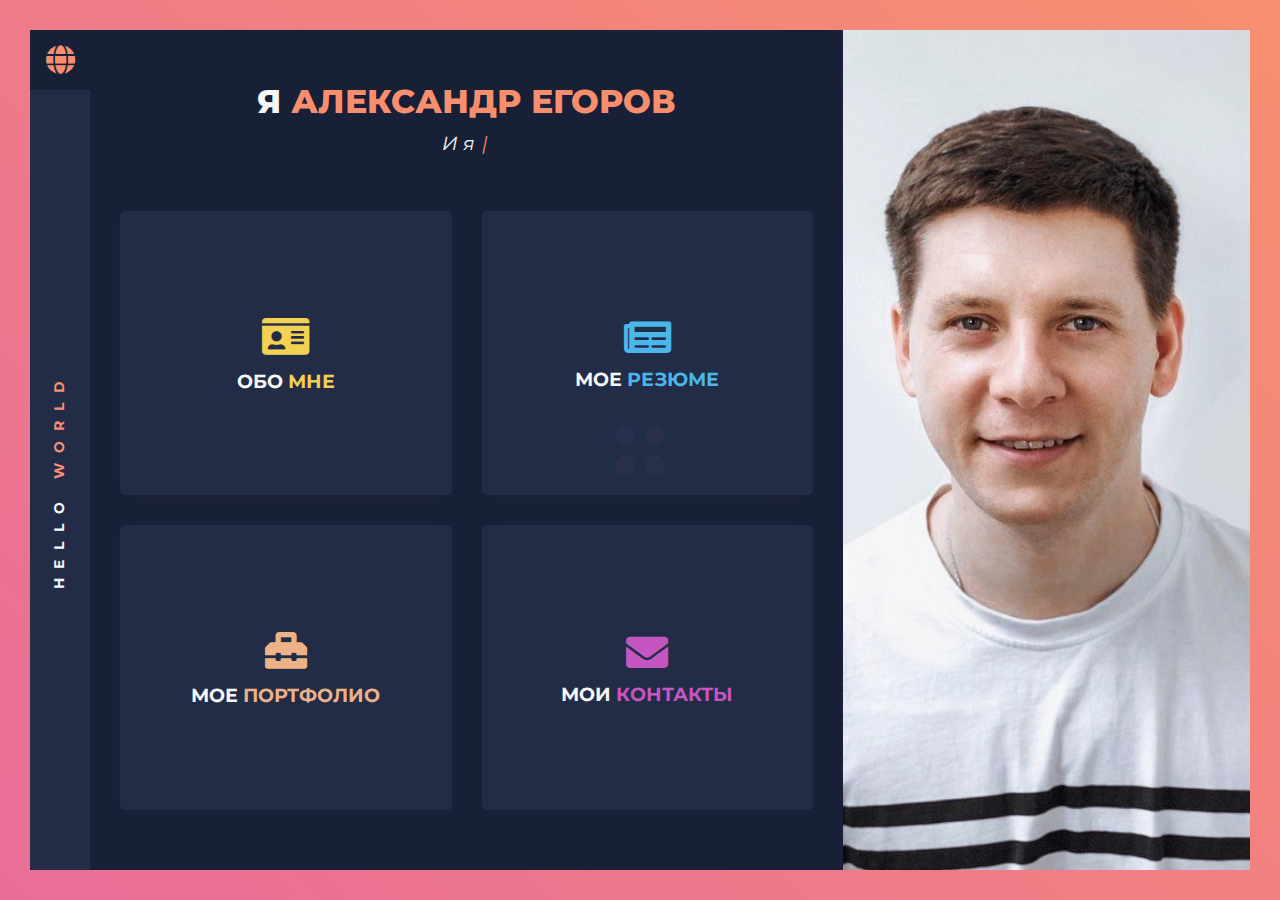
<file: index.html>
<!DOCTYPE html>
<html lang="ru" dir="ltr">
	<head>
		<meta charset="UTF-8">
		<meta http-equiv="X-UA-Compatible" content="IE=edge">
		<meta name="viewport" content="width=device-width, initial-scale=1.0, shrink-to-fit=no">

		<!-- Description -->
		<meta name="description" content="Сайт-портфолио разработчика Александра Егорова">

		<!-- Keywords -->
		<meta name="keywords" content="HTML-верстка, Frontend-разработка, JavaScript-разработка">

		<!-- Title -->
		<title>Александр Егоров</title>

		<!-- Google Fonts -->
		<link href="https://fonts.googleapis.com/css?family=Montserrat:400,400i,700,800%7COpen+Sans:400,400i,700" rel="stylesheet">

		<!-- CSS Files -->
		<link href="css/bootstrap-4.3.1.min.css" rel="stylesheet">
		<link href="css/fontawesome/css/all.min.css" rel="stylesheet">
		<link href="css/magnific-popup.min.css" rel="stylesheet">
		<link href="css/skins/skin6.min.css" rel="stylesheet">
    <link href="css/custom.min.css" rel="stylesheet">
    <link rel="shortcut icon" type="image/png" href="favicon.png"/>

		<!-- HTML5 shim and Respond.js for IE8 support of HTML5 elements and media queries -->
	    <!-- WARNING: Respond.js doesn't work if you view the page via file:// -->
	    <!--[if lt IE 9]>
	      <script src="https://oss.maxcdn.com/html5shiv/3.7.3/html5shiv.min.js"></script>
	      <script src="https://oss.maxcdn.com/respond/1.4.2/respond.min.js"></script>
	    <![endif]-->
	</head>
	<body>
		<!-- Pre Load Starts -->
	    <div id="pre-load">
	    	<div class="load-circle"></div>
	    </div>
	    <!-- Pre Load Ends -->
		<!-- Wrapper Starts -->
		<div id="wrapper">
			<div class="container-fluid">
				<div class="row no-gutters v-full">
					<!-- Left Wrapper Starts -->
					<div id="left-wrapper" class="col-12 col-lg-8">
						<!-- Main Content (Home) Starts -->
						<div id="home" class="main-content">
							<!-- Content Hanging On Home Section Starts -->
							<div class="hanging">
								<div class="logo-hanging">
									<i class="fas fa-globe"></i>
								</div>
								<div class="text-hanging">
									<div class="word">
										<h6>Hello <span>world</span></h6>
									</div>
								</div>
							</div>
							<!-- Content Hanging On Home Section Ends -->
							<!-- Inner Content Starts -->
							<div class="inner-content">
								<!-- Head Content Starts -->
								<div class="head-content">
									<h3>Я <span class="name">Александр Егоров</span></h3>
									<h5>И я <span class="passion"></span></h5>
								</div>
								<!-- Head Content Ends -->
								<!-- Content Starts -->
								<div class="content">
									<!-- About Menu Starts -->
									<div id="about-menu" class="box-wrapper">
										<div class="inner-box-wrapper">
											<a href="#about" class="menu-link">
												<div class="valign-center">
													<i class="fas fa-id-card fa-3x"></i>
													<h5>Обо <span>мне</span></h5>
												</div>
											</a>
										</div>
									</div>
									<!-- About Menu Ends -->
									<!-- Resume Menu Starts -->
									<div id="resume-menu" class="box-wrapper">
										<div class="inner-box-wrapper">
											<a href="#resume" class="menu-link">
												<div class="valign-center">
													<i class="fas fa-newspaper fa-3x"></i>
													<h5>Мое <span>резюме</span></h5>
												</div>
											</a>
										</div>
									</div>
									<!-- Resume Menu Ends -->
									<!-- Portfolio Menu Starts -->
									<div id="portfolio-menu" class="box-wrapper">
										<div class="inner-box-wrapper">
											<a href="#portfolio" class="menu-link">
												<div class="valign-center">
													<i class="fas fa-toolbox fa-3x"></i>
													<h5>Мое <span>портфолио</span></h5>
												</div>
											</a>
										</div>
									</div>
									<!-- Portfolio Menu Ends -->
									<!-- Contact Menu Starts -->
									<div id="contact-menu" class="box-wrapper">
										<div class="inner-box-wrapper">
											<a href="#contact" class="menu-link">
												<div class="valign-center">
													<i class="fas fa-envelope fa-3x"></i>
													<h5>Мои <span>контакты</span></h5>
												</div>
											</a>
										</div>
									</div>
									<!-- Contact Menu Ends -->
								</div>
								<!-- Content Ends -->
							</div>
							<!-- Inner Content Ends -->
						</div>
						<!-- Main Content (Home) Ends -->
						<!-- Main Content (About) Starts -->
						<div id="about" class="main-content">
							<!-- Close Button Starts -->
							<a href="#home" class="close-menu-link">
								<i class="close-button fas fa-times-circle fa-2x"></i>
							</a>
							<!-- Close Button Ends -->
							<!-- Content Hanging On About Section Starts -->
							<div class="hanging">
								<div class="logo-hanging">
									<i class="fas fa-id-card"></i>
								</div>
								<div class="text-hanging">
									<div class="word">
										<h6>Обо <span>мне</span></h6>
									</div>
								</div>
							</div>
							<!-- Content Hanging On About Section Ends -->
							<!-- Inner Content Starts -->
							<div class="inner-content">
								<!-- Head Content Starts -->
								<div class="head-content">
									<h3>Обо <span>мне</span></h3>
								</div>
								<!-- Head Content Ends -->
								<!-- Content Starts -->
								<div class="content">
									<!-- Personal Info Starts -->
									<div id="personal-info">
										<!-- Personal Info Heading Starts -->
										<h5>Персональная информация</h5>
										<!-- Personal Info Heading Ends -->
										<div class="row no-gutters">
                      <div class="profile-wrapper">
                        <!-- Profile Picture Starts -->
                        <div class="profile-picture"></div>
                        <!-- Profile Picture Ends -->
                        <!-- Summary Starts -->
                        <div class="summary">
                          <!-- Single Paragraph Starts -->
                          <p>Я Frontend-разработчик из Самары. Я очень увлечен и предан своей работе. Имею опыт работы и умею работать индивидуально или в команде. Разработка интерфейсов всегда было для меня хобби. Сейчас есть огромное желание изменить профиль деятельности и заниматься разработкой на постоянной основе. Готов непрерывно учиться новому и развивать свои навыки.</p>
                          <!-- Single Paragraph Ends -->
                        </div>
                        <!-- Summary Ends -->
                      </div>
											<!-- Single Profile Starts -->
											<div class="profile col-12 col-sm-6">
												<ul>
													<!-- Single Content On Profile Starts -->
													<li>
														<span class="label">
															<i class="fas fa-angle-double-right"></i><span>Имя</span>
														</span>
														<span class="dash">-</span>
														<span class="value">Александр</span>
													</li>
													<!-- Single Content On Profile Ends -->
													<!-- Single Content On Profile Starts -->
													<li>
														<span class="label">
															<i class="fas fa-angle-double-right"></i><span>Фамилия</span>
														</span>
														<span class="dash">-</span>
														<span class="value">Егоров</span>
													</li>
													<!-- Single Content On Profile Ends -->
													<!-- Single Content On Profile Starts -->
													<li>
														<span class="label">
															<i class="fas fa-angle-double-right"></i><span>Дата рождения</span>
														</span>
														<span class="dash">-</span>
														<span class="value">16 марта 1989</span>
													</li>
													<!-- Single Content On Profile Ends -->
													<!-- Single Content On Profile Starts -->
													<li>
														<span class="label">
															<i class="fas fa-angle-double-right"></i><span>Гражданство</span>
														</span>
														<span class="dash">-</span>
														<span class="value">Россия</span>
													</li>
													<!-- Single Content On Profile Ends -->
												</ul>
											</div>
											<!-- Single Profile Ends -->
											<!-- Single Profile Starts -->
											<div class="profile col-12 col-sm-6">
												<ul>
													<!-- Single Content On Profile Starts -->
													<li>
														<span class="label">
															<i class="fas fa-angle-double-right"></i><span>Телефон</span>
														</span>
														<span class="dash">-</span>
														<span class="value">+7 927 002 02 38</span>
													</li>
													<!-- Single Content On Profile Ends -->
													<!-- Single Content On Profile Starts -->
													<li>
														<span class="label">
															<i class="fas fa-angle-double-right"></i><span>Email</span>
														</span>
														<span class="dash">-</span>
														<span class="value">stigsanek@yandex.ru</span>
													</li>
													<!-- Single Content On Profile Ends -->
													<!-- Single Content On Profile Starts -->
													<li>
														<span class="label">
															<i class="fas fa-angle-double-right"></i><span>Местонахождение</span>
														</span>
														<span class="dash">-</span>
														<span class="value">Самара, Россия</span>
													</li>
													<!-- Single Content On Profile Ends -->
													<!-- Single Content On Profile Starts -->
													<li>
														<span class="label">
															<i class="fas fa-angle-double-right"></i><span>Языки</span>
														</span>
														<span class="dash">-</span>
														<span class="value">Английский, Немецкий</span>
													</li>
													<!-- Single Content On Profile Ends -->
												</ul>
											</div>
											<!-- Single Profile Ends -->
											<!-- Social Media Starts -->
											<div class="social-media col-12">
												<ul>
													<!-- Single Social Media Starts -->
													<li>
														<a href="https://vk.com/stigsanek">
															<span class="front">
																<i class="fab fa-vk"></i>
															</span>
															<span class="back">
																<i class="fab fa-vk"></i>
															</span>
														</a>
													</li>
													<!-- Single Social Media Ends -->
													<!-- Single Social Media Starts -->
													<li>
														<a href="https://twitter.com/stigsanek">
															<span class="front">
																<i class="fab fa-twitter"></i>
															</span>
															<span class="back">
																<i class="fab fa-twitter"></i>
															</span>
														</a>
													</li>
													<!-- Single Social Media Ends -->
													<!-- Single Social Media Starts -->
													<li>
														<a href="https://www.instagram.com/stigsanek">
															<span class="front">
																<i class="fab fa-instagram"></i>
															</span>
															<span class="back">
																<i class="fab fa-instagram"></i>
															</span>
														</a>
													</li>
													<!-- Single Social Media Ends -->
													<!-- Single Social Media Starts -->
													<li>
														<a href="https://github.com/stigsanek">
															<span class="front">
																<i class="fab fa-github"></i>
															</span>
															<span class="back">
																<i class="fab fa-github"></i>
															</span>
														</a>
													</li>
													<!-- Single Social Media Ends -->
												</ul>
											</div>
											<!-- Social Media Ends -->
											<!-- Button Wrapper Starts -->
											<div class="button-wrapper col-12">
												<!-- Single Button Starts -->
												<div class="single-button">
													<a href="https://yadi.sk/i/tvxYl3IXMp27ZQ" rel="noreferrer" target="_blank">
														<span class="front">
															<i class="fas fa-file-pdf"></i><span class="value">Скачать <span>резюме</span></span>
														</span>
														<span class="back">
															<i class="fas fa-file-pdf"></i><span class="value">Скачать <span>резюме</span></span>
														</span>
													</a>
												</div>
												<!-- Single Button Ends -->
												<!-- Single Button Starts -->
												<div class="single-button" id="contact-me">
													<a href="#contact" id="contact-button">
														<span class="front">
															<i class="fas fa-envelope"></i><span class="value">Мои <span>контакты</span></span>
														</span>
														<span class="back">
															<i class="fas fa-envelope"></i><span class="value">Мои <span>контакты</span></span>
														</span>
													</a>
												</div>
												<!-- Single Button Ends -->
											</div>
											<!-- Button Wrapper Ends -->
										</div>
									</div>
									<!-- Personal Info Ends -->
									<!-- Services Starts -->
									<div id="services">
										<!-- Services Heading Starts -->
										<h5>Услуги</h5>
										<!-- Services Heading Ends -->
										<div class="row no-gutters">
											<!-- Single Service Starts -->
											<div class="single-service col-sm-6 col-12">
												<ul>
													<li class="service-number">
														<span class="first-word">Услуга</span>
														<span class="second-word">01</span>
													</li>
													<li>
														<ul>
															<li class="service-name">
																<i class="fas fa-angle-double-right"></i><span> HTML-верстка</span>
															</li>
															<li class="service-body">Адаптивная и кроссбраузерная верстка страниц сайта по готовым макетам дизайнера.</li>
														</ul>
													</li>
												</ul>
											</div>
											<!-- Single Service Ends -->
											<!-- Single Service Starts -->
											<div class="single-service col-sm-6 col-12">
												<ul>
													<li class="service-number">
														<span class="first-word">Услуга</span>
														<span class="second-word">02</span>
													</li>
													<li>
														<ul>
															<li class="service-name">
																<i class="fas fa-angle-double-right"></i><span>JavaScript-разработка</span>
															</li>
															<li class="service-body">Разработка динамического интерфейса страниц сайта. Добавление интерактивности.</li>
														</ul>
													</li>
												</ul>
											</div>
											<!-- Single Service Ends -->
										</div>
									</div>
									<!-- Services Ends -->
								</div>
								<!-- Content Ends -->
							</div>
							<!-- Inner Content Ends -->
						</div>
						<!-- Main Content (About) Ends -->
						<!-- Main Content (Resume) Starts -->
						<div id="resume" class="main-content">
							<!-- Close Button Starts -->
							<a href="#home" class="close-menu-link">
								<i class="fas fa-times-circle fa-2x"></i>
							</a>
							<!-- Close Button Ends -->
							<!-- Content Hanging On Resume Section Starts -->
							<div class="hanging">
								<div class="logo-hanging">
									<i class="fas fa-newspaper"></i>
								</div>
								<div class="text-hanging">
									<div class="word">
										<h6>Мое <span>резюме</span></h6>
									</div>
								</div>
							</div>
							<!-- Content Hanging On Resume Section Ends -->
							<!-- Inner Content Starts -->
							<div class="inner-content">
								<!-- Head Content Starts -->
								<div class="head-content">
									<h3>Мое <span>резюме</span></h3>
								</div>
								<!-- Head Content Ends -->
								<!-- Content Starts -->
								<div class="content">
									<!-- Skills Starts -->
									<div class="skills">
										<!-- Skills Heading Starts -->
										<h5>Навыки</h5>
										<!-- Skills Heading Ends -->
										<div class="row no-gutters">
											<!-- Single Skills Wrapper Starts -->
											<div class="single-skills-wrapper col-12 col-sm-6">
												<ul>
													<!-- Skills Heading Starts -->
													<li class="skills-heading">
														<span class="first-word">Soft</span>
														<span class="second-word">Skills</span>
													</li>
													<!-- Skills Heading Ends -->
													<li>
														<ul>
															<!-- Single Skill Starts -->
															<li class="single-skill">
																<ul>
																	<li class="skill-name">
																		<i class="fas fa-angle-double-right"></i><span>Лидерство</span>
																	</li>
																	<!-- Range Of Percentage 0% - 100% -->
																	<li class="percentage">75%</li>
																	<li class="progress-wrapper">
																		<span class="progress"></span>
																	</li>
																</ul>
															</li>
															<!-- Single Skill Ends -->
															<!-- Single Skill Starts -->
															<li class="single-skill">
																<ul>
																	<li class="skill-name">
																		<i class="fas fa-angle-double-right"></i><span>Работа в команде</span>
																	</li>
																	<!-- Range Of Percentage 0% - 100% -->
																	<li class="percentage">85%</li>
																	<li class="progress-wrapper">
																		<span class="progress"></span>
																	</li>
																</ul>
															</li>
															<!-- Single Skill Ends -->
															<!-- Single Skill Starts -->
															<li class="single-skill">
																<ul>
																	<li class="skill-name">
																		<i class="fas fa-angle-double-right"></i><span>Коммуникации</span>
																	</li>
																	<!-- Range Of Percentage 0% - 100% -->
																	<li class="percentage">80%</li>
																	<li class="progress-wrapper">
																		<span class="progress"></span>
																	</li>
																</ul>
															</li>
															<!-- Single Skill Ends -->
															<!-- Single Skill Starts -->
															<li class="single-skill">
																<ul>
																	<li class="skill-name">
																		<i class="fas fa-angle-double-right"></i><span>Решение проблем</span>
																	</li>
																	<!-- Range Of Percentage 0% - 100% -->
																	<li class="percentage">90%</li>
																	<li class="progress-wrapper">
																		<span class="progress"></span>
																	</li>
																</ul>
															</li>
															<!-- Single Skill Ends -->
														</ul>
													</li>
												</ul>
											</div>
											<!-- Single Skills Wrapper Ends -->
											<!-- Single Skills Wrapper Starts -->
											<div class="single-skills-wrapper col-12 col-sm-6">
												<ul>
													<!-- Skills Heading Starts -->
													<li class="skills-heading">
														<span class="first-word">Hard</span>
														<span class="second-word">Skills</span>
													</li>
													<!-- Skills Heading Ends -->
													<li>
														<ul>
															<!-- Single Skill Starts -->
															<li class="single-skill">
																<ul>
																	<li class="skill-name">
																		<i class="fas fa-angle-double-right"></i><span>HTML5 / CSS3</span>
																	</li>
																	<!-- Range Of Percentage 0% - 100% -->
																	<li class="percentage">90%</li>
																	<li class="progress-wrapper">
																		<span class="progress"></span>
																	</li>
																</ul>
															</li>
															<!-- Single Skill Ends -->
															<!-- Single Skill Starts -->
															<li class="single-skill">
																<ul>
																	<li class="skill-name">
																		<i class="fas fa-angle-double-right"></i><span>Less / Sass </span>
																	</li>
																	<!-- Range Of Percentage 0% - 100% -->
																	<li class="percentage">80%</li>
																	<li class="progress-wrapper">
																		<span class="progress"></span>
																	</li>
																</ul>
															</li>
															<!-- Single Skill Ends -->
															<!-- Single Skill Starts -->
															<li class="single-skill">
																<ul>
																	<li class="skill-name">
																		<i class="fas fa-angle-double-right"></i><span>JavaScript</span>
																	</li>
																	<!-- Range Of Percentage 0% - 100% -->
																	<li class="percentage">70%</li>
																	<li class="progress-wrapper">
																		<span class="progress"></span>
																	</li>
																</ul>
															</li>
															<!-- Single Skill Ends -->
															<!-- Single Skill Starts -->
															<li class="single-skill">
																<ul>
																	<li class="skill-name">
																		<i class="fas fa-angle-double-right"></i><span>Git</span>
																	</li>
																	<!-- Range Of Percentage 0% - 100% -->
																	<li class="percentage">85%</li>
																	<li class="progress-wrapper">
																		<span class="progress"></span>
																	</li>
																</ul>
															</li>
															<!-- Single Skill Ends -->
														</ul>
													</li>
												</ul>
											</div>
											<!-- Single Skills Wrapper Ends -->
										</div>
									</div>
									<!-- Skills Ends -->
									<!-- Education Starts -->
									<div class="education">
										<!-- Education Heading Starts -->
										<h5>Образование</h5>
										<!-- Education Heading Ends -->
										<div class="row no-gutters">
											<!-- Single Education Starts -->
											<div class="single-education col-sm-6 col-12">
												<ul>
													<li class="education-when-where">
														<span class="when">2019</span>
														<span class="where">HTML Academy</span>
													</li>
													<li>
														<ul>
															<li class="education-name">
																<i class="fas fa-angle-double-right"></i><span>JavaScript-разработчик</span>
															</li>
															<li class="education-body">Разработка JavaScript-приложений с использованием встроенных API. Формирование модулей, использвание структуры данных и работа с сетью.</li>
														</ul>
													</li>
												</ul>
											</div>
											<!-- Single Education Ends -->
											<!-- Single Education Starts -->
											<div class="single-education col-sm-6 col-12">
												<ul>
													<li class="education-when-where">
														<span class="when">2018</span>
														<span class="where">HTML Academy</span>
													</li>
													<li>
														<ul>
															<li class="education-name">
																<i class="fas fa-angle-double-right"></i><span>HTML-верстальщик</span>
															</li>
															<li class="education-body">Профессиональная адаптивная верстка с использоавнием методологии БЭМ, препроцессоров и автоматизации сборки проектов.</li>
														</ul>
													</li>
												</ul>
											</div>
											<!-- Single Education Ends -->
											<!-- Single Education Starts -->
											<div class="single-education col-sm-6 col-12">
												<ul>
													<li class="education-when-where">
														<span class="when">2016</span>
														<span class="where">Сбербанк</span>
													</li>
													<li>
														<ul>
															<li class="education-name">
																<i class="fas fa-angle-double-right"></i><span>Lean Six Sigma</span>
															</li>
															<li class="education-body">Cовместная командная работа по повышению производительности за счет систематического устранения потерь и уменьшения вариаций.</li>
														</ul>
													</li>
												</ul>
											</div>
											<!-- Single Education Ends -->
											<!-- Single Education Starts -->
											<div class="single-education col-sm-6 col-12">
												<ul>
													<li class="education-when-where">
														<span class="when">2006 - 2011</span>
														<span class="where">СамГУ</span>
													</li>
													<li>
														<ul>
															<li class="education-name">
																<i class="fas fa-angle-double-right"></i><span>Физик</span>
															</li>
															<li class="education-body">Компьютерное моделирование процесса одновременного легирования структур карбида кремния ионами фосфора и бора.</li>
														</ul>
													</li>
												</ul>
											</div>
											<!-- Single Education Ends -->
										</div>
									</div>
									<!-- Education Ends -->
									<!-- Experience Starts -->
									<div class="experience">
										<!-- Experience Heading Starts -->
										<h5>Опыт</h5>
										<!-- Experience Heading Ends -->
										<div class="row no-gutters">
											<!-- Single Experience Starts -->
											<div class="single-experience col-sm-6 col-12">
												<ul>
													<li class="experience-when-where">
														<span class="when">2018 - 2019</span>
														<span class="where">ГБУ ЦКО</span>
													</li>
													<li>
														<ul>
															<li class="experience-name">
																<i class="fas fa-angle-double-right"></i><span>Главный аналитик</span>
															</li>
															<li class="experience-body">Разработка и внедрение новых технологий по созданию информационного банка данных по объектам недвижимости всех форм собственности.</li>
														</ul>
													</li>
												</ul>
											</div>
											<!-- Single Experience Ends -->
											<!-- Single Experience Starts -->
											<div class="single-experience col-sm-6 col-12">
												<ul>
													<li class="experience-when-where">
														<span class="when">2016 - 2018</span>
														<span class="where">Сбербанк</span>
													</li>
													<li>
														<ul>
															<li class="experience-name">
																<i class="fas fa-angle-double-right"></i><span>Менеджер Lean Six Sigma</span>
															</li>
															<li class="experience-body">Оптимизация банковских процессов, направленная на повышение производительности работы подразделений.</li>
														</ul>
													</li>
												</ul>
											</div>
											<!-- Single Experience Ends -->
											<!-- Single Experience Starts -->
											<div class="single-experience col-sm-6 col-12">
												<ul>
													<li class="experience-when-where">
														<span class="when">2014 - 2016</span>
														<span class="where">Сбербанк</span>
													</li>
													<li>
														<ul>
															<li class="experience-name">
																<i class="fas fa-angle-double-right"></i><span>Эксперт</span>
															</li>
															<li class="experience-body">Выстраивание технологических процессов банка. Внедрение электронного документооборота с Федеральной службой судебных приставов.</li>
														</ul>
													</li>
												</ul>
											</div>
											<!-- Single Experience Ends -->
											<!-- Single Experience Starts -->
											<div class="single-experience col-sm-6 col-12">
												<ul>
													<li class="experience-when-where">
														<span class="when">2012 - 2014</span>
														<span class="where">Сбербанк</span>
													</li>
													<li>
														<ul>
															<li class="experience-name">
																<i class="fas fa-angle-double-right"></i><span>Главный специалист</span>
															</li>
															<li class="experience-body">Разработка функциональных требований и технических заданий на автоматизацию, участие в проектах по автоматизации процессов.</li>
														</ul>
													</li>
												</ul>
											</div>
											<!-- Single Experience Ends -->
										</div>
									</div>
									<!-- Experience Ends -->
									<!-- Fun Facts Starts -->
									<div class="fun-facts">
										<!-- Fun Facts Heading Starts -->
										<h5>Интересные факты</h5>
										<!-- Fun Facts Heading Ends -->
										<div class="row no-gutters">
											<!-- Single Fun Fact Starts -->
											<div class="single-fun-fact col-12 col-sm-4">
												<ul>
													<li class="fun-fact-icon">
														<i class="fas fa-business-time fa-3x"></i>
													</li>
													<li class="fun-fact-value">1+</li>
													<li class="fun-fact-body">
														<i class="fas fa-angle-double-right"></i><span>Год опыта</span>
													</li>
												</ul>
											</div>
											<!-- Single Fun Fact Ends -->
											<!-- Single Fun Fact Starts -->
											<div class="single-fun-fact col-12 col-sm-4">
												<ul>
													<li class="fun-fact-icon">
														<i class="fas fa-handshake fa-3x"></i>
													</li>
													<li class="fun-fact-value">10+</li>
													<li class="fun-fact-body">
														<i class="fas fa-angle-double-right"></i><span>Выполненных проектов</span>
													</li>
												</ul>
											</div>
											<!-- Single Fun Fact Ends -->
											<!-- Single Fun Fact Starts -->
											<div class="single-fun-fact col-12 col-sm-4">
												<ul>
													<li class="fun-fact-icon">
														<i class="fas fa-heart fa-3x"></i>
													</li>
													<li class="fun-fact-value">13+</li>
													<li class="fun-fact-body">
														<i class="fas fa-angle-double-right"></i><span>Счастливых клиентов</span>
													</li>
												</ul>
											</div>
											<!-- Single Fun Fact Ends -->
										</div>
									</div>
									<!-- Fun Facts Ends -->
									<!-- Button Wrapper Starts -->
									<div class="button-wrapper">
										<!-- Single Button Starts -->
										<a href="https://yadi.sk/i/tvxYl3IXMp27ZQ" rel="noreferrer" target="_blank">
											<span class="front">
												<i class="fas fa-file-pdf"></i><span class="value">Скачать <span>резюме</span></span>
											</span>
											<span class="back">
												<i class="fas fa-file-pdf"></i><span class="value">Скачать <span>резюме</span></span>
											</span>
										</a>
										<!-- Single Button Ends -->
									</div>
									<!-- Button Wrapper Ends -->
								</div>
								<!-- Content Ends -->
							</div>
							<!-- Inner Content Ends -->
						</div>
						<!-- Main Content (Resume) Ends -->
						<!-- Main Content (Portfolio) Starts -->
						<div id="portfolio" class="main-content">
							<!-- Close Button Starts -->
							<a href="#home" class="close-menu-link">
								<i class="close-button fas fa-times-circle fa-2x"></i>
							</a>
							<!-- Close Button Ends -->
							<!-- Content Hanging On Portfolio Section Starts -->
							<div class="hanging">
								<div class="logo-hanging">
									<i class="fas fa-toolbox"></i>
								</div>
								<div class="text-hanging">
									<div class="word">
										<h6>Мое <span>портфолио</span></h6>
									</div>
								</div>
							</div>
							<!-- Content Hanging On Portfolio Section Ends -->
							<!-- Inner Content Starts -->
							<div class="inner-content">
								<!-- Head Content Starts -->
								<div class="head-content">
									<h3>Мое <span>портфолио</span></h3>
								</div>
								<!-- Head Content Ends -->
								<!-- Content Starts -->
								<div class="content">
									<!-- Projects Starts -->
									<div id="projects">
										<!-- Projects Heading Starts -->
										<h5>Проекты</h5>
										<!-- Projects Heading Ends -->
										<div class="row no-gutters">
											<!-- Portfolio Filter Starts -->
											<div class="portfolio-filter col-12">
												<ul>
													<!-- Single Filter Starts -->
													<li>
														<a href="#" data-filter="*" class="current">Все</a>
													</li>
													<!-- Single Filter Ends -->
													<!-- Single Filter Starts -->
													<li>
														<a href="#" data-filter=".html-css">HTML и CSS</a>
													</li>
													<!-- Single Filter Ends -->
													<!-- Single Filter Starts -->
													<li>
														<a href="#" data-filter=".javascript">JavaScript</a>
													</li>
													<!-- Single Filter Ends -->
												</ul>
											</div>
											<!-- Portfolio Filter Ends -->
											<!-- Portfolio Item Starts -->
											<div class="portfolio-item col-12">
												<div class="item-wrapper row">
                          <!-- Single Item Starts -->
													<div class="item javascript col-md-4 col-sm-6 col-12">
                            <!-- Image Starts -->
                            <div class="image">
                              <picture>
                                <source type="image/webp" srcset="img/projects/directory.webp">
                                <img src="img/projects/directory.jpg" alt="Проект Справочник сотрудников организации">
                              </picture>
                            </div>
                            <!-- Image Ends -->
                            <!-- Overlay Starts -->
                            <div class="overlay">
                              <!-- View More (Button) Starts -->
                              <a class="view-more" href="#directory">
                                <span class="front">
                                  <i class="far fa-eye"></i><span class="value"><span>Смотреть</span></span>
                                </span>
                                <span class="back">
                                  <i class="far fa-eye"></i><span class="value"><span>Смотреть</span></span>
                                </span>
                              </a>
                              <!-- View More (Button) Ends -->
                              <!-- Image Info Starts -->
                              <div class="image-info">
                                <!-- Project Name Starts -->
                                <span class="project-name">Справочник сотрудников организации</span>
                                <!-- Project Name Ends -->
                                <!-- Project Tags Starts -->
                                <span class="project-tags">
                                  <!-- Tag Icon Starts -->
                                  <span class="tag-icon">
                                    <i class="fas fa-tags"></i>
                                  </span>
                                  <!-- Tag Icon Ends -->
                                  <!-- Tag Label Starts -->
                                  <span class="tag-label">JavaScript</span>
                                  <!-- Tag Label Ends -->
                                </span>
                                <!-- Project Tags Ends -->
                              </div>
                              <!-- Image Info Ends -->
                            </div>
                            <!-- Overlay Ends -->
                            <!-- Project Popup Starts -->
                            <div id="directory" class="project-popup mfp-hide">
                              <!-- Project Picture On Popup Starts -->
                              <picture>
                                <source type="image/webp" srcset="img/projects/directory.webp">
                                <img class="project-picture" src="img/projects/directory.jpg" alt="Проект Справочник сотрудников организации">
                              </picture>
                              <!-- Project Picture On Popup Ends -->
                              <!-- Project Name Starts -->
                              <h5 class="project-name">Справочник сотрудников организации</h5>
                              <!-- Project Name Ends -->
                              <!-- Project Info Starts -->
                              <div class="project-info">
                                <!-- List Info Project Starts -->
                                <ul class="list-info-project">
                                  <!-- Single List Starts -->
                                  <li>
                                    <span class="label">Клиент</span>
                                    <span class="separator">:</span>
                                    <span class="value">ГБУ СО Центр кадастровой оценки</span>
                                  </li>
                                  <!-- Single List Ends -->
                                  <!-- Single List Starts -->
                                  <li>
                                    <span class="label">Дата</span>
                                    <span class="separator">:</span>
                                    <span class="value">04 сентября 2019</span>
                                  </li>
                                  <!-- Single List Ends -->
                                  <!-- Single List Starts -->
                                  <li>
                                    <span class="label">Категория</span>
                                    <span class="separator">:</span>
                                    <span class="value">JavaScript</span>
                                  </li>
                                  <!-- Single List Ends -->
                                </ul>
                                <!-- List Info Project Ends -->
                                <!-- Project Description Starts -->
                                <div class="project-description">
                                  <!-- Single Paragraph Starts -->
                                  <p>Универсальный шаблон для создания справочника небольшой организации. Для использования приложения не нужен сервер, так как все данные хранятся в виде объекта JavaScript.</p>
                                  <!-- Single Paragraph Ends -->
                                </div>
                                <!-- Project Description Ends -->
                              </div>
                              <!-- Project Info Ends -->
                              <!-- Project Source Button Starts -->
                              <a class="project-source" href="projects/directory/index.html" target="_blank">
                                <span class="front">
                                  <i class="fas fa-long-arrow-alt-right"></i>
                                  <span class="value"><span>Проект</span></span>
                                </span>
                                <span class="back">
                                  <i class="fas fa-long-arrow-alt-right"></i>
                                  <span class="value"><span>Проект</span></span>
                                </span>
                              </a>
                              <!-- Project Source Button Ends -->
                            </div>
                            <!-- Project Popup Ends -->
                          </div>
                          <!-- Single Item Ends -->
													<!-- Single Item Starts -->
													<div class="item javascript col-md-4 col-sm-6 col-12">
														<!-- Image Starts -->
														<div class="image">
                              <picture>
                                <source type="image/webp" srcset="img/projects/kekstagram.webp">
                                <img src="img/projects/kekstagram.jpg" alt="Проект Kekstagram">
                              </picture>
														</div>
														<!-- Image Ends -->
														<!-- Overlay Starts -->
														<div class="overlay">
															<!-- View More (Button) Starts -->
															<a class="view-more" href="#kekstagram">
																<span class="front">
																	<i class="far fa-eye"></i><span class="value"><span>Смотреть</span></span>
																</span>
																<span class="back">
																	<i class="far fa-eye"></i><span class="value"><span>Смотреть</span></span>
																</span>
															</a>
															<!-- View More (Button) Ends -->
															<!-- Image Info Starts -->
															<div class="image-info">
																<!-- Project Name Starts -->
																<span class="project-name">Kekstagram</span>
																<!-- Project Name Ends -->
																<!-- Project Tags Starts -->
																<span class="project-tags">
																	<!-- Tag Icon Starts -->
																	<span class="tag-icon">
																		<i class="fas fa-tags"></i>
																	</span>
																	<!-- Tag Icon Ends -->
																	<!-- Tag Label Starts -->
																	<span class="tag-label">JavaScript</span>
																	<!-- Tag Label Ends -->
																</span>
																<!-- Project Tags Ends -->
															</div>
															<!-- Image Info Ends -->
														</div>
														<!-- Overlay Ends -->
														<!-- Project Popup Starts -->
														<div id="kekstagram" class="project-popup mfp-hide">
                              <!-- Project Picture On Popup Starts -->
                              <picture>
                                <source type="image/webp" srcset="img/projects/kekstagram.webp">
                                <img class="project-picture" src="img/projects/kekstagram.jpg" alt="Проект Kekstagram">
                              </picture>
															<!-- Project Picture On Popup Ends -->
															<!-- Project Name Starts -->
															<h5 class="project-name">Kekstagram</h5>
															<!-- Project Name Ends -->
															<!-- Project Info Starts -->
															<div class="project-info">
																<!-- List Info Project Starts -->
																<ul class="list-info-project">
																	<!-- Single List Starts -->
																	<li>
																		<span class="label">Клиент</span>
																		<span class="separator">:</span>
																		<span class="value">HTML Academy</span>
																	</li>
																	<!-- Single List Ends -->
																	<!-- Single List Starts -->
																	<li>
																		<span class="label">Дата</span>
																		<span class="separator">:</span>
																		<span class="value">25 июля 2019</span>
																	</li>
																	<!-- Single List Ends -->
																	<!-- Single List Starts -->
																	<li>
																		<span class="label">Категория</span>
																		<span class="separator">:</span>
																		<span class="value">JavaScript</span>
																	</li>
																	<!-- Single List Ends -->
																</ul>
																<!-- List Info Project Ends -->
																<!-- Project Description Starts -->
																<div class="project-description">
																	<!-- Single Paragraph Starts -->
																	<p>Сервис просмотра фотографий. Пользователи могут выкладывать свои фотографии, предварительно редактируя их и накладывая фильтры или просматривать фотографии, загруженные ранее другими пользователями.</p>
																	<!-- Single Paragraph Ends -->
																</div>
																<!-- Project Description Ends -->
															</div>
															<!-- Project Info Ends -->
															<!-- Project Source Button Starts -->
															<a class="project-source" href="projects/kekstagram/index.html" target="_blank">
																<span class="front">
																	<i class="fas fa-long-arrow-alt-right"></i>
																	<span class="value"><span>Проект</span></span>
																</span>
																<span class="back">
																	<i class="fas fa-long-arrow-alt-right"></i>
																	<span class="value"><span>Проект</span></span>
																</span>
															</a>
															<!-- Project Source Button Ends -->
														</div>
														<!-- Project Popup Ends -->
													</div>
													<!-- Single Item Ends -->
													<!-- Single Item Starts -->
													<div class="item javascript col-md-4 col-sm-6 col-12">
														<!-- Image Starts -->
														<div class="image">
                              <picture>
                                <source type="image/webp" srcset="img/projects/keksobooking.webp">
                                <img src="img/projects/keksobooking.jpg" alt="Проект Keksobooking">
                              </picture>
														</div>
														<!-- Image Ends -->
														<!-- Overlay Starts -->
														<div class="overlay">
															<!-- View More (Button) Starts -->
															<a class="view-more" href="#keksobooking">
																<span class="front">
																	<i class="far fa-eye"></i><span class="value"><span>Смотреть</span></span>
																</span>
																<span class="back">
																	<i class="far fa-eye"></i><span class="value"><span>Смотреть</span></span>
																</span>
															</a>
															<!-- View More (Button) Ends -->
															<!-- Image Info Starts -->
															<div class="image-info">
																<!-- Project Name Starts -->
																<span class="project-name">Keksobooking</span>
																<!-- Project Name Ends -->
																<!-- Project Tags Starts -->
																<span class="project-tags">
																	<!-- Tag Icon Starts -->
																	<span class="tag-icon">
																		<i class="fas fa-tags"></i>
																	</span>
																	<!-- Tag Icon Ends -->
																	<!-- Tag Label Starts -->
																	<span class="tag-label">JavaScript</span>
																	<!-- Tag Label Ends -->
																</span>
																<!-- Project Tags Ends -->
															</div>
															<!-- Image Info Ends -->
														</div>
														<!-- Overlay Ends -->
														<!-- Project Popup Starts -->
														<div id="keksobooking" class="project-popup mfp-hide">
                              <!-- Project Picture On Popup Starts -->
                              <picture>
                                <source type="image/webp" srcset="img/projects/keksobooking.webp">
                                <img class="project-picture" src="img/projects/keksobooking.jpg" alt="Проект Keksobooking">
                              </picture>
															<!-- Project Picture On Popup Ends -->
															<!-- Project Name Starts -->
															<h5 class="project-name">Keksobooking</h5>
															<!-- Project Name Ends -->
															<!-- Project Info Starts -->
															<div class="project-info">
																<!-- List Info Project Starts -->
																<ul class="list-info-project">
																	<!-- Single List Starts -->
																	<li>
																		<span class="label">Клиент</span>
																		<span class="separator">:</span>
																		<span class="value">HTML Academy</span>
																	</li>
																	<!-- Single List Ends -->
																	<!-- Single List Starts -->
																	<li>
																		<span class="label">Дата</span>
																		<span class="separator">:</span>
																		<span class="value">13 июля 2019</span>
																	</li>
																	<!-- Single List Ends -->
																	<!-- Single List Starts -->
																	<li>
																		<span class="label">Категория</span>
																		<span class="separator">:</span>
																		<span class="value">JavaScript</span>
																	</li>
																	<!-- Single List Ends -->
																</ul>
																<!-- List Info Project Ends -->
																<!-- Project Description Starts -->
																<div class="project-description">
																	<!-- Single Paragraph Starts -->
																	<p>Сервис размещения объявлений об аренде недвижимости в Токио. Пользователи делятся информацией о своём объекте недвижимости, размещают фотографии, указывают адрес, перемещая метку по карте города. Кроме этого, можно посмотреть на объявления, размещённые другими пользователями.</p>
																	<!-- Single Paragraph Ends -->
																</div>
																<!-- Project Description Ends -->
															</div>
															<!-- Project Info Ends -->
															<!-- Project Source Button Starts -->
															<a class="project-source" href="projects/keksobooking/index.html" target="_blank">
																<span class="front">
																	<i class="fas fa-long-arrow-alt-right"></i>
																	<span class="value"><span>Проект</span></span>
																</span>
																<span class="back">
																	<i class="fas fa-long-arrow-alt-right"></i>
																	<span class="value"><span>Проект</span></span>
																</span>
															</a>
															<!-- Project Source Button Ends -->
														</div>
														<!-- Project Popup Ends -->
													</div>
													<!-- Single Item Ends -->
													<!-- Single Item Starts -->
													<div class="item javascript col-md-4 col-sm-6 col-12">
														<!-- Image Starts -->
														<div class="image">
                              <picture>
                                <source type="image/webp" srcset="img/projects/code-and-magick.webp">
                                <img src="img/projects/code-and-magick.jpg" alt="Проект Code and magick">
                              </picture>
														</div>
														<!-- Image Ends -->
														<!-- Overlay Starts -->
														<div class="overlay">
															<!-- View More (Button) Starts -->
															<a class="view-more" href="#code-and-magick">
																<span class="front">
																	<i class="far fa-eye"></i><span class="value"><span>Смотреть</span></span>
																</span>
																<span class="back">
																	<i class="far fa-eye"></i><span class="value"><span>Смотреть</span></span>
																</span>
															</a>
															<!-- View More (Button) Ends -->
															<!-- Image Info Starts -->
															<div class="image-info">
																<!-- Project Name Starts -->
																<span class="project-name">Code and magick</span>
																<!-- Project Name Ends -->
																<!-- Project Tags Starts -->
																<span class="project-tags">
																	<!-- Tag Icon Starts -->
																	<span class="tag-icon">
																		<i class="fas fa-tags"></i>
																	</span>
																	<!-- Tag Icon Ends -->
																	<!-- Tag Label Starts -->
																	<span class="tag-label">JavaScript</span>
																	<!-- Tag Label Ends -->
																</span>
																<!-- Project Tags Ends -->
															</div>
															<!-- Image Info Ends -->
														</div>
														<!-- Overlay Ends -->
														<!-- Project Popup Starts -->
														<div id="code-and-magick" class="project-popup mfp-hide">
                              <!-- Project Picture On Popup Starts -->
                              <picture>
                                <source type="image/webp" srcset="img/projects/code-and-magick.webp">
                                <img class="project-picture" src="img/projects/code-and-magick.jpg" alt="Проект Code and magick">
                              </picture>
															<!-- Project Picture On Popup Ends -->
															<!-- Project Name Starts -->
															<h5 class="project-name">Code and magick</h5>
															<!-- Project Name Ends -->
															<!-- Project Info Starts -->
															<div class="project-info">
																<!-- List Info Project Starts -->
																<ul class="list-info-project">
																	<!-- Single List Starts -->
																	<li>
																		<span class="label">Клиент</span>
																		<span class="separator">:</span>
																		<span class="value">HTML Academy</span>
																	</li>
																	<!-- Single List Ends -->
																	<!-- Single List Starts -->
																	<li>
																		<span class="label">Дата</span>
																		<span class="separator">:</span>
																		<span class="value">08 июля 2019</span>
																	</li>
																	<!-- Single List Ends -->
																	<!-- Single List Starts -->
																	<li>
																		<span class="label">Категория</span>
																		<span class="separator">:</span>
																		<span class="value">JavaScript</span>
																	</li>
																	<!-- Single List Ends -->
																</ul>
																<!-- List Info Project Ends -->
																<!-- Project Description Starts -->
																<div class="project-description">
																	<!-- Single Paragraph Starts -->
																	<p>Демо-страница игры-платформера «Код и Магия», на которой можно поиграть в игру, а в специальном окне настроить внешний вид игрового персонажа, купить для него артефакты, которые помогают в игре и посмотреть на похожих персонажей других игроков.</p>
																	<!-- Single Paragraph Ends -->
																</div>
																<!-- Project Description Ends -->
															</div>
															<!-- Project Info Ends -->
															<!-- Project Source Button Starts -->
															<a class="project-source" href="projects/code-and-magick/index.html" target="_blank">
																<span class="front">
																	<i class="fas fa-long-arrow-alt-right"></i>
																	<span class="value"><span>Проект</span></span>
																</span>
																<span class="back">
																	<i class="fas fa-long-arrow-alt-right"></i>
																	<span class="value"><span>Проект</span></span>
																</span>
															</a>
															<!-- Project Source Button Ends -->
														</div>
														<!-- Project Popup Ends -->
													</div>
													<!-- Single Item Ends -->
													<!-- Single Item Starts -->
													<div class="item html-css col-md-4 col-sm-6 col-12">
														<!-- Image Starts -->
														<div class="image">
                              <picture>
                                <source type="image/webp" srcset="img/projects/pink.webp">
                                <img src="img/projects/pink.jpg" alt="Проект Pink">
                              </picture>
														</div>
														<!-- Image Ends -->
														<!-- Overlay Starts -->
														<div class="overlay">
															<!-- View More (Button) Starts -->
															<a class="view-more" href="#pink">
																<span class="front">
																	<i class="far fa-eye"></i><span class="value"><span>Смотреть</span></span>
																</span>
																<span class="back">
																	<i class="far fa-eye"></i><span class="value"><span>Смотреть</span></span>
																</span>
															</a>
															<!-- View More (Button) Ends -->
															<!-- Image Info Starts -->
															<div class="image-info">
																<!-- Project Name Starts -->
																<span class="project-name">Pink</span>
																<!-- Project Name Ends -->
																<!-- Project Tags Starts -->
																<span class="project-tags">
																	<!-- Tag Icon Starts -->
																	<span class="tag-icon">
																		<i class="fas fa-tags"></i>
																	</span>
																	<!-- Tag Icon Ends -->
																	<!-- Tag Label Starts -->
																	<span class="tag-label">HTML и CSS</span>
																	<!-- Tag Label Ends -->
																</span>
																<!-- Project Tags Ends -->
															</div>
															<!-- Image Info Ends -->
														</div>
														<!-- Overlay Ends -->
														<!-- Project Popup Starts -->
														<div id="pink" class="project-popup mfp-hide">
                              <!-- Project Picture On Popup Starts -->
                              <picture>
                                <source type="image/webp" srcset="img/projects/pink.webp">
                                <img class="project-picture" src="img/projects/pink.jpg" alt="Проект Pink">
                              </picture>
															<!-- Project Picture On Popup Ends -->
															<!-- Project Name Starts -->
															<h5 class="project-name">Pink</h5>
															<!-- Project Name Ends -->
															<!-- Project Info Starts -->
															<div class="project-info">
																<!-- List Info Project Starts -->
																<ul class="list-info-project">
																	<!-- Single List Starts -->
																	<li>
																		<span class="label">Клиент</span>
																		<span class="separator">:</span>
																		<span class="value">HTML Academy</span>
																	</li>
																	<!-- Single List Ends -->
																	<!-- Single List Starts -->
																	<li>
																		<span class="label">Дата</span>
																		<span class="separator">:</span>
																		<span class="value">26 декабря 2018</span>
																	</li>
																	<!-- Single List Ends -->
																	<!-- Single List Starts -->
																	<li>
																		<span class="label">Категория</span>
																		<span class="separator">:</span>
																		<span class="value">HTML и CSS</span>
																	</li>
																	<!-- Single List Ends -->
																</ul>
																<!-- List Info Project Ends -->
																<!-- Project Description Starts -->
																<div class="project-description">
																	<!-- Single Paragraph Starts -->
																	<p>Адаптивный сайт мобильного приложения для раскрашивания серых будней в розовый цвет. Верстка 3 страниц по методолгии БЭМ c использованием препроцессора Sass, адаптивной и ретиновой графики. Сборка на Gulp.</p>
																	<!-- Single Paragraph Ends -->
																</div>
																<!-- Project Description Ends -->
															</div>
															<!-- Project Info Ends -->
															<!-- Project Source Button Starts -->
															<a class="project-source" href="projects/pink/index.html" target="_blank">
																<span class="front">
																	<i class="fas fa-long-arrow-alt-right"></i>
																	<span class="value"><span>Проект</span></span>
																</span>
																<span class="back">
																	<i class="fas fa-long-arrow-alt-right"></i>
																	<span class="value"><span>Проект</span></span>
																</span>
															</a>
															<!-- Project Source Button Ends -->
														</div>
														<!-- Project Popup Ends -->
													</div>
													<!-- Single Item Ends -->
													<!-- Single Item Starts -->
													<div class="item html-css col-md-4 col-sm-6 col-12">
                            <!-- Image Starts -->
														<div class="image">
                              <picture>
                                <source type="image/webp" srcset="img/projects/cruise.webp">
                                <img src="img/projects/cruise.jpg" alt="Проект Морские прогулки">
                              </picture>
														</div>
														<!-- Image Ends -->
														<!-- Overlay Starts -->
														<div class="overlay">
															<!-- View More (Button) Starts -->
															<a class="view-more" href="#cruise">
																<span class="front">
																	<i class="far fa-eye"></i><span class="value"><span>Смотреть</span></span>
																</span>
																<span class="back">
																	<i class="far fa-eye"></i><span class="value"><span>Смотреть</span></span>
																</span>
															</a>
															<!-- View More (Button) Ends -->
															<!-- Image Info Starts -->
															<div class="image-info">
																<!-- Project Name Starts -->
																<span class="project-name">Морские прогулки</span>
																<!-- Project Name Ends -->
																<!-- Project Tags Starts -->
																<span class="project-tags">
																	<!-- Tag Icon Starts -->
																	<span class="tag-icon">
																		<i class="fas fa-tags"></i>
																	</span>
																	<!-- Tag Icon Ends -->
																	<!-- Tag Label Starts -->
																	<span class="tag-label">HTML и CSS</span>
																	<!-- Tag Label Ends -->
																</span>
																<!-- Project Tags Ends -->
															</div>
															<!-- Image Info Ends -->
														</div>
														<!-- Overlay Ends -->
														<!-- Project Popup Starts -->
														<div id="cruise" class="project-popup mfp-hide">
                              <!-- Project Picture On Popup Starts -->
                              <picture>
                                <source type="image/webp" srcset="img/projects/cruise.webp">
                                <img class="project-picture" src="img/projects/cruise.jpg" alt="Проект Морские прогулки">
                              </picture>
															<!-- Project Picture On Popup Ends -->
															<!-- Project Name Starts -->
															<h5 class="project-name">Морские прогулки</h5>
															<!-- Project Name Ends -->
															<!-- Project Info Starts -->
															<div class="project-info">
																<!-- List Info Project Starts -->
																<ul class="list-info-project">
																	<!-- Single List Starts -->
																	<li>
																		<span class="label">Клиент</span>
																		<span class="separator">:</span>
																		<span class="value">HTML Academy</span>
																	</li>
																	<!-- Single List Ends -->
																	<!-- Single List Starts -->
																	<li>
																		<span class="label">Дата</span>
																		<span class="separator">:</span>
																		<span class="value">14 сентября 2019</span>
																	</li>
																	<!-- Single List Ends -->
																	<!-- Single List Starts -->
																	<li>
																		<span class="label">Категория</span>
																		<span class="separator">:</span>
																		<span class="value">HTML и CSS</span>
																	</li>
																	<!-- Single List Ends -->
																</ul>
																<!-- List Info Project Ends -->
																<!-- Project Description Starts -->
																<div class="project-description">
																	<!-- Single Paragraph Starts -->
																	<p>Адаптивный лендинг морских круизов. Верстка по методолгии БЭМ c использованием препроцессора Sass. Сборка на Gulp</p>
																	<!-- Single Paragraph Ends -->
																</div>
																<!-- Project Description Ends -->
															</div>
															<!-- Project Info Ends -->
															<!-- Project Source Button Starts -->
															<a class="project-source" href="projects/cruise/index.html" target="_blank">
																<span class="front">
																	<i class="fas fa-long-arrow-alt-right"></i>
																	<span class="value"><span>Проект</span></span>
																</span>
																<span class="back">
																	<i class="fas fa-long-arrow-alt-right"></i>
																	<span class="value"><span>Проект</span></span>
																</span>
															</a>
															<!-- Project Source Button Ends -->
														</div>
														<!-- Project Popup Ends -->
													</div>
													<!-- Single Item Ends -->
													<!-- Single Item Starts -->
													<div class="item html-css col-md-4 col-sm-6 col-12">
														<!-- Image Starts -->
														<div class="image">
                              <picture>
                                <source type="image/webp" srcset="img/projects/device.webp">
                                <img src="img/projects/device.jpg" alt="Проект Device">
                              </picture>
														</div>
														<!-- Image Ends -->
														<!-- Overlay Starts -->
														<div class="overlay">
															<!-- View More (Button) Starts -->
															<a class="view-more" href="#device">
																<span class="front">
																	<i class="far fa-eye"></i><span class="value"><span>Смотреть</span></span>
																</span>
																<span class="back">
																	<i class="far fa-eye"></i><span class="value"><span>Смотреть</span></span>
																</span>
															</a>
															<!-- View More (Button) Ends -->
															<!-- Image Info Starts -->
															<div class="image-info">
																<!-- Project Name Starts -->
																<span class="project-name">Device</span>
																<!-- Project Name Ends -->
																<!-- Project Tags Starts -->
																<span class="project-tags">
																	<!-- Tag Icon Starts -->
																	<span class="tag-icon">
																		<i class="fas fa-tags"></i>
																	</span>
																	<!-- Tag Icon Ends -->
																	<!-- Tag Label Starts -->
																	<span class="tag-label">HTML и CSS</span>
																	<!-- Tag Label Ends -->
																</span>
																<!-- Project Tags Ends -->
															</div>
															<!-- Image Info Ends -->
														</div>
														<!-- Overlay Ends -->
														<!-- Project Popup Starts -->
														<div id="device" class="project-popup mfp-hide">
                              <!-- Project Picture On Popup Starts -->
                              <picture>
                                <source type="image/webp" srcset="img/projects/device.webp">
                                <img class="project-picture" src="img/projects/device.jpg" alt="Проект Device">
                              </picture>
															<!-- Project Picture On Popup Ends -->
															<!-- Project Name Starts -->
															<h5 class="project-name">Device</h5>
															<!-- Project Name Ends -->
															<!-- Project Info Starts -->
															<div class="project-info">
																<!-- List Info Project Starts -->
																<ul class="list-info-project">
																	<!-- Single List Starts -->
																	<li>
																		<span class="label">Клиент</span>
																		<span class="separator">:</span>
																		<span class="value">HTML Academy</span>
																	</li>
																	<!-- Single List Ends -->
																	<!-- Single List Starts -->
																	<li>
																		<span class="label">Дата</span>
																		<span class="separator">:</span>
																		<span class="value">4 июля 2018</span>
																	</li>
																	<!-- Single List Ends -->
																	<!-- Single List Starts -->
																	<li>
																		<span class="label">Категория</span>
																		<span class="separator">:</span>
																		<span class="value">HTML и CSS</span>
																	</li>
																	<!-- Single List Ends -->
																</ul>
																<!-- List Info Project Ends -->
																<!-- Project Description Starts -->
																<div class="project-description">
																	<!-- Single Paragraph Starts -->
																	<p>Интернет-магазин по продаже гаджетов. Верстка 2 страниц. Нативные HTML и CSS.</p>
																	<!-- Single Paragraph Ends -->
																</div>
																<!-- Project Description Ends -->
															</div>
															<!-- Project Info Ends -->
															<!-- Project Source Button Starts -->
															<a class="project-source" href="projects/device/index.html" target="_blank">
																<span class="front">
																	<i class="fas fa-long-arrow-alt-right"></i>
																	<span class="value"><span>Проект</span></span>
																</span>
																<span class="back">
																	<i class="fas fa-long-arrow-alt-right"></i>
																	<span class="value"><span>Проект</span></span>
																</span>
															</a>
															<!-- Project Source Button Ends -->
														</div>
														<!-- Project Popup Ends -->
													</div>
													<!-- Single Item Ends -->
												</div>
											</div>
											<!-- Portfolio Item Ends -->
										</div>
									</div>
									<!-- Projects Ends -->
								</div>
								<!-- Content Ends -->
							</div>
							<!-- Inner Content Ends -->
						</div>
						<!-- Main Content (Portfolio) Ends -->
						<!-- Main Content (Contact) Starts -->
						<div id="contact" class="main-content">
							<!-- Close Button Starts -->
							<a href="#home" class="close-menu-link">
								<i class="close-button fas fa-times-circle fa-2x"></i>
							</a>
							<!-- Close Button Ends -->
							<!-- Content Hanging On Contact Section Starts -->
							<div class="hanging">
								<div class="logo-hanging">
									<i class="fas fa-envelope"></i>
								</div>
								<div class="text-hanging">
									<div class="word">
										<h6>Мои <span>контакты</span></h6>
									</div>
								</div>
							</div>
							<!-- Content Hanging On Contact Section Ends -->
							<!-- Inner Content Starts -->
							<div class="inner-content">
								<!-- Head Content Starts -->
								<div class="head-content">
									<h3>Мои <span>контакты</span></h3>
								</div>
								<!-- Head Content Ends -->
								<!-- Content Starts -->
								<div class="content">
									<!-- Contact Info Starts -->
									<div id="contact-info">
										<!-- Contact Info Heading Starts -->
										<h5>Контактная информация</h5>
										<!-- Contact Info Heading Ends -->
										<div class="row no-gutters">
											<!-- List Contact Info Starts -->
											<div class="list-contact-info col-12">
												<ul class="row no-gutters">
													<!-- Single Contact Info Starts -->
													<li class="col-sm-6 col-12">
														<span class="contact-info-name">Местонахождение</span>
														<span class="icon-of-value">
															<i class="fas fa-map-marker-alt"></i>
														</span>
														<span class="value">Самара, Россия</span>
													</li>
													<!-- Single Contact Info Ends -->
													<!-- Single Contact Info Starts -->
													<li class="col-sm-6 col-12">
														<span class="contact-info-name">Телефон</span>
														<span class="icon-of-value">
															<i class="fas fa-mobile-alt"></i>
														</span>
														<span class="value">+7 927 002 02 38</span>
													</li>
													<!-- Single Contact Info Ends -->
													<!-- Single Contact Info Starts -->
													<li class="col-sm-6 col-12">
														<span class="contact-info-name">Email</span>
														<span class="icon-of-value">
															<i class="fas fa-envelope"></i>
														</span>
														<span class="value">stigsanek@yandex.ru</span>
													</li>
                          <!-- Single Contact Info Ends -->
                          <!-- Single Contact Info Starts -->
													<li class="col-sm-6 col-12">
														<span class="contact-info-name">Веб-сайт</span>
														<span class="icon-of-value">
															<i class="fas fa-globe"></i>
														</span>
														<span class="value">https://stigsanek.github.io</span>
													</li>
													<!-- Single Contact Info Ends -->
													<!-- Single Contact Info Starts -->
													<li class="col-12">
														<span class="contact-info-name">Социальные сети</span>
														<ul class="social-media">
															<!-- Single Social Media Starts -->
															<li>
																<a href="https://vk.com/stigsanek">
																	<span class="front">
																		<i class="fab fa-vk"></i>
																	</span>
																	<span class="back">
																		<i class="fab fa-vk"></i>
																	</span>
																</a>
															</li>
															<!-- Single Social Media Ends -->
															<!-- Single Social Media Starts -->
															<li>
																<a href="https://twitter.com/stigsanek">
																	<span class="front">
																		<i class="fab fa-twitter"></i>
																	</span>
																	<span class="back">
																		<i class="fab fa-twitter"></i>
																	</span>
																</a>
															</li>
															<!-- Single Social Media Ends -->
															<!-- Single Social Media Starts -->
															<li>
																<a href="https://www.instagram.com/stigsanek">
																	<span class="front">
																		<i class="fab fa-instagram"></i>
																	</span>
																	<span class="back">
																		<i class="fab fa-instagram"></i>
																	</span>
																</a>
															</li>
															<!-- Single Social Media Ends -->
															<!-- Single Social Media Starts -->
															<li>
																<a href="https://github.com/stigsanek">
																	<span class="front">
																		<i class="fab fa-github"></i>
																	</span>
																	<span class="back">
																		<i class="fab fa-github"></i>
																	</span>
																</a>
															</li>
															<!-- Single Social Media Ends -->
														</ul>
													</li>
													<!-- Single Contact Info Ends -->
												</ul>
											</div>
											<!-- List Contact Info Ends -->
										</div>
									</div>
									<!-- Contact Info Ends -->
									<!-- Contact Form Starts -->
									<div id="contact-form">
										<!-- Contact Form Heading Starts -->
										<h5>Контактная форма</h5>
										<!-- Contact Form Heading Ends -->
										<div class="row no-gutters">
											<!-- Note Starts -->
											<div class="note col-lg-9 col-md-9 col-12">
												<!-- Single Paragraph Starts -->
												<p>Хотите пообщаться? Отправьте мне сообщение!</p>
												<!-- Single Paragraph Ends -->
											</div>
											<!-- Note Ends -->
											<!-- Alert/Contact Message Starts -->
											<div class="alert contact-msg col-lg-9 col-md-9 col-12"></div>
											<!-- Alert/Contact Message Ends -->
											<!-- Form Wrapper Starts -->
											<div class="form-wrapper col-lg-9 col-md-9 col-12">
												<form name="simple-contact-form" method="POST" action="https://formspree.io/stigsanek@yandex.ru" accept-charset="utf-8">
													<div class="form-group clearfix">
														<div class="inner-form-group">
															<input type="text" name="name" placeholder="Имя" class="form-control" autocomplete="off" required>
														</div>
														<div class="inner-form-group">
															<input type="email" name="_replyto" placeholder="Email" class="form-control" autocomplete="off" required>
														</div>
													</div>
													<div class="form-group">
														<input type="text" name="_subject" placeholder="Тема" class="form-control" autocomplete="off" required>
													</div>
													<div class="form-group">
														<textarea name="message" placeholder="Сообщение" class="form-control" autocomplete="off" required></textarea>
													</div>
													<div class="form-group">
														<button type="submit">
															<span class="front">
																<i class="fas fa-paper-plane"></i>
																<span class="value"><span>Отправить</span></span>
															</span>
															<span class="back">
																<i class="fas fa-paper-plane"></i>
																<span class="value"><span>Отправить</span></span>
															</span>
														</button>
													</div>
												</form>
											</div>
											<!-- Form Wrapper Ends -->
										</div>
									</div>
									<!-- Contact Form Ends -->
								</div>
								<!-- Content Ends -->
							</div>
							<!-- Inner Content Ends -->
						</div>
						<!-- Main Content (Contact) Ends -->
					</div>
					<!-- Left Wrapper Ends -->
					<!-- Right Wrapper Starts -->
					<div id="right-wrapper" class="col-lg-4">
						<!-- Large Profile Picture Starts -->
						<div class="lg-profile-picture"></div>
						<!-- Large Profile Picture Ends -->
					</div>
					<!-- Right Wrapper Ends -->
				</div>
			</div>
		</div>
		<!-- Wrapper Ends -->

		<!-- JS Files -->
		<script src="js/jquery-3.4.1.min.js"></script>
		<script src="js/bootstrap-4.3.1.min.js"></script>
		<script src="js/imagesloaded.pkgd.min.js"></script>
		<script src="js/isotope.pkgd.min.js"></script>
		<script src="js/magnific-popup.min.js"></script>
		<script src="js/typeit.min.js"></script>
		<script src="js/custom.min.js"></script>
	</body>
</html>
</file>
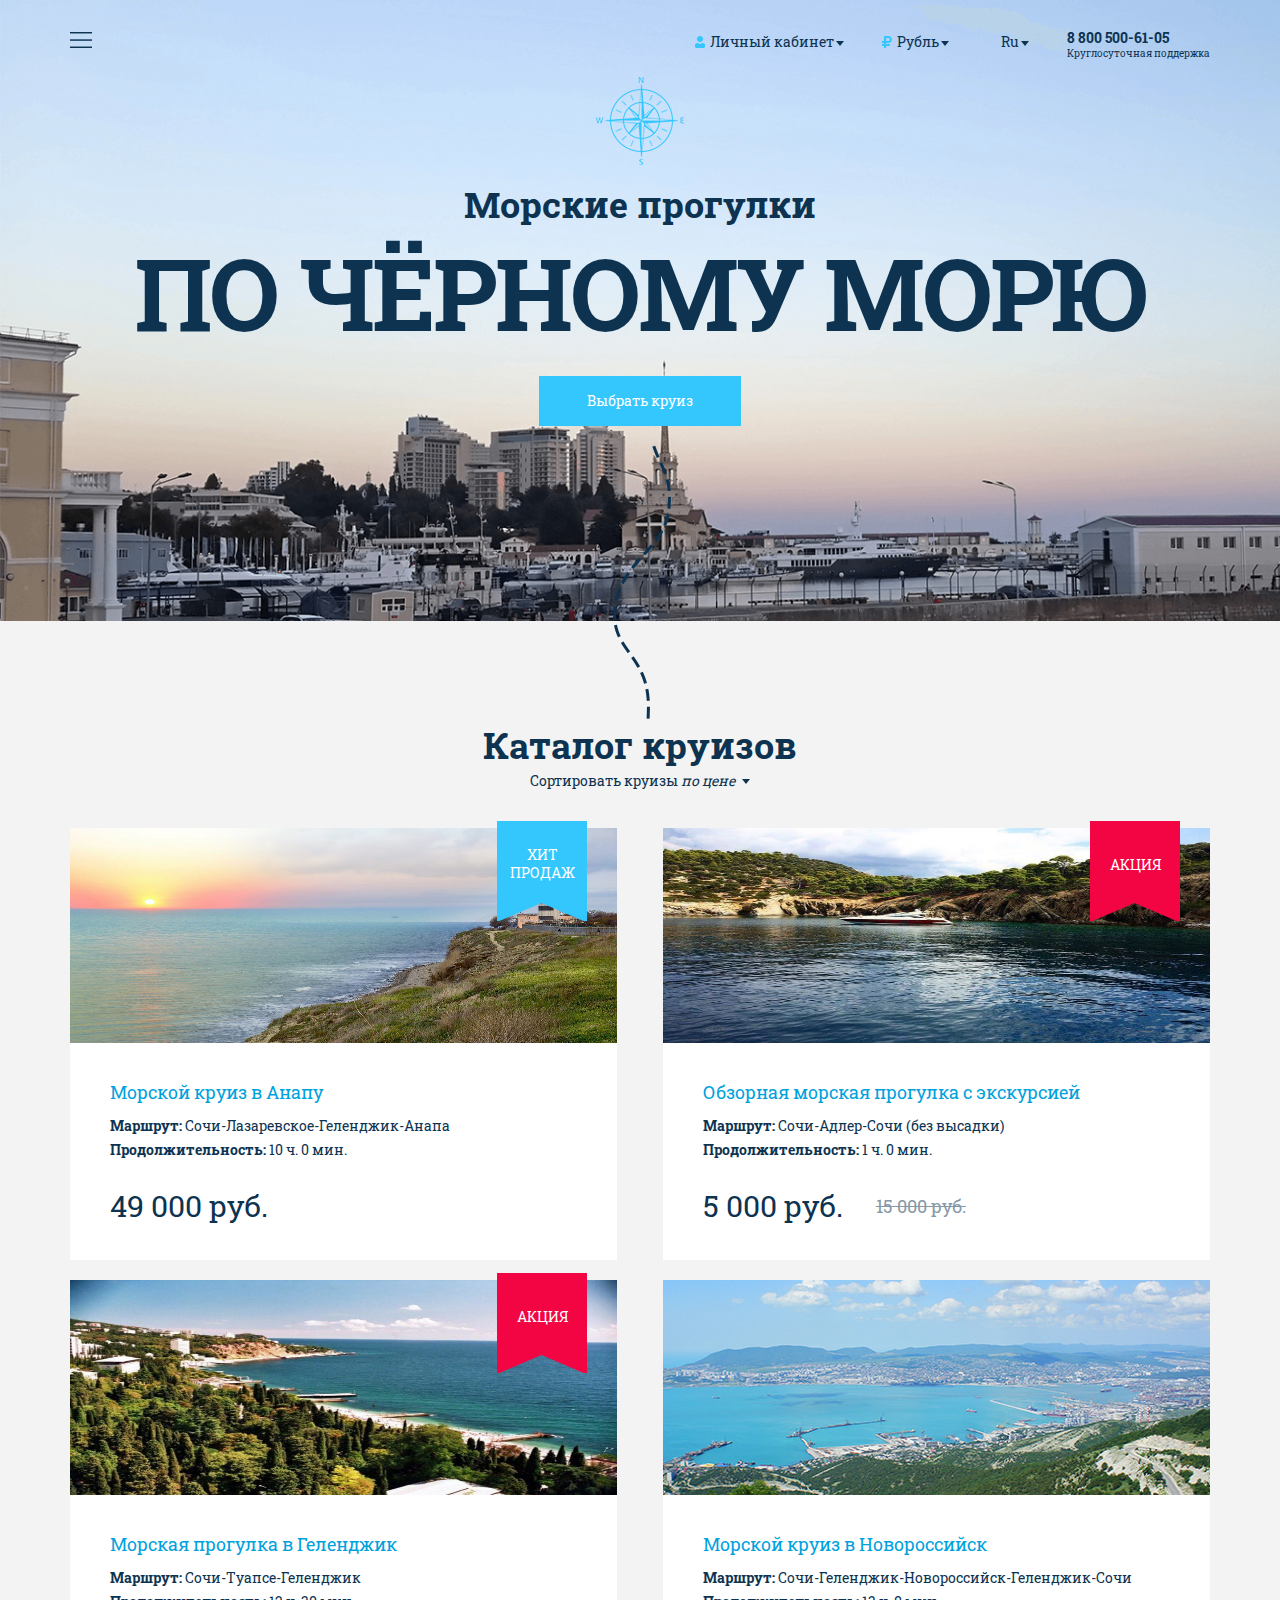
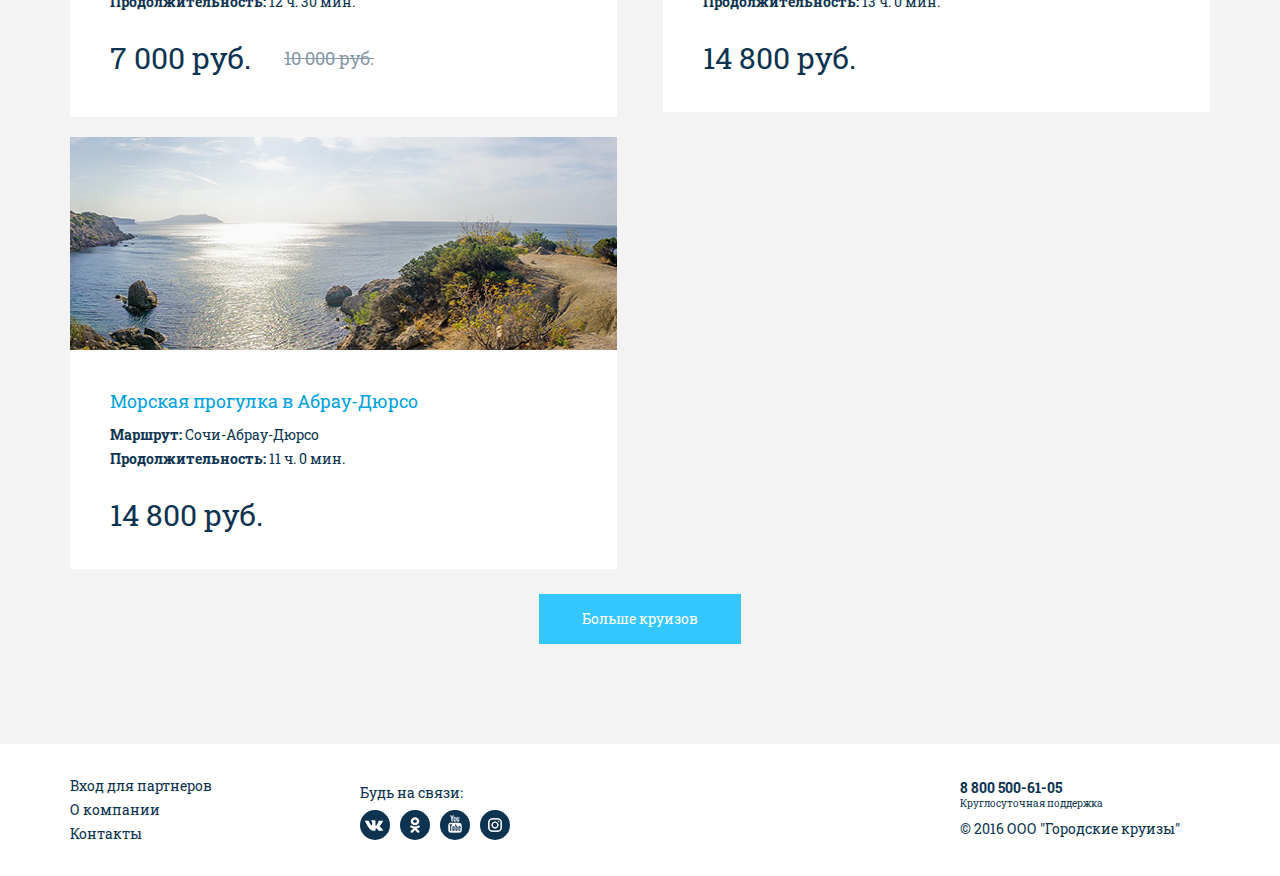
<file: projects/cruise/index.html>
<!DOCTYPE html>
<html lang="ru">

<head>
  <meta charset="UTF-8">
  <meta name="viewport" content="width=device-width, initial-scale=1">
  <title>Морские круизы</title>
  <link rel="stylesheet" href="css/style-min.css">
  <link href="https://fonts.googleapis.com/css?family=Roboto+Slab&amp;subset=cyrillic" rel="stylesheet">
</head>

<body>
  <!--Разметка шапки страницы-->
  <header class="page-header">
    <div class="page-header__wrapper">
      <div class="user-menu page-header__user-menu">
        <nav class="main-nav user-menu__main-nav">
          <button class="main-nav--open" type="button"><span>Закрыть</span></button>
          <div class="main-nav__site-list">
            <ul class="site-list">
              <li class="site-list__item"><a class="site-list__link" href="#">Популярные маршруты</a></li>
              <li class="site-list__item"><a class="site-list__link" href="#">Расписание рейсов</a></li>
              <li class="site-list__item"><a class="site-list__link" href="#">Забронированные рейсы</a></li>
              <li class="site-list__item"><a class="site-list__link" href="#">Вход для партнеров</a></li>
              <li class="site-list__item"><a class="site-list__link" href="#">О компании</a></li>
              <li class="site-list__item"><a class="site-list__link" href="#">Контакты</a></li>
            </ul>
            <button class="main-nav--close" type="button"><span>Закрыть</span></button>
          </div>
        </nav>
        <div class="user-nav">
          <a class="user-nav__login" href="#">Личный кабинет</a>
          <a class="user-nav__currency" href="#">Рубль</a>
          <a class="user-nav__lang" href="#">Ru</a>
          <div class="phone-number">8 800 500-61-05
            <span class="phone-number__text">Круглосуточная поддержка</span>
          </div>
        </div>
      </div>
      <img class="logo page-header__logo" src="img/logo.png" width="88" height="88" alt="Логотип Морской штурвал">
      <h1 class="promo page-header__promo">Морские прогулки <span class="promo__big">По чёрному морю</span></h1>
      <button class="button page-header__button button__map" type="button">Выбрать круиз</button>
    </div>
  </header>
  <!---->

  <!--Разметка основного содержимого-->
  <main class="page-main">
    <div class="page-main__wrapper">
      <section class="catalog">
        <h2 class=catalog__header>Каталог круизов</h2>
        <div class="catalog__filter">
          <span class="catalog__text">Сортировать круизы</span>
          <a class="catalog__button" href="#">По цене</a>
        </div>
        <ul class="catalog-list">
          <li class="catalog-item catalog-list__catalog-item">
            <article>
             <h3 class="catalog-item__header">Морской круиз в Анапу</h3>
              <img class="catalog-item__image" src="img/catalog-1.jpg" width="555" height="215" alt="Побережье Анапы">
              <div class="catalog-item__wrap">
                <a class="catalog-item__link" href="#">Морской круиз в Анапу</a>
                <span class="catalog-item__text">Маршрут: <span class="catalog-item__text-small">Сочи-Лазаревское-Геленджик-Анапа</span></span>
                <span class="catalog-item__text">Продолжительность: <span class="catalog-item__text-small">10 ч. 0 мин.</span></span>
                <span class="catalog-item__price">49 000 руб.</span>
                <div class="catalog-item__label"><span>Хит продаж</span></div>
              </div>
            </article>
          </li>
          <li class="catalog-item catalog-list__catalog-item">
            <article>
             <h3 class="catalog-item__header">Обзорная морская прогулка с экскурсией</h3>
              <img class="catalog-item__image" src="img/catalog-2.jpg" width="555" height="215" alt="Катер у побережья">
              <div class="catalog-item__wrap">
                <a class="catalog-item__link" href="#">Обзорная морская прогулка с экскурсией</a>
                <span class="catalog-item__text">Маршрут: <span class="catalog-item__text-small">Сочи-Адлер-Сочи (без высадки)</span></span>
                <span class="catalog-item__text">Продолжительность: <span class="catalog-item__text-small">1 ч. 0 мин.</span></span>
                <span class="catalog-item__price">5 000 руб.</span>
                <span class="catalog-item__price catalog-item__price--old">15 000 руб.</span>
                <div class="catalog-item__label catalog-item__label--red"><span>Акция</span></div>
              </div>
            </article>
          </li>
          <li class="catalog-item catalog-list__catalog-item">
            <article>
             <h3 class="catalog-item__header">Морская прогулка в Геленджик</h3>
              <img class="catalog-item__image" src="img/catalog-3.jpg" width="555" height="215" alt="Побережье Геленджика">
              <div class="catalog-item__wrap">
                <a class="catalog-item__link" href="#">Морская прогулка в Геленджик</a>
                <span class="catalog-item__text">Маршрут: <span class="catalog-item__text-small">Сочи-Туапсе-Геленджик</span></span>
                <span class="catalog-item__text">Продолжительность: <span class="catalog-item__text-small">12 ч. 30 мин.</span></span>
                <span class="catalog-item__price">7 000 руб.</span>
                <span class="catalog-item__price catalog-item__price--old">10 000 руб.</span>
                <div class="catalog-item__label catalog-item__label--red"><span>Акция</span></div>
              </div>
            </article>
          </li>
          <li class="catalog-item catalog-list__catalog-item">
            <article>
             <h3 class="catalog-item__header">Морской круиз в Новороссийск</h3>
              <img class="catalog-item__image" src="img/catalog-4.jpg" width="555" height="215" alt="Побережье Новороссийска">
              <div class="catalog-item__wrap">
                <a class="catalog-item__link" href="#">Морской круиз в Новороссийск</a>
                <span class="catalog-item__text">Маршрут: <span class="catalog-item__text-small">Сочи-Геленджик-Новороссийск-Геленджик-Сочи</span></span>
                <span class="catalog-item__text">Продолжительность: <span class="catalog-item__text-small">13 ч. 0 мин.</span></span>
                <span class="catalog-item__price">14 800 руб.</span>
              </div>
            </article>
          </li>
          <li class="catalog-item catalog-list__catalog-item">
            <article>
             <h3 class="catalog-item__header">Морская прогулка в Абрау-Дюрсо</h3>
              <img class="catalog-item__image" src="img/catalog-5.jpg" width="555" height="215" alt="Побережье Абрау-Дюрсо">
              <div class="catalog-item__wrap">
                <a class="catalog-item__link" href="#">Морская прогулка в Абрау-Дюрсо</a>
                <span class="catalog-item__text">Маршрут: <span class="catalog-item__text-small">Сочи-Абрау-Дюрсо</span></span>
                <span class="catalog-item__text">Продолжительность: <span class="catalog-item__text-small">11 ч. 0 мин.</span></span>
                <span class="catalog-item__price">14 800 руб.</span>
              </div>
            </article>
          </li>
        </ul>
        <button class="button page-main__button" type="button">Больше круизов</button>
      </section>
    </div>
  </main>
  <!---->

  <!--Разметка подвала-->
  <footer class="page-footer">
    <div class="page-footer__wrapper">
      <ul class="footer-nav-list page-footer__footer-nav-list">
        <li class="footer-nav-list__item"><a href="#">Вход для партнеров</a></li>
        <li class="footer-nav-list__item"><a href="#">О компании</a></li>
        <li class="footer-nav-list__item"><a href="#">Контакты</a></li>
      </ul>
      <div class="page-footer__social">
        <span class="page-footer__text">Будь на связи:</span>
        <ul class="social-list">
          <li class="social-list__item"><a class="social-list__link social-list__link--vk" href="#"><span>Мы во Вконтакте</span></a></li>
          <li class="social-list__item"><a class="social-list__link social-list__link--ok" href="#"><span>Мы в Одноклассниках</span></a></li>
          <li class="social-list__item"><a class="social-list__link social-list__link--yt" href="#"><span>Мы на Ютубе</span></a></li>
          <li class="social-list__item"><a class="social-list__link social-list__link--inst" href="#"><span>Мы в Инстаграме</span></a></li>
        </ul>
      </div>
      <div class="page-footer__contacts">
        <div class="phone-number">8 800 500-61-05
          <span class="phone-number__text">Круглосуточная поддержка</span>
        </div>
        <span class="page-footer__copyright">&copy; 2016 ООО "Городские круизы"</span>
      </div>
    </div>
  </footer>

  <!---->
  <script src="js/script.js"></script>
</body>

</html>
</file>
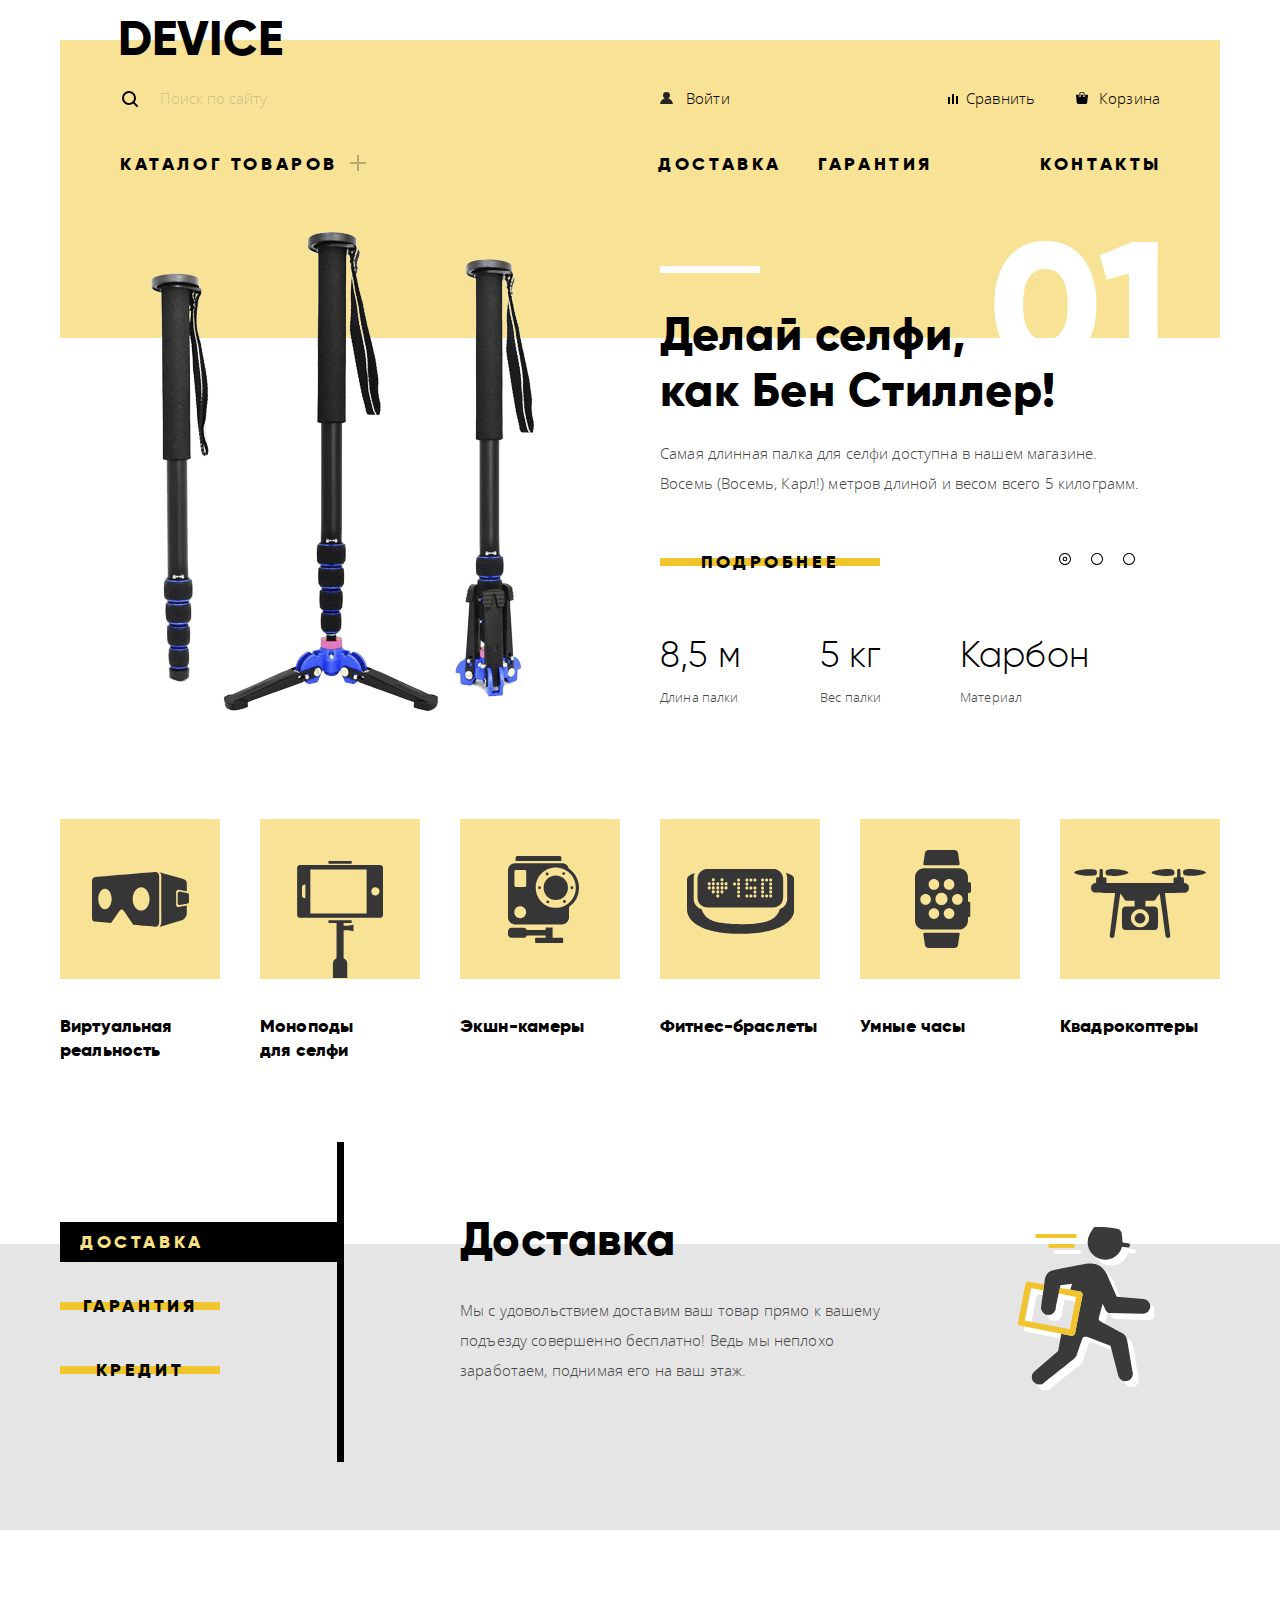
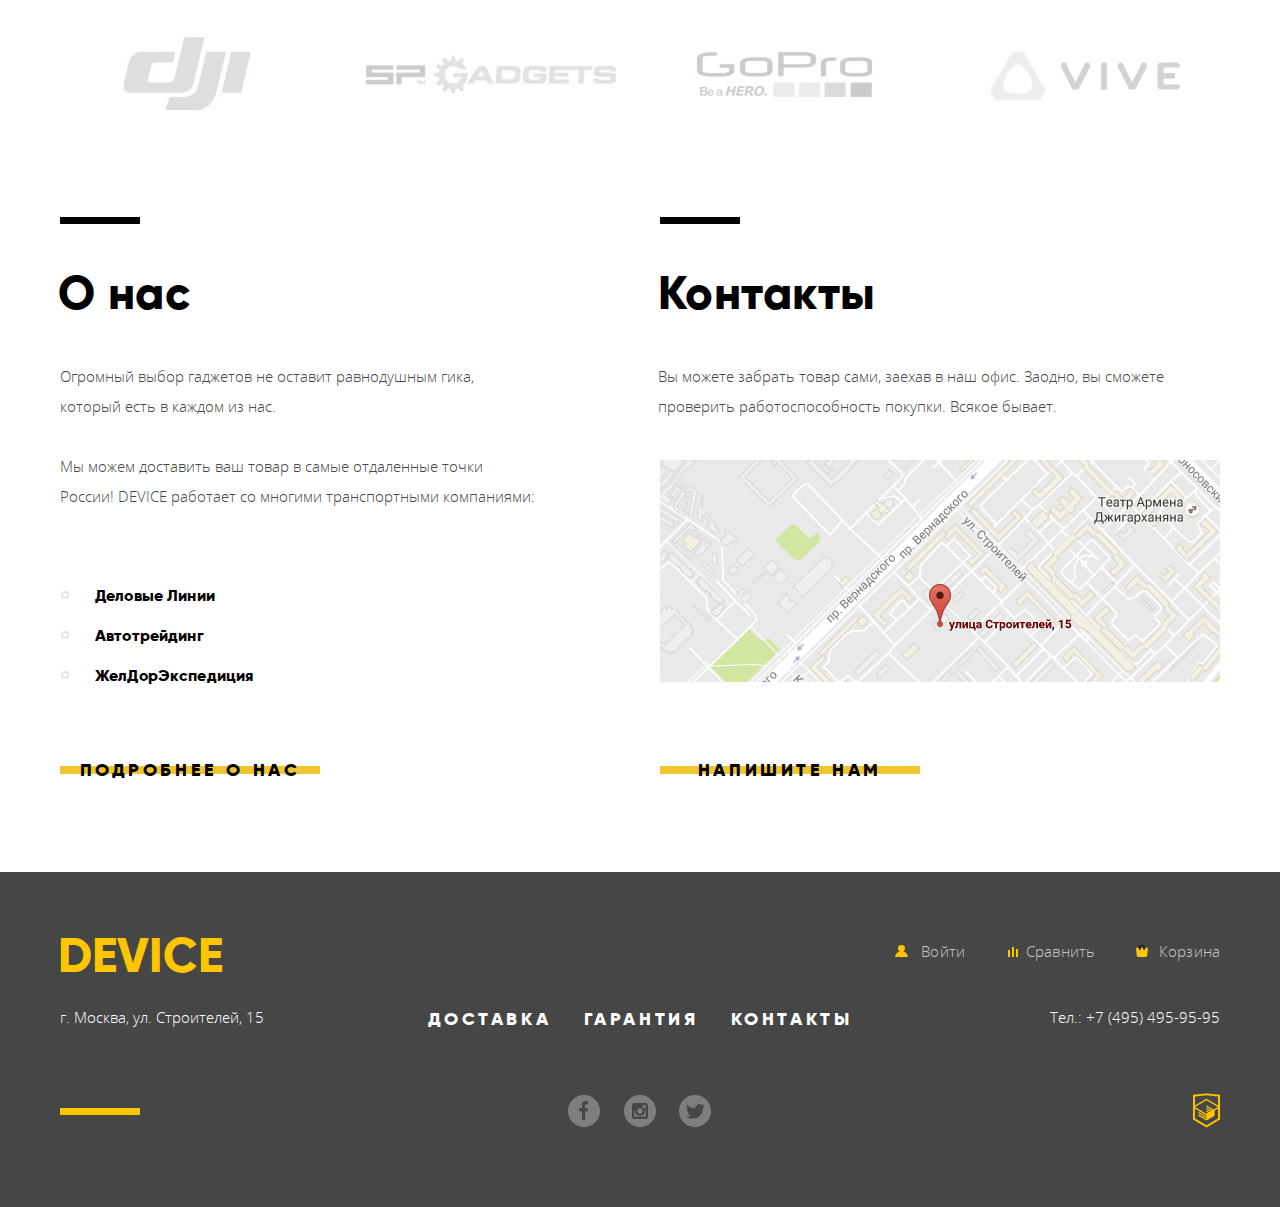
<file: projects/device/index.html>
<!DOCTYPE html>
<html lang="ru">

<head>
  <meta charset="utf-8">
  <title>Девайс</title>
  <link href="css/normalize.min.css" rel="stylesheet">
  <link href="css/style-min.css" rel="stylesheet">
</head>

<body>
  <div class="wrapper">
    <header class="main-header">
      <nav class="main-navigation">
        <a class="main-header-logo">Device</a>
        <div class="user-navigation">
          <form class="form-search" action="https://echo.htmlacademy.ru" method="post">
            <label class="visually-hidden" for="search-field">Поиск по сайту</label>
            <input type="search" id="search-field" name="search" placeholder="Поиск по сайту">
            <button type="submit">Найти</button>
          </form>
          <div class="user-container">
            <ul class="user-login">
              <li class="user-login-item"><a class="icon-link login" href="login.html">Войти</a></li>
            </ul>
            <ul class="user-btn">
              <li><a class="icon-link compare" href="compare.html">Сравнить</a></li>
              <li><a class="icon-link basket" href="basket.html">Корзина</a></li>
            </ul>
          </div>
        </div>
        <ul class="site-navigation">
          <li class="site-navigation-item">
            <a class="drop" href="catalog.html">Каталог товаров</a>
            <ul class="site-navigation-catalog">
              <li><a href="vr.html">Виртуальная реальность</a></li>
              <li><a href="fitness-wristbands.html">Фитнес-браслеты</a></li>
              <li><a href="quadcopters.html">Квадрокоптеры</a></li>
              <li><a href="monopods.html">Моноподы для селфи</a></li>
              <li><a href="smart-watch.html">Умные часы</a></li>
              <li><a href="action-cameras.html">Экшн-камеры</a></li>
            </ul>
          </li>
          <li class="site-navigation-item"><a href="delivery.html">Доставка</a></li>
          <li class="site-navigation-item"><a href="guarantee.html">Гарантия</a></li>
          <li class="site-navigation-item"><a href="contacts.html">Контакты</a></li>
        </ul>
      </nav>
    </header>
  </div>

  <main class="container">
    <div class="wrapper">

      <h1 class="visually-hidden">Device: Интернет-магазин гаджетов</h1>

      <section class="new-product">
        <h2 class="visually-hidden">Новая продукция</h2>
        <ul class="new-product-list">
          <li class="new-product-item promo-1">
            <img src="img/slider-1.png" width="384" height="486" alt="Монопод для селфи">
            <div class="description-container">
              <h3>Делай селфи,<br> как Бен Стиллер!</h3>
              <p class="description">Самая длинная палка для селфи доступна в нашем магазине. Восемь (Восемь, Карл!) метров длиной и весом всего 5 килограмм.</p>
              <a class="btn" href="#">Подробнее</a>
              <ul class="new-product-features">
                <li>
                  <span>8,5 м</span>
                  <p>Длина палки</p>
                </li>
                <li>
                  <span>5 кг</span>
                  <p>Вес палки</p>
                </li>
                <li>
                  <span>Карбон</span>
                  <p>Материал</p>
                </li>
              </ul>
            </div>
          </li>
          <li class="new-product-item promo-2">
            <img src="img/slider-2.png" width="345" height="485" alt="Фитнес-браслет">
            <div class="description-container">
              <h3>Худеем<br> правильно!</h3>
              <p class="description">Мотивирующие фитнес-браслеты помогут найти в себе силы не&nbsp;пропускать занятия и соблюдать диету.</p>
              <a class="btn" href="#">Подробнее</a>
              <ul class="new-product-features">
                <li>
                  <span>48 часов</span>
                  <p>Без подзарядки</p>
                </li>
              </ul>
            </div>
          </li>
          <li class="new-product-item promo-3">
            <img src="img/slider-3.png" width="526" height="334" alt="Квадрокоптер">
            <div class="description-container">
              <h3>Порхает как бабочка, жалит как пчела!</h3>
              <p class="description">Этот обычный, на первый взгляд, квадрокоптер оснащен мощным&nbsp;лазером, замаскированным под стандартную камеру.</p>
              <a class="btn" href="#">Подробнее</a>
              <ul class="new-product-features">
                <li>
                  <span>800 м</span>
                  <p>Дальность полета</p>
                </li>
                <li>
                  <span>50 м</span>
                  <p>Радиус поражения</p>
                </li>
              </ul>
            </div>
          </li>
        </ul>
        <ul class="new-product-controls">
          <li><button class="promo-btn-1 current" type="button"><span class="visually-hidden">1 слайд</span></button></li>
          <li><button class="promo-btn-2" type="button"><span class="visually-hidden">2 слайд</span></button></li>
          <li><button class="promo-btn-3" type="button"><span class="visually-hidden">3 слайд</span></button></li>
        </ul>
      </section>

      <section class="product">
        <h2 class="visually-hidden">Наша продукция</h2>
        <ul class="product-list">
          <li class="product-item"><a class="vr" href="vr.html">Виртуальная реальность</a></li>
          <li class="product-item"><a class="monopods" href="monopods.html">Моноподы для&nbsp;селфи</a></li>
          <li class="product-item"><a class="action-cameras" href="action-cameras.html">Экшн-камеры</a></li>
          <li class="product-item"><a class="fitness-wristbands" href="fitness-wristbands.html">Фитнес-браслеты</a></li>
          <li class="product-item"><a class="smart-watch" href="smart-watch.html">Умные часы</a></li>
          <li class="product-item"><a class="quadcopters" href="quadcopters.html">Квадрокоптеры</a></li>
        </ul>
      </section>
    </div>

    <section class="service">
      <div class="wrapper">
        <h2 class="visually-hidden">Наши cервисы</h2>
        <div class="service-container">
          <ul class="service-btn">
            <li><button class="btn control-1 current" type="button">Доставка</button></li>
            <li><button class="btn control-2" type="button">Гарантия</button></li>
            <li><button class="btn control-3" type="button">Кредит</button></li>
          </ul>
          <ul class="service-list">
            <li class="service-item delivery">
              <h3>Доставка</h3>
              <p>Мы с удовольствием доставим ваш товар прямо к вашему подъезду совершенно бесплатно! Ведь мы неплохо заработаем, поднимая его на ваш этаж.</p>
            </li>
            <li class="service-item warranty">
              <h3>Гарантия</h3>
              <p>Если из-за возгорания купленного у нас товара у вас сгорит дом — не переживайте, мы выдадим вам новый.<br> Товар, не дом, конечно же.</p>
            </li>
            <li class="service-item credit">
              <h3>Кредит</h3>
              <p>Залезть в долговую яму стало проще! Кредитные консультанты подберут для вас наиболее выгодные условия&nbsp;кредита. Выгодные для нашего банка, разумеется.</p>
            </li>
          </ul>
        </div>
      </div>
    </section>

    <div class="wrapper">
      <section class="brands">
        <h2 class="visually-hidden">Представленные бренды</h2>
        <ul class="brands-list">
          <li class="brands-item">
            <a href="https://www.dji.com" target="_blank">
              <svg class="brands-image" width="260" height="100" viewbox="0 0 260 100" xmlns="http://www.w3.org/2000/svg" xmlns:xlink="http://www.w3.org/1999/xlink">
                <title>Логотип Dji</title>
                <defs>
                  <filter id="brands-image-filter">
                    <fecolormatrix type="saturate" values="0" />
                  </filter>
                </defs>
                <image xlink:href="img/logo-1.jpg" width="260" height="100" x="0" y="0" filter="url(#brands-image-filter)"/>
              </svg>
            </a>
          </li>
          <li class="brands-item">
            <a href="http://www.sp-gadgets.com" target="_blank">
              <svg class="brands-image" width="260" height="100" viewbox="0 0 260 100" xmlns="http://www.w3.org/2000/svg" xmlns:xlink="http://www.w3.org/1999/xlink">
                <title>Логотип SP-Gadgets</title>
                <image xlink:href="img/logo-2.jpg" width="260" height="100" x="0" y="0" filter="url(#brands-image-filter)"/>
              </svg>
            </a>
          </li>
          <li class="brands-item">
            <a href="https://gopro.ru" target="_blank">
              <svg class="brands-image" width="260" height="100" viewbox="0 0 260 100" xmlns="http://www.w3.org/2000/svg" xmlns:xlink="http://www.w3.org/1999/xlink">
                <title>Логотип GoPro</title>
                <image xlink:href="img/logo-3.jpg" width="260" height="100" x="0" y="0" filter="url(#brands-image-filter)"/>
              </svg>
            </a>
          </li>
          <li class="brands-item">
            <a href="https://www.vive.com/ru/" target="_blank">
              <svg class="brands-image" width="260" height="100" viewbox="0 0 260 100" xmlns="http://www.w3.org/2000/svg" xmlns:xlink="http://www.w3.org/1999/xlink">
                <title>Логотип Vive</title>
                <image xlink:href="img/logo-4.jpg" width="260" height="100" x="0" y="0" filter="url(#brands-image-filter)"/>
              </svg>
            </a>
          </li>
        </ul>
      </section>

      <div class="index-columns">
        <section class="about-company">
          <h2>О нас</h2>
          <p>Огромный выбор гаджетов не оставит равнодушным гика, который&nbsp;есть в каждом из нас.</p>
          <p>Мы можем доставить ваш товар в самые отдаленные точки России!&nbsp;DEVICE работает со многими транспортными компаниями:</p>
          <ul class="transport-commany-list">
            <li class="transport-commany-item">Деловые Линии</li>
            <li class="transport-commany-item">Автотрейдинг</li>
            <li class="transport-commany-item">ЖелДорЭкспедиция</li>
          </ul>
          <a class="btn" href="about-company.html">Подробнее о нас</a>
        </section>

        <section class="contatcs">
          <h2>Контакты</h2>
          <p>Вы можете забрать товар сами, заехав в наш офис. Заодно, вы сможете проверить работоспособность покупки. Всякое бывает.</p>
          <a class="map modal-map-btn" href="https://goo.gl/maps/kSz1GngdfLq" target="_blank">
            <img src="img/map.png" width="560" height="222" alt="Наш адрес - улица Строителей, 15">
          </a>
          <a class="btn modal-btn" href="writeus.html">Напишите нам</a>
        </section>
      </div>
    </div>
  </main>

  <footer class="main-footer">
    <div class="wrapper">
      <div class="footer-top">
        <a class="footer-logo">Device</a>
        <div class="user-container">
          <ul class="user-login">
            <li class="user-login-item"><a class="icon-link login" href="login.html">Войти</a></li>
          </ul>
          <ul class="user-btn">
            <li><a class="icon-link compare" href="compare.html">Сравнить</a></li>
            <li><a class="icon-link basket" href="basket.html">Корзина</a></li>
          </ul>
        </div>
      </div>
      <div class="footer-middle">
        <p>г. Москва, ул. Строителей, 15</p>
        <ul class="site-navigation">
          <li><a href="delivery.html">Доставка</a></li>
          <li><a href="guarantee.html">Гарантия</a></li>
          <li><a href="contacts.html">Контакты</a></li>
        </ul>
        <p>Тел.: +7 (495) 495-95-95</p>
      </div>
      <div class="footer-bottom">
        <ul class="footer-social-btn">
          <li>
            <a class="social-btn-fb" href="https://www.facebook.com/htmlacademy">
              <span class="visually-hidden">Мы в Facebook</span>
            </a>
          </li>
          <li>
            <a class="social-btn-in" href="https://www.instagram.com/htmlacademy">
              <span class="visually-hidden">Мы в Instagram</span>
            </a>
          </li>
          <li>
            <a class="social-btn-tw" href="https://twitter.com/htmlacademy_ru">
              <span class="visually-hidden">Мы в Twitter</span>
            </a>
          </li>
        </ul>
        <a class="footer-copyright" href="https://htmlacademy.ru/intensive/htmlcss">
          <img src="img/logo-html.svg" width="27" height="35" alt="Логотип HTML academy">
        </a>
      </div>
    </div>
  </footer>

  <section class="modal modal-write-us">
    <h2 class="visually-hidden">Напишите нам</h2>
    <form class="form-write-us" action="https://echo.htmlacademy.ru" method="post">
      <div class="form-container name">
        <label for="name-field">Ваше имя:</label>
        <input type="text" id="name-field" name="name" placeholder="Имя Фамилия">
      </div>
      <div class="form-container e-mail">
        <label for="email-field">Ваш e-mail:</label>
        <input type="email" id="email-field" name="email" placeholder="email@example.com">
      </div>
      <div class="form-container text">
        <label for="text-fild">Текст письма:</label>
        <textarea id="text-fild" name="text" placeholder="В свободной форме"></textarea>
      </div>
      <button class="btn" type="submit">Отправить</button>
    </form>
    <button class="modal-close" type="button"><span class="visually-hidden">Закрыть</span></button>
  </section>

  <section class="modal modal-map">
    <h2 class="visually-hidden">Как до нас добраться</h2>
    <iframe src="https://www.google.com/maps/embed?pb=!1m18!1m12!1m3!1d2249.1123749473577!2d37.5274293158936!3d55.68703400452997!2m3!1f0!2f0!3f0!3m2!1i1024!2i768!4f13.1!3m3!1m2!1s0x46b54cf65f5c8955%3A0x694710ccd55501e!2z0YPQuy4g0KHRgtGA0L7QuNGC0LXQu9C10LksIDE1LCDQnNC-0YHQutCy0LAsIDExOTMxMQ!5e0!3m2!1sru!2sru!4v1530187447926" width="960" height="559" allowfullscreen></iframe>
    <img src="img/map-big.jpg" width="960" height="559" alt="Наш адрес - улица Строителей, 15">
    <button class="modal-close" type="button"><span class="visually-hidden">Закрыть</span></button>
  </section>

  <script src="js/script-min.js"></script>
</body>

</html>
</file>
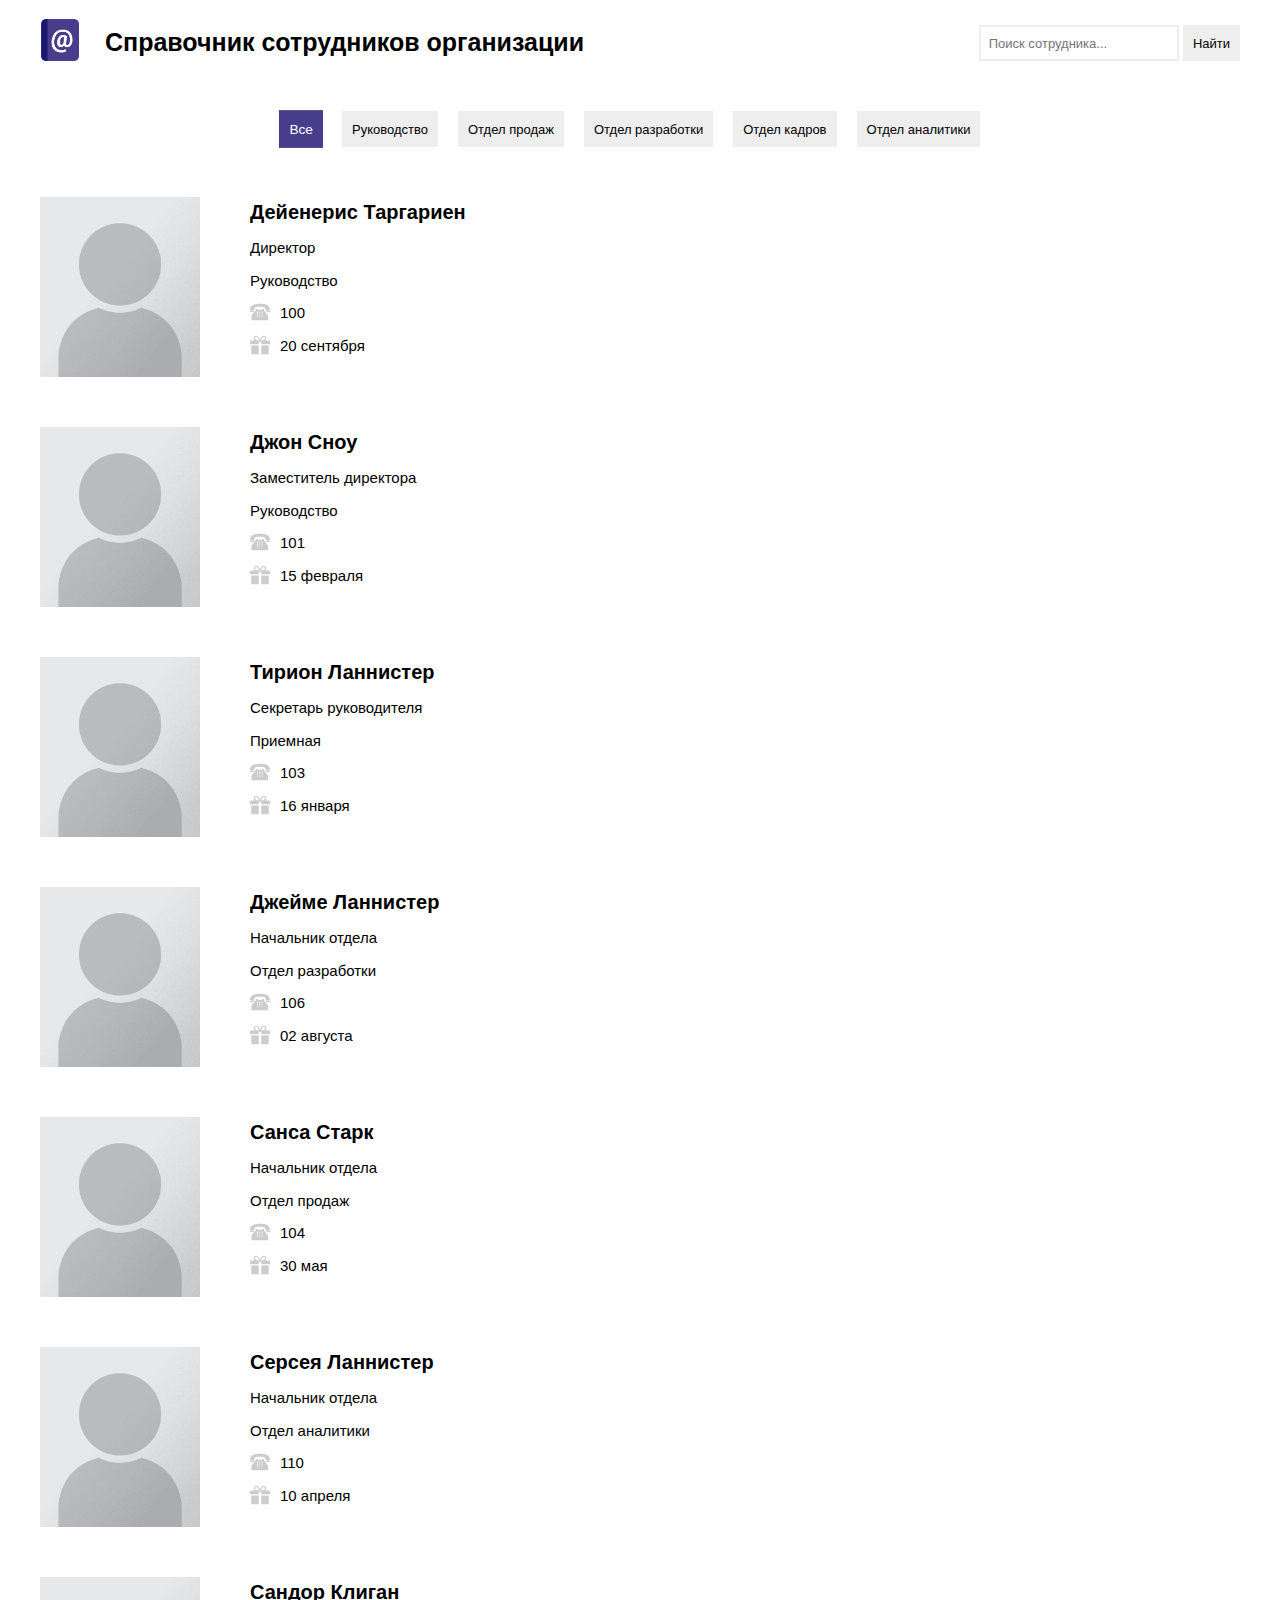
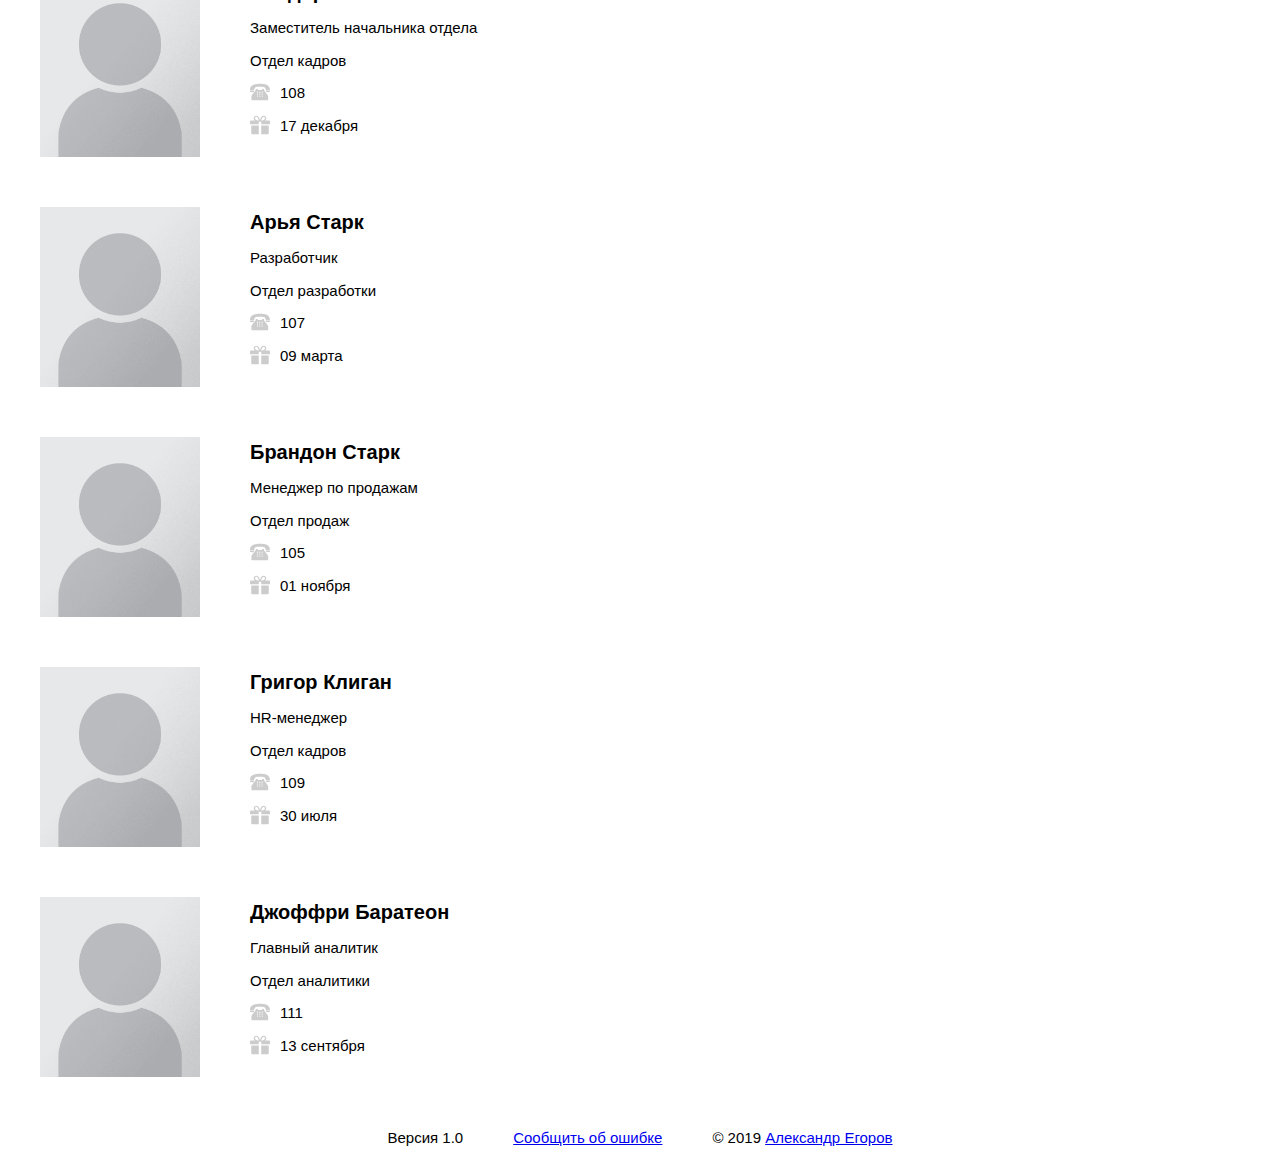
<file: projects/directory/index.html>
<!DOCTYPE html>
<html lang="ru">

<head>
  <meta charset="UTF-8">
  <meta name="viewport" content="width=device-width, initial-scale=1.0, user-scalable=0">
  <meta http-equiv="X-UA-Compatible" content="ie=edge">
  <meta name="description" content="Справочник сотрудников организации">
  <title>Справочник организации</title>
  <link rel="stylesheet" href="css/style.css">
  <link rel="shortcut icon" href="favicon.ico" type="image/x-icon">
</head>

<body>
  <div class="wrapper">
    <!--Header-->
    <header class="main-header">
      <img class="main-header__logo" src="img/logo.png" width="50" height="50" alt="Логотип организации">
      <h1 class="main-header__title">Справочник сотрудников организации</h1>
      <form class="main-form">
        <label for="input_search" class="visually-hidden">Поиск сотрудника</label>
        <input id="input_search" class="main-form__search" type="search" placeholder="Поиск сотрудника...">
        <button class="main-form__button" type="submit">Найти</button>
      </form>
      <nav>
        <ul class="filter-button">
          <li><button id="all" class="filter-button__item filter-button__item--active" type="button" value="Все">Все</button></li>
          <li><button class="filter-button__item" type="button" value="Руководство">Руководство</button></li>
          <li><button class="filter-button__item" type="button" value="Отдел продаж">Отдел продаж</button></li>
          <li><button class="filter-button__item" type="button" value="Отдел разработки">Отдел разработки</button></li>
          <li><button class="filter-button__item" type="button" value="Отдел кадров">Отдел кадров</button></li>
          <li><button class="filter-button__item" type="button" value="Отдел аналитики">Отдел аналитики</button></li>
        </ul>
      </nav>
    </header>
    <!--Main-->
    <main>
      <ul class="worker-list"></ul>
    </main>
     <!--Footer-->
    <footer class="main-footer">
      <p class="main-footer__info">Версия 1.0</p>
      <a class="main-footer__error" href="mailto:stigsanek@yandex.ru?subject=Ошибка в справочнике">Сообщить об ошибке</a>
      <p class="main-footer__copyrigth">&copy; 2019 <a href="http://stigsanek.github.io/" target="_blank" rel="noreferrer">Александр Егоров</a></p>
    </footer>
  </div>
  <!--Service markup-->
  <div id="attention" class="modal-window" aria-hidden="true" role="dialog">
    <div class="overlay">
      <span class="visually-hidden">Оверлей</span>
    </div>
    <div class="modal-window__container" role="document">
      <p class="modal-window__title">Внимание!</p>
      <p class="modal-window__text">Поиск сотрудника возможен только среди данных, отображаемых на странице в настоящий момент времени. Если вы хотите выполнить поиск сотрудника по всей организации необходимо перейти в раздел "Все".</p>
      <button class="button-close">
        <span class="visually-hidden">Закрыть</span>
      </button>
    </div>
  </div>
  <div id="search" class="modal-window" aria-hidden="true" role="dialog">
    <div class="overlay">
      <span class="visually-hidden">Оверлей</span>
    </div>
    <div class="modal-window__container" role="document">
      <p class="modal-window__text">По вашему запросу ничего не найдено.</p>
      <button class="button-close">
        <span class="visually-hidden">Закрыть</span>
      </button>
    </div>
  </div>
  <div id="birthday" class="modal-window" aria-hidden="true" role="dialog">
    <div class="overlay">
      <span class="visually-hidden">Оверлей</span>
    </div>
    <div class="modal-window__container" role="document">
      <p class="modal-window__title">Сегодня отмечает День Рождения:</p>
      <button class="button-close">
        <span class="visually-hidden">Закрыть</span>
      </button>
    </div>
  </div>
  <button class="arrow-top" type ="button" hidden>
    <span class="visually-hidden">Наверх</span>
  </button>
   <!--Templates-->
  <template id="worker">
    <li class="worker-item">
      <button class="worker-item__avatar" type="button">
        <span class="visually-hidden">Аватар сотрудника</span>
      </button>
      <div class="worker-item__container">
        <p class="worker-item__name">Арья Старк</p>
        <p class="worker-item__position">Разработчик</p>
        <p class="worker-item__departament">Отдел разработки</p>
        <p class="worker-item__phone">123</p>
        <p class="worker-item__birthday">16 марта</p>
      </div>
    </li>
  </template>
  <template id="photo">
    <div class="big-photo">
      <div class="overlay">
        <span class="visually-hidden">Оверлей</span>
      </div>
      <div class="big-photo__container">
        <span class="visually-hidden">Фото сотрудника</span>
        <button class="button-close">
          <span class="visually-hidden">Закрыть</span>
        </button>
      </div>
    </div>
  </template>
  <template id="worker-birthday">
    <div class="birthday-container">
      <div class="birthday-container__img">
        <span class="visually-hidden">Фото сотрудника</span>
      </div>
      <p class="birthday-container__text">Арья Старк</p>
    </div>
  </template>
   <!--Scripts-->
  <script src="js/data.js"></script>
  <script src="js/util.js"></script>
  <script src="js/search.js"></script>
  <script src="js/worker.js"></script>
  <script src="js/main.js"></script>
</body>

</html>
</file>
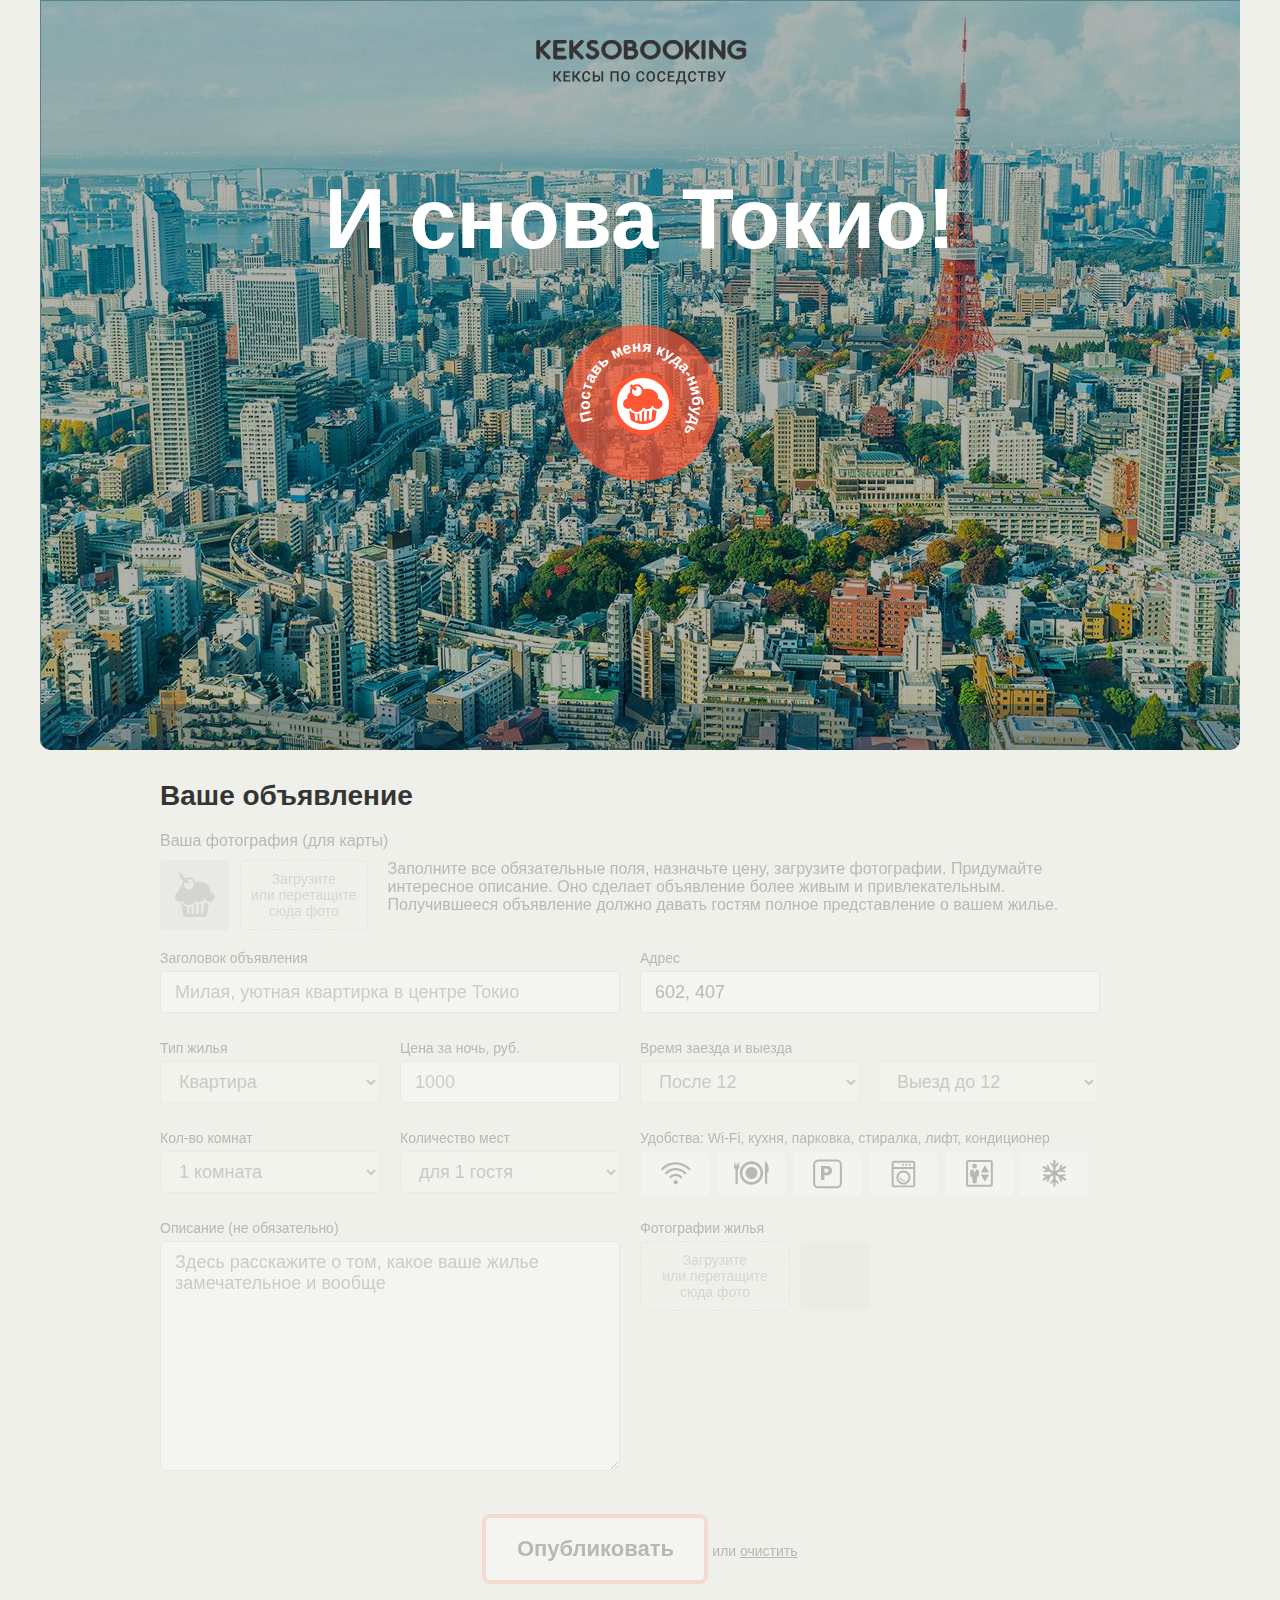
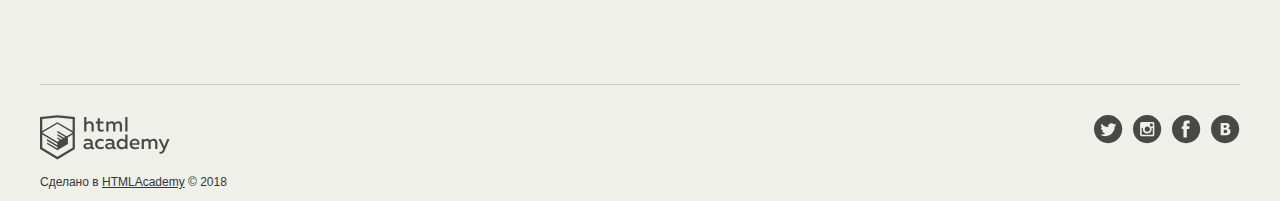
<file: projects/keksobooking/index.html>
<!DOCTYPE html>
<html lang="ru">
<head>
  <meta charset="utf-8">
  <link rel="stylesheet" href="css/normalize.css">
  <link rel="stylesheet" href="css/style.css">
  <link rel="shortcut icon" href="favicon.ico" type="image/x-icon">
  <title>Кексобукинг</title>
</head>
<body>

  <main>
    <div class="promo">
      <h1 class="promo__title visually-hidden">Keksobooking. Кексы по соседству</h1>
      <img src="img/keksobooking.svg" alt="Keksobooking. Кексы по соседству" width="215" height="45">
    </div>

    <!-- Карта объявлений -->
    <section class="map map--faded">

      <!-- Метки объявлений -->
      <div class="map__pins">
        <div class="map__overlay">
          <h2 class="map__title">И снова Токио!</h2>
        </div>
        <button class="map__pin map__pin--main" style="left: 570px; top: 375px;">
          <img src="img/muffin-red.svg" width="40" height="44" draggable="false" alt="Метка объявления">
          <svg viewBox="0 0 70 70" width="156" height="156" aria-label="Метка для поиска жилья">
            <defs>
              <path d="M35,35m-23,0a23,23 0 1,1 46,0a23,23 0 1,1 -46,0" id="tophalf" />
            </defs>
            <ellipse cx="35" cy="35" rx="35" ry="35" fill="rgba(255, 86, 53, 0.7)" />
            <text><textPath xlink:href="#tophalf" startOffset="0">Поставь меня куда-нибудь</textPath></text>
          </svg>
        </button>
      </div>

      <!-- Фильтрация объявлений -->
      <div class="map__filters-container">
        <form action="#" class="map__filters" autocomplete="off">
          <select name="housing-type" id="housing-type" class="map__filter">
            <option value="any" selected>Любой тип жилья</option>
            <option value="palace">Дворец</option>
            <option value="flat">Квартира</option>
            <option value="house">Дом</option>
            <option value="bungalo">Бунгало</option>
          </select>
          <select name="housing-price" id="housing-price" class="map__filter">
            <option value="any" selected>Любая</option>
            <option value="middle">10000 - 50000&#x20bd;</option>
            <option value="low">до 10000&#x20bd;</option>
            <option value="high">от 50000&#x20bd;</option>
          </select>
          <select name="housing-rooms" id="housing-rooms" class="map__filter">
            <option value="any" selected>Любое число комнат</option>
            <option value="1">Одна комната</option>
            <option value="2">Две комнаты</option>
            <option value="3">Три комнаты</option>
          </select>
          <select name="housing-guests" id="housing-guests" class="map__filter">
            <option value="any" selected>Любое число гостей</option>
            <option value="2">Два гостя</option>
            <option value="1">Один гость</option>
            <option value="0">Не для гостей</option>
          </select>
          <fieldset id="housing-features" class="map__features">
            <input type="checkbox" name="features" value="wifi" id="filter-wifi" class="map__checkbox visually-hidden">
            <label class="map__feature map__feature--wifi" for="filter-wifi">Wi-Fi</label>
            <input type="checkbox" name="features" value="dishwasher" id="filter-dishwasher" class="map__checkbox visually-hidden">
            <label class="map__feature map__feature--dishwasher" for="filter-dishwasher">Посудомоечная машина</label>
            <input type="checkbox" name="features" value="parking" id="filter-parking" class="map__checkbox visually-hidden">
            <label class="map__feature map__feature--parking" for="filter-parking">Парковка</label>
            <input type="checkbox" name="features" value="washer" id="filter-washer" class="map__checkbox visually-hidden">
            <label class="map__feature map__feature--washer" for="filter-washer">Стиральная машина</label>
            <input type="checkbox" name="features" value="elevator" id="filter-elevator" class="map__checkbox visually-hidden">
            <label class="map__feature map__feature--elevator" for="filter-elevator">Лифт</label>
            <input type="checkbox" name="features" value="conditioner" id="filter-conditioner" class="map__checkbox visually-hidden">
            <label class="map__feature map__feature--conditioner" for="filter-conditioner">Кондиционер</label>
           </fieldset>
        </form>
      </div>
    </section>

    <!-- Форма объявления -->
    <section class="notice">
      <h2 class="notice__title">Ваше объявление</h2>
      <form class="ad-form ad-form--disabled" method="post" action="https://js.dump.academy/keksobooking" enctype="multipart/form-data" autocomplete="off">
        <fieldset class="ad-form-header">
          <legend class="ad-form-header__title">Ваша фотография (для карты)</legend>
          <div class="ad-form-header__upload">
            <div class="ad-form-header__preview">
              <img src="img/muffin-grey.svg" alt="Аватар пользователя" width="40" height="44">
            </div>
            <div class="ad-form__field">
              <input type="file" id="avatar" name="avatar" class="ad-form-header__input visually-hidden">
              <label class="ad-form-header__drop-zone" for="avatar">Загрузите или&nbsp;перетащите сюда фото</label>
            </div>
            <p class="ad-form-header__info">Заполните все обязательные поля, назначьте цену, загрузите фотографии. Придумайте интересное описание. Оно сделает объявление более живым и привлекательным. Получившееся объявление должно давать гостям полное представление о вашем жилье.</p>
          </div>
        </fieldset>
        <fieldset class="ad-form__element ad-form__element--wide">
          <label class="ad-form__label" for="title">Заголовок объявления</label>
          <input id="title" name="title" type="text" placeholder="Милая, уютная квартирка в центре Токио" minlength="30" maxlength="100" required>
        </fieldset>
        <fieldset class="ad-form__element ad-form__element--wide">
          <label class="ad-form__label" for="address">Адрес</label>
          <input id="address" name="address" type="text" readonly>
        </fieldset>
        <fieldset class="ad-form__element">
          <label class="ad-form__label" for="type">Тип жилья</label>
          <select id="type" name="type">
            <option value="bungalo">Бунгало</option>
            <option value="flat" selected>Квартира</option>
            <option value="house">Дом</option>
            <option value="palace">Дворец</option>
          </select>
        </fieldset>
        <fieldset class="ad-form__element">
          <label class="ad-form__label" for="price">Цена за ночь, руб.</label>
          <input id="price" name="price" type="number" placeholder="1000" min="1000" max="1000000" required>
        </fieldset>
        <fieldset class="ad-form__element ad-form__element--time">
          <label class="ad-form__label" for="timein">Время заезда и выезда</label>
          <select id="timein" name="timein">
            <option value="12:00" selected>После 12</option>
            <option value="13:00">После 13</option>
            <option value="14:00">После 14</option>
          </select>
          <select id="timeout" name="timeout" title="Time to go out">
            <option value="12:00" selected>Выезд до 12</option>
            <option value="13:00">Выезд до 13</option>
            <option value="14:00">Выезд до 14</option>
          </select>
        </fieldset>
        <fieldset class="ad-form__element">
          <label class="ad-form__label" for="room_number">Кол-во комнат</label>
          <select id="room_number" name="rooms">
            <option value="1" selected>1 комната</option>
            <option value="2">2 комнаты</option>
            <option value="3">3 комнаты</option>
            <option value="100">100 комнат</option>
          </select>
        </fieldset>
        <fieldset class="ad-form__element">
          <label class="ad-form__label" for="capacity">Количество мест</label>
          <select id="capacity" name="capacity">
            <option value="3">для 3 гостей</option>
            <option value="2">для 2 гостей</option>
            <option value="1" selected>для 1 гостя</option>
            <option value="0">не для гостей</option>
          </select>
        </fieldset>
        <fieldset class="ad-form__element ad-form__element--wide features">
          <legend>Удобства: Wi-Fi, кухня, парковка, стиралка, лифт, кондиционер</legend>
          <input type="checkbox" name="features" value="wifi" id="feature-wifi" class="feature__checkbox visually-hidden">
          <label class="feature feature--wifi" for="feature-wifi">Wi-Fi</label>
          <input type="checkbox" name="features" value="dishwasher" id="feature-dishwasher" class="feature__checkbox visually-hidden">
          <label class="feature feature--dishwasher" for="feature-dishwasher">Посудомоечная машина</label>
          <input type="checkbox" name="features" value="parking" id="feature-parking" class="feature__checkbox visually-hidden">
          <label class="feature feature--parking" for="feature-parking">Парковка</label>
          <input type="checkbox" name="features" value="washer" id="feature-washer" class="feature__checkbox visually-hidden">
          <label class="feature feature--washer" for="feature-washer">Стиральная машина</label>
          <input type="checkbox" name="features" value="elevator" id="feature-elevator" class="feature__checkbox visually-hidden">
          <label class="feature feature--elevator" for="feature-elevator">Лифт</label>
          <input type="checkbox" name="features" value="conditioner" id="feature-conditioner" class="feature__checkbox visually-hidden">
          <label class="feature feature--conditioner" for="feature-conditioner">Кондиционер</label>
        </fieldset>
        <fieldset class="ad-form__element ad-form__element--wide">
          <label class="ad-form__label" for="description">Описание (не обязательно)</label>
          <textarea id="description" name="description" placeholder="Здесь расскажите о том, какое ваше жилье замечательное и вообще"></textarea>
        </fieldset>
        <fieldset class="ad-form__element ad-form__element--wide">
          <label class="ad-form__label">Фотографии жилья</label>
          <div class="ad-form__photo-container">
            <div class="ad-form__upload">
              <input type="file" id="images" name="images" class="ad-form__input visually-hidden" multiple="true">
              <label for="images" class="ad-form__drop-zone">Загрузите или&nbsp;перетащите сюда фото</label>
            </div>
            <div class="ad-form__photo"></div>
          </div>
        </fieldset>
        <fieldset class="ad-form__element ad-form__element--submit">
          <button class="ad-form__submit" type="submit">Опубликовать</button>
          или <button class="ad-form__reset" type="reset">очистить</button>
        </fieldset>
      </form>
    </section>
  </main>

  <footer class="footer container">
    <div class="footer__copyright copyright">
      <a class="copyright__link copyright__link--image" href="https://htmlacademy.ru/intensive/javascript">
        <img src="img/htmla-logo.svg" width="130" height="45" alt="HTML Academy" class="copyright__logo">
      </a>
      <p>Сделано в <a class="copyright__link copyright__link--text" href="https://htmlacademy.ru/intensive/javascript">HTMLAcademy</a> &copy; 2018</p>
    </div>
    <ul class="footer__contacts contacts">
      <li><a href="https://twitter.com/htmlacademy_ru" class="contacts__link contacts__link--twitter">Twitter</a></li>
      <li><a href="https://www.instagram.com/htmlacademy/" class="contacts__link contacts__link--instagram">Instagtam</a></li>
      <li><a href="https://www.facebook.com/htmlacademy" class="contacts__link contacts__link--facebook">Facebook</a></li>
      <li><a href="https://vk.com/htmlacademy" class="contacts__link contacts__link--vk">VK</a></li>
    </ul>
  </footer>

  <!-- Модальное окно с информацией об объявлении -->
  <template id="card">
    <article class="map__card popup">
      <img src="img/avatars/user01.png" class="popup__avatar" width="70" height="70" alt="Аватар пользователя">
      <button type="button" class="popup__close">Закрыть</button>
      <h3 class="popup__title">Уютное гнездышко для молодоженов</h3>
      <p class="popup__text popup__text--address">102-0082 Tōkyō-to, Chiyoda-ku, Ichibanchō, 14−3</p>
      <p class="popup__text popup__text--price">5200&#x20bd;<span>/ночь</span></p>
      <h4 class="popup__type">Квартира</h4>
      <p class="popup__text popup__text--capacity">2 комнаты для 3 гостей</p>
      <p class="popup__text popup__text--time">Заезд после 14:00, выезд до 10:00</p>
      <ul class="popup__features">
        <li class="popup__feature popup__feature--wifi"></li>
        <li class="popup__feature popup__feature--dishwasher"></li>
        <li class="popup__feature popup__feature--parking"></li>
        <li class="popup__feature popup__feature--washer"></li>
        <li class="popup__feature popup__feature--elevator"></li>
        <li class="popup__feature popup__feature--conditioner"></li>
      </ul>
      <p class="popup__description">Великолепная квартира-студия в центре Токио. Подходит как туристам, так и бизнесменам. Квартира полностью укомплектована и недавно отремонтирована.</p>
      <div class="popup__photos">
        <img src="" class="popup__photo" width="45" height="40" alt="Фотография жилья">
      </div>
    </article>
  </template>

  <!-- Метка объявления -->
  <template id="pin">
    <button type="button" class="map__pin" style="left: 200px; top: 400px;"><img src="img/avatars/user07.png" width="40" height="40" draggable="false" alt="Метка объявления"></button>
  </template>

  <!-- Сообщение об успешном создании объявления -->
  <template id="success">
    <div class="success">
      <p class="success__message">Ваше объявление<br>успешно размещено!</p>
    </div>
  </template>

  <!-- Сообщение об ошибке создания объеявления -->
  <template id="error">
    <div class="error">
      <p class="error__message">Ошибка загрузки объявления</p>
      <button class="error__button" href="#">Попробовать снова</button>
    </div>
  </template>
  <script src="js/util.js"></script>
  <script src="js/backend.js"></script>
  <script src="js/data.js"></script>
  <script src="js/message.js"></script>
  <script src="js/map.js"></script>
  <script src="js/filter.js"></script>
  <script src="js/form.js"></script>
  <script src="js/main-pin.js"></script>
  <script src="js/ad.js"></script>
  <script src="js/entry.js"></script>
</body>
</html>
</file>
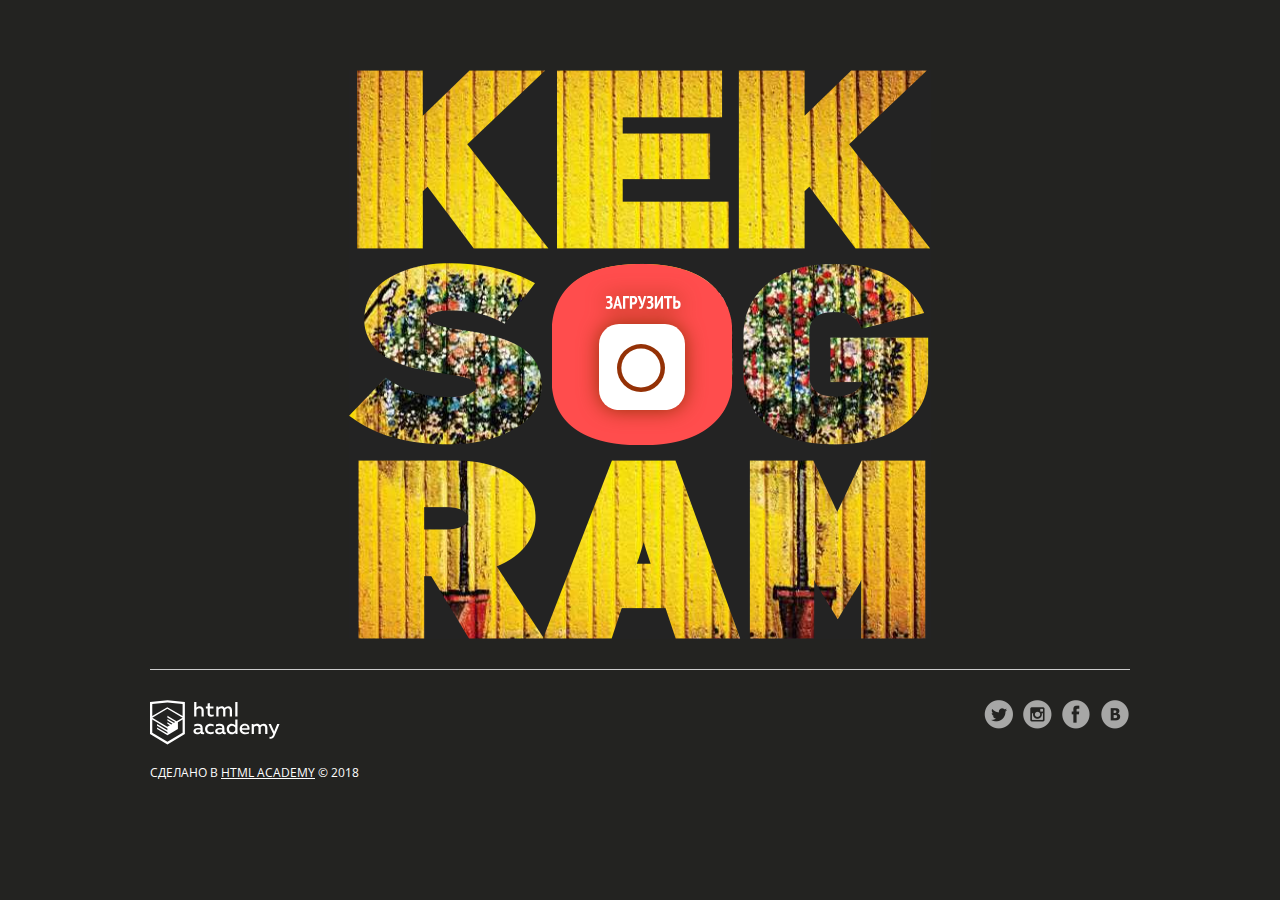
<file: projects/kekstagram/index.html>
<!DOCTYPE html>
<html lang="ru">
<head>
  <meta charset="utf-8">
  <meta name="viewport" content="width=device-width,initial-scale=1">
  <link rel="stylesheet" href="css/normalize.css">
  <link rel="stylesheet" href="css/style.css">
  <link rel="shortcut icon" href="favicon.ico" type="image/x-icon">
  <title>Кекстаграм</title>
</head>

<body>
  <main>

    <!-- Фильтрация изображений от других пользователей -->
    <section class="img-filters  img-filters--inactive  container">
      <h2 class="img-filters__title  visually-hidden">Фильтр фотографий</h2>
      <form class="img-filters__form" action="index.html" method="get" autocomplete="off">
        <button type=button class="img-filters__button  img-filters__button--active" id="filter-popular">Популярные</button>
        <button type=button class="img-filters__button" id="filter-new">Новые</button>
        <button type=button class="img-filters__button" id="filter-discussed">Обсуждаемые</button>
      </form>
    </section>

    <!-- Контейнер для изображений от других пользователей -->
    <section class="pictures  container">
      <h2 class="pictures__title  visually-hidden">Фотографии других пользователей</h2>

      <!-- Поле для загрузки нового изображения на сайт -->
      <section class="img-upload">
        <div class="img-upload__wrapper">
          <h2 class="img-upload__title  visually-hidden">Загрузка фотографии</h2>
          <form class="img-upload__form" id="upload-select-image" method="post" enctype="multipart/form-data" autocomplete="off" action="https://js.dump.academy/kekstagram">

            <!-- Изначальное состояние поля для загрузки изображения -->
            <fieldset class="img-upload__start">
              <input type="file" id="upload-file" class="img-upload__input  visually-hidden" name="filename" required>
              <label for="upload-file" class="img-upload__label  img-upload__control">Загрузить</label>
            </fieldset>

            <!-- Форма редактирования изображения -->
            <div class="img-upload__overlay  hidden">
              <div class="img-upload__wrapper">
                <div class="img-upload__preview-container">

                  <!-- Изменение размера изображения -->
                  <fieldset class="img-upload__scale  scale">
                    <button type="button" class="scale__control  scale__control--smaller">Уменьшить</button>
                    <input type="text" class="scale__control  scale__control--value" value="100%" title="Image Scale" name="scale" readonly>
                    <button type="button" class="scale__control  scale__control--bigger">Увеличить</button>
                  </fieldset>

                  <!-- Предварительный просмотр изображения -->
                  <div class="img-upload__preview">
                    <img src="img/upload-default-image.jpg" alt="Предварительный просмотр фотографии">
                  </div>

                  <!-- Изменение глубины эффекта, накладываемого на изображение -->
                  <fieldset class="img-upload__effect-level  effect-level">
                    <input class="effect-level__value" type="number" name="effect-level" value="100">
                    <div class="effect-level__line">
                      <div class="effect-level__pin" tabindex="0">Кнопка изменения глубины эффекта фотографии</div>
                      <div class="effect-level__depth">Глубина эффекта фотографии</div>
                    </div>
                  </fieldset>

                  <!-- Кнопка для закрытия формы редактирования изображения -->
                  <button type="reset" class="img-upload__cancel  cancel" id="upload-cancel">Закрыть</button>
                </div>

                <!-- Наложение эффекта на изображение -->
                <fieldset class="img-upload__effects  effects">
                  <ul class="effects__list">
                    <li class="effects__item">
                      <input type="radio" class="effects__radio  visually-hidden" name="effect" id="effect-none" value="none" checked>
                      <label for="effect-none" class="effects__label">
                        <span class="effects__preview  effects__preview--none">Превью фото без эффекта</span>
                        Оригинал
                      </label>
                    </li>
                    <li class="effects__item">
                      <input type="radio" class="effects__radio  visually-hidden" name="effect" id="effect-chrome" value="chrome">
                      <label for="effect-chrome" class="effects__label">
                        <span class="effects__preview  effects__preview--chrome">Превью эффекта Хром</span>
                        Хром
                      </label>
                    </li>
                    <li class="effects__item">
                      <input type="radio" class="effects__radio  visually-hidden" name="effect" id="effect-sepia" value="sepia">
                      <label for="effect-sepia" class="effects__label">
                        <span class="effects__preview  effects__preview--sepia">Превью эффекта Сепия</span>
                        Сепия
                      </label>
                    </li>
                    <li class="effects__item">
                      <input type="radio" class="effects__radio  visually-hidden" name="effect" id="effect-marvin" value="marvin">
                      <label for="effect-marvin" class="effects__label">
                        <span class="effects__preview  effects__preview--marvin">Превью эффекта Марвин</span>
                        Марвин
                      </label>
                    </li>
                    <li class="effects__item">
                      <input type="radio" class="effects__radio  visually-hidden" name="effect" id="effect-phobos" value="phobos">
                      <label for="effect-phobos" class="effects__label">
                        <span class="effects__preview  effects__preview--phobos">Превью эффекта Фобос</span>
                        Фобос
                      </label>
                    </li>
                    <li class="effects__item">
                      <input type="radio" class="effects__radio  visually-hidden" name="effect" id="effect-heat" value="heat">
                      <label for="effect-heat" class="effects__label">
                        <span class="effects__preview  effects__preview--heat">Превью эффекта Зной</span>
                        Зной
                      </label>
                    </li>
                  </ul>
                </fieldset>

                <!-- Добавление хэш-тегов и комментария к изображению -->
                <fieldset class="img-upload__text text">
                  <input class="text__hashtags" name="hashtags" placeholder="#хэш-тег">
                  <textarea class="text__description" name="description" placeholder="Ваш комментарий..." maxlength="140"></textarea>
                </fieldset>

                <!-- Кнопка для отправки данных на сервер -->
                <button type="submit" class="img-upload__submit" id="upload-submit">Опубликовать</button>
              </div>
            </div>
          </form>
        </div>
      </section>

      <!-- Здесь будут изображения других пользователей -->

    </section>

    <!-- Полноэкранный показ изображения -->
    <section class="big-picture  overlay  hidden">
      <h2 class="big-picture__title  visually-hidden">Просмотр фотографии</h2>
      <div class="big-picture__preview">

        <!-- Просмотр изображения -->
        <div class="big-picture__img">
          <img src="img/logo-background-3.jpg" alt="Девушка в купальнике" width="600" height="600">
        </div>

        <!-- Информация об изображении. Подпись, комментарии, количество лайков -->
        <div class="big-picture__social  social">
          <div class="social__header">
            <img class="social__picture" src="img/avatar-1.svg" alt="Аватар автора фотографии" width="35" height="35">
            <p class="social__caption">Тестим новую камеру! =)</p>
            <p class="social__likes">Нравится <span class="likes-count">356</span></p>
          </div>

          <!-- Комментарии к изображению -->
          <div class="social__comment-count">5 из <span class="comments-count">125</span> комментариев</div>
          <ul class="social__comments">
            <li class="social__comment">
              <img class="social__picture" src="img/avatar-4.svg" alt="Аватар комментатора фотографии" width="35" height="35">
              <p class="social__text">Мега фото! Просто обалдеть. Как вам так удалось?</p>
            </li>
            <li class="social__comment">
              <img class="social__picture" src="img/avatar-3.svg" alt="Аватар комментатора фотографии" width="35" height="35">
               <p class="social__text">Да это фоташоп!!!!!!!!</p>
            </li>
          </ul>

          <!-- Кнопка для загрузки новой порции комментариев -->
          <button type="button" class="social__comments-loader  comments-loader">Загрузить еще</button>

          <!-- Форма для отправки комментария -->
          <div class="social__footer">
            <img class="social__picture" src="img/avatar-6.svg" alt="Аватар комментатора фотографии" width="35" height="35">
            <input type="text" class="social__footer-text" placeholder="Ваш комментарий...">
            <button type="button" class="social__footer-btn" name="button">Отправить</button>
          </div>
        </div>

        <!-- Кнопка для выхода из полноэкранного просмотра изображения -->
        <button type="reset" class="big-picture__cancel  cancel" id="picture-cancel">Закрыть</button>
      </div>
    </section>
  </main>

  <footer class="page-footer  container">
    <div class="page-footer__wrapper">
      <div class="page-footer__copyright  copyright">
        <a class="copyright__link  copyright__link--image" href="https://htmlacademy.ru/intensive/javascript"><img src="img/htmla-logo.svg" width="130" height="45" alt="HTML Academy"></a>
        <p>Сделано в <a class="copyright__link  copyright__link--text" href="https://htmlacademy.ru/intensive/javascript">HTML Academy</a> &copy; 2018</p>
      </div>
      <ul class="page-footer__contacts  contacts">
        <li><a href="https://twitter.com/htmlacademy_ru" class="contacts__link  contacts__link--twitter">Twitter</a></li>
        <li><a href="https://www.instagram.com/htmlacademy/" class="contacts__link  contacts__link--instagram">Instagtam</a></li>
        <li><a href="https://www.facebook.com/htmlacademy" class="contacts__link  contacts__link--facebook">Facebook</a></li>
        <li><a href="https://vk.com/htmlacademy" class="contacts__link  contacts__link--vk">VK</a></li>
      </ul>
    </div>
  </footer>

  <!-- Шаблон изображения случайного пользователя -->
  <template id="picture">
    <a href="#" class="picture">
      <img class="picture__img" src="" width="182" height="182" alt="Случайная фотография">
      <p class="picture__info">
        <span class="picture__comments"></span>
        <span class="picture__likes"></span>
      </p>
    </a>
  </template>

  <!-- Сообщение с ошибкой загрузки изображения -->
  <template id="error">
    <section class="error">
      <div class="error__inner">
        <h2 class="error__title">Ошибка загрузки файла</h2>
        <div class="error__buttons">
          <button type="button" class="error__button">Попробовать снова</button>
          <button type="button" class="error__button">Загрузить другой файл</button>
        </div>
      </div>
    </section>
  </template>

  <!-- Сообщение об успешной загрузке изображения -->
  <template id="success">
    <section class="success">
      <div class="success__inner">
        <h2 class="success__title">Изображение успешно загружено</h2>
        <button type="button" class="success__button">Круто!</button>
      </div>
    </section>
  </template>

  <!-- Экран загрузки изображения -->
  <template id="messages">
    <div class="img-upload__message  img-upload__message--loading">Загружаем...</div>
  </template>

  <script src="js/data.js"></script>
  <script src="js/backend.js"></script>
  <script src="js/util.js"></script>
  <script src="js/photo.js"></script>
  <script src="js/gallery.js"></script>
  <script src="js/filter.js"></script>
  <script src="js/form.js"></script>
  <script src="js/slider.js"></script>
  <script src="js/message.js"></script>
  <script src="js/main.js"></script>
</body>
</html>
</file>
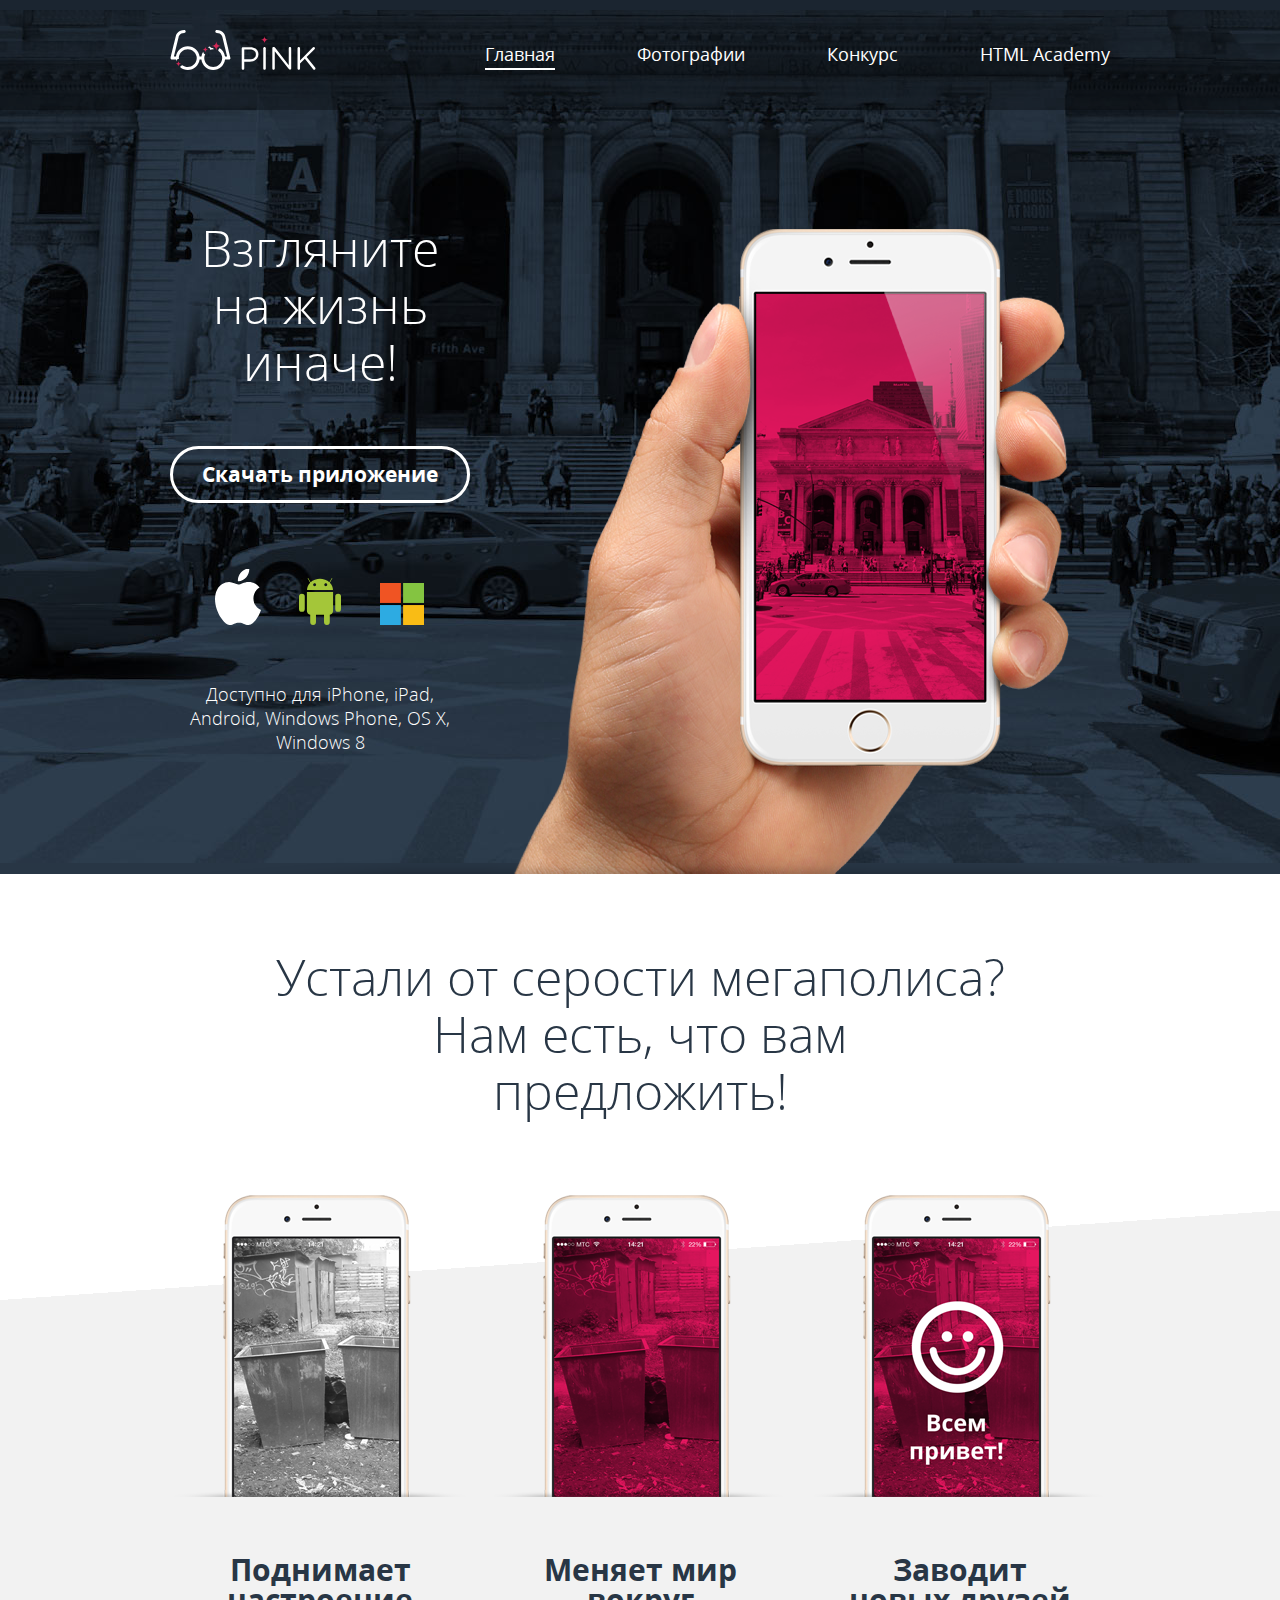
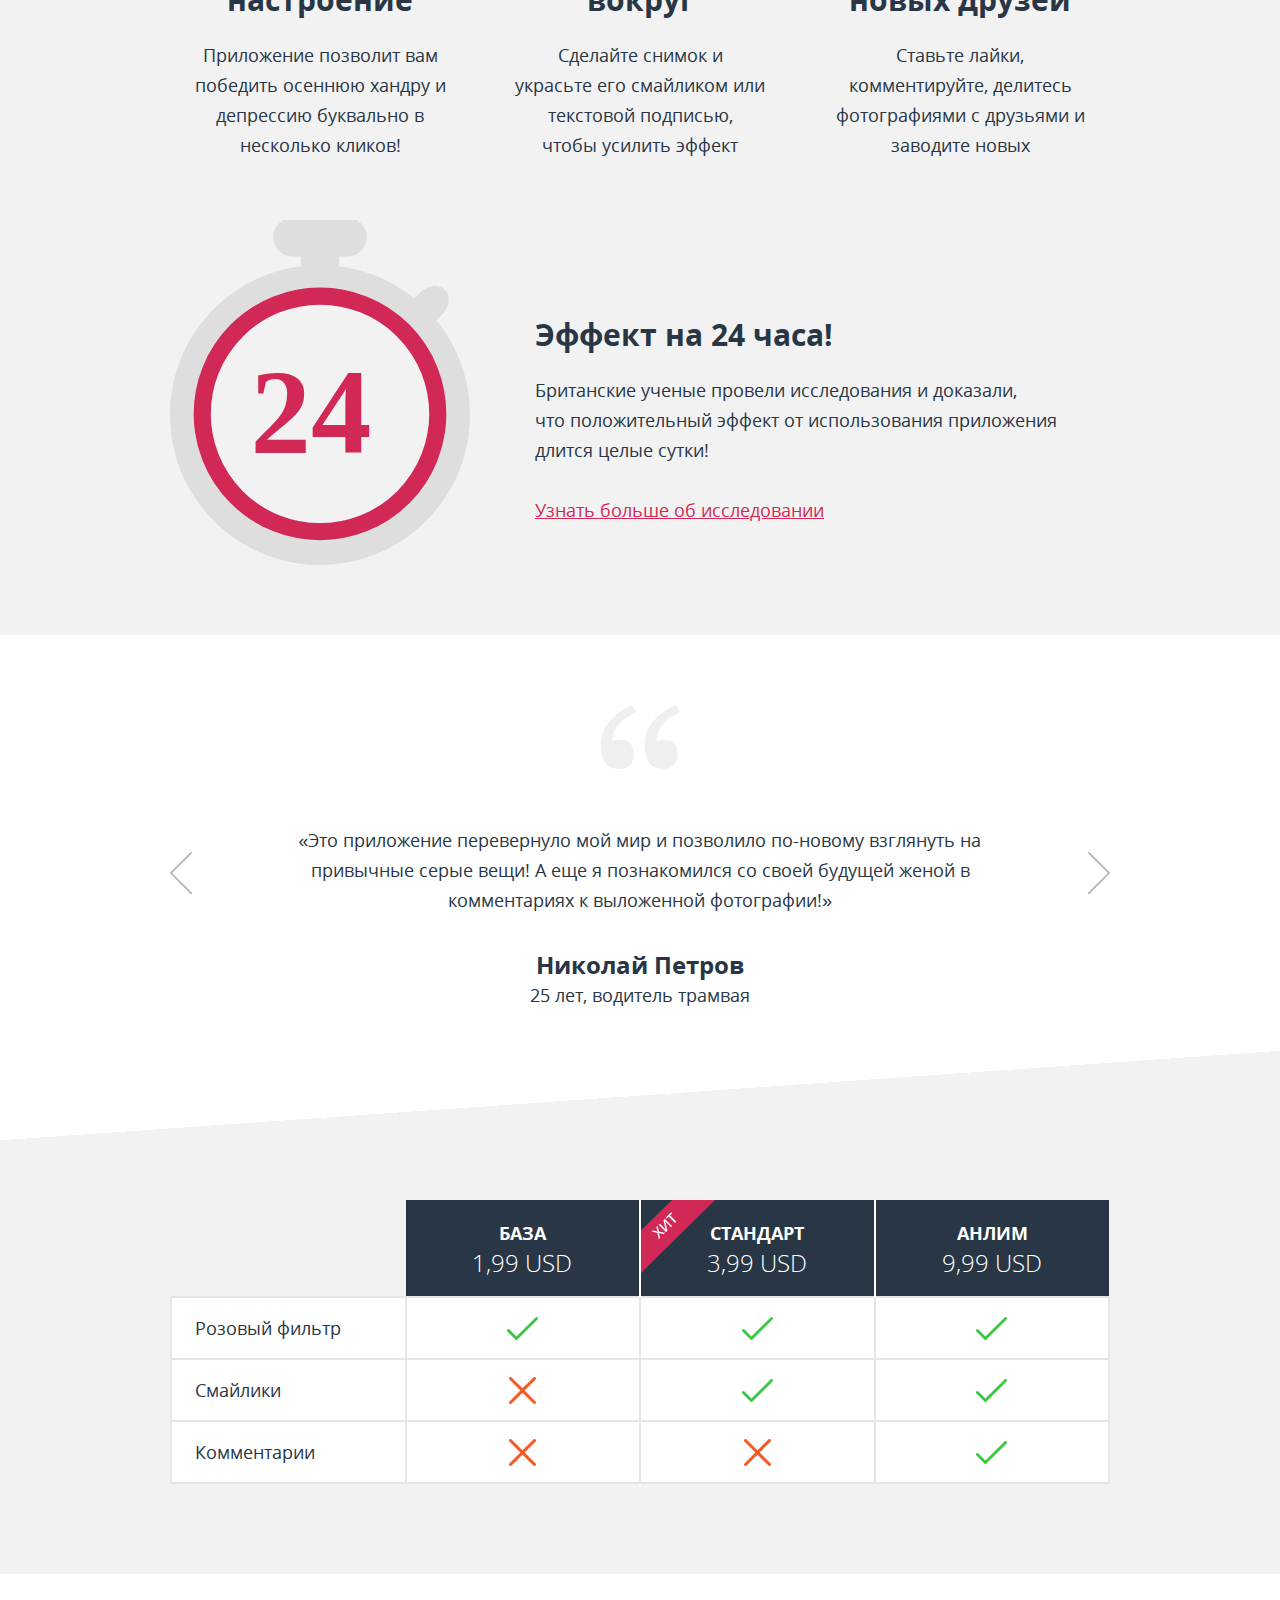
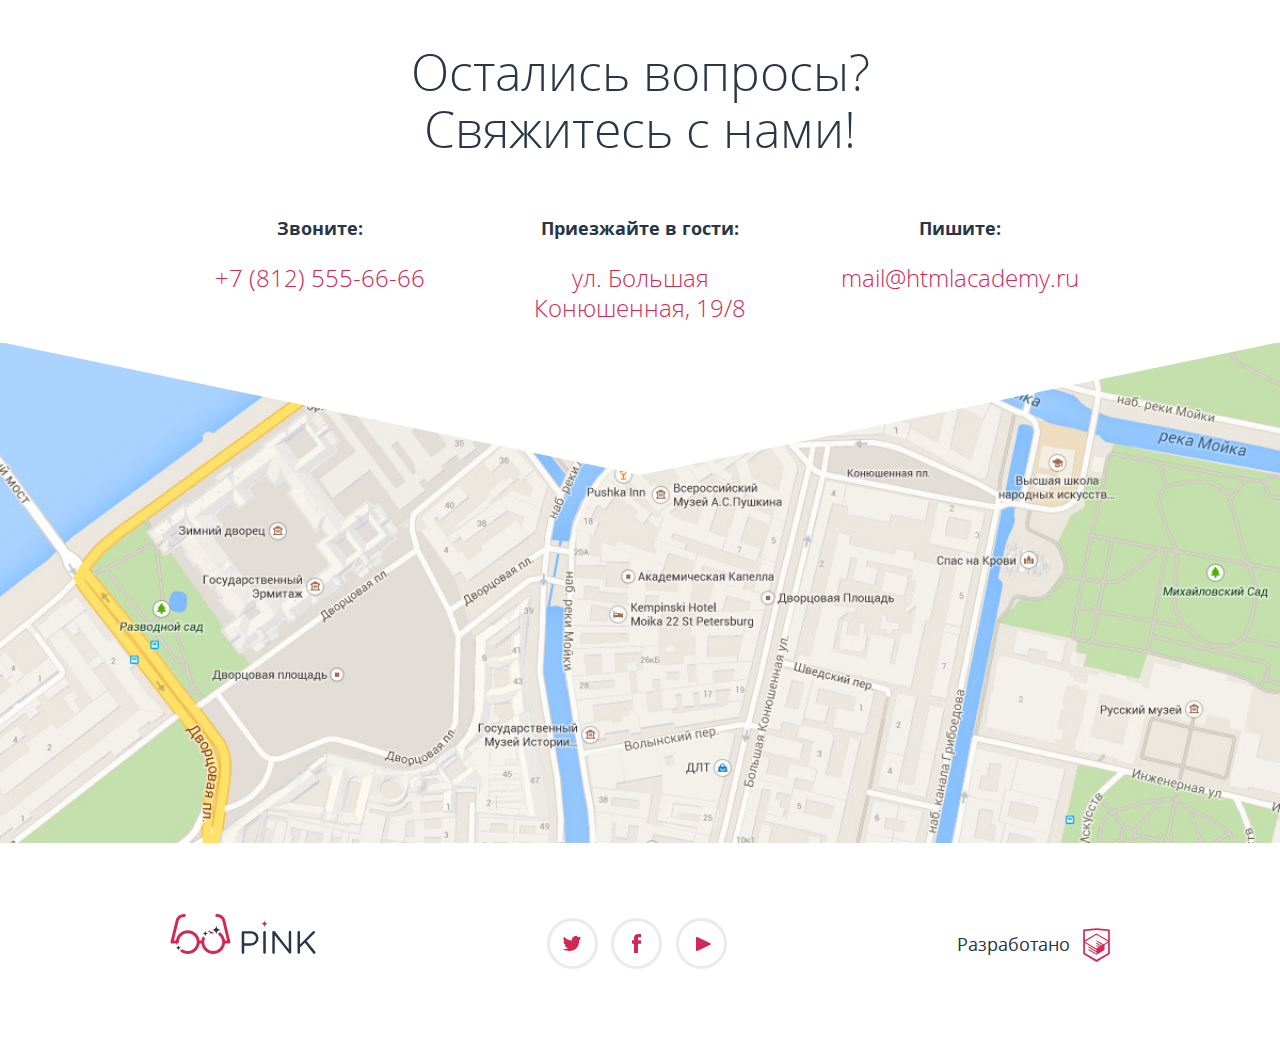
<file: projects/pink/index.html>
<!DOCTYPE html>
<html lang="ru">

<head>
  <meta charset="UTF-8">
  <meta name="viewport" content="width=device-width, initial-scale=1">
  <title>Pink: Главная</title>
  <link rel="stylesheet" href="css/style.min.css">
</head>

<body>
  <!--Векторный спрайт-->
  <svg style="display: none">
    <symbol viewBox="0 0 146.3 40.375" id="logo-pink-desktop">
      <g>
        <path d="M71.874,18.661c0-0.708,0.58-1.288,1.256-1.288h7.18c5.087,0,8.436,2.704,8.436,7.146v0.064 c0,4.861-4.057,7.373-8.854,7.373h-5.475v6.825c0,0.708-0.58,1.288-1.288,1.288c-0.676,0-1.256-0.58-1.256-1.288V18.661z M79.988,29.641c3.734,0,6.182-1.996,6.182-4.959v-0.063c0-3.22-2.414-4.894-6.053-4.894h-5.699v9.917H79.988L79.988,29.641z" />
        <path d="M93.603,18.5c0-0.708,0.579-1.288,1.255-1.288c0.709,0,1.288,0.58,1.288,1.288v20.283 c0,0.708-0.579,1.287-1.288,1.287c-0.676,0-1.255-0.579-1.255-1.287V18.5z" />
        <path d="M102.744,18.532c0-0.676,0.58-1.256,1.256-1.256h0.354c0.58,0,0.935,0.29,1.288,0.74l13.684,17.45V18.468 c0-0.676,0.547-1.256,1.256-1.256c0.676,0,1.224,0.58,1.224,1.256v20.349c0,0.676-0.481,1.19-1.158,1.19h-0.129c-0.548,0-0.935-0.321-1.319-0.772l-13.975-17.868v17.45c0,0.676-0.547,1.256-1.256,1.256c-0.676,0-1.223-0.58-1.223-1.256V18.532 H102.744z" />
        <path d="M128.173,18.5c0-0.708,0.58-1.288,1.257-1.288c0.708,0,1.286,0.58,1.286,1.288v12.331l12.848-13.168 c0.29-0.257,0.579-0.451,0.998-0.451c0.676,0,1.225,0.612,1.225,1.256c0,0.354-0.162,0.644-0.42,0.901l-7.984,7.92l8.564,10.561 c0.225,0.291,0.354,0.547,0.354,0.935c0,0.676-0.578,1.288-1.286,1.288c-0.483,0-0.806-0.258-1.03-0.58l-8.402-10.463l-4.863,4.861 v4.894c0,0.708-0.578,1.288-1.286,1.288c-0.677,0-1.257-0.58-1.257-1.288V18.5H128.173z" />
      </g>
      <g>
        <path d="M43.094,19.313c0.246,0,0.489,0.014,0.73,0.033c-0.437-0.728-1.227-1.221-2.136-1.221 c-0.877,0-1.614-0.568-1.884-1.354c-0.727,0.208-1.425,0.482-2.089,0.816c0.062,0.017,0.122,0.038,0.188,0.038c1.104,0,2,0.896,2,2 c0,0.096-0.015,0.188-0.028,0.281C40.875,19.524,41.959,19.313,43.094,19.313z" />
        <path d="M60.462,28.016c-0.002-0.009-5.175-21.365-5.175-21.365C54.926,4.303,52.694,0,46.688,0 c-0.829,0-1.5,0.671-1.5,1.5s0.671,1.5,1.5,1.5c4.856,0,5.575,3.729,5.639,4.143l4.767,19.701h-2.073 c-0.445-3.557-2.453-6.628-5.305-8.522c-0.897,0.379-1.529,1.269-1.529,2.303c0,0.088-0.015,0.171-0.026,0.256 c1.991,1.358,3.415,3.489,3.829,5.964c0.082,0.489,0.135,0.988,0.135,1.5s-0.053,1.012-0.135,1.5 c-0.716,4.272-4.421,7.531-8.896,7.531c-4.475,0-8.181-3.259-8.896-7.531c-0.082-0.488-0.135-0.988-0.135-1.5 s0.053-1.011,0.135-1.5c0.147-0.878,0.427-1.711,0.808-2.483c-1.034-0.078-1.852-0.932-1.852-1.985 c0-0.189-0.077-0.357-0.192-0.489c-0.938,1.469-1.569,3.15-1.795,4.958h-1.82c-0.741-5.927-5.802-10.531-11.927-10.531 S6.235,20.917,5.493,26.844H3.42L8.187,7.143C8.25,6.729,8.97,3,13.826,3c0.829,0,1.5-0.671,1.5-1.5S14.655,0,13.826,0 C7.82,0,5.588,4.303,5.227,6.651c0,0-5.173,21.356-5.175,21.365c-0.266,1.109,0.531,1.826,1.426,1.826 c0.012,0,0.023,0.004,0.036,0.004h3.982c0.079,0.628,0.215,1.237,0.387,1.831c0.059-0.106,0.102-0.224,0.102-0.354 c0-1.104,0.896-2,2-2c0.166,0,0.324,0.025,0.478,0.063c-0.043-0.343-0.074-0.688-0.074-1.042c0-0.512,0.053-1.011,0.135-1.5 c0.715-4.271,4.421-7.531,8.896-7.531s8.18,3.26,8.896,7.531c0.082,0.489,0.135,0.988,0.135,1.5s-0.053,1.012-0.135,1.5 c-0.715,4.272-4.421,7.531-8.896,7.531c-2.022,0-3.883-0.67-5.386-1.794c-0.35,0.302-0.8,0.491-1.299,0.491 c-0.413,0-0.749,0.336-0.749,0.748c0,0.29-0.065,0.564-0.176,0.812c2.075,1.708,4.722,2.743,7.614,2.743 c6.125,0,11.185-4.604,11.927-10.53h1.814c0.742,5.926,5.802,10.53,11.927,10.53s11.186-4.604,11.927-10.53H59 c0.012,0,0.023-0.004,0.036-0.004C59.931,29.842,60.728,29.125,60.462,28.016z" />
      </g>
      <g fill="#d22856">
        <path d="M50.686,16.125c-2.485,0-4.499-2.014-4.499-4.499c0,2.485-2.014,4.499-4.499,4.499 c2.485,0,4.499,2.014,4.499,4.499C46.187,18.139,48.2,16.125,50.686,16.125z" />

        <path d="M37.904,19.626c-1.519,0-2.749-1.23-2.749-2.749c0,1.519-1.23,2.749-2.749,2.749 c1.519,0,2.749,1.229,2.749,2.749C35.155,20.855,36.386,19.626,37.904,19.626z" />

        <path d="M10.734,34.072c-1.519,0-2.749-1.23-2.749-2.75c0,1.52-1.23,2.75-2.749,2.75 c1.519,0,2.749,1.229,2.749,2.748C7.985,35.303,9.215,34.072,10.734,34.072z" />

        <path d="M98.498,9.875c-2.002,0-3.623-1.623-3.623-3.624c0,2.001-1.623,3.624-3.625,3.624 c2.002,0,3.625,1.623,3.625,3.624C94.875,11.498,96.496,9.875,98.498,9.875z" />
      </g>
    </symbol>
    <symbol viewBox="0 0 146.3 40.375" id="logo-pink-tablet">
      <g>
        <path d="M71.874,18.661c0-0.708,0.58-1.288,1.256-1.288h7.18c5.087,0,8.436,2.704,8.436,7.146v0.064 c0,4.861-4.057,7.373-8.854,7.373h-5.475v6.825c0,0.708-0.58,1.288-1.288,1.288c-0.676,0-1.256-0.58-1.256-1.288V18.661z M79.988,29.641c3.734,0,6.182-1.996,6.182-4.959v-0.063c0-3.22-2.414-4.894-6.053-4.894h-5.699v9.917H79.988L79.988,29.641z" />
        <path d="M93.603,18.5c0-0.708,0.579-1.288,1.255-1.288c0.709,0,1.288,0.58,1.288,1.288v20.283 c0,0.708-0.579,1.287-1.288,1.287c-0.676,0-1.255-0.579-1.255-1.287V18.5z" />
        <path d="M102.744,18.532c0-0.676,0.58-1.256,1.256-1.256h0.354c0.58,0,0.935,0.29,1.288,0.74l13.684,17.45V18.468 c0-0.676,0.547-1.256,1.256-1.256c0.676,0,1.224,0.58,1.224,1.256v20.349c0,0.676-0.481,1.19-1.158,1.19h-0.129c-0.548,0-0.935-0.321-1.319-0.772l-13.975-17.868v17.45c0,0.676-0.547,1.256-1.256,1.256c-0.676,0-1.223-0.58-1.223-1.256V18.532 H102.744z" />
        <path d="M128.173,18.5c0-0.708,0.58-1.288,1.257-1.288c0.708,0,1.286,0.58,1.286,1.288v12.331l12.848-13.168 c0.29-0.257,0.579-0.451,0.998-0.451c0.676,0,1.225,0.612,1.225,1.256c0,0.354-0.162,0.644-0.42,0.901l-7.984,7.92l8.564,10.561 c0.225,0.291,0.354,0.547,0.354,0.935c0,0.676-0.578,1.288-1.286,1.288c-0.483,0-0.806-0.258-1.03-0.58l-8.402-10.463l-4.863,4.861 v4.894c0,0.708-0.578,1.288-1.286,1.288c-0.677,0-1.257-0.58-1.257-1.288V18.5H128.173z" />
      </g>
      <g>
        <path d="M60.498,28.266" />
        <path d="M60.462,28.016c-0.002-0.009-5.175-21.365-5.175-21.365C54.926,4.303,52.694,0,46.688,0 c-0.829,0-1.5,0.671-1.5,1.5s0.671,1.5,1.5,1.5c4.856,0,5.575,3.729,5.639,4.143l4.767,19.701h-2.073 c-0.742-5.927-5.802-10.531-11.927-10.531s-11.186,4.604-11.927,10.531h-1.82c-0.741-5.927-5.802-10.531-11.927-10.531 S6.235,20.917,5.493,26.844H3.42L8.187,7.143C8.25,6.729,8.97,3,13.826,3c0.829,0,1.5-0.671,1.5-1.5S14.655,0,13.826,0 C7.82,0,5.588,4.303,5.227,6.651c0,0-5.173,21.356-5.175,21.365c-0.266,1.109,0.531,1.826,1.426,1.826 c0.012,0,0.023,0.004,0.036,0.004h3.982c0.741,5.926,5.802,10.53,11.927,10.53s11.185-4.604,11.927-10.53h1.814 c0.742,5.926,5.802,10.53,11.927,10.53s11.186-4.604,11.927-10.53H59c0.012,0,0.023-0.004,0.036-0.004 C59.931,29.842,60.728,29.125,60.462,28.016z M26.315,29.844c-0.715,4.272-4.421,7.531-8.896,7.531c-4.475,0-8.18-3.259-8.896-7.531 c-0.082-0.488-0.135-0.988-0.135-1.5s0.053-1.011,0.135-1.5c0.715-4.271,4.421-7.531,8.896-7.531c4.475,0,8.18,3.26,8.896,7.531 c0.082,0.489,0.135,0.988,0.135,1.5S26.397,29.355,26.315,29.844z M51.99,29.844c-0.716,4.272-4.421,7.531-8.896,7.531 c-4.475,0-8.181-3.259-8.896-7.531c-0.082-0.488-0.135-0.988-0.135-1.5s0.053-1.011,0.135-1.5c0.716-4.271,4.421-7.531,8.896-7.531 c4.475,0,8.181,3.26,8.896,7.531c0.082,0.489,0.135,0.988,0.135,1.5S52.072,29.355,51.99,29.844z" />
      </g>
    </symbol>
    <symbol viewBox="0 -10 146.3 40.375" id="logo-pink-mobile">
      <g>
        <path d="M0,1.449c0-0.708,0.58-1.288,1.256-1.288h7.18c5.087,0,8.436,2.704,8.436,7.147v0.064 c0,4.861-4.057,7.373-8.854,7.373H2.544v6.825c0,0.708-0.58,1.288-1.288,1.288C0.58,22.859,0,22.279,0,21.571V1.449z M8.114,12.428 c3.734,0,6.182-1.996,6.182-4.958V7.405c0-3.22-2.415-4.894-6.054-4.894H2.544v9.917H8.114z" />
        <path d="M21.729,1.288C21.729,0.58,22.308,0,22.983,0c0.709,0,1.288,0.58,1.288,1.288v20.283 c0,0.708-0.579,1.288-1.288,1.288c-0.676,0-1.255-0.58-1.255-1.288V1.288z" />
        <path d="M30.87,1.32c0-0.676,0.579-1.256,1.256-1.256h0.354c0.58,0,0.934,0.29,1.288,0.74l13.684,17.45V1.256 C47.451,0.58,47.998,0,48.707,0c0.676,0,1.223,0.58,1.223,1.256v20.348c0,0.676-0.482,1.191-1.158,1.191h-0.129 c-0.548,0-0.934-0.322-1.32-0.772L33.349,4.153v17.45c0,0.676-0.547,1.256-1.255,1.256c-0.677,0-1.224-0.58-1.224-1.256V1.32z" />
        <path d="M56.3,1.288C56.3,0.58,56.879,0,57.556,0c0.708,0,1.287,0.58,1.287,1.288v12.331L71.689,0.451 C71.979,0.193,72.269,0,72.688,0c0.676,0,1.224,0.612,1.224,1.256c0,0.354-0.161,0.644-0.419,0.901l-7.984,7.92l8.564,10.561 c0.225,0.29,0.354,0.547,0.354,0.934c0,0.676-0.579,1.288-1.287,1.288c-0.483,0-0.806-0.258-1.03-0.58l-8.403-10.463l-4.862,4.861 v4.894c0,0.708-0.579,1.288-1.287,1.288c-0.677,0-1.256-0.58-1.256-1.288V1.288z" />
      </g>
    </symbol>
    <symbol viewBox="0 0 49.945 24.007" id="icon-menu-burger">
      <g id="miu">
        <g id="editor_list_view_hambuger_menu_glyph">
          <g>
            <path id="path-1" d="M1.137,0C0.51,0,0,0.428,0,1.01v1.981c0,0.558,0.494,1.01,1.139,1.01h47.671 c0.628,0,1.138-0.428,1.138-1.01V1.01c0-0.558-0.494-1.01-1.138-1.01H1.137z M1.137,10.003C0.51,10.003,0,10.431,0,11.013v1.98 c0,0.557,0.494,1.01,1.139,1.01h47.671c0.628,0,1.138-0.428,1.138-1.01v-1.98c0-0.558-0.494-1.01-1.138-1.01H1.137z M1.137,20.005C0.51,20.005,0,20.434,0,21.016v1.981c0,0.557,0.494,1.01,1.139,1.01h47.671c0.628,0,1.138-0.428,1.138-1.01 v-1.981c0-0.558-0.494-1.011-1.138-1.011H1.137z" />
          </g>
          <g>
            <path id="path-1_1_" d="M1.137,0C0.51,0,0,0.428,0,1.01v1.981c0,0.558,0.494,1.01,1.139,1.01h47.671 c0.628,0,1.138-0.428,1.138-1.01V1.01c0-0.558-0.494-1.01-1.138-1.01H1.137z M1.137,10.003C0.51,10.003,0,10.431,0,11.013v1.98 c0,0.557,0.494,1.01,1.139,1.01h47.671c0.628,0,1.138-0.428,1.138-1.01v-1.98c0-0.558-0.494-1.01-1.138-1.01H1.137z M1.137,20.005C0.51,20.005,0,20.434,0,21.016v1.981c0,0.557,0.494,1.01,1.139,1.01h47.671c0.628,0,1.138-0.428,1.138-1.01 v-1.981c0-0.558-0.494-1.011-1.138-1.011H1.137z" />
          </g>
        </g>
      </g>
    </symbol>
    <symbol viewBox="-13 0 23.867 23.867" id="icon-menu-cross">
      <path d="M15.087,11.933l8.56-8.559c0.293-0.293,0.293-0.768,0-1.061L21.554,0.22C21.414,0.079,21.223,0,21.023,0 c-0.199,0-0.391,0.079-0.529,0.22l-8.561,8.56l-8.56-8.56c-0.282-0.282-0.78-0.282-1.061,0L0.22,2.313 c-0.293,0.293-0.293,0.768,0,1.061l8.56,8.559l-8.56,8.559c-0.293,0.293-0.293,0.768,0,1.062l2.093,2.094 c0.141,0.142,0.331,0.22,0.53,0.22c0.199,0,0.39-0.078,0.53-0.22l8.561-8.56l8.56,8.56c0.141,0.142,0.332,0.22,0.53,0.22 c0.199,0,0.39-0.078,0.53-0.22l2.093-2.094c0.293-0.294,0.293-0.769,0-1.062L15.087,11.933z" />
    </symbol>
    <symbol viewBox="0 0 146.3 40.375" id="logo-pink-desktop-footer">
      <g>
        <path d="M71.874,18.661c0-0.708,0.58-1.288,1.256-1.288h7.18c5.087,0,8.436,2.704,8.436,7.146v0.063 c0,4.86-4.057,7.373-8.854,7.373h-5.475v6.825c0,0.708-0.58,1.287-1.289,1.287c-0.676,0-1.256-0.58-1.256-1.287L71.874,18.661 L71.874,18.661z M79.988,29.641c3.734,0,6.182-1.996,6.182-4.959v-0.062c0-3.221-2.414-4.894-6.053-4.894h-5.699v9.917h5.57V29.641 z" />
        <path d="M93.603,18.5c0-0.708,0.579-1.288,1.255-1.288c0.709,0,1.288,0.58,1.288,1.288v20.283 c0,0.708-0.579,1.287-1.288,1.287c-0.676,0-1.255-0.579-1.255-1.287V18.5z" />
        <path d="M102.744,18.532c0-0.676,0.58-1.256,1.256-1.256h0.354c0.58,0,0.935,0.29,1.288,0.74l13.684,17.45V18.468 c0-0.676,0.547-1.256,1.256-1.256c0.676,0,1.225,0.58,1.225,1.256v20.349c0,0.677-0.48,1.19-1.158,1.19h-0.129 c-0.548,0-0.936-0.321-1.318-0.772l-13.976-17.867v17.449c0,0.677-0.547,1.257-1.257,1.257c-0.676,0-1.223-0.58-1.223-1.257V18.532 H102.744z" />
        <path d="M128.173,18.5c0-0.708,0.58-1.288,1.257-1.288c0.708,0,1.286,0.58,1.286,1.288v12.331l12.848-13.168 c0.29-0.257,0.579-0.451,0.998-0.451c0.676,0,1.225,0.612,1.225,1.256c0,0.354-0.162,0.644-0.42,0.901l-7.984,7.92l8.564,10.561 c0.225,0.291,0.354,0.547,0.354,0.936c0,0.676-0.577,1.288-1.285,1.288c-0.482,0-0.807-0.259-1.03-0.58l-8.401-10.464l-4.863,4.861 v4.895c0,0.708-0.578,1.288-1.286,1.288c-0.677,0-1.257-0.58-1.257-1.288V18.5H128.173z" />
      </g>
      <path fill="#D22856" d="M98.498,9.875c-2.002,0-3.623-1.623-3.623-3.624c0,2.001-1.623,3.624-3.625,3.624 c2.002,0,3.625,1.623,3.625,3.624C94.875,11.498,96.496,9.875,98.498,9.875z" />
      <g>
        <path fill="#D22856" d="M43.094,19.313c0.246,0,0.489,0.014,0.73,0.033c-0.437-0.728-1.227-1.221-2.136-1.221 c-0.877,0-1.614-0.568-1.884-1.354c-0.727,0.208-1.425,0.482-2.089,0.816c0.062,0.017,0.122,0.038,0.188,0.038c1.104,0,2,0.896,2,2 c0,0.096-0.015,0.188-0.028,0.281C40.875,19.524,41.959,19.313,43.094,19.313z" />
        <path fill="#D22856" d="M60.462,28.016c-0.002-0.009-5.175-21.365-5.175-21.365C54.926,4.303,52.694,0,46.688,0 c-0.829,0-1.5,0.671-1.5,1.5s0.671,1.5,1.5,1.5c4.856,0,5.575,3.729,5.639,4.143l4.767,19.701h-2.073 c-0.445-3.557-2.453-6.628-5.305-8.522c-0.897,0.379-1.529,1.269-1.529,2.303c0,0.088-0.015,0.171-0.026,0.256 c1.991,1.358,3.415,3.489,3.829,5.965c0.082,0.488,0.135,0.987,0.135,1.5c0,0.512-0.053,1.012-0.135,1.5 c-0.716,4.271-4.421,7.53-8.896,7.53c-4.475,0-8.181-3.259-8.896-7.53c-0.082-0.488-0.135-0.988-0.135-1.5 c0-0.513,0.053-1.012,0.135-1.5c0.147-0.879,0.427-1.712,0.808-2.484c-1.034-0.077-1.852-0.932-1.852-1.984 c0-0.189-0.077-0.357-0.192-0.488c-0.938,1.469-1.569,3.149-1.795,4.957h-1.82c-0.741-5.927-5.802-10.531-11.927-10.531 S6.235,20.917,5.493,26.844H3.42L8.187,7.143C8.25,6.729,8.97,3,13.826,3c0.829,0,1.5-0.671,1.5-1.5S14.655,0,13.826,0 C7.82,0,5.588,4.303,5.227,6.651c0,0-5.173,21.356-5.175,21.365c-0.266,1.109,0.531,1.826,1.426,1.826 c0.012,0,0.023,0.004,0.036,0.004h3.982c0.079,0.629,0.215,1.237,0.387,1.831c0.059-0.106,0.102-0.224,0.102-0.354 c0-1.104,0.896-2,2-2c0.166,0,0.324,0.024,0.478,0.062c-0.043-0.343-0.074-0.688-0.074-1.042c0-0.512,0.053-1.011,0.135-1.5 c0.715-4.271,4.421-7.531,8.896-7.531s8.18,3.26,8.896,7.531c0.082,0.489,0.135,0.988,0.135,1.5s-0.053,1.012-0.135,1.5 c-0.715,4.272-4.421,7.531-8.896,7.531c-2.022,0-3.883-0.67-5.386-1.794c-0.35,0.302-0.8,0.491-1.299,0.491 c-0.413,0-0.749,0.336-0.749,0.748c0,0.289-0.065,0.563-0.176,0.812c2.075,1.708,4.722,2.743,7.614,2.743 c6.125,0,11.185-4.604,11.927-10.529h1.814c0.742,5.926,5.802,10.529,11.927,10.529s11.186-4.604,11.927-10.529H59 c0.012,0,0.023-0.005,0.036-0.005C59.931,29.842,60.728,29.125,60.462,28.016z" />
      </g>
      <g>
        <path fill="#283645" d="M50.686,16.125c-2.485,0-4.499-2.014-4.499-4.499c0,2.485-2.014,4.499-4.499,4.499 c2.485,0,4.499,2.014,4.499,4.499C46.187,18.139,48.2,16.125,50.686,16.125z" />
        <path fill="#283645" d="M37.904,19.626c-1.519,0-2.749-1.23-2.749-2.749c0,1.519-1.23,2.749-2.749,2.749 c1.519,0,2.749,1.229,2.749,2.749C35.155,20.855,36.386,19.626,37.904,19.626z" />
        <path fill="#283645" d="M10.734,34.072c-1.519,0-2.749-1.23-2.749-2.75c0,1.52-1.23,2.75-2.749,2.75 c1.519,0,2.749,1.229,2.749,2.748C7.985,35.303,9.215,34.072,10.734,34.072z" />
      </g>
    </symbol>
    <symbol viewBox="0 0 146.3 40.375" id="logo-pink-mobile-footer">
      <g>
        <path d="M71.874,18.661c0-0.708,0.58-1.288,1.256-1.288h7.18c5.087,0,8.436,2.704,8.436,7.146v0.063 c0,4.86-4.057,7.373-8.854,7.373h-5.475v6.825c0,0.708-0.58,1.287-1.289,1.287c-0.676,0-1.256-0.58-1.256-1.287L71.874,18.661 L71.874,18.661z M79.988,29.641c3.734,0,6.182-1.996,6.182-4.959v-0.062c0-3.221-2.414-4.894-6.053-4.894h-5.699v9.917h5.57V29.641 z" />
        <path d="M93.603,18.5c0-0.708,0.579-1.288,1.255-1.288c0.709,0,1.288,0.58,1.288,1.288v20.283 c0,0.708-0.579,1.287-1.288,1.287c-0.676,0-1.255-0.579-1.255-1.287V18.5z" />
        <path d="M102.744,18.532c0-0.676,0.58-1.256,1.256-1.256h0.354c0.58,0,0.935,0.29,1.288,0.74l13.684,17.45V18.468 c0-0.676,0.547-1.256,1.256-1.256c0.676,0,1.225,0.58,1.225,1.256v20.349c0,0.677-0.48,1.19-1.158,1.19h-0.129 c-0.548,0-0.936-0.321-1.318-0.772l-13.976-17.867v17.449c0,0.677-0.547,1.257-1.257,1.257c-0.676,0-1.223-0.58-1.223-1.257V18.532 H102.744z" />
        <path d="M128.173,18.5c0-0.708,0.58-1.288,1.257-1.288c0.708,0,1.286,0.58,1.286,1.288v12.331l12.848-13.16 c0.29-0.257,0.579-0.451,0.998-0.451c0.676,0,1.225,0.612,1.225,1.256c0,0.354-0.162,0.644-0.42,0.901l-7.984,7.92l8.564,10.561 c0.225,0.291,0.354,0.547,0.354,0.936c0,0.676-0.577,1.288-1.285,1.288c-0.482,0-0.807-0.259-1.03-0.58l-8.401-10.464l-4.863,4.861 v4.895c0,0.708-0.578,1.288-1.286,1.288c-0.677,0-1.257-0.58-1.257-1.288V18.5H128.173z" />
      </g>
      <path fill="#FFFFFF" d="M60.498,28.266" />
      <path fill="#D22856" d="M60.462,28.016c-0.002-0.009-5.175-21.365-5.175-21.365C54.926,4.303,52.694,0,46.688,0 c-0.829,0-1.5,0.671-1.5,1.5s0.671,1.5,1.5,1.5c4.856,0,5.575,3.729,5.639,4.143l4.767,19.701h-2.073 c-0.742-5.927-5.802-10.531-11.927-10.531s-11.186,4.604-11.927,10.531h-1.82c-0.741-5.927-5.802-10.531-11.927-10.531 S6.235,20.917,5.493,26.844H3.42L8.187,7.143C8.25,6.729,8.97,3,13.826,3c0.829,0,1.5-0.671,1.5-1.5S14.655,0,13.826,0 C7.82,0,5.588,4.303,5.227,6.651c0,0-5.173,21.356-5.175,21.365c-0.266,1.109,0.531,1.826,1.426,1.826 c0.012,0,0.023,0.004,0.036,0.004h3.982c0.741,5.926,5.802,10.53,11.927,10.53s11.185-4.604,11.927-10.53h1.814 c0.742,5.926,5.802,10.53,11.927,10.53s11.186-4.604,11.927-10.53H59c0.012,0,0.023-0.004,0.036-0.004 C59.931,29.842,60.728,29.125,60.462,28.016z M26.315,29.844c-0.715,4.272-4.421,7.531-8.896,7.531s-8.18-3.259-8.896-7.531 c-0.082-0.488-0.135-0.988-0.135-1.5s0.053-1.011,0.135-1.5c0.715-4.271,4.421-7.531,8.896-7.531s8.18,3.26,8.896,7.531 c0.082,0.489,0.135,0.988,0.135,1.5S26.397,29.355,26.315,29.844z M51.99,29.844c-0.716,4.272-4.421,7.531-8.896,7.531 c-4.475,0-8.181-3.259-8.896-7.531c-0.082-0.488-0.135-0.988-0.135-1.5s0.053-1.011,0.135-1.5c0.716-4.271,4.421-7.531,8.896-7.531 c4.475,0,8.181,3.26,8.896,7.531c0.082,0.489,0.135,0.988,0.135,1.5S52.072,29.355,51.99,29.844z" />
    </symbol>
    <symbol viewBox="10 10 40 40" id="logo-htmlacademy">
      <path d="M30.2 5h-.2l-19.7 2.1v36.2l19.7 11.7 19.7-11.7v-36.2l-19.5-2.1zm17 36.8l-17.2 10.2-17.2-10.2v-14.8l17.1 10.2v1.8l-11.7-7v1.8l11.8 7.1v1.9l-11.8-7v1.8l11.8 7 11.9-7.1v-7.6l5.3-3.2v15.1zm-.1-17l-4.7 2.8-2.2 1.3-10.3-6.1v1.8l8.8 5.3h-.1l-.2.1-1.3.7-7.3-4.3v1.8l5.8 3.4-1.4.9-4.3-2.6v1.8l2.9 1.7-2.9 1.7-17-10.1 17-10.2 17.2 10zm.1-1.8l-17.3-10.2-17.1 10.2v-13.6l17.2-1.8 17.2 1.8v13.6z" />
    </symbol>
    <symbol viewBox="0 0 48 48" id="crop-logo">
      <path fill="none" d="M0,0h48v48H0V0z" />
      <path d="M34,30h4V14c0-2.21-1.79-4-4-4H18v4h16V30z M14,34V2h-4v8H2v4h8v20c0,2.21,1.79,4,4,4h20v8h4v-8h8v-4H14z" />
    </symbol>
    <symbol viewBox="0 0 48 48" id="fill-logo">
      <path fill="none" d="M0,0h48v48H0V0z" />
      <path d="M33.12,17.88L15.24,0l-2.83,2.83l4.76,4.76L6.88,17.88c-1.17,1.17-1.17,3.07,0,4.24l11,11C18.46,33.71,19.23,34,20,34 s1.54-0.29,2.12-0.88l11-11C34.29,20.95,34.29,19.05,33.12,17.88z M10.41,20L20,10.42L29.59,20H10.41z M38,23c0,0-4,4.33-4,7 c0,2.21,1.79,4,4,4s4-1.79,4-4C42,27.33,38,23,38,23z" />
      <rect y="40" width="48" height="3" />
    </symbol>
    <symbol viewBox="-35.422 -7.96 31.92 31.92" id="contrast-logo">
      <path d="M-19.462-3.96c6.595,0,11.96,5.365,11.96,11.96s-5.365,11.96-11.96,11.96S-31.422,14.595-31.422,8 S-26.057-3.96-19.462-3.96 M-19.462-7.96c-8.814,0-15.96,7.145-15.96,15.96c0,8.813,7.146,15.96,15.96,15.96S-3.502,16.813-3.502,8 C-3.502-0.815-10.648-7.96-19.462-7.96L-19.462-7.96z" />
      <path d="M-19.462,16.331c4.706,0,8.52-3.813,8.52-8.52c0-4.705-3.813-8.519-8.52-8.519" />
    </symbol>
    <symbol viewBox="22.5 69.048 253 253" id="editor-logo">
      <path d="M149,69.048c-69.864,0-126.5,56.636-126.5,126.5c0,69.864,56.636,126.5,126.5,126.5 s126.5-56.636,126.5-126.5C275.5,125.685,218.864,69.048,149,69.048z M149,306.264c-60.844,0-110.167-49.323-110.167-110.167 C38.833,135.253,88.156,85.93,149,85.93c60.843,0,110.167,49.323,110.167,110.167C259.167,256.941,209.843,306.264,149,306.264z" />
    </symbol>
  </svg>
  <!---->

  <!--Разметка шапки-->
  <header class="page-header page-header__body">
    <div class="page-header__wrapper">
      <a class="page-header__logo">
        <svg class="page-header__ico-mobile" width="146" height="40">
          <use xlink:href="#logo-pink-mobile"></use>
        </svg>
        <svg class="page-header__ico-tablet" width="146" height="40">
          <use xlink:href="#logo-pink-tablet"></use>
        </svg>
        <svg class="page-header__ico-desktop" width="146" height="40">
          <use xlink:href="#logo-pink-desktop"></use>
        </svg>
      </a>
      <button class="page-header__toggle" type="button">
        <svg class="page-header__ico-open" width="50" height="25">
          <use xlink:href="#icon-menu-burger"></use>
        </svg>
        <svg class="page-header__ico-closed" width="50" height="25">
          <use xlink:href="#icon-menu-cross"></use>
        </svg>
        <span>Открыть меню</span>
      </button>
      <nav class="site-menu page-header__site-menu">
        <ul class="site-menu__list">
          <li class="site-menu__item"><a class="site-menu__active">Главная</a></li>
          <li class="site-menu__item"><a href="photo.html">Фотографии</a></li>
          <li class="site-menu__item"><a href="form.html">Конкурс</a></li>
          <li class="site-menu__item"><a href="https://htmlacademy.ru" target="_blank">HTML Academy</a></li>
        </ul>
      </nav>
    </div>
  </header>
  <!---->

  <!--Разметка основного содержимого-->
  <main class="page-main">
    <div class="page-main__cover">
      <section class="promo">
        <div class="promo__wrapper">
          <h1 class="promo__header">Взгляните на жизнь иначе!</h1>
          <button class="button promo__button" type="button">Скачать приложение</button>
          <ul class="promo__list-link">
            <li class="promo__item-link">
              <a class="promo__download promo__download--apple" href="#">
                <span>Загрузить приложение для Apple</span>
              </a>
            </li>
            <li class="promo__item-link">
              <a class="promo__download promo__download--android" href="#">
                <span>Загрузить приложение для Android</span>
              </a>
            </li>
            <li class="promo__item-link">
              <a class="promo__download promo__download--windows" href="#">
                <span>Загрузить приложение для Windows</span>
              </a>
            </li>
          </ul>
          <p class="promo__text">Доступно для iPhone, iPad, Android, Windows Phone, OS X, Windows 8</p>
        </div>
      </section>
    </div>
    <section class="features">
      <div class="page-main__wrapper page-main__wrapper--flipped">
        <h2 class="features__header">Преимущества</h2>
        <p class="features__promo features__promo--bottom">Устали от серости мегаполиса?</p>
        <p class="features__promo">Нам есть, что вам<br> предложить!</p>
        <ul class="features__list">
          <li class="features__item features__item--black">
            <p class="features__item-header">Поднимает настроение</p>
            <p class="features__item-text">Приложение позволит вам победить осеннюю хандру и депрессию буквально в несколько кликов!</p>
          </li>
          <li class="features__item features__item--color">
            <p class="features__item-header">Меняет мир вокруг</p>
            <p class="features__item-text">Сделайте снимок и украсьте&nbsp;его&nbsp;смайликом или текстовой подписью, чтобы&nbsp;усилить эффект</p>
          </li>
          <li class="features__item features__item--smile">
            <p class="features__item-header">Заводит новых&nbsp;друзей</p>
            <p class="features__item-text">Ставьте лайки, комментируйте, делитесь фотографиями с друзьями и заводите новых</p>
          </li>
        </ul>
      </div>
    </section>
    <section class="effect">
      <div class="page-main__wrapper">
        <div class="effect__promo">
          <h2 class="effect__header">Эффект на&nbsp;24 часа!</h2>
          <p class="effect__text">Британские ученые провели исследования и доказали, что&nbsp;положительный эффект от использования приложения длится&nbsp;целые сутки!</p>
          <a class="effect__link" href="#">Узнать больше об исследовании</a>
        </div>
      </div>
    </section>
    <section class="reviews reviews__page-main">
      <h2 class="reviews__header">Отзывы</h2>
      <article class="reviews__item reviews__item--one">
        <h3 class="reviews__item-header">Отзыв</h3>
        <blockquote class="reviews__text">«Это приложение перевернуло мой мир и позволило по-новому взглянуть на привычные серые вещи! А еще я познакомился со своей будущей женой в комментариях к выложенной фотографии!»</blockquote>
        <div class="reviews__author">Николай Петров
          <span class="reviews__author-about">25 лет, водитель трамвая</span>
        </div>
      </article>
      <article class="reviews__item reviews__item--two reviews__item--hidden">
        <h3 class="reviews__item-header">Отзыв</h3>
        <blockquote class="reviews__text">«Это приложение перевернуло мой мир и позволило по-новому взглянуть на привычные серые вещи! А еще я познакомился со своей будущей женой в комментариях к выложенной фотографии!»</blockquote>
        <div class="reviews__author">Алексей Иванов
          <span class="reviews__author-about">27 лет, водитель автобуса</span>
        </div>
      </article>
      <article class="reviews__item reviews__item--three reviews__item--hidden">
        <h3 class="reviews__item-header">Отзыв</h3>
        <blockquote class="reviews__text">«Это приложение перевернуло мой мир и позволило по-новому взглянуть на привычные серые вещи! А еще я познакомился со своей будущей женой в комментариях к выложенной фотографии!»</blockquote>
        <div class="reviews__author">Евгений Майоров
          <span class="reviews__author-about">18 лет, студент</span>
        </div>
      </article>
      <ul class="reviews__arrow-list">
        <li class="reviews__arrow-item reviews__arrow-item--left"><span>Предыдущий отзыв</span></li>
        <li class="reviews__arrow-item reviews__arrow-item--right"><span>Следующий отзыв</span></li>
      </ul>
      <ul class="reviews__control-list">
        <li class="reviews__control-button reviews__control-button--one reviews__control-button--active"><span>1 отзыв</span></li>
        <li class="reviews__control-button reviews__control-button--two"><span>2 отзыв</span></li>
        <li class="reviews__control-button reviews__control-button--three"><span>3 отзыв</span></li>
      </ul>
    </section>

    <section class="price">
      <h2 class="price__header">Стоимость</h2>
      <div class="price__wrapper">
        <table class="price__table">
          <tr>
            <th class="price__rate price__rate--transparent"></th>
            <th class="price__rate"><span>База</span>1,99 USD</th>
            <th class="price__rate price__rate--hit"><span>Стандарт</span>3,99 USD</th>
            <th class="price__rate"><span>Анлим</span>9,99 USD</th>
          </tr>
          <tr>
            <td class="price__value"><span>Розовый фильтр</span></td>
            <td class="price__value price__value--yes"><span>Розовый фильтр</span></td>
            <td class="price__value price__value--yes"><span>Розовый фильтр</span></td>
            <td class="price__value price__value--yes"><span>Розовый фильтр</span></td>
          </tr>
          <tr>
            <td class="price__value"><span>Смайлики</span></td>
            <td class="price__value price__value--no"><span>Смайлики</span></td>
            <td class="price__value price__value--yes"><span>Смайлики</span></td>
            <td class="price__value price__value--yes"><span>Смайлики</span></td>
          </tr>
          <tr>
            <td class="price__value"><span>Комментарии</span></td>
            <td class="price__value price__value--no"><span>Комментарии</span></td>
            <td class="price__value price__value--no"><span>Комментарии</span></td>
            <td class="price__value price__value--yes"><span>Комментарии</span></td>
          </tr>
        </table>
        <ul class="price__control-list">
          <li class="price__control-button price__control-button--one"><span>1 слайд</span></li>
          <li class="price__control-button price__control-button--two price__control-button--active"><span>2 слайд</span></li>
          <li class="price__control-button price__control-button--three"><span>3 слайд</span></li>
        </ul>
      </div>
    </section>
    <section class="contacts">
      <div class="contacts__container">
        <div class="contacts__wrapper">
          <h2 class="contacts__header">Контакты</h2>
          <p class="contacts__promo">Остались вопросы? Свяжитесь с нами!</p>
          <ul class="contacts__list">
            <li class="contacts__item">
              <span class="contacts__item-header">Звоните:</span>
              <span class="contacts__item-text">+7 (812) 555-66-66</span>
            </li>
            <li class="contacts__item">
              <span class="contacts__item-header">Пишите:</span>
              <a class="contacts__item-text contacts__item-text--mail" href="mailto:mail@htmlacademy.ru">mail@htmlacademy.ru</a>
            </li>
            <li class="contacts__item">
              <span class="contacts__item-header">Приезжайте в гости:</span>
              <span class="contacts__item-text">ул. Большая Конюшенная, 19/8</span>
            </li>
          </ul>
        </div>
      </div>
      <div class="contacts__map">
        <iframe src="https://yandex.ru/map-widget/v1/?um=constructor%3A9a4683436ddc5931e45d5d64aa9c27076bf351a1071300e250128f8ba4723371&amp;source=constructor"></iframe>
      </div>
    </section>
  </main>
  <!---->

  <!--Разметка подвала-->
  <footer class="page-footer page-footer--hidden">
    <div class="page-footer__wrapper">
      <a class="page-footer__logo">
        <svg class="page-footer__ico-desktop" width="146" height="40">
          <use xlink:href="#logo-pink-desktop-footer"></use>
        </svg>
        <svg class="page-footer__ico-mobile" width="146" height="40">
          <use xlink:href="#logo-pink-mobile-footer"></use>
        </svg>
      </a>
      <ul class="page-footer__social-list">
        <li class="page-footer__social-item"><a class="page-footer__social-link page-footer__social-link--tw" href="#"><span>Мы в Twitter</span></a></li>
        <li class="page-footer__social-item"><a class="page-footer__social-link page-footer__social-link--fb" href="#"><span>Мы в Facebook</span></a></li>
        <li class="page-footer__social-item"><a class="page-footer__social-link page-footer__social-link--yt" href="#"><span>Мы в Youtube</span></a></li>
      </ul>
      <div class="page-footer__copyright">
        <span>Разработано</span>
        <a href="https://htmlacademy.ru">
          <span>HTML academy</span>
          <svg width="27" height="34">
            <use xlink:href="#logo-htmlacademy"></use>
          </svg>
        </a>
      </div>
    </div>
  </footer>
  <!---->
  <script src="js/script.min.js"></script>
</body>

</html>
</file>
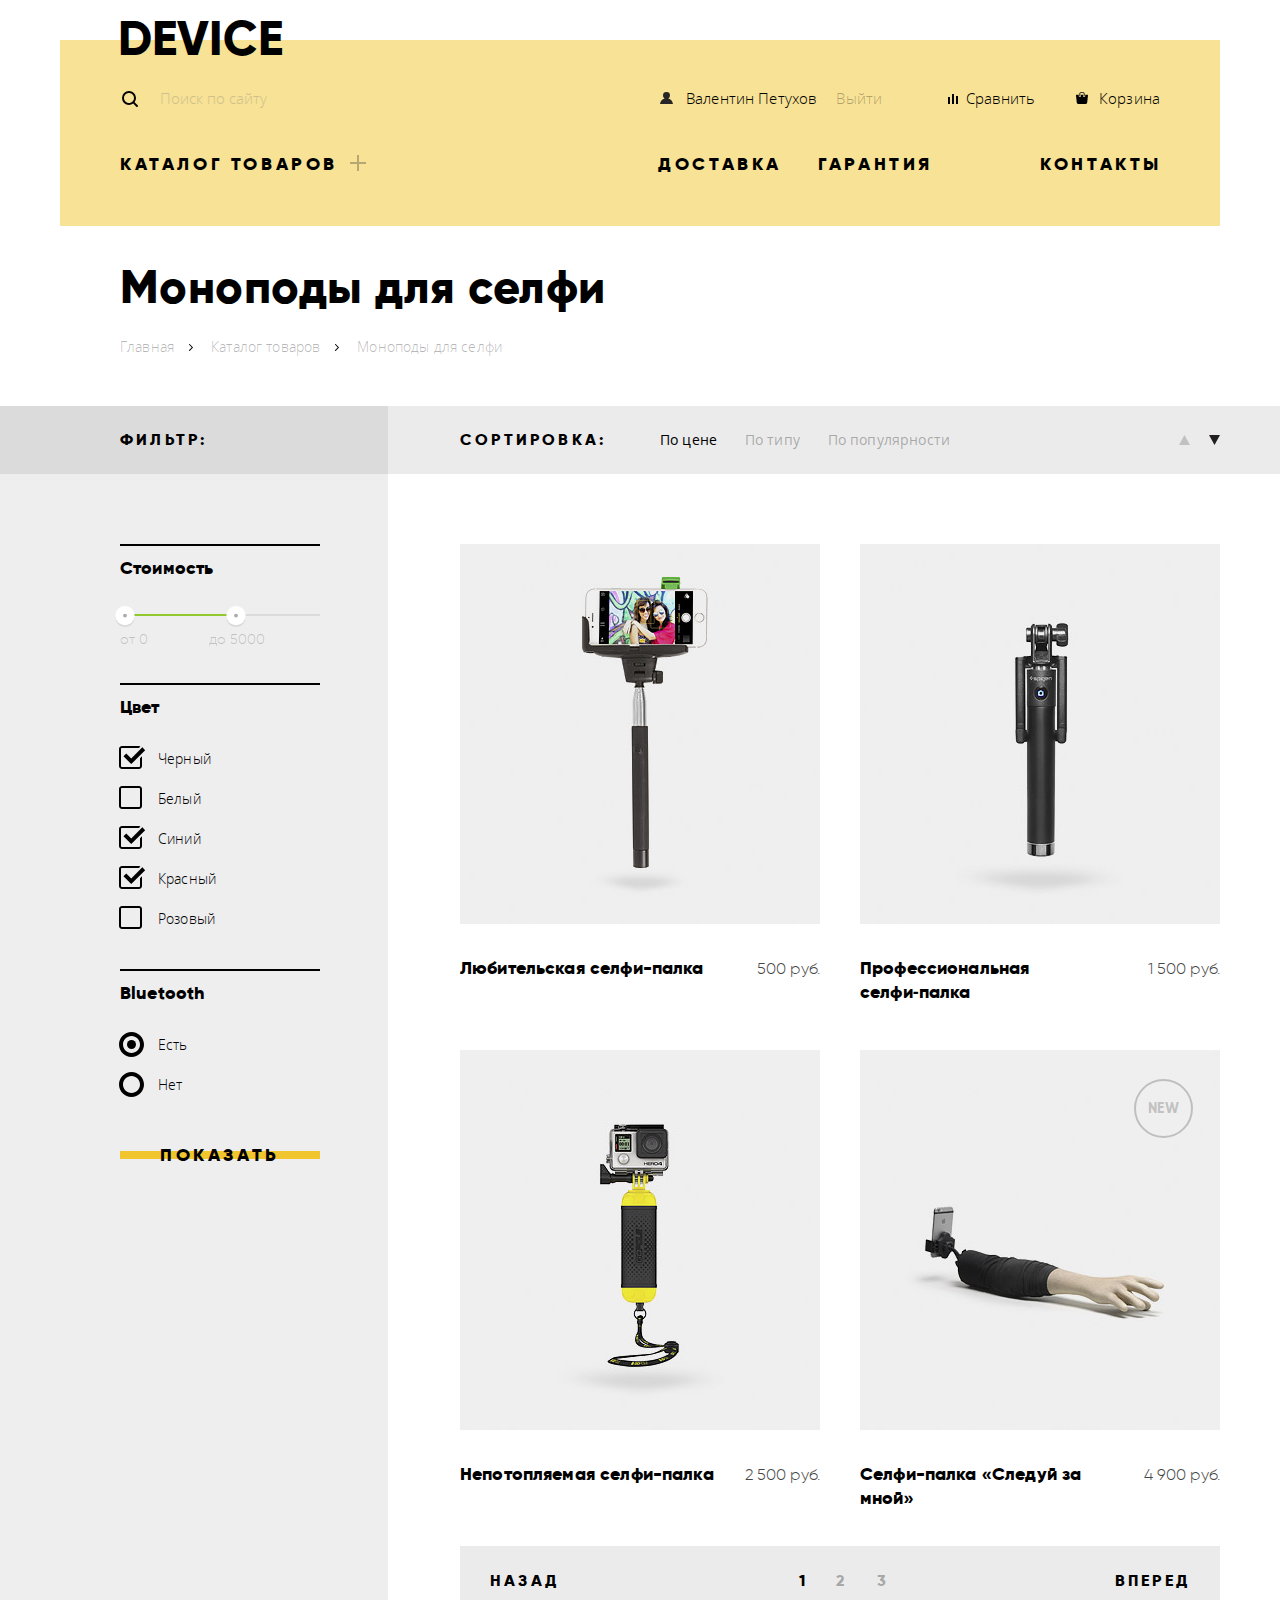
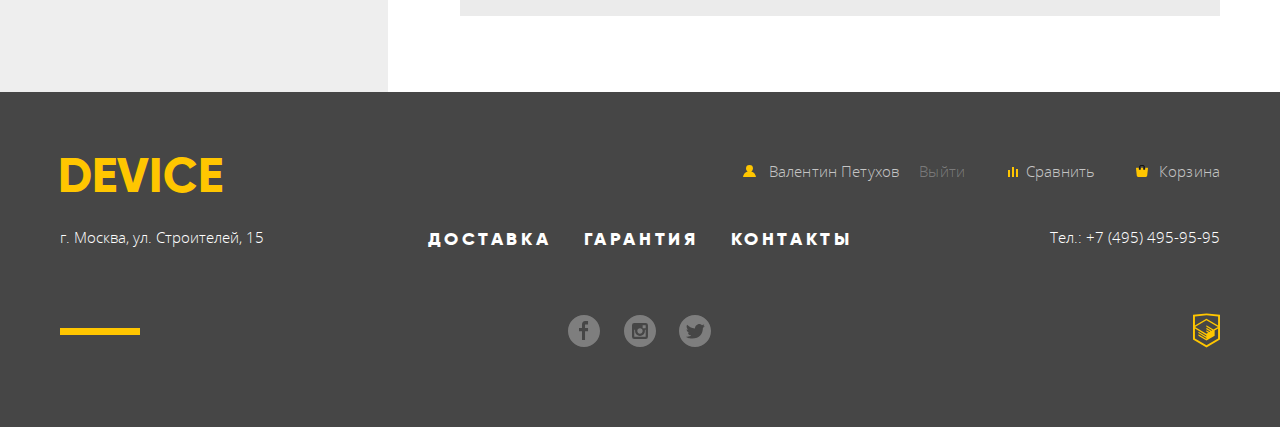
<file: projects/device/monopods.html>
<!DOCTYPE html>
<html lang="ru">

<head>
  <meta charset="UTF-8">
  <title>Моноподы для селфи</title>
  <link href="css/normalize.min.css" rel="stylesheet">
  <link href="css/style-min.css" rel="stylesheet">
</head>

<body>
  <div class="wrapper">
    <header class="main-header inner">
      <nav class="main-navigation">
        <a class="main-header-logo" href="index.html">Device</a>
        <div class="user-navigation">
          <form class="form-search" action="https://echo.htmlacademy.ru" method="post">
            <label class="visually-hidden" for="search-field">Поиск по сайту</label>
            <input type="search" id="search-field" name="search" placeholder="Поиск по сайту">
            <button type="submit">Найти</button>
          </form>
          <div class="user-container">
            <ul class="user-login">
              <li class="user-login-item"><a class="icon-link login" href="profile.html">Валентин Петухов</a></li>
              <li class="user-login-item"><a class="current" href="logout.html">Выйти</a></li>
            </ul>
            <ul class="user-btn">
              <li><a class="icon-link compare" href="compare.html">Сравнить</a></li>
              <li><a class="icon-link basket" href="basket.html">Корзина</a></li>
            </ul>
          </div>
        </div>
        <ul class="site-navigation">
          <li class="site-navigation-item">
            <a class="drop" href="catalog.html">Каталог товаров</a>
            <ul class="site-navigation-catalog">
              <li><a href="vr.html">Виртуальная реальность</a></li>
              <li><a href="fitness-wristbands.html">Фитнес-браслеты</a></li>
              <li><a href="quadcopters.html">Квадрокоптеры</a></li>
              <li><a href="monopods.html">Моноподы для селфи</a></li>
              <li><a href="smart-watch.html">Умные часы</a></li>
              <li><a href="action-cameras.html">Экшн-камеры</a></li>
            </ul>
          </li>
          <li class="site-navigation-item"><a href="delivery.html">Доставка</a></li>
          <li class="site-navigation-item"><a href="guarantee.html">Гарантия</a></li>
          <li class="site-navigation-item"><a href="contacts.html">Контакты</a></li>
        </ul>
      </nav>
    </header>
  </div>

  <main class="container">
    <div class="wrapper">
      <h1 class="page-title">Моноподы для селфи</h1>

      <ul class="breadcrumbs">
        <li><a href="index.html">Главная</a></li>
        <li><a href="catalog.html">Каталог товаров</a></li>
        <li><a class="breadcrumbs-current">Моноподы для селфи</a></li>
      </ul>
    </div>
    <div class="content-columns-top">
      <div class="wrapper-catalog">
        <div class="filters-header">Фильтр:</div>
        <section class="sort">
          <h2>Сортировка:</h2>
          <ul class="sort-list">
            <li><a class="sort-item current">По цене</a></li>
            <li><a class="sort-item" href="#">По типу</a></li>
            <li><a class="sort-item" href="#">По популярности</a></li>
          </ul>
          <ul class="sort-list-btn">
            <li><a class="sort-item-btn up" href="#"><span class="visually-hidden">По убыванию</span></a></li>
            <li><a class="sort-item-btn down current"><span class="visually-hidden">По возрастанию</span></a></li>
          </ul>
        </section>
      </div>
    </div>
    <div class="content-columns">
      <div class="wrapper-catalog">
        <section class="filters">
          <h2 class="visually-hidden">Фильтр:</h2>
          <form class="form-filter" action="https://echo.htmlacademy.ru" method="get">
            <fieldset class="cost">
              <legend>Стоимость</legend>
              <div class="range-filter">
                <div class="range-controls">
                  <div class="scale">
                    <div class="bar"></div>
                  </div>
                  <div class="toggle toggle-min"></div>
                  <div class="toggle toggle-max"></div>
                </div>
                <div class="price-controls">
                  <label>от <input name="min-price" type="text" value="0"></label>
                  <label>до <input name="max-price" type="text" value="5000"></label>
                </div>
              </div>
            </fieldset>
            <fieldset class="color">
              <legend>Цвет</legend>
              <ul>
                <li class="filter-option">
                  <input class="visually-hidden filter-color" type="checkbox" id="black-field" name="black" checked>
                  <label for="black-field">Черный</label>
                </li>
                <li class="filter-option">
                  <input class="visually-hidden filter-color" type="checkbox" id="white-field" name="white">
                  <label for="white-field">Белый</label>
                </li>
                <li class="filter-option">
                  <input class="visually-hidden filter-color" type="checkbox" id="blue-field" name="blue" checked>
                  <label for="blue-field">Синий</label>
                </li>
                <li class="filter-option">
                  <input class="visually-hidden filter-color" type="checkbox" id="red-field" name="red" checked>
                  <label for="red-field">Красный</label>
                </li>
                <li class="filter-option">
                  <input class="visually-hidden filter-color" type="checkbox" id="pink-field" name="pink">
                  <label for="pink-field">Розовый</label>
                </li>
              </ul>
            </fieldset>
            <fieldset class="bluetoth">
              <legend>Bluetooth</legend>
              <ul>
                <li class="filter-option">
                  <input class="visually-hidden filter-bluetoth" type="radio" id="bluetoth-field-on" name="bluetoth" value="on" checked>
                  <label for="bluetoth-field-on">Есть</label>
                </li>
                <li class="filter-option">
                  <input class="visually-hidden filter-bluetoth" type="radio" id="bluetoth-field-off" name="bluetoth" value="off">
                  <label for="bluetoth-field-off">Нет</label>
                </li>
              </ul>
            </fieldset>
            <button class="btn" type="submit">Показать</button>
          </form>
        </section>

        <section class="catalog">
          <h2 class="visually-hidden">Список моноподов для селфи</h2>
          <ul class="catalog-list">
            <li class="catalog-item">
              <article>
                <img src="img/item-1.jpg" width="360" height="380" alt="Любительская селфи-палка">
                <h3><a href="catalog-item.html">Любительская селфи-палка</a></h3>
                <span class="catalog-price">500 руб.</span>
                <div class="catalog-item-container">
                  <button class="btn" type="button">В корзину</button>
                  <button class="catalog-btn" type="button">Добавить к сравнению</button>
                </div>
              </article>
            </li>
            <li class="catalog-item">
              <article>
                <img src="img/item-2.jpg" width="360" height="380" alt="Профессиональная селфи-палка">
                <h3><a href="catalog-item.html">Профессиональная селфи&#8209;палка</a></h3>
                <span class="catalog-price">1 500 руб.</span>
                <div class="catalog-item-container">
                  <button class="btn" type="button">В корзину</button>
                  <button class="catalog-btn" type="button">Добавить к сравнению</button>
                </div>
              </article>
            </li>
            <li class="catalog-item">
              <article>
                <img src="img/item-3.jpg" width="360" height="380" alt="Непотопляемая селфи-палка">
                <h3><a href="catalog-item.html">Непотопляемая селфи-палка</a></h3>
                <span class="catalog-price">2 500 руб.</span>
                <div class="catalog-item-container">
                  <button class="btn" type="button">В корзину</button>
                  <button class="catalog-btn" type="button">Добавить к сравнению</button>
                </div>
              </article>
            </li>
            <li class="catalog-item catalog-new">
              <article>
                <img src="img/item-4.jpg" width="360" height="380" alt="Селфи-палка «Следуй за мной»">
                <h3><a href="catalog-item.html">Селфи-палка «Следуй за мной»</a></h3>
                <span class="catalog-price">4 900 руб.</span>
                <div class="catalog-item-container">
                  <button class="btn" type="button">В корзину</button>
                  <button class="catalog-btn" type="button">Добавить к сравнению</button>
                </div>
              </article>
            </li>
          </ul>

          <ul class="pagination-list">
            <li class="pagination-item"><a class="pagination-btn" href="#">Назад</a></li>
            <li class="pagination-item"><a class="current">1</a></li>
            <li class="pagination-item"><a href="#">2</a></li>
            <li class="pagination-item"><a href="#">3</a></li>
            <li class="pagination-item"><a class="pagination-btn" href="#">Вперед</a></li>
          </ul>
        </section>
      </div>
    </div>
  </main>

  <footer class="main-footer">
    <div class="wrapper">
      <div class="footer-top">
        <a class="footer-logo" href="index.html">Device</a>
        <div class="user-container">
          <ul class="user-login">
            <li class="user-login-item"><a class="icon-link login" href="profile.html">Валентин Петухов</a></li>
            <li class="user-login-item"><a class="current" href="logout.html">Выйти</a></li>
          </ul>
          <ul class="user-btn">
            <li><a class="icon-link compare" href="compare.html">Сравнить</a></li>
            <li><a class="icon-link basket" href="basket.html">Корзина</a></li>
          </ul>
        </div>
      </div>
      <div class="footer-middle">
        <p>г. Москва, ул. Строителей, 15</p>
        <ul class="site-navigation">
          <li><a href="delivery.html">Доставка</a></li>
          <li><a href="guarantee.html">Гарантия</a></li>
          <li><a href="contacts.html">Контакты</a></li>
        </ul>
        <p>Тел.: +7 (495) 495-95-95</p>
      </div>
      <div class="footer-bottom">
        <ul class="footer-social-btn">
          <li>
            <a class="social-btn-fb" href="https://www.facebook.com/htmlacademy">
              <span class="visually-hidden">Мы в Facebook</span>
            </a>
          </li>
          <li>
            <a class="social-btn-in" href="https://www.instagram.com/htmlacademy">
              <span class="visually-hidden">Мы в Instagram</span>
            </a>
          </li>
          <li>
            <a class="social-btn-tw" href="https://twitter.com/htmlacademy_ru">
              <span class="visually-hidden">Мы в Twitter</span>
            </a>
          </li>
        </ul>
        <a class="footer-copyright" href="https://htmlacademy.ru/intensive/htmlcss">
          <img src="img/logo-html.svg" width="27" height="35" alt="Логотип HTML academy">
        </a>
      </div>
    </div>
  </footer>

</body>

</html>
</file>
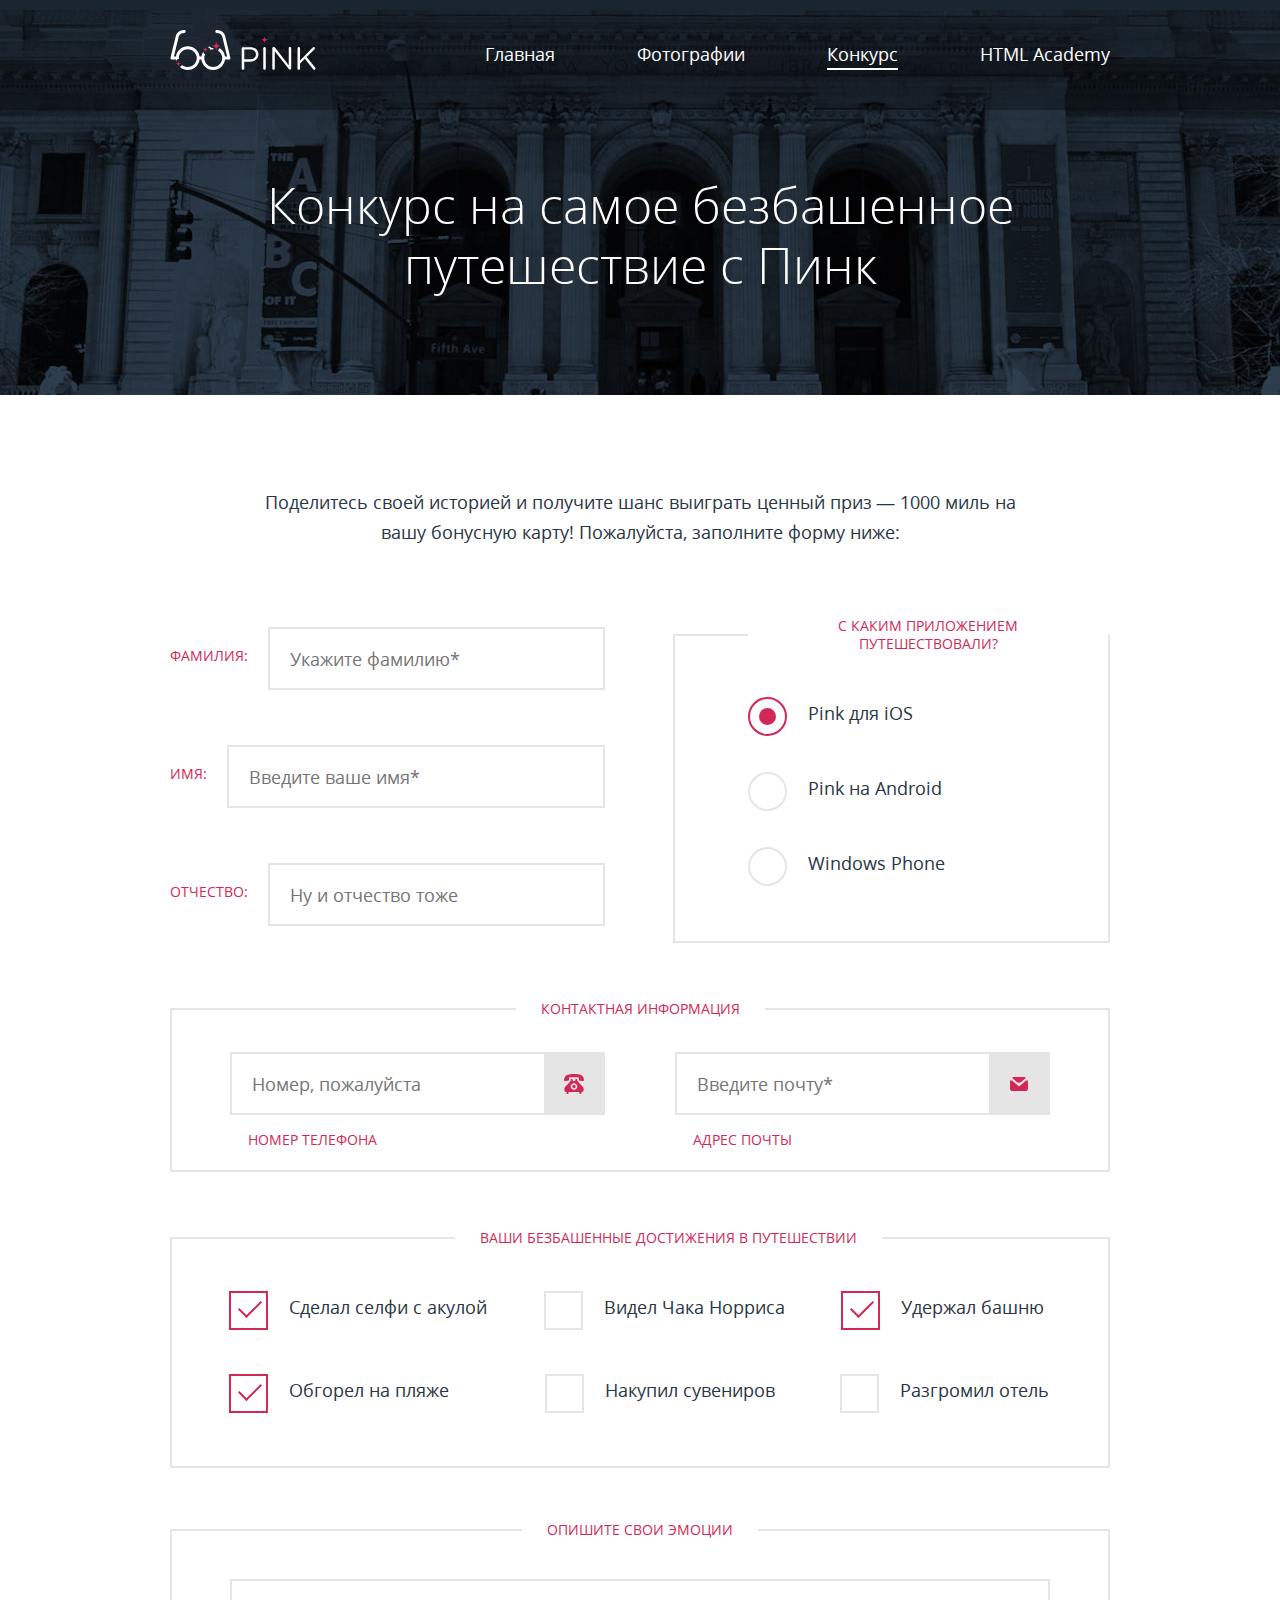
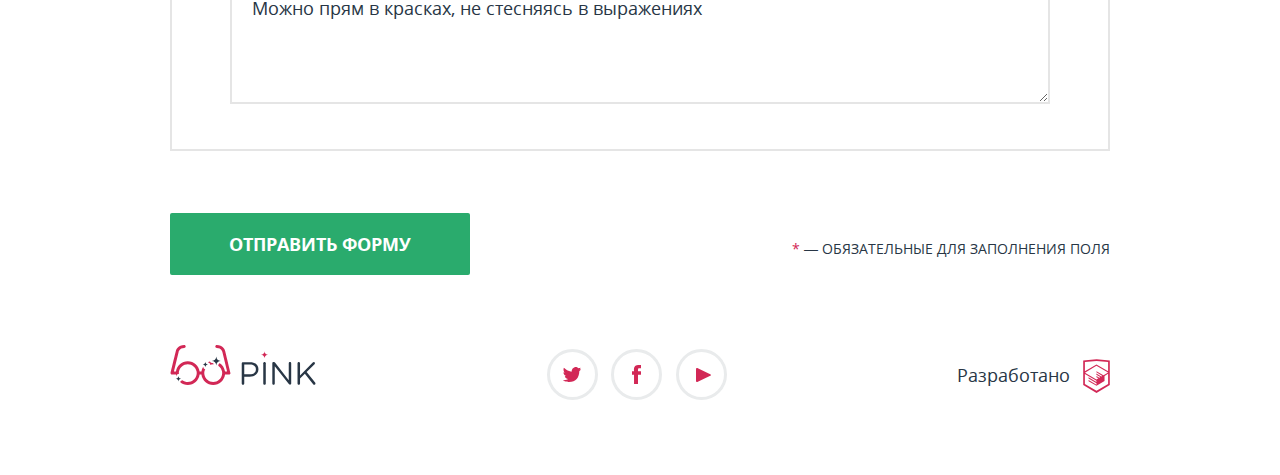
<file: projects/pink/form.html>
<!DOCTYPE html>
<html lang="ru">

<head>
  <meta charset="UTF-8">
  <meta name="viewport" content="width=device-width, initial-scale=1">
  <title>Pink: Конкурс</title>
  <link rel="stylesheet" href="css/style.min.css">
</head>

<body>
  <!--Векторный спрайт-->
  <svg style="display: none">
    <symbol viewBox="0 0 146.3 40.375" id="logo-pink-desktop">
      <g>
        <path d="M71.874,18.661c0-0.708,0.58-1.288,1.256-1.288h7.18c5.087,0,8.436,2.704,8.436,7.146v0.064 c0,4.861-4.057,7.373-8.854,7.373h-5.475v6.825c0,0.708-0.58,1.288-1.288,1.288c-0.676,0-1.256-0.58-1.256-1.288V18.661z M79.988,29.641c3.734,0,6.182-1.996,6.182-4.959v-0.063c0-3.22-2.414-4.894-6.053-4.894h-5.699v9.917H79.988L79.988,29.641z" />
        <path d="M93.603,18.5c0-0.708,0.579-1.288,1.255-1.288c0.709,0,1.288,0.58,1.288,1.288v20.283 c0,0.708-0.579,1.287-1.288,1.287c-0.676,0-1.255-0.579-1.255-1.287V18.5z" />
        <path d="M102.744,18.532c0-0.676,0.58-1.256,1.256-1.256h0.354c0.58,0,0.935,0.29,1.288,0.74l13.684,17.45V18.468 c0-0.676,0.547-1.256,1.256-1.256c0.676,0,1.224,0.58,1.224,1.256v20.349c0,0.676-0.481,1.19-1.158,1.19h-0.129c-0.548,0-0.935-0.321-1.319-0.772l-13.975-17.868v17.45c0,0.676-0.547,1.256-1.256,1.256c-0.676,0-1.223-0.58-1.223-1.256V18.532 H102.744z" />
        <path d="M128.173,18.5c0-0.708,0.58-1.288,1.257-1.288c0.708,0,1.286,0.58,1.286,1.288v12.331l12.848-13.168 c0.29-0.257,0.579-0.451,0.998-0.451c0.676,0,1.225,0.612,1.225,1.256c0,0.354-0.162,0.644-0.42,0.901l-7.984,7.92l8.564,10.561 c0.225,0.291,0.354,0.547,0.354,0.935c0,0.676-0.578,1.288-1.286,1.288c-0.483,0-0.806-0.258-1.03-0.58l-8.402-10.463l-4.863,4.861 v4.894c0,0.708-0.578,1.288-1.286,1.288c-0.677,0-1.257-0.58-1.257-1.288V18.5H128.173z" />
      </g>
      <g>
        <path d="M43.094,19.313c0.246,0,0.489,0.014,0.73,0.033c-0.437-0.728-1.227-1.221-2.136-1.221 c-0.877,0-1.614-0.568-1.884-1.354c-0.727,0.208-1.425,0.482-2.089,0.816c0.062,0.017,0.122,0.038,0.188,0.038c1.104,0,2,0.896,2,2 c0,0.096-0.015,0.188-0.028,0.281C40.875,19.524,41.959,19.313,43.094,19.313z" />
        <path d="M60.462,28.016c-0.002-0.009-5.175-21.365-5.175-21.365C54.926,4.303,52.694,0,46.688,0 c-0.829,0-1.5,0.671-1.5,1.5s0.671,1.5,1.5,1.5c4.856,0,5.575,3.729,5.639,4.143l4.767,19.701h-2.073 c-0.445-3.557-2.453-6.628-5.305-8.522c-0.897,0.379-1.529,1.269-1.529,2.303c0,0.088-0.015,0.171-0.026,0.256 c1.991,1.358,3.415,3.489,3.829,5.964c0.082,0.489,0.135,0.988,0.135,1.5s-0.053,1.012-0.135,1.5 c-0.716,4.272-4.421,7.531-8.896,7.531c-4.475,0-8.181-3.259-8.896-7.531c-0.082-0.488-0.135-0.988-0.135-1.5 s0.053-1.011,0.135-1.5c0.147-0.878,0.427-1.711,0.808-2.483c-1.034-0.078-1.852-0.932-1.852-1.985 c0-0.189-0.077-0.357-0.192-0.489c-0.938,1.469-1.569,3.15-1.795,4.958h-1.82c-0.741-5.927-5.802-10.531-11.927-10.531 S6.235,20.917,5.493,26.844H3.42L8.187,7.143C8.25,6.729,8.97,3,13.826,3c0.829,0,1.5-0.671,1.5-1.5S14.655,0,13.826,0 C7.82,0,5.588,4.303,5.227,6.651c0,0-5.173,21.356-5.175,21.365c-0.266,1.109,0.531,1.826,1.426,1.826 c0.012,0,0.023,0.004,0.036,0.004h3.982c0.079,0.628,0.215,1.237,0.387,1.831c0.059-0.106,0.102-0.224,0.102-0.354 c0-1.104,0.896-2,2-2c0.166,0,0.324,0.025,0.478,0.063c-0.043-0.343-0.074-0.688-0.074-1.042c0-0.512,0.053-1.011,0.135-1.5 c0.715-4.271,4.421-7.531,8.896-7.531s8.18,3.26,8.896,7.531c0.082,0.489,0.135,0.988,0.135,1.5s-0.053,1.012-0.135,1.5 c-0.715,4.272-4.421,7.531-8.896,7.531c-2.022,0-3.883-0.67-5.386-1.794c-0.35,0.302-0.8,0.491-1.299,0.491 c-0.413,0-0.749,0.336-0.749,0.748c0,0.29-0.065,0.564-0.176,0.812c2.075,1.708,4.722,2.743,7.614,2.743 c6.125,0,11.185-4.604,11.927-10.53h1.814c0.742,5.926,5.802,10.53,11.927,10.53s11.186-4.604,11.927-10.53H59 c0.012,0,0.023-0.004,0.036-0.004C59.931,29.842,60.728,29.125,60.462,28.016z" />
      </g>
      <g fill="#d22856">
        <path d="M50.686,16.125c-2.485,0-4.499-2.014-4.499-4.499c0,2.485-2.014,4.499-4.499,4.499 c2.485,0,4.499,2.014,4.499,4.499C46.187,18.139,48.2,16.125,50.686,16.125z" />

        <path d="M37.904,19.626c-1.519,0-2.749-1.23-2.749-2.749c0,1.519-1.23,2.749-2.749,2.749 c1.519,0,2.749,1.229,2.749,2.749C35.155,20.855,36.386,19.626,37.904,19.626z" />

        <path d="M10.734,34.072c-1.519,0-2.749-1.23-2.749-2.75c0,1.52-1.23,2.75-2.749,2.75 c1.519,0,2.749,1.229,2.749,2.748C7.985,35.303,9.215,34.072,10.734,34.072z" />

        <path d="M98.498,9.875c-2.002,0-3.623-1.623-3.623-3.624c0,2.001-1.623,3.624-3.625,3.624 c2.002,0,3.625,1.623,3.625,3.624C94.875,11.498,96.496,9.875,98.498,9.875z" />
      </g>
    </symbol>
    <symbol viewBox="0 0 146.3 40.375" id="logo-pink-tablet">
      <g>
        <path d="M71.874,18.661c0-0.708,0.58-1.288,1.256-1.288h7.18c5.087,0,8.436,2.704,8.436,7.146v0.064 c0,4.861-4.057,7.373-8.854,7.373h-5.475v6.825c0,0.708-0.58,1.288-1.288,1.288c-0.676,0-1.256-0.58-1.256-1.288V18.661z M79.988,29.641c3.734,0,6.182-1.996,6.182-4.959v-0.063c0-3.22-2.414-4.894-6.053-4.894h-5.699v9.917H79.988L79.988,29.641z" />
        <path d="M93.603,18.5c0-0.708,0.579-1.288,1.255-1.288c0.709,0,1.288,0.58,1.288,1.288v20.283 c0,0.708-0.579,1.287-1.288,1.287c-0.676,0-1.255-0.579-1.255-1.287V18.5z" />
        <path d="M102.744,18.532c0-0.676,0.58-1.256,1.256-1.256h0.354c0.58,0,0.935,0.29,1.288,0.74l13.684,17.45V18.468 c0-0.676,0.547-1.256,1.256-1.256c0.676,0,1.224,0.58,1.224,1.256v20.349c0,0.676-0.481,1.19-1.158,1.19h-0.129c-0.548,0-0.935-0.321-1.319-0.772l-13.975-17.868v17.45c0,0.676-0.547,1.256-1.256,1.256c-0.676,0-1.223-0.58-1.223-1.256V18.532 H102.744z" />
        <path d="M128.173,18.5c0-0.708,0.58-1.288,1.257-1.288c0.708,0,1.286,0.58,1.286,1.288v12.331l12.848-13.168 c0.29-0.257,0.579-0.451,0.998-0.451c0.676,0,1.225,0.612,1.225,1.256c0,0.354-0.162,0.644-0.42,0.901l-7.984,7.92l8.564,10.561 c0.225,0.291,0.354,0.547,0.354,0.935c0,0.676-0.578,1.288-1.286,1.288c-0.483,0-0.806-0.258-1.03-0.58l-8.402-10.463l-4.863,4.861 v4.894c0,0.708-0.578,1.288-1.286,1.288c-0.677,0-1.257-0.58-1.257-1.288V18.5H128.173z" />
      </g>
      <g>
        <path d="M60.498,28.266" />
        <path d="M60.462,28.016c-0.002-0.009-5.175-21.365-5.175-21.365C54.926,4.303,52.694,0,46.688,0 c-0.829,0-1.5,0.671-1.5,1.5s0.671,1.5,1.5,1.5c4.856,0,5.575,3.729,5.639,4.143l4.767,19.701h-2.073 c-0.742-5.927-5.802-10.531-11.927-10.531s-11.186,4.604-11.927,10.531h-1.82c-0.741-5.927-5.802-10.531-11.927-10.531 S6.235,20.917,5.493,26.844H3.42L8.187,7.143C8.25,6.729,8.97,3,13.826,3c0.829,0,1.5-0.671,1.5-1.5S14.655,0,13.826,0 C7.82,0,5.588,4.303,5.227,6.651c0,0-5.173,21.356-5.175,21.365c-0.266,1.109,0.531,1.826,1.426,1.826 c0.012,0,0.023,0.004,0.036,0.004h3.982c0.741,5.926,5.802,10.53,11.927,10.53s11.185-4.604,11.927-10.53h1.814 c0.742,5.926,5.802,10.53,11.927,10.53s11.186-4.604,11.927-10.53H59c0.012,0,0.023-0.004,0.036-0.004 C59.931,29.842,60.728,29.125,60.462,28.016z M26.315,29.844c-0.715,4.272-4.421,7.531-8.896,7.531c-4.475,0-8.18-3.259-8.896-7.531 c-0.082-0.488-0.135-0.988-0.135-1.5s0.053-1.011,0.135-1.5c0.715-4.271,4.421-7.531,8.896-7.531c4.475,0,8.18,3.26,8.896,7.531 c0.082,0.489,0.135,0.988,0.135,1.5S26.397,29.355,26.315,29.844z M51.99,29.844c-0.716,4.272-4.421,7.531-8.896,7.531 c-4.475,0-8.181-3.259-8.896-7.531c-0.082-0.488-0.135-0.988-0.135-1.5s0.053-1.011,0.135-1.5c0.716-4.271,4.421-7.531,8.896-7.531 c4.475,0,8.181,3.26,8.896,7.531c0.082,0.489,0.135,0.988,0.135,1.5S52.072,29.355,51.99,29.844z" />
      </g>
    </symbol>
    <symbol viewBox="0 -10 146.3 40.375" id="logo-pink-mobile">
      <g>
        <path d="M0,1.449c0-0.708,0.58-1.288,1.256-1.288h7.18c5.087,0,8.436,2.704,8.436,7.147v0.064 c0,4.861-4.057,7.373-8.854,7.373H2.544v6.825c0,0.708-0.58,1.288-1.288,1.288C0.58,22.859,0,22.279,0,21.571V1.449z M8.114,12.428 c3.734,0,6.182-1.996,6.182-4.958V7.405c0-3.22-2.415-4.894-6.054-4.894H2.544v9.917H8.114z" />
        <path d="M21.729,1.288C21.729,0.58,22.308,0,22.983,0c0.709,0,1.288,0.58,1.288,1.288v20.283 c0,0.708-0.579,1.288-1.288,1.288c-0.676,0-1.255-0.58-1.255-1.288V1.288z" />
        <path d="M30.87,1.32c0-0.676,0.579-1.256,1.256-1.256h0.354c0.58,0,0.934,0.29,1.288,0.74l13.684,17.45V1.256 C47.451,0.58,47.998,0,48.707,0c0.676,0,1.223,0.58,1.223,1.256v20.348c0,0.676-0.482,1.191-1.158,1.191h-0.129 c-0.548,0-0.934-0.322-1.32-0.772L33.349,4.153v17.45c0,0.676-0.547,1.256-1.255,1.256c-0.677,0-1.224-0.58-1.224-1.256V1.32z" />
        <path d="M56.3,1.288C56.3,0.58,56.879,0,57.556,0c0.708,0,1.287,0.58,1.287,1.288v12.331L71.689,0.451 C71.979,0.193,72.269,0,72.688,0c0.676,0,1.224,0.612,1.224,1.256c0,0.354-0.161,0.644-0.419,0.901l-7.984,7.92l8.564,10.561 c0.225,0.29,0.354,0.547,0.354,0.934c0,0.676-0.579,1.288-1.287,1.288c-0.483,0-0.806-0.258-1.03-0.58l-8.403-10.463l-4.862,4.861 v4.894c0,0.708-0.579,1.288-1.287,1.288c-0.677,0-1.256-0.58-1.256-1.288V1.288z" />
      </g>
    </symbol>
    <symbol viewBox="0 0 49.945 24.007" id="icon-menu-burger">
      <g id="miu">
        <g id="editor_list_view_hambuger_menu_glyph">
          <g>
            <path id="path-1" d="M1.137,0C0.51,0,0,0.428,0,1.01v1.981c0,0.558,0.494,1.01,1.139,1.01h47.671 c0.628,0,1.138-0.428,1.138-1.01V1.01c0-0.558-0.494-1.01-1.138-1.01H1.137z M1.137,10.003C0.51,10.003,0,10.431,0,11.013v1.98 c0,0.557,0.494,1.01,1.139,1.01h47.671c0.628,0,1.138-0.428,1.138-1.01v-1.98c0-0.558-0.494-1.01-1.138-1.01H1.137z M1.137,20.005C0.51,20.005,0,20.434,0,21.016v1.981c0,0.557,0.494,1.01,1.139,1.01h47.671c0.628,0,1.138-0.428,1.138-1.01 v-1.981c0-0.558-0.494-1.011-1.138-1.011H1.137z" />
          </g>
          <g>
            <path id="path-1_1_" d="M1.137,0C0.51,0,0,0.428,0,1.01v1.981c0,0.558,0.494,1.01,1.139,1.01h47.671 c0.628,0,1.138-0.428,1.138-1.01V1.01c0-0.558-0.494-1.01-1.138-1.01H1.137z M1.137,10.003C0.51,10.003,0,10.431,0,11.013v1.98 c0,0.557,0.494,1.01,1.139,1.01h47.671c0.628,0,1.138-0.428,1.138-1.01v-1.98c0-0.558-0.494-1.01-1.138-1.01H1.137z M1.137,20.005C0.51,20.005,0,20.434,0,21.016v1.981c0,0.557,0.494,1.01,1.139,1.01h47.671c0.628,0,1.138-0.428,1.138-1.01 v-1.981c0-0.558-0.494-1.011-1.138-1.011H1.137z" />
          </g>
        </g>
      </g>
    </symbol>
    <symbol viewBox="-13 0 23.867 23.867" id="icon-menu-cross">
      <path d="M15.087,11.933l8.56-8.559c0.293-0.293,0.293-0.768,0-1.061L21.554,0.22C21.414,0.079,21.223,0,21.023,0 c-0.199,0-0.391,0.079-0.529,0.22l-8.561,8.56l-8.56-8.56c-0.282-0.282-0.78-0.282-1.061,0L0.22,2.313 c-0.293,0.293-0.293,0.768,0,1.061l8.56,8.559l-8.56,8.559c-0.293,0.293-0.293,0.768,0,1.062l2.093,2.094 c0.141,0.142,0.331,0.22,0.53,0.22c0.199,0,0.39-0.078,0.53-0.22l8.561-8.56l8.56,8.56c0.141,0.142,0.332,0.22,0.53,0.22 c0.199,0,0.39-0.078,0.53-0.22l2.093-2.094c0.293-0.294,0.293-0.769,0-1.062L15.087,11.933z" />
    </symbol>
    <symbol viewBox="0 0 146.3 40.375" id="logo-pink-desktop-footer">
      <g>
        <path d="M71.874,18.661c0-0.708,0.58-1.288,1.256-1.288h7.18c5.087,0,8.436,2.704,8.436,7.146v0.063 c0,4.86-4.057,7.373-8.854,7.373h-5.475v6.825c0,0.708-0.58,1.287-1.289,1.287c-0.676,0-1.256-0.58-1.256-1.287L71.874,18.661 L71.874,18.661z M79.988,29.641c3.734,0,6.182-1.996,6.182-4.959v-0.062c0-3.221-2.414-4.894-6.053-4.894h-5.699v9.917h5.57V29.641 z" />
        <path d="M93.603,18.5c0-0.708,0.579-1.288,1.255-1.288c0.709,0,1.288,0.58,1.288,1.288v20.283 c0,0.708-0.579,1.287-1.288,1.287c-0.676,0-1.255-0.579-1.255-1.287V18.5z" />
        <path d="M102.744,18.532c0-0.676,0.58-1.256,1.256-1.256h0.354c0.58,0,0.935,0.29,1.288,0.74l13.684,17.45V18.468 c0-0.676,0.547-1.256,1.256-1.256c0.676,0,1.225,0.58,1.225,1.256v20.349c0,0.677-0.48,1.19-1.158,1.19h-0.129 c-0.548,0-0.936-0.321-1.318-0.772l-13.976-17.867v17.449c0,0.677-0.547,1.257-1.257,1.257c-0.676,0-1.223-0.58-1.223-1.257V18.532 H102.744z" />
        <path d="M128.173,18.5c0-0.708,0.58-1.288,1.257-1.288c0.708,0,1.286,0.58,1.286,1.288v12.331l12.848-13.168 c0.29-0.257,0.579-0.451,0.998-0.451c0.676,0,1.225,0.612,1.225,1.256c0,0.354-0.162,0.644-0.42,0.901l-7.984,7.92l8.564,10.561 c0.225,0.291,0.354,0.547,0.354,0.936c0,0.676-0.577,1.288-1.285,1.288c-0.482,0-0.807-0.259-1.03-0.58l-8.401-10.464l-4.863,4.861 v4.895c0,0.708-0.578,1.288-1.286,1.288c-0.677,0-1.257-0.58-1.257-1.288V18.5H128.173z" />
      </g>
      <path fill="#D22856" d="M98.498,9.875c-2.002,0-3.623-1.623-3.623-3.624c0,2.001-1.623,3.624-3.625,3.624 c2.002,0,3.625,1.623,3.625,3.624C94.875,11.498,96.496,9.875,98.498,9.875z" />
      <g>
        <path fill="#D22856" d="M43.094,19.313c0.246,0,0.489,0.014,0.73,0.033c-0.437-0.728-1.227-1.221-2.136-1.221 c-0.877,0-1.614-0.568-1.884-1.354c-0.727,0.208-1.425,0.482-2.089,0.816c0.062,0.017,0.122,0.038,0.188,0.038c1.104,0,2,0.896,2,2 c0,0.096-0.015,0.188-0.028,0.281C40.875,19.524,41.959,19.313,43.094,19.313z" />
        <path fill="#D22856" d="M60.462,28.016c-0.002-0.009-5.175-21.365-5.175-21.365C54.926,4.303,52.694,0,46.688,0 c-0.829,0-1.5,0.671-1.5,1.5s0.671,1.5,1.5,1.5c4.856,0,5.575,3.729,5.639,4.143l4.767,19.701h-2.073 c-0.445-3.557-2.453-6.628-5.305-8.522c-0.897,0.379-1.529,1.269-1.529,2.303c0,0.088-0.015,0.171-0.026,0.256 c1.991,1.358,3.415,3.489,3.829,5.965c0.082,0.488,0.135,0.987,0.135,1.5c0,0.512-0.053,1.012-0.135,1.5 c-0.716,4.271-4.421,7.53-8.896,7.53c-4.475,0-8.181-3.259-8.896-7.53c-0.082-0.488-0.135-0.988-0.135-1.5 c0-0.513,0.053-1.012,0.135-1.5c0.147-0.879,0.427-1.712,0.808-2.484c-1.034-0.077-1.852-0.932-1.852-1.984 c0-0.189-0.077-0.357-0.192-0.488c-0.938,1.469-1.569,3.149-1.795,4.957h-1.82c-0.741-5.927-5.802-10.531-11.927-10.531 S6.235,20.917,5.493,26.844H3.42L8.187,7.143C8.25,6.729,8.97,3,13.826,3c0.829,0,1.5-0.671,1.5-1.5S14.655,0,13.826,0 C7.82,0,5.588,4.303,5.227,6.651c0,0-5.173,21.356-5.175,21.365c-0.266,1.109,0.531,1.826,1.426,1.826 c0.012,0,0.023,0.004,0.036,0.004h3.982c0.079,0.629,0.215,1.237,0.387,1.831c0.059-0.106,0.102-0.224,0.102-0.354 c0-1.104,0.896-2,2-2c0.166,0,0.324,0.024,0.478,0.062c-0.043-0.343-0.074-0.688-0.074-1.042c0-0.512,0.053-1.011,0.135-1.5 c0.715-4.271,4.421-7.531,8.896-7.531s8.18,3.26,8.896,7.531c0.082,0.489,0.135,0.988,0.135,1.5s-0.053,1.012-0.135,1.5 c-0.715,4.272-4.421,7.531-8.896,7.531c-2.022,0-3.883-0.67-5.386-1.794c-0.35,0.302-0.8,0.491-1.299,0.491 c-0.413,0-0.749,0.336-0.749,0.748c0,0.289-0.065,0.563-0.176,0.812c2.075,1.708,4.722,2.743,7.614,2.743 c6.125,0,11.185-4.604,11.927-10.529h1.814c0.742,5.926,5.802,10.529,11.927,10.529s11.186-4.604,11.927-10.529H59 c0.012,0,0.023-0.005,0.036-0.005C59.931,29.842,60.728,29.125,60.462,28.016z" />
      </g>
      <g>
        <path fill="#283645" d="M50.686,16.125c-2.485,0-4.499-2.014-4.499-4.499c0,2.485-2.014,4.499-4.499,4.499 c2.485,0,4.499,2.014,4.499,4.499C46.187,18.139,48.2,16.125,50.686,16.125z" />
        <path fill="#283645" d="M37.904,19.626c-1.519,0-2.749-1.23-2.749-2.749c0,1.519-1.23,2.749-2.749,2.749 c1.519,0,2.749,1.229,2.749,2.749C35.155,20.855,36.386,19.626,37.904,19.626z" />
        <path fill="#283645" d="M10.734,34.072c-1.519,0-2.749-1.23-2.749-2.75c0,1.52-1.23,2.75-2.749,2.75 c1.519,0,2.749,1.229,2.749,2.748C7.985,35.303,9.215,34.072,10.734,34.072z" />
      </g>
    </symbol>
    <symbol viewBox="0 0 146.3 40.375" id="logo-pink-mobile-footer">
      <g>
        <path d="M71.874,18.661c0-0.708,0.58-1.288,1.256-1.288h7.18c5.087,0,8.436,2.704,8.436,7.146v0.063 c0,4.86-4.057,7.373-8.854,7.373h-5.475v6.825c0,0.708-0.58,1.287-1.289,1.287c-0.676,0-1.256-0.58-1.256-1.287L71.874,18.661 L71.874,18.661z M79.988,29.641c3.734,0,6.182-1.996,6.182-4.959v-0.062c0-3.221-2.414-4.894-6.053-4.894h-5.699v9.917h5.57V29.641 z" />
        <path d="M93.603,18.5c0-0.708,0.579-1.288,1.255-1.288c0.709,0,1.288,0.58,1.288,1.288v20.283 c0,0.708-0.579,1.287-1.288,1.287c-0.676,0-1.255-0.579-1.255-1.287V18.5z" />
        <path d="M102.744,18.532c0-0.676,0.58-1.256,1.256-1.256h0.354c0.58,0,0.935,0.29,1.288,0.74l13.684,17.45V18.468 c0-0.676,0.547-1.256,1.256-1.256c0.676,0,1.225,0.58,1.225,1.256v20.349c0,0.677-0.48,1.19-1.158,1.19h-0.129 c-0.548,0-0.936-0.321-1.318-0.772l-13.976-17.867v17.449c0,0.677-0.547,1.257-1.257,1.257c-0.676,0-1.223-0.58-1.223-1.257V18.532 H102.744z" />
        <path d="M128.173,18.5c0-0.708,0.58-1.288,1.257-1.288c0.708,0,1.286,0.58,1.286,1.288v12.331l12.848-13.16 c0.29-0.257,0.579-0.451,0.998-0.451c0.676,0,1.225,0.612,1.225,1.256c0,0.354-0.162,0.644-0.42,0.901l-7.984,7.92l8.564,10.561 c0.225,0.291,0.354,0.547,0.354,0.936c0,0.676-0.577,1.288-1.285,1.288c-0.482,0-0.807-0.259-1.03-0.58l-8.401-10.464l-4.863,4.861 v4.895c0,0.708-0.578,1.288-1.286,1.288c-0.677,0-1.257-0.58-1.257-1.288V18.5H128.173z" />
      </g>
      <path fill="#FFFFFF" d="M60.498,28.266" />
      <path fill="#D22856" d="M60.462,28.016c-0.002-0.009-5.175-21.365-5.175-21.365C54.926,4.303,52.694,0,46.688,0 c-0.829,0-1.5,0.671-1.5,1.5s0.671,1.5,1.5,1.5c4.856,0,5.575,3.729,5.639,4.143l4.767,19.701h-2.073 c-0.742-5.927-5.802-10.531-11.927-10.531s-11.186,4.604-11.927,10.531h-1.82c-0.741-5.927-5.802-10.531-11.927-10.531 S6.235,20.917,5.493,26.844H3.42L8.187,7.143C8.25,6.729,8.97,3,13.826,3c0.829,0,1.5-0.671,1.5-1.5S14.655,0,13.826,0 C7.82,0,5.588,4.303,5.227,6.651c0,0-5.173,21.356-5.175,21.365c-0.266,1.109,0.531,1.826,1.426,1.826 c0.012,0,0.023,0.004,0.036,0.004h3.982c0.741,5.926,5.802,10.53,11.927,10.53s11.185-4.604,11.927-10.53h1.814 c0.742,5.926,5.802,10.53,11.927,10.53s11.186-4.604,11.927-10.53H59c0.012,0,0.023-0.004,0.036-0.004 C59.931,29.842,60.728,29.125,60.462,28.016z M26.315,29.844c-0.715,4.272-4.421,7.531-8.896,7.531s-8.18-3.259-8.896-7.531 c-0.082-0.488-0.135-0.988-0.135-1.5s0.053-1.011,0.135-1.5c0.715-4.271,4.421-7.531,8.896-7.531s8.18,3.26,8.896,7.531 c0.082,0.489,0.135,0.988,0.135,1.5S26.397,29.355,26.315,29.844z M51.99,29.844c-0.716,4.272-4.421,7.531-8.896,7.531 c-4.475,0-8.181-3.259-8.896-7.531c-0.082-0.488-0.135-0.988-0.135-1.5s0.053-1.011,0.135-1.5c0.716-4.271,4.421-7.531,8.896-7.531 c4.475,0,8.181,3.26,8.896,7.531c0.082,0.489,0.135,0.988,0.135,1.5S52.072,29.355,51.99,29.844z" />
    </symbol>
    <symbol viewBox="10 10 40 40" id="logo-htmlacademy">
      <path d="M30.2 5h-.2l-19.7 2.1v36.2l19.7 11.7 19.7-11.7v-36.2l-19.5-2.1zm17 36.8l-17.2 10.2-17.2-10.2v-14.8l17.1 10.2v1.8l-11.7-7v1.8l11.8 7.1v1.9l-11.8-7v1.8l11.8 7 11.9-7.1v-7.6l5.3-3.2v15.1zm-.1-17l-4.7 2.8-2.2 1.3-10.3-6.1v1.8l8.8 5.3h-.1l-.2.1-1.3.7-7.3-4.3v1.8l5.8 3.4-1.4.9-4.3-2.6v1.8l2.9 1.7-2.9 1.7-17-10.1 17-10.2 17.2 10zm.1-1.8l-17.3-10.2-17.1 10.2v-13.6l17.2-1.8 17.2 1.8v13.6z" />
    </symbol>
    <symbol viewBox="0 0 48 48" id="crop-logo">
      <path fill="none" d="M0,0h48v48H0V0z" />
      <path d="M34,30h4V14c0-2.21-1.79-4-4-4H18v4h16V30z M14,34V2h-4v8H2v4h8v20c0,2.21,1.79,4,4,4h20v8h4v-8h8v-4H14z" />
    </symbol>
    <symbol viewBox="0 0 48 48" id="fill-logo">
      <path fill="none" d="M0,0h48v48H0V0z" />
      <path d="M33.12,17.88L15.24,0l-2.83,2.83l4.76,4.76L6.88,17.88c-1.17,1.17-1.17,3.07,0,4.24l11,11C18.46,33.71,19.23,34,20,34 s1.54-0.29,2.12-0.88l11-11C34.29,20.95,34.29,19.05,33.12,17.88z M10.41,20L20,10.42L29.59,20H10.41z M38,23c0,0-4,4.33-4,7 c0,2.21,1.79,4,4,4s4-1.79,4-4C42,27.33,38,23,38,23z" />
      <rect y="40" width="48" height="3" />
    </symbol>
    <symbol viewBox="-35.422 -7.96 31.92 31.92" id="contrast-logo">
      <path d="M-19.462-3.96c6.595,0,11.96,5.365,11.96,11.96s-5.365,11.96-11.96,11.96S-31.422,14.595-31.422,8 S-26.057-3.96-19.462-3.96 M-19.462-7.96c-8.814,0-15.96,7.145-15.96,15.96c0,8.813,7.146,15.96,15.96,15.96S-3.502,16.813-3.502,8 C-3.502-0.815-10.648-7.96-19.462-7.96L-19.462-7.96z" />
      <path d="M-19.462,16.331c4.706,0,8.52-3.813,8.52-8.52c0-4.705-3.813-8.519-8.52-8.519" />
    </symbol>
    <symbol viewBox="22.5 69.048 253 253" id="editor-logo">
      <path d="M149,69.048c-69.864,0-126.5,56.636-126.5,126.5c0,69.864,56.636,126.5,126.5,126.5 s126.5-56.636,126.5-126.5C275.5,125.685,218.864,69.048,149,69.048z M149,306.264c-60.844,0-110.167-49.323-110.167-110.167 C38.833,135.253,88.156,85.93,149,85.93c60.843,0,110.167,49.323,110.167,110.167C259.167,256.941,209.843,306.264,149,306.264z" />
    </symbol>
  </svg>
  <!---->

  <!--Разметка шапки-->
  <header class="page-header page-header__body">
    <div class="page-header__wrapper">
      <a class="page-header__logo" href="index.html">
        <span class="page-header__link-index">Ссылка на главную страницу</span>
        <svg class="page-header__ico-mobile" width="146" height="40">
          <use xlink:href="#logo-pink-mobile"></use>
        </svg>
        <svg class="page-header__ico-tablet" width="146" height="40">
          <use xlink:href="#logo-pink-tablet"></use>
        </svg>
        <svg class="page-header__ico-desktop" width="146" height="40">
          <use xlink:href="#logo-pink-desktop"></use>
        </svg>
      </a>
      <button class="page-header__toggle" type="button">
        <svg class="page-header__ico-open" width="50" height="25">
          <use xlink:href="#icon-menu-burger"></use>
        </svg>
        <svg class="page-header__ico-closed" width="50" height="25">
          <use xlink:href="#icon-menu-cross"></use>
        </svg>
        <span>Открыть меню</span>
      </button>
      <nav class="site-menu page-header__site-menu">
        <ul class="site-menu__list">
          <li class="site-menu__item"><a href="index.html">Главная</a></li>
          <li class="site-menu__item"><a href="photo.html">Фотографии</a></li>
          <li class="site-menu__item"><a class="site-menu__active">Конкурс</a></li>
          <li class="site-menu__item"><a href="https://htmlacademy.ru" target="_blank">HTML Academy</a></li>
        </ul>
      </nav>
    </div>
  </header>
  <!---->

  <!--Разметка основного содержимого-->
  <main class="page-main">
    <div class="page-main__cover">
      <h1 class="page-main__header page-main__header--form">Конкурс на самое безбашенное путешествие с Пинк</h1>
    </div>
    <section class="form">
      <div class="page-main__wrapper">
        <h2 class="form__header">Форма отправки данных по конкурсу</h2>
        <p class="form__text">Поделитесь своей историей и получите шанс выиграть ценный приз — 1000 миль на вашу бонусную карту! <span class="form__hidden-text">Пожалуйста, заполните форму ниже:</span></p>
        <form class="form__set" action="https://echo.htmlacademy.ru" method="post">
          <fieldset class="form__fields form__fields--hidden">
            <legend class="form__fieldset-header form__fieldset-header--hidden">Личные данные</legend>
            <ul class="form__container form__form-container-name">
              <li class="form__fieldcontainer">
                <label class="form__container-color-label" for="lastname">Фамилия: </label>
                <input id="lastname" type="text" name="lastname" placeholder="Укажите фамилию*" required>
              </li>
              <li class="form__fieldcontainer">
                <label class="form__container-color-label" for="firstname">Имя: </label>
                <input id="firstname" type="text" name="firstname" placeholder="Введите ваше имя*" required>
              </li>
              <li class="form__fieldcontainer">
                <label class="form__container-color-label" for="secondname">Отчество: </label>
                <input id="secondname" type="text" name="secondname" placeholder="Ну и отчество тоже">
              </li>
            </ul>
          </fieldset>
          <fieldset class="form__fields form__form-fields">
            <legend class="form__fieldset-header form__header-field">С каким приложением путешествовали?</legend>
            <ul class="form__container">
              <li class="form__form-container">
                <input id="app-ios" name="appfield" type="radio" value="ios" checked>
                <label for="app-ios">Pink для iOS</label>
              </li>
              <li class="form__form-container">
                <input id="app-android" name="appfield" type="radio" value="android">
                <label for="app-android">Pink на Android</label>
              </li>
              <li class="form__form-container">
                <input id="app-windows" name="appfield" type="radio" value="windows">
                <label for="app-windows">Windows Phone</label>
              </li>
            </ul>
          </fieldset>
          <fieldset class="form__fields">
            <legend class="form__fieldset-header">Контактная информация</legend>
            <ul class="form__container form__form-container-contacts">
              <li class="form__fieldcontainer">
                <input id="telfield" type="tel" name="telfield" placeholder="Номер, пожалуйста">
                <label class="form__container-color-label" for="telfield">Номер телефона</label>
              </li>
              <li class="form__fieldcontainer">
                <input id="emailfield" type="email" name="emailfield" placeholder="Введите почту*" required>
                <label class="form__container-color-label" for="emailfield">Адрес почты</label>
              </li>
            </ul>
          </fieldset>
          <fieldset class="form__fields form__form-fields">
            <legend class="form__fieldset-header">Ваши безбашенные достижения в путешествии</legend>
            <ul class="form__container">
              <li>
                <input id="box1" type="checkbox" name="box1" checked>
                <label for="box1">Сделал селфи с акулой</label>
              </li>
              <li>
                <input id="box2" type="checkbox" name="box2" checked>
                <label for="box2">Обгорел на пляже</label>
              </li>
              <li>
                <input id="box3" type="checkbox" name="box3">
                <label for="box3">Видел Чака Норриса</label>
              </li>
              <li>
                <input id="box4" type="checkbox" name="box4">
                <label for="box4">Накупил сувениров</label>
              </li>
              <li>
                <input id="box5" type="checkbox" name="box5" checked>
                <label for="box5">Удержал башню</label>
              </li>
              <li>
                <input id="box6" type="checkbox" name="box6">
                <label for="box6">Разгромил отель</label>
              </li>
            </ul>
          </fieldset>
          <fieldset class="form__fields">
            <legend class="form__fieldset-header form__fieldset-header-text">Опишите свои эмоции</legend>
            <div class="form__container">
              <textarea id="textfield" name="textfield">Можно прям в красках, не стесняясь в выражениях</textarea>
              <label for="textfield">Свободный комментарий</label>
            </div>
          </fieldset>
          <div class="form__submit">
            <button class="button button--green" type="submit">Отправить форму</button>
            <p class="form__fn"><span class="form__colorfn">*</span> &#8212; Обязательные <span class="form__hiddenfn">для заполнения </span>поля</p>
          </div>
        </form>
      </div>
    </section>
    <div class="page-main__wrapper">
      <section class="modal-window modal-window--false">
        <h2 class="modal-window__header">Что-то пошло не&#160;так!</h2>
        <p class="modal-window__text">Проверьте поля, выделенные красным, скорее всего вы забыли их заполнить</p>
        <div class="modal-window__btn">
          <button class="button button--green" type="button">Ок</button>
        </div>
      </section>
      <section class="modal-window modal-window--true">
        <h2 class="modal-window__header">Ваша заявка отправлена</h2>
        <p class="modal-window__text">Спасибо за ваше участие, ваша заявка уже поступила к нам. В ближайшее время мы рассмотрим ее и оповестим&#160;вас.</p>
        <div class="modal-window__btn">
          <button class="button button--green button--modal-green" type="button">Закрыть окно</button>
        </div>
      </section>
    </div>
  </main>
  <!---->

  <!--Разметка подвала-->
  <footer class="page-footer">
    <div class="page-footer__wrapper">
      <a class="page-footer__logo" href="index.html">
        <span class="page-footer__link-index">Ссылка на главную страницу</span>
        <svg class="page-footer__ico-desktop" width="146" height="40">
          <use xlink:href="#logo-pink-desktop-footer"></use>
        </svg>
        <svg class="page-footer__ico-mobile" width="146" height="40">
          <use xlink:href="#logo-pink-mobile-footer"></use>
        </svg>
      </a>
      <ul class="page-footer__social-list">
        <li class="page-footer__social-item"><a class="page-footer__social-link page-footer__social-link--tw" href="#"><span>Мы в Twitter</span></a></li>
        <li class="page-footer__social-item"><a class="page-footer__social-link page-footer__social-link--fb" href="#"><span>Мы в Facebook</span></a></li>
        <li class="page-footer__social-item"><a class="page-footer__social-link page-footer__social-link--yt" href="#"><span>Мы в Youtube</span></a></li>
      </ul>
      <div class="page-footer__copyright">
        <span>Разработано</span>
        <a href="https://htmlacademy.ru">
          <span>HTML academy</span>
          <svg width="27" height="34">
            <use xlink:href="#logo-htmlacademy"></use>
          </svg>
        </a>
      </div>
    </div>
  </footer>
  <!---->
  <script src="js/script.min.js"></script>
</body>

</html>
</file>
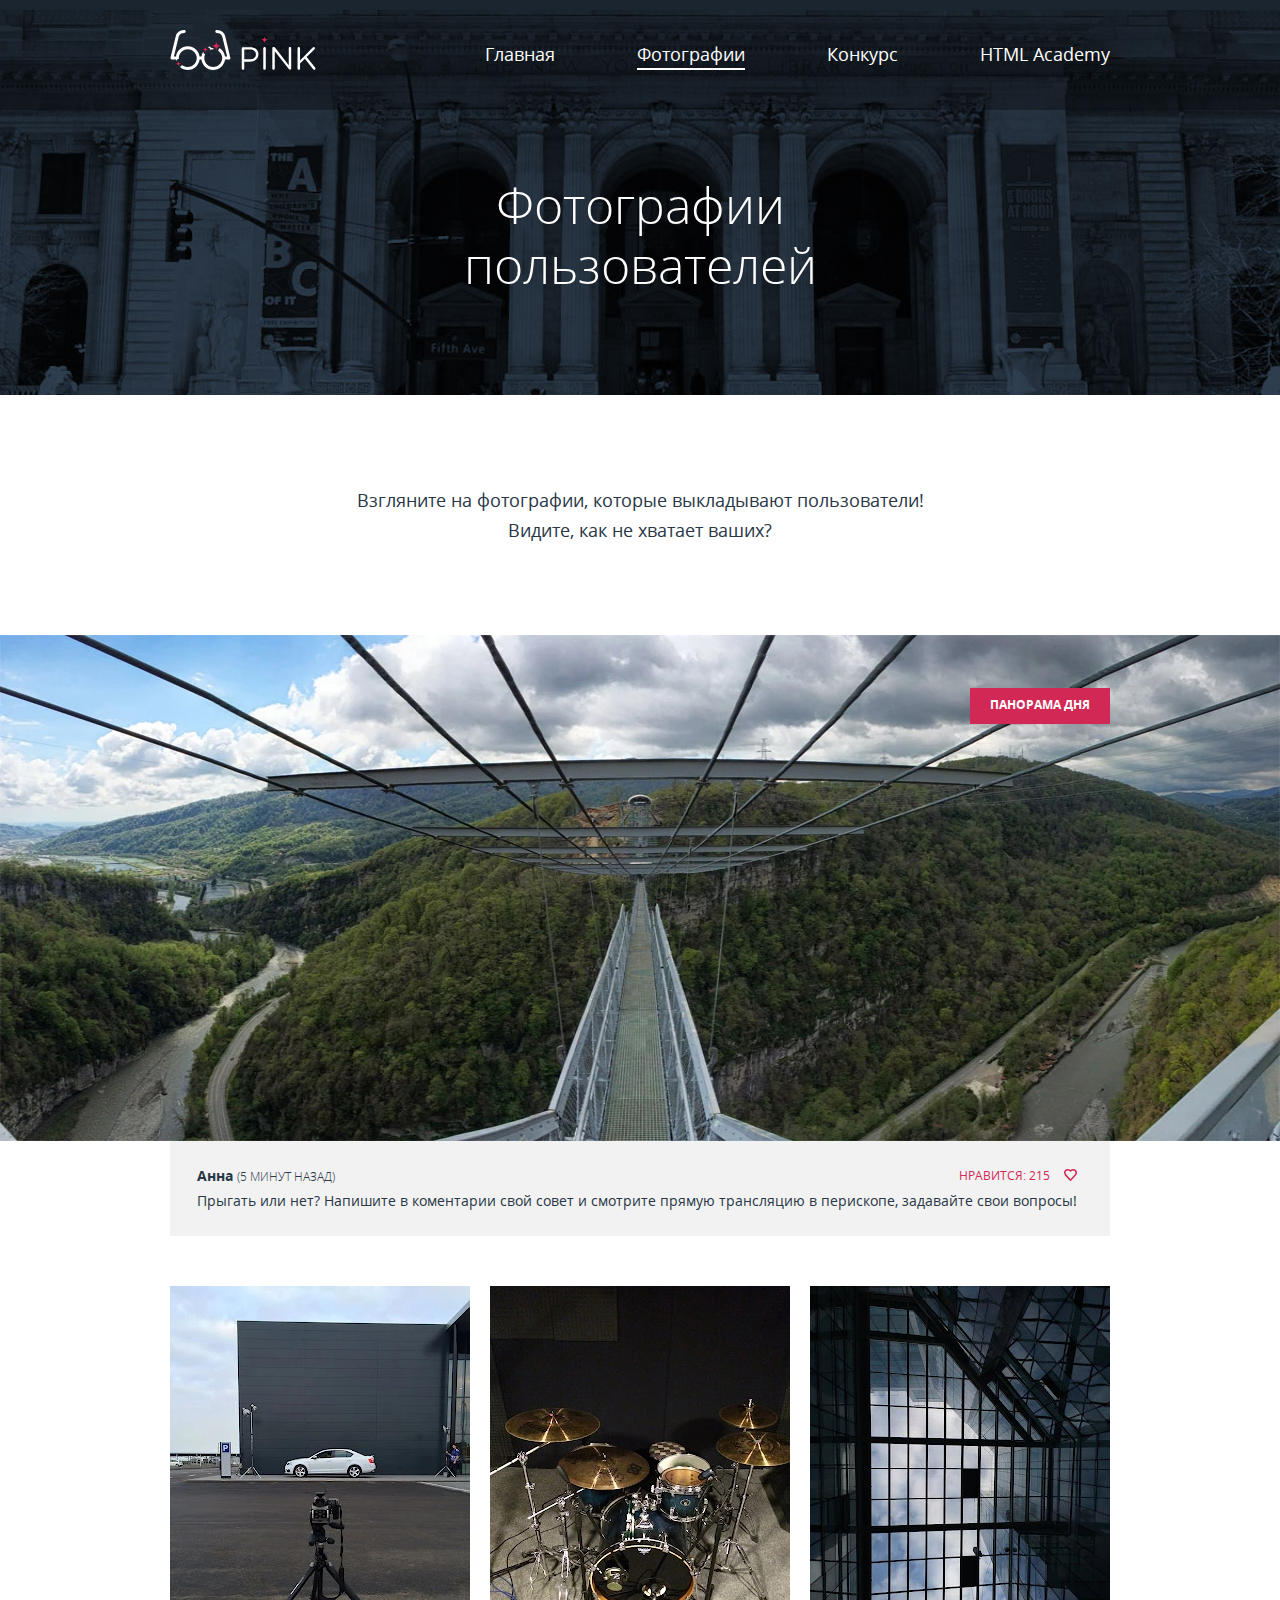
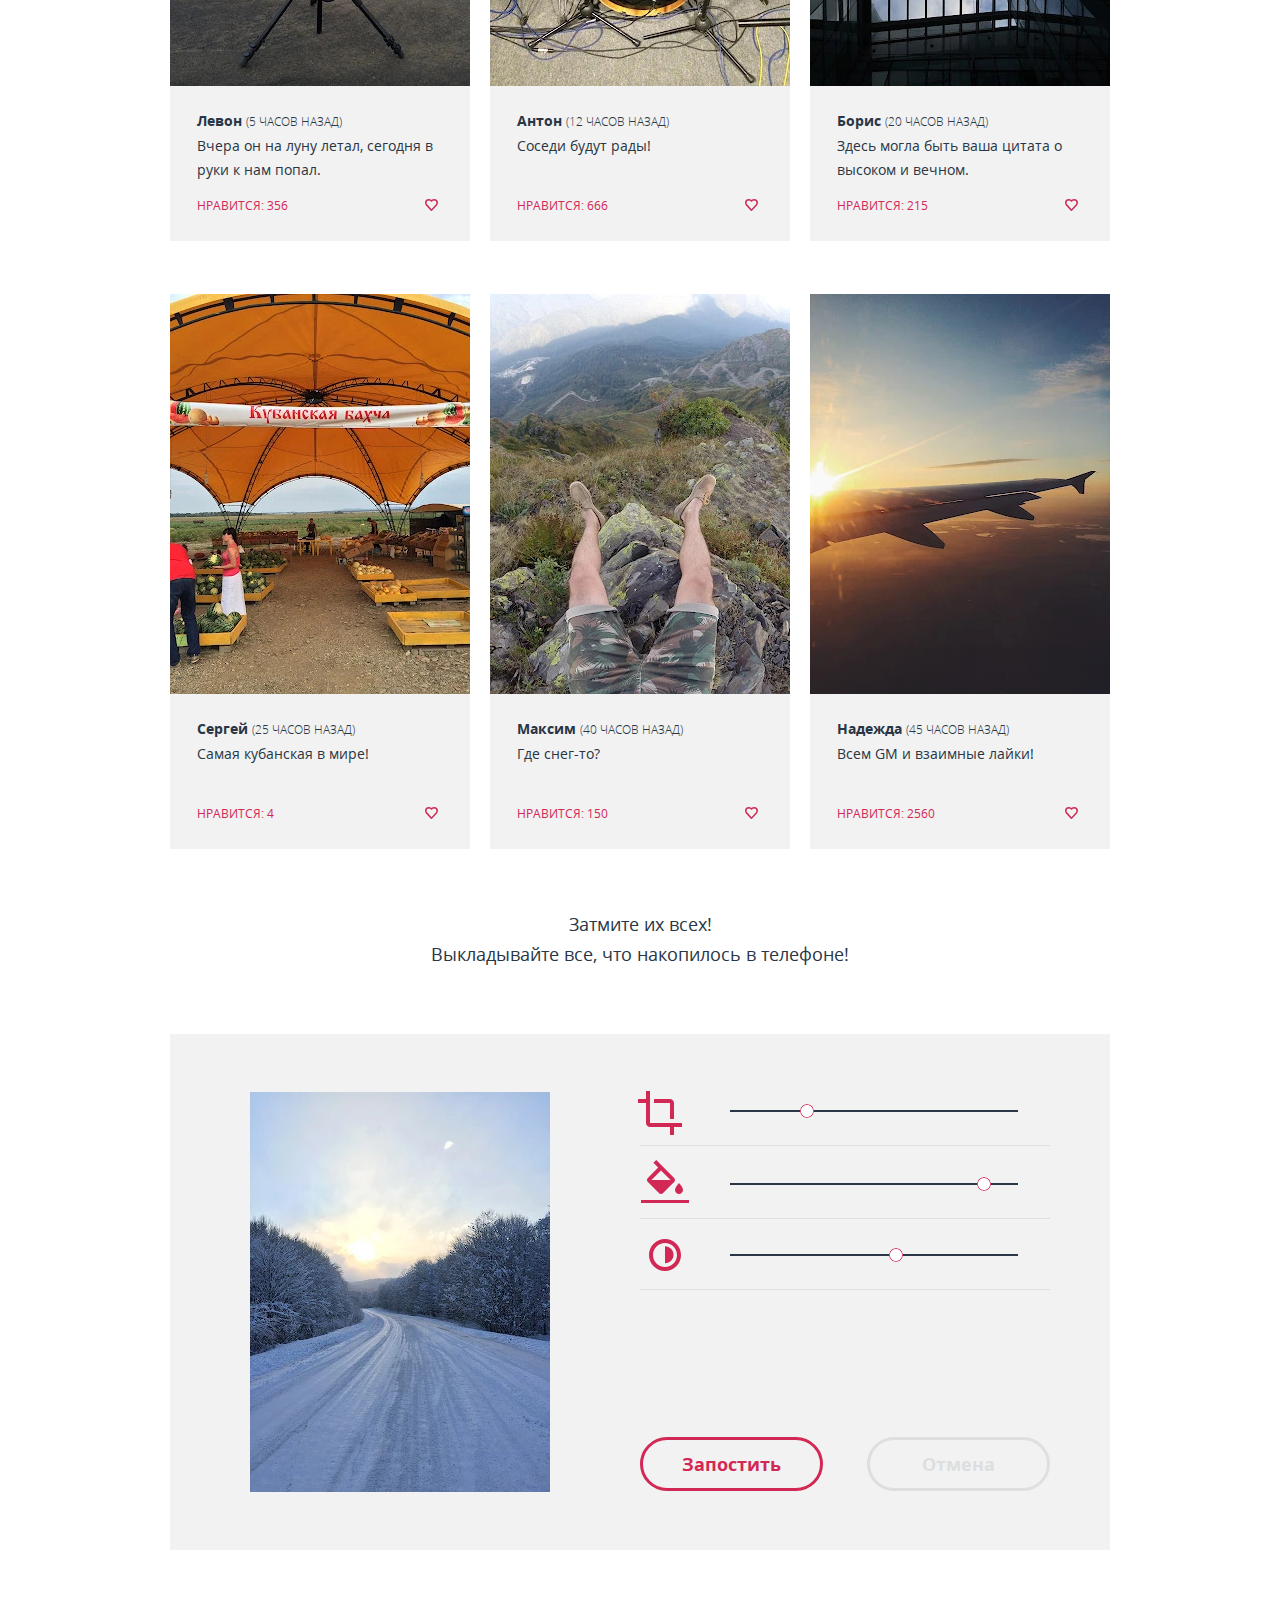
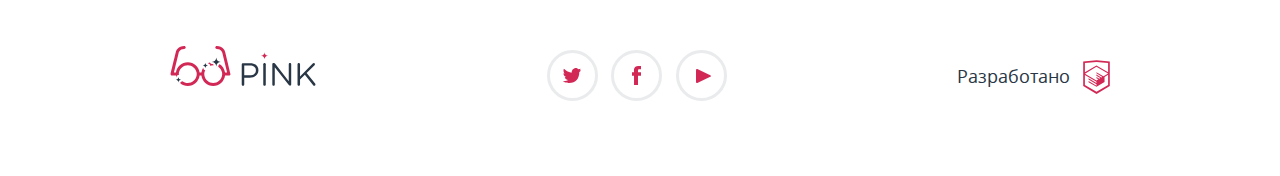
<file: projects/pink/photo.html>
<!DOCTYPE html>
<html lang="ru">

<head>
  <meta charset="UTF-8">
  <meta name="viewport" content="width=device-width, initial-scale=1">
  <title>Pink: Фотографии</title>
  <link rel="stylesheet" href="css/style.min.css">
</head>

<body>
  <!--Векторный спрайт-->
  <svg style="display: none">
    <symbol viewBox="0 0 146.3 40.375" id="logo-pink-desktop">
      <g>
        <path d="M71.874,18.661c0-0.708,0.58-1.288,1.256-1.288h7.18c5.087,0,8.436,2.704,8.436,7.146v0.064 c0,4.861-4.057,7.373-8.854,7.373h-5.475v6.825c0,0.708-0.58,1.288-1.288,1.288c-0.676,0-1.256-0.58-1.256-1.288V18.661z M79.988,29.641c3.734,0,6.182-1.996,6.182-4.959v-0.063c0-3.22-2.414-4.894-6.053-4.894h-5.699v9.917H79.988L79.988,29.641z" />
        <path d="M93.603,18.5c0-0.708,0.579-1.288,1.255-1.288c0.709,0,1.288,0.58,1.288,1.288v20.283 c0,0.708-0.579,1.287-1.288,1.287c-0.676,0-1.255-0.579-1.255-1.287V18.5z" />
        <path d="M102.744,18.532c0-0.676,0.58-1.256,1.256-1.256h0.354c0.58,0,0.935,0.29,1.288,0.74l13.684,17.45V18.468 c0-0.676,0.547-1.256,1.256-1.256c0.676,0,1.224,0.58,1.224,1.256v20.349c0,0.676-0.481,1.19-1.158,1.19h-0.129c-0.548,0-0.935-0.321-1.319-0.772l-13.975-17.868v17.45c0,0.676-0.547,1.256-1.256,1.256c-0.676,0-1.223-0.58-1.223-1.256V18.532 H102.744z" />
        <path d="M128.173,18.5c0-0.708,0.58-1.288,1.257-1.288c0.708,0,1.286,0.58,1.286,1.288v12.331l12.848-13.168 c0.29-0.257,0.579-0.451,0.998-0.451c0.676,0,1.225,0.612,1.225,1.256c0,0.354-0.162,0.644-0.42,0.901l-7.984,7.92l8.564,10.561 c0.225,0.291,0.354,0.547,0.354,0.935c0,0.676-0.578,1.288-1.286,1.288c-0.483,0-0.806-0.258-1.03-0.58l-8.402-10.463l-4.863,4.861 v4.894c0,0.708-0.578,1.288-1.286,1.288c-0.677,0-1.257-0.58-1.257-1.288V18.5H128.173z" />
      </g>
      <g>
        <path d="M43.094,19.313c0.246,0,0.489,0.014,0.73,0.033c-0.437-0.728-1.227-1.221-2.136-1.221 c-0.877,0-1.614-0.568-1.884-1.354c-0.727,0.208-1.425,0.482-2.089,0.816c0.062,0.017,0.122,0.038,0.188,0.038c1.104,0,2,0.896,2,2 c0,0.096-0.015,0.188-0.028,0.281C40.875,19.524,41.959,19.313,43.094,19.313z" />
        <path d="M60.462,28.016c-0.002-0.009-5.175-21.365-5.175-21.365C54.926,4.303,52.694,0,46.688,0 c-0.829,0-1.5,0.671-1.5,1.5s0.671,1.5,1.5,1.5c4.856,0,5.575,3.729,5.639,4.143l4.767,19.701h-2.073 c-0.445-3.557-2.453-6.628-5.305-8.522c-0.897,0.379-1.529,1.269-1.529,2.303c0,0.088-0.015,0.171-0.026,0.256 c1.991,1.358,3.415,3.489,3.829,5.964c0.082,0.489,0.135,0.988,0.135,1.5s-0.053,1.012-0.135,1.5 c-0.716,4.272-4.421,7.531-8.896,7.531c-4.475,0-8.181-3.259-8.896-7.531c-0.082-0.488-0.135-0.988-0.135-1.5 s0.053-1.011,0.135-1.5c0.147-0.878,0.427-1.711,0.808-2.483c-1.034-0.078-1.852-0.932-1.852-1.985 c0-0.189-0.077-0.357-0.192-0.489c-0.938,1.469-1.569,3.15-1.795,4.958h-1.82c-0.741-5.927-5.802-10.531-11.927-10.531 S6.235,20.917,5.493,26.844H3.42L8.187,7.143C8.25,6.729,8.97,3,13.826,3c0.829,0,1.5-0.671,1.5-1.5S14.655,0,13.826,0 C7.82,0,5.588,4.303,5.227,6.651c0,0-5.173,21.356-5.175,21.365c-0.266,1.109,0.531,1.826,1.426,1.826 c0.012,0,0.023,0.004,0.036,0.004h3.982c0.079,0.628,0.215,1.237,0.387,1.831c0.059-0.106,0.102-0.224,0.102-0.354 c0-1.104,0.896-2,2-2c0.166,0,0.324,0.025,0.478,0.063c-0.043-0.343-0.074-0.688-0.074-1.042c0-0.512,0.053-1.011,0.135-1.5 c0.715-4.271,4.421-7.531,8.896-7.531s8.18,3.26,8.896,7.531c0.082,0.489,0.135,0.988,0.135,1.5s-0.053,1.012-0.135,1.5 c-0.715,4.272-4.421,7.531-8.896,7.531c-2.022,0-3.883-0.67-5.386-1.794c-0.35,0.302-0.8,0.491-1.299,0.491 c-0.413,0-0.749,0.336-0.749,0.748c0,0.29-0.065,0.564-0.176,0.812c2.075,1.708,4.722,2.743,7.614,2.743 c6.125,0,11.185-4.604,11.927-10.53h1.814c0.742,5.926,5.802,10.53,11.927,10.53s11.186-4.604,11.927-10.53H59 c0.012,0,0.023-0.004,0.036-0.004C59.931,29.842,60.728,29.125,60.462,28.016z" />
      </g>
      <g fill="#d22856">
        <path d="M50.686,16.125c-2.485,0-4.499-2.014-4.499-4.499c0,2.485-2.014,4.499-4.499,4.499 c2.485,0,4.499,2.014,4.499,4.499C46.187,18.139,48.2,16.125,50.686,16.125z" />

        <path d="M37.904,19.626c-1.519,0-2.749-1.23-2.749-2.749c0,1.519-1.23,2.749-2.749,2.749 c1.519,0,2.749,1.229,2.749,2.749C35.155,20.855,36.386,19.626,37.904,19.626z" />

        <path d="M10.734,34.072c-1.519,0-2.749-1.23-2.749-2.75c0,1.52-1.23,2.75-2.749,2.75 c1.519,0,2.749,1.229,2.749,2.748C7.985,35.303,9.215,34.072,10.734,34.072z" />

        <path d="M98.498,9.875c-2.002,0-3.623-1.623-3.623-3.624c0,2.001-1.623,3.624-3.625,3.624 c2.002,0,3.625,1.623,3.625,3.624C94.875,11.498,96.496,9.875,98.498,9.875z" />
      </g>
    </symbol>
    <symbol viewBox="0 0 146.3 40.375" id="logo-pink-tablet">
      <g>
        <path d="M71.874,18.661c0-0.708,0.58-1.288,1.256-1.288h7.18c5.087,0,8.436,2.704,8.436,7.146v0.064 c0,4.861-4.057,7.373-8.854,7.373h-5.475v6.825c0,0.708-0.58,1.288-1.288,1.288c-0.676,0-1.256-0.58-1.256-1.288V18.661z M79.988,29.641c3.734,0,6.182-1.996,6.182-4.959v-0.063c0-3.22-2.414-4.894-6.053-4.894h-5.699v9.917H79.988L79.988,29.641z" />
        <path d="M93.603,18.5c0-0.708,0.579-1.288,1.255-1.288c0.709,0,1.288,0.58,1.288,1.288v20.283 c0,0.708-0.579,1.287-1.288,1.287c-0.676,0-1.255-0.579-1.255-1.287V18.5z" />
        <path d="M102.744,18.532c0-0.676,0.58-1.256,1.256-1.256h0.354c0.58,0,0.935,0.29,1.288,0.74l13.684,17.45V18.468 c0-0.676,0.547-1.256,1.256-1.256c0.676,0,1.224,0.58,1.224,1.256v20.349c0,0.676-0.481,1.19-1.158,1.19h-0.129c-0.548,0-0.935-0.321-1.319-0.772l-13.975-17.868v17.45c0,0.676-0.547,1.256-1.256,1.256c-0.676,0-1.223-0.58-1.223-1.256V18.532 H102.744z" />
        <path d="M128.173,18.5c0-0.708,0.58-1.288,1.257-1.288c0.708,0,1.286,0.58,1.286,1.288v12.331l12.848-13.168 c0.29-0.257,0.579-0.451,0.998-0.451c0.676,0,1.225,0.612,1.225,1.256c0,0.354-0.162,0.644-0.42,0.901l-7.984,7.92l8.564,10.561 c0.225,0.291,0.354,0.547,0.354,0.935c0,0.676-0.578,1.288-1.286,1.288c-0.483,0-0.806-0.258-1.03-0.58l-8.402-10.463l-4.863,4.861 v4.894c0,0.708-0.578,1.288-1.286,1.288c-0.677,0-1.257-0.58-1.257-1.288V18.5H128.173z" />
      </g>
      <g>
        <path d="M60.498,28.266" />
        <path d="M60.462,28.016c-0.002-0.009-5.175-21.365-5.175-21.365C54.926,4.303,52.694,0,46.688,0 c-0.829,0-1.5,0.671-1.5,1.5s0.671,1.5,1.5,1.5c4.856,0,5.575,3.729,5.639,4.143l4.767,19.701h-2.073 c-0.742-5.927-5.802-10.531-11.927-10.531s-11.186,4.604-11.927,10.531h-1.82c-0.741-5.927-5.802-10.531-11.927-10.531 S6.235,20.917,5.493,26.844H3.42L8.187,7.143C8.25,6.729,8.97,3,13.826,3c0.829,0,1.5-0.671,1.5-1.5S14.655,0,13.826,0 C7.82,0,5.588,4.303,5.227,6.651c0,0-5.173,21.356-5.175,21.365c-0.266,1.109,0.531,1.826,1.426,1.826 c0.012,0,0.023,0.004,0.036,0.004h3.982c0.741,5.926,5.802,10.53,11.927,10.53s11.185-4.604,11.927-10.53h1.814 c0.742,5.926,5.802,10.53,11.927,10.53s11.186-4.604,11.927-10.53H59c0.012,0,0.023-0.004,0.036-0.004 C59.931,29.842,60.728,29.125,60.462,28.016z M26.315,29.844c-0.715,4.272-4.421,7.531-8.896,7.531c-4.475,0-8.18-3.259-8.896-7.531 c-0.082-0.488-0.135-0.988-0.135-1.5s0.053-1.011,0.135-1.5c0.715-4.271,4.421-7.531,8.896-7.531c4.475,0,8.18,3.26,8.896,7.531 c0.082,0.489,0.135,0.988,0.135,1.5S26.397,29.355,26.315,29.844z M51.99,29.844c-0.716,4.272-4.421,7.531-8.896,7.531 c-4.475,0-8.181-3.259-8.896-7.531c-0.082-0.488-0.135-0.988-0.135-1.5s0.053-1.011,0.135-1.5c0.716-4.271,4.421-7.531,8.896-7.531 c4.475,0,8.181,3.26,8.896,7.531c0.082,0.489,0.135,0.988,0.135,1.5S52.072,29.355,51.99,29.844z" />
      </g>
    </symbol>
    <symbol viewBox="0 -10 146.3 40.375" id="logo-pink-mobile">
      <g>
        <path d="M0,1.449c0-0.708,0.58-1.288,1.256-1.288h7.18c5.087,0,8.436,2.704,8.436,7.147v0.064 c0,4.861-4.057,7.373-8.854,7.373H2.544v6.825c0,0.708-0.58,1.288-1.288,1.288C0.58,22.859,0,22.279,0,21.571V1.449z M8.114,12.428 c3.734,0,6.182-1.996,6.182-4.958V7.405c0-3.22-2.415-4.894-6.054-4.894H2.544v9.917H8.114z" />
        <path d="M21.729,1.288C21.729,0.58,22.308,0,22.983,0c0.709,0,1.288,0.58,1.288,1.288v20.283 c0,0.708-0.579,1.288-1.288,1.288c-0.676,0-1.255-0.58-1.255-1.288V1.288z" />
        <path d="M30.87,1.32c0-0.676,0.579-1.256,1.256-1.256h0.354c0.58,0,0.934,0.29,1.288,0.74l13.684,17.45V1.256 C47.451,0.58,47.998,0,48.707,0c0.676,0,1.223,0.58,1.223,1.256v20.348c0,0.676-0.482,1.191-1.158,1.191h-0.129 c-0.548,0-0.934-0.322-1.32-0.772L33.349,4.153v17.45c0,0.676-0.547,1.256-1.255,1.256c-0.677,0-1.224-0.58-1.224-1.256V1.32z" />
        <path d="M56.3,1.288C56.3,0.58,56.879,0,57.556,0c0.708,0,1.287,0.58,1.287,1.288v12.331L71.689,0.451 C71.979,0.193,72.269,0,72.688,0c0.676,0,1.224,0.612,1.224,1.256c0,0.354-0.161,0.644-0.419,0.901l-7.984,7.92l8.564,10.561 c0.225,0.29,0.354,0.547,0.354,0.934c0,0.676-0.579,1.288-1.287,1.288c-0.483,0-0.806-0.258-1.03-0.58l-8.403-10.463l-4.862,4.861 v4.894c0,0.708-0.579,1.288-1.287,1.288c-0.677,0-1.256-0.58-1.256-1.288V1.288z" />
      </g>
    </symbol>
    <symbol viewBox="0 0 49.945 24.007" id="icon-menu-burger">
      <g id="miu">
        <g id="editor_list_view_hambuger_menu_glyph">
          <g>
            <path id="path-1" d="M1.137,0C0.51,0,0,0.428,0,1.01v1.981c0,0.558,0.494,1.01,1.139,1.01h47.671 c0.628,0,1.138-0.428,1.138-1.01V1.01c0-0.558-0.494-1.01-1.138-1.01H1.137z M1.137,10.003C0.51,10.003,0,10.431,0,11.013v1.98 c0,0.557,0.494,1.01,1.139,1.01h47.671c0.628,0,1.138-0.428,1.138-1.01v-1.98c0-0.558-0.494-1.01-1.138-1.01H1.137z M1.137,20.005C0.51,20.005,0,20.434,0,21.016v1.981c0,0.557,0.494,1.01,1.139,1.01h47.671c0.628,0,1.138-0.428,1.138-1.01 v-1.981c0-0.558-0.494-1.011-1.138-1.011H1.137z" />
          </g>
          <g>
            <path id="path-1_1_" d="M1.137,0C0.51,0,0,0.428,0,1.01v1.981c0,0.558,0.494,1.01,1.139,1.01h47.671 c0.628,0,1.138-0.428,1.138-1.01V1.01c0-0.558-0.494-1.01-1.138-1.01H1.137z M1.137,10.003C0.51,10.003,0,10.431,0,11.013v1.98 c0,0.557,0.494,1.01,1.139,1.01h47.671c0.628,0,1.138-0.428,1.138-1.01v-1.98c0-0.558-0.494-1.01-1.138-1.01H1.137z M1.137,20.005C0.51,20.005,0,20.434,0,21.016v1.981c0,0.557,0.494,1.01,1.139,1.01h47.671c0.628,0,1.138-0.428,1.138-1.01 v-1.981c0-0.558-0.494-1.011-1.138-1.011H1.137z" />
          </g>
        </g>
      </g>
    </symbol>
    <symbol viewBox="-13 0 23.867 23.867" id="icon-menu-cross">
      <path d="M15.087,11.933l8.56-8.559c0.293-0.293,0.293-0.768,0-1.061L21.554,0.22C21.414,0.079,21.223,0,21.023,0 c-0.199,0-0.391,0.079-0.529,0.22l-8.561,8.56l-8.56-8.56c-0.282-0.282-0.78-0.282-1.061,0L0.22,2.313 c-0.293,0.293-0.293,0.768,0,1.061l8.56,8.559l-8.56,8.559c-0.293,0.293-0.293,0.768,0,1.062l2.093,2.094 c0.141,0.142,0.331,0.22,0.53,0.22c0.199,0,0.39-0.078,0.53-0.22l8.561-8.56l8.56,8.56c0.141,0.142,0.332,0.22,0.53,0.22 c0.199,0,0.39-0.078,0.53-0.22l2.093-2.094c0.293-0.294,0.293-0.769,0-1.062L15.087,11.933z" />
    </symbol>
    <symbol viewBox="0 0 146.3 40.375" id="logo-pink-desktop-footer">
      <g>
        <path d="M71.874,18.661c0-0.708,0.58-1.288,1.256-1.288h7.18c5.087,0,8.436,2.704,8.436,7.146v0.063 c0,4.86-4.057,7.373-8.854,7.373h-5.475v6.825c0,0.708-0.58,1.287-1.289,1.287c-0.676,0-1.256-0.58-1.256-1.287L71.874,18.661 L71.874,18.661z M79.988,29.641c3.734,0,6.182-1.996,6.182-4.959v-0.062c0-3.221-2.414-4.894-6.053-4.894h-5.699v9.917h5.57V29.641 z" />
        <path d="M93.603,18.5c0-0.708,0.579-1.288,1.255-1.288c0.709,0,1.288,0.58,1.288,1.288v20.283 c0,0.708-0.579,1.287-1.288,1.287c-0.676,0-1.255-0.579-1.255-1.287V18.5z" />
        <path d="M102.744,18.532c0-0.676,0.58-1.256,1.256-1.256h0.354c0.58,0,0.935,0.29,1.288,0.74l13.684,17.45V18.468 c0-0.676,0.547-1.256,1.256-1.256c0.676,0,1.225,0.58,1.225,1.256v20.349c0,0.677-0.48,1.19-1.158,1.19h-0.129 c-0.548,0-0.936-0.321-1.318-0.772l-13.976-17.867v17.449c0,0.677-0.547,1.257-1.257,1.257c-0.676,0-1.223-0.58-1.223-1.257V18.532 H102.744z" />
        <path d="M128.173,18.5c0-0.708,0.58-1.288,1.257-1.288c0.708,0,1.286,0.58,1.286,1.288v12.331l12.848-13.168 c0.29-0.257,0.579-0.451,0.998-0.451c0.676,0,1.225,0.612,1.225,1.256c0,0.354-0.162,0.644-0.42,0.901l-7.984,7.92l8.564,10.561 c0.225,0.291,0.354,0.547,0.354,0.936c0,0.676-0.577,1.288-1.285,1.288c-0.482,0-0.807-0.259-1.03-0.58l-8.401-10.464l-4.863,4.861 v4.895c0,0.708-0.578,1.288-1.286,1.288c-0.677,0-1.257-0.58-1.257-1.288V18.5H128.173z" />
      </g>
      <path fill="#D22856" d="M98.498,9.875c-2.002,0-3.623-1.623-3.623-3.624c0,2.001-1.623,3.624-3.625,3.624 c2.002,0,3.625,1.623,3.625,3.624C94.875,11.498,96.496,9.875,98.498,9.875z" />
      <g>
        <path fill="#D22856" d="M43.094,19.313c0.246,0,0.489,0.014,0.73,0.033c-0.437-0.728-1.227-1.221-2.136-1.221 c-0.877,0-1.614-0.568-1.884-1.354c-0.727,0.208-1.425,0.482-2.089,0.816c0.062,0.017,0.122,0.038,0.188,0.038c1.104,0,2,0.896,2,2 c0,0.096-0.015,0.188-0.028,0.281C40.875,19.524,41.959,19.313,43.094,19.313z" />
        <path fill="#D22856" d="M60.462,28.016c-0.002-0.009-5.175-21.365-5.175-21.365C54.926,4.303,52.694,0,46.688,0 c-0.829,0-1.5,0.671-1.5,1.5s0.671,1.5,1.5,1.5c4.856,0,5.575,3.729,5.639,4.143l4.767,19.701h-2.073 c-0.445-3.557-2.453-6.628-5.305-8.522c-0.897,0.379-1.529,1.269-1.529,2.303c0,0.088-0.015,0.171-0.026,0.256 c1.991,1.358,3.415,3.489,3.829,5.965c0.082,0.488,0.135,0.987,0.135,1.5c0,0.512-0.053,1.012-0.135,1.5 c-0.716,4.271-4.421,7.53-8.896,7.53c-4.475,0-8.181-3.259-8.896-7.53c-0.082-0.488-0.135-0.988-0.135-1.5 c0-0.513,0.053-1.012,0.135-1.5c0.147-0.879,0.427-1.712,0.808-2.484c-1.034-0.077-1.852-0.932-1.852-1.984 c0-0.189-0.077-0.357-0.192-0.488c-0.938,1.469-1.569,3.149-1.795,4.957h-1.82c-0.741-5.927-5.802-10.531-11.927-10.531 S6.235,20.917,5.493,26.844H3.42L8.187,7.143C8.25,6.729,8.97,3,13.826,3c0.829,0,1.5-0.671,1.5-1.5S14.655,0,13.826,0 C7.82,0,5.588,4.303,5.227,6.651c0,0-5.173,21.356-5.175,21.365c-0.266,1.109,0.531,1.826,1.426,1.826 c0.012,0,0.023,0.004,0.036,0.004h3.982c0.079,0.629,0.215,1.237,0.387,1.831c0.059-0.106,0.102-0.224,0.102-0.354 c0-1.104,0.896-2,2-2c0.166,0,0.324,0.024,0.478,0.062c-0.043-0.343-0.074-0.688-0.074-1.042c0-0.512,0.053-1.011,0.135-1.5 c0.715-4.271,4.421-7.531,8.896-7.531s8.18,3.26,8.896,7.531c0.082,0.489,0.135,0.988,0.135,1.5s-0.053,1.012-0.135,1.5 c-0.715,4.272-4.421,7.531-8.896,7.531c-2.022,0-3.883-0.67-5.386-1.794c-0.35,0.302-0.8,0.491-1.299,0.491 c-0.413,0-0.749,0.336-0.749,0.748c0,0.289-0.065,0.563-0.176,0.812c2.075,1.708,4.722,2.743,7.614,2.743 c6.125,0,11.185-4.604,11.927-10.529h1.814c0.742,5.926,5.802,10.529,11.927,10.529s11.186-4.604,11.927-10.529H59 c0.012,0,0.023-0.005,0.036-0.005C59.931,29.842,60.728,29.125,60.462,28.016z" />
      </g>
      <g>
        <path fill="#283645" d="M50.686,16.125c-2.485,0-4.499-2.014-4.499-4.499c0,2.485-2.014,4.499-4.499,4.499 c2.485,0,4.499,2.014,4.499,4.499C46.187,18.139,48.2,16.125,50.686,16.125z" />
        <path fill="#283645" d="M37.904,19.626c-1.519,0-2.749-1.23-2.749-2.749c0,1.519-1.23,2.749-2.749,2.749 c1.519,0,2.749,1.229,2.749,2.749C35.155,20.855,36.386,19.626,37.904,19.626z" />
        <path fill="#283645" d="M10.734,34.072c-1.519,0-2.749-1.23-2.749-2.75c0,1.52-1.23,2.75-2.749,2.75 c1.519,0,2.749,1.229,2.749,2.748C7.985,35.303,9.215,34.072,10.734,34.072z" />
      </g>
    </symbol>
    <symbol viewBox="0 0 146.3 40.375" id="logo-pink-mobile-footer">
      <g>
        <path d="M71.874,18.661c0-0.708,0.58-1.288,1.256-1.288h7.18c5.087,0,8.436,2.704,8.436,7.146v0.063 c0,4.86-4.057,7.373-8.854,7.373h-5.475v6.825c0,0.708-0.58,1.287-1.289,1.287c-0.676,0-1.256-0.58-1.256-1.287L71.874,18.661 L71.874,18.661z M79.988,29.641c3.734,0,6.182-1.996,6.182-4.959v-0.062c0-3.221-2.414-4.894-6.053-4.894h-5.699v9.917h5.57V29.641 z" />
        <path d="M93.603,18.5c0-0.708,0.579-1.288,1.255-1.288c0.709,0,1.288,0.58,1.288,1.288v20.283 c0,0.708-0.579,1.287-1.288,1.287c-0.676,0-1.255-0.579-1.255-1.287V18.5z" />
        <path d="M102.744,18.532c0-0.676,0.58-1.256,1.256-1.256h0.354c0.58,0,0.935,0.29,1.288,0.74l13.684,17.45V18.468 c0-0.676,0.547-1.256,1.256-1.256c0.676,0,1.225,0.58,1.225,1.256v20.349c0,0.677-0.48,1.19-1.158,1.19h-0.129 c-0.548,0-0.936-0.321-1.318-0.772l-13.976-17.867v17.449c0,0.677-0.547,1.257-1.257,1.257c-0.676,0-1.223-0.58-1.223-1.257V18.532 H102.744z" />
        <path d="M128.173,18.5c0-0.708,0.58-1.288,1.257-1.288c0.708,0,1.286,0.58,1.286,1.288v12.331l12.848-13.16 c0.29-0.257,0.579-0.451,0.998-0.451c0.676,0,1.225,0.612,1.225,1.256c0,0.354-0.162,0.644-0.42,0.901l-7.984,7.92l8.564,10.561 c0.225,0.291,0.354,0.547,0.354,0.936c0,0.676-0.577,1.288-1.285,1.288c-0.482,0-0.807-0.259-1.03-0.58l-8.401-10.464l-4.863,4.861 v4.895c0,0.708-0.578,1.288-1.286,1.288c-0.677,0-1.257-0.58-1.257-1.288V18.5H128.173z" />
      </g>
      <path fill="#FFFFFF" d="M60.498,28.266" />
      <path fill="#D22856" d="M60.462,28.016c-0.002-0.009-5.175-21.365-5.175-21.365C54.926,4.303,52.694,0,46.688,0 c-0.829,0-1.5,0.671-1.5,1.5s0.671,1.5,1.5,1.5c4.856,0,5.575,3.729,5.639,4.143l4.767,19.701h-2.073 c-0.742-5.927-5.802-10.531-11.927-10.531s-11.186,4.604-11.927,10.531h-1.82c-0.741-5.927-5.802-10.531-11.927-10.531 S6.235,20.917,5.493,26.844H3.42L8.187,7.143C8.25,6.729,8.97,3,13.826,3c0.829,0,1.5-0.671,1.5-1.5S14.655,0,13.826,0 C7.82,0,5.588,4.303,5.227,6.651c0,0-5.173,21.356-5.175,21.365c-0.266,1.109,0.531,1.826,1.426,1.826 c0.012,0,0.023,0.004,0.036,0.004h3.982c0.741,5.926,5.802,10.53,11.927,10.53s11.185-4.604,11.927-10.53h1.814 c0.742,5.926,5.802,10.53,11.927,10.53s11.186-4.604,11.927-10.53H59c0.012,0,0.023-0.004,0.036-0.004 C59.931,29.842,60.728,29.125,60.462,28.016z M26.315,29.844c-0.715,4.272-4.421,7.531-8.896,7.531s-8.18-3.259-8.896-7.531 c-0.082-0.488-0.135-0.988-0.135-1.5s0.053-1.011,0.135-1.5c0.715-4.271,4.421-7.531,8.896-7.531s8.18,3.26,8.896,7.531 c0.082,0.489,0.135,0.988,0.135,1.5S26.397,29.355,26.315,29.844z M51.99,29.844c-0.716,4.272-4.421,7.531-8.896,7.531 c-4.475,0-8.181-3.259-8.896-7.531c-0.082-0.488-0.135-0.988-0.135-1.5s0.053-1.011,0.135-1.5c0.716-4.271,4.421-7.531,8.896-7.531 c4.475,0,8.181,3.26,8.896,7.531c0.082,0.489,0.135,0.988,0.135,1.5S52.072,29.355,51.99,29.844z" />
    </symbol>
    <symbol viewBox="10 10 40 40" id="logo-htmlacademy">
      <path d="M30.2 5h-.2l-19.7 2.1v36.2l19.7 11.7 19.7-11.7v-36.2l-19.5-2.1zm17 36.8l-17.2 10.2-17.2-10.2v-14.8l17.1 10.2v1.8l-11.7-7v1.8l11.8 7.1v1.9l-11.8-7v1.8l11.8 7 11.9-7.1v-7.6l5.3-3.2v15.1zm-.1-17l-4.7 2.8-2.2 1.3-10.3-6.1v1.8l8.8 5.3h-.1l-.2.1-1.3.7-7.3-4.3v1.8l5.8 3.4-1.4.9-4.3-2.6v1.8l2.9 1.7-2.9 1.7-17-10.1 17-10.2 17.2 10zm.1-1.8l-17.3-10.2-17.1 10.2v-13.6l17.2-1.8 17.2 1.8v13.6z" />
    </symbol>
    <symbol viewBox="0 0 48 48" id="crop-logo">
      <path fill="none" d="M0,0h48v48H0V0z" />
      <path d="M34,30h4V14c0-2.21-1.79-4-4-4H18v4h16V30z M14,34V2h-4v8H2v4h8v20c0,2.21,1.79,4,4,4h20v8h4v-8h8v-4H14z" />
    </symbol>
    <symbol viewBox="0 0 48 48" id="fill-logo">
      <path fill="none" d="M0,0h48v48H0V0z" />
      <path d="M33.12,17.88L15.24,0l-2.83,2.83l4.76,4.76L6.88,17.88c-1.17,1.17-1.17,3.07,0,4.24l11,11C18.46,33.71,19.23,34,20,34 s1.54-0.29,2.12-0.88l11-11C34.29,20.95,34.29,19.05,33.12,17.88z M10.41,20L20,10.42L29.59,20H10.41z M38,23c0,0-4,4.33-4,7 c0,2.21,1.79,4,4,4s4-1.79,4-4C42,27.33,38,23,38,23z" />
      <rect y="40" width="48" height="3" />
    </symbol>
    <symbol viewBox="-35.422 -7.96 31.92 31.92" id="contrast-logo">
      <path d="M-19.462-3.96c6.595,0,11.96,5.365,11.96,11.96s-5.365,11.96-11.96,11.96S-31.422,14.595-31.422,8 S-26.057-3.96-19.462-3.96 M-19.462-7.96c-8.814,0-15.96,7.145-15.96,15.96c0,8.813,7.146,15.96,15.96,15.96S-3.502,16.813-3.502,8 C-3.502-0.815-10.648-7.96-19.462-7.96L-19.462-7.96z" />
      <path d="M-19.462,16.331c4.706,0,8.52-3.813,8.52-8.52c0-4.705-3.813-8.519-8.52-8.519" />
    </symbol>
    <symbol viewBox="22.5 69.048 253 253" id="editor-logo">
      <path d="M149,69.048c-69.864,0-126.5,56.636-126.5,126.5c0,69.864,56.636,126.5,126.5,126.5 s126.5-56.636,126.5-126.5C275.5,125.685,218.864,69.048,149,69.048z M149,306.264c-60.844,0-110.167-49.323-110.167-110.167 C38.833,135.253,88.156,85.93,149,85.93c60.843,0,110.167,49.323,110.167,110.167C259.167,256.941,209.843,306.264,149,306.264z" />
    </symbol>
  </svg>
  <!---->

  <!--Разметка шапки-->
  <header class="page-header page-header__body">
    <div class="page-header__wrapper">
      <a class="page-header__logo" href="index.html">
        <span class="page-header__link-index">Ссылка на главную страницу</span>
        <svg class="page-header__ico-mobile" width="146" height="40">
          <use xlink:href="#logo-pink-mobile"></use>
        </svg>
        <svg class="page-header__ico-tablet" width="146" height="40">
          <use xlink:href="#logo-pink-tablet"></use>
        </svg>
        <svg class="page-header__ico-desktop" width="146" height="40">
          <use xlink:href="#logo-pink-desktop"></use>
        </svg>
      </a>
      <button class="page-header__toggle" type="button">
        <svg class="page-header__ico-open" width="50" height="25">
          <use xlink:href="#icon-menu-burger"></use>
        </svg>
        <svg class="page-header__ico-closed" width="50" height="25">
          <use xlink:href="#icon-menu-cross"></use>
        </svg>
        <span>Открыть меню</span>
      </button>
      <nav class="site-menu page-header__site-menu">
        <ul class="site-menu__list">
          <li class="site-menu__item"><a href="index.html">Главная</a></li>
          <li class="site-menu__item"><a class="site-menu__active">Фотографии</a></li>
          <li class="site-menu__item"><a href="form.html">Конкурс</a></li>
          <li class="site-menu__item"><a href="https://htmlacademy.ru" target="_blank">HTML Academy</a></li>
        </ul>
      </nav>
    </div>
  </header>
  <!---->

  <!--Разметка основного содержимого-->
  <main class="page-main">
    <div class="page-main__cover">
      <h1 class="page-main__header">Фотографии <br>пользователей</h1>
    </div>
    <section class="photo photo__page-main">
      <h2 class="photo__header">Каталог фотографий</h2>
      <p class="photo__text">Взгляните на фотографии, которые выкладывают пользователи! Видите, как не хватает ваших?</p>
      <article class="photo-item photo-item--full-width">
        <h3 class="photo-item__header">Фото 1</h3>
        <picture>
          <source type="image/webp" media="(min-width:960px)" srcset="img/panorama-desktop@1x.webp 1x, img/panorama-desktop@2x.webp 2x">
          <source type="image/webp" media="(min-width:660px)" srcset="img/panorama-tablet@1x.webp 1x, img/panorama-tablet@2x.webp 2x">
          <source type="image/webp" media="(min-width: 320px)" srcset="img/panorama-mobile@1x.webp 1x, img/panorama-mobile@2x.webp 2x">
          <source media="(min-width:960px)" srcset="img/panorama-desktop@1x.jpg 1x, img/panorama-desktop@2x.jpg 2x">
          <source media="(min-width:660px)" srcset="img/panorama-tablet@1x.jpg 1x, img/panorama-tablet@2x.jpg 2x">
          <source media="(min-width:320px)" srcset="img/panorama-mobile@1x.jpg 1x, img/panorama-mobile@2x.jpg 2x">
          <img class="photo-item__img" src="img/panorama-desktop@1x.jpg" srcset="img/panorama-desktop@2x.jpg 2x" alt="Панорамный вид с подъемника">
        </picture>
        <div class="photo-item__wrapper">
          <div class="photo-item__block photo-item__block--img-day">
            <span class="photo-item__author">Анна <span class="photo-item__time">(5 минут назад)</span></span>
            <p class="photo-item__text">Прыгать или нет? Напишите в коментарии свой совет и смотрите прямую трансляцию в перископе, задавайте свои вопросы!</p>
            <span class="photo-item__like">нравится: 215</span>
          </div>
        </div>
      </article>
      <div class="page-main__wrapper">
        <ul class="photo__list">
          <li>
            <article class="photo-item">
              <h3 class="photo-item__header">Фото 2</h3>
              <picture>
                <source type="image/webp" media="(min-width: 960px)" srcset="img/photo-car-desktop@1x.webp 1x, img/photo-car-desktop@2x.webp 2x">
                <source type="image/webp" media="(min-width: 660px)" srcset="img/photo-car-tablet@1x.webp 1x, img/photo-car-tablet@2x.webp 2x">
                <source type="image/webp" media="(min-width: 320px)" srcset="img/photo-car-mobile@1x.webp 1x, img/photo-car-mobile@2x.webp 2x">
                <source media="(min-width: 960px)" srcset="img/photo-car-desktop@1x.jpg 1x, img/photo-car-desktop@2x.jpg 2x">
                <source media="(min-width: 660px)" srcset="img/photo-car-tablet@1x.jpg 1x, img/photo-car-tablet@2x.jpg 2x">
                <source media="(min-width: 320px)" srcset="img/photo-car-mobile@1x.jpg 1x, img/photo-car-mobile@2x.jpg 2x">
                <img class="photo-item__img" src="img/photo-car-desktop@1x.jpg" srcset="img/photo-car-desktop@2x.jpg 2x" alt="Камера снимает машину">
              </picture>
              <div class="photo-item__block">
                <span class="photo-item__author">Левон <span class="photo-item__time">(5 часов назад)</span></span>
                <p class="photo-item__text">Вчера он на луну летал, сегодня в руки к нам попал.</p>
                <span class="photo-item__like">нравится: 356</span>
              </div>
            </article>
          </li>
          <li>
            <article class="photo-item">
              <h3 class="photo-item__header">Фото 3</h3>
              <picture>
                <source type="image/webp" media="(min-width: 960px)" srcset="img/photo-drumset-desktop@1x.webp 1x, img/photo-drumset-desktop@2x.webp 2x">
                <source type="image/webp" media="(min-width: 660px)" srcset="img/photo-drumset-tablet@1x.webp 1x, img/photo-drumset-tablet@2x.webp 2x">
                <source type="image/webp" media="(min-width: 320px)" srcset="img/photo-drumset-mobile@1x.webp 1x, img/photo-drumset-mobile@2x.webp 2x">
                <source media="(min-width: 960px)" srcset="img/photo-drumset-desktop@1x.jpg 1x, img/photo-drumset-desktop@2x.jpg 2x">
                <source media="(min-width: 660px)" srcset="img/photo-drumset-tablet@1x.jpg 1x, img/photo-drumset-tablet@2x.jpg 2x">
                <source media="(min-width: 320px)" srcset="img/photo-drumset-mobile@1x.jpg 1x, img/photo-drumset-mobile@2x.jpg 2x">
                <img class="photo-item__img" src="img/photo-drumset-desktop@1x.jpg" srcset="img/photo-drumset-desktop@2x.jpg 2x" alt="Барабанная установка">
              </picture>
              <div class="photo-item__block">
                <span class="photo-item__author">Антон <span class="photo-item__time">(12 часов назад)</span></span>
                <p class="photo-item__text">Соседи будут рады!</p>
                <span class="photo-item__like">нравится: 666</span>
              </div>
            </article>
          </li>
          <li>
            <article class="photo-item">
              <h3 class="photo-item__header">Фото 4</h3>
              <picture>
                <source type="image/webp" media="(min-width:960px)" srcset="img/photo-window-desktop@1x.webp 1x, img/photo-window-desktop@2x.webp 2x">
                <source type="image/webp" media="(min-width:660px)" srcset="img/photo-window-tablet@1x.webp 1x, img/photo-window-tablet@2x.webp 2x">
                <source type="image/webp" media="(min-width: 320px)" srcset="img/photo-window-mobile@1x.webp 1x, img/photo-window-mobile@2x.webp 2x">
                <source media="(min-width:960px)" srcset="img/photo-window-desktop@1x.jpg 1x, img/photo-window-desktop@2x.jpg 2x">
                <source media="(min-width:660px)" srcset="img/photo-window-tablet@1x.jpg 1x, img/photo-window-tablet@2x.jpg 2x">
                <source media="(min-width:320px)" srcset="img/photo-window-mobile@1x.jpg 1x, img/photo-window-mobile@2x.jpg 2x">
                <img class="photo-item__img" src="img/photo-window-desktop@1x.jpg" srcset="img/photo-window-desktop@2x.jpg 2x" alt="Небо через стеклянную крышу">
              </picture>
              <div class="photo-item__block">
                <span class="photo-item__author">Борис <span class="photo-item__time">(20 часов назад)</span></span>
                <p class="photo-item__text">Здесь могла быть ваша цитата о высоком и вечном.</p>
                <span class="photo-item__like">нравится: 215</span>
              </div>
            </article>
          </li>
          <li>
            <article class="photo-item">
              <h3 class="photo-item__header">Фото 5</h3>
              <picture>
                <source type="image/webp" media="(min-width:960px)" srcset="img/photo-fair-desktop@1x.webp 1x, img/photo-fair-desktop@2x.webp 2x">
                <source type="image/webp" media="(min-width:660px)" srcset="img/photo-fair-tablet@1x.webp 1x, img/photo-fair-tablet@2x.webp 2x">
                <source type="image/webp" media="(min-width: 320px)" srcset="img/photo-fair-mobile@1x.webp 1x, img/photo-fair-mobile@2x.webp 2x">
                <source media="(min-width:960px)" srcset="img/photo-fair-desktop@1x.jpg 1x, img/photo-fair-desktop@2x.jpg 2x">
                <source media="(min-width:660px)" srcset="img/photo-fair-tablet@1x.jpg 1x, img/photo-fair-tablet@2x.jpg 2x">
                <source media="(min-width:320px)" srcset="img/photo-fair-mobile@1x.jpg 1x, img/photo-fair-mobile@2x.jpg 2x">
                <img class="photo-item__img" src="img/photo-fair-desktop@1x.jpg" srcset="img/photo-fair-desktop@2x.jpg 2x" alt="Ярмарка по продаже бахчи">
              </picture>
              <div class="photo-item__block">
                <span class="photo-item__author">Сергей <span class="photo-item__time">(25 часов назад)</span></span>
                <p class="photo-item__text">Самая кубанская в мире!</p>
                <span class="photo-item__like">нравится: 4</span>
              </div>
            </article>
          </li>
          <li>
            <article class="photo-item">
              <h3 class="photo-item__header">Фото 6</h3>
              <picture>
                <source type="image/webp" media="(min-width:960px)" srcset="img/photo-pov-desktop@1x.webp 1x, img/photo-pov-desktop@2x.webp 2x">
                <source type="image/webp" media="(min-width:660px)" srcset="img/photo-pov-tablet@1x.webp 1x, img/photo-pov-tablet@2x.webp 2x">
                <source type="image/webp" media="(min-width: 320px)" srcset="img/photo-pov-mobile@1x.webp 1x, img/photo-pov-mobile@2x.webp 2x">
                <source media="(min-width:960px)" srcset="img/photo-pov-desktop@1x.jpg 1x, img/photo-pov-desktop@2x.jpg 2x">
                <source media="(min-width:660px)" srcset="img/photo-pov-tablet@1x.jpg 1x, img/photo-pov-tablet@2x.jpg 2x">
                <source media="(min-width:320px)" srcset="img/photo-pov-mobile@1x.jpg 1x, img/photo-pov-mobile@2x.jpg 2x">
                <img class="photo-item__img" src="img/photo-pov-desktop@1x.jpg" srcset="img/photo-pov-desktop@2x.jpg 2x" alt="Фото ног, на фоне гор">
              </picture>
              <div class="photo-item__block">
                <span class="photo-item__author">Максим <span class="photo-item__time">(40 часов назад)</span></span>
                <p class="photo-item__text">Где снег-то?</p>
                <span class="photo-item__like">нравится: 150</span>
              </div>
            </article>
          </li>
          <li>
            <article class="photo-item">
              <h3 class="photo-item__header">Фото 7</h3>
              <picture>
                <source type="image/webp" media="(min-width:960px)" srcset="img/photo-wing-desktop@1x.webp 1x, img/photo-wing-desktop@2x.webp 2x">
                <source type="image/webp" media="(min-width:660px)" srcset="img/photo-wing-tablet@1x.webp 1x, img/photo-wing-tablet@2x.webp 2x">
                <source type="image/webp" media="(min-width: 320px)" srcset="img/photo-wing-mobile@1x.webp 1x, img/photo-wing-mobile@2x.webp 2x">
                <source media="(min-width:960px)" srcset="img/photo-wing-desktop@1x.jpg 1x, img/photo-wing-desktop@2x.jpg 2x">
                <source media="(min-width:660px)" srcset="img/photo-wing-tablet@1x.jpg 1x, img/photo-wing-tablet@2x.jpg 2x">
                <source media="(min-width:320px)" srcset="img/photo-wing-mobile@1x.jpg 1x, img/photo-wing-mobile@2x.jpg 2x">
                <img class="photo-item__img" src="img/photo-wing-desktop@1x.jpg" srcset="img/photo-wing-desktop@2x.jpg 2x" alt="Снимок крыла самолета из иллюминатора">
              </picture>
              <div class="photo-item__block">
                <span class="photo-item__author">Надежда <span class="photo-item__time">(45 часов назад)</span></span>
                <p class="photo-item__text">Всем GM и взаимные лайки!</p>
                <span class="photo-item__like">нравится: 2560</span>
              </div>
            </article>
          </li>
        </ul>
      </div>
    </section>
    <section class="publish">
      <h2 class="publish__header">Публикация</h2>
      <p class="publish__text">Затмите их всех!<br>Выкладывайте все, что накопилось в телефоне!</p>
      <div class="publish__cover">
        <div class="page-main__wrapper">
          <picture>
            <source type="image/webp" media="(min-width:960px)" srcset="img/photo-road-desktop@1x.webp 1x, img/photo-road-desktop@2x.webp 2x">
            <source type="image/webp" media="(min-width:660px)" srcset="img/photo-road-tablet@1x.webp 1x, img/photo-road-tablet@2x.webp 2x">
            <source type="image/webp" media="(min-width: 320px)" srcset="img/photo-road-mobile@1x.webp 1x, img/photo-road-mobile@2x.webp 2x">
            <source media="(min-width:960px)" srcset="img/photo-road-desktop@1x.jpg 1x, img/photo-road-desktop@2x.jpg 2x">
            <source media="(min-width:660px)" srcset="img/photo-road-tablet@1x.jpg 1x, img/photo-road-tablet@2x.jpg 2x">
            <source media="(min-width:320px)" srcset="img/photo-road-mobile@1x.jpg 1x, img/photo-road-mobile@2x.jpg 2x">
            <img src="img/photo-road-desktop@1x.jpg" srcset="img/photo-road-desktop@2x.jpg 2x" alt="Зимний пейзаж">
          </picture>
          <div class="publish__form">
            <div class="publish__config">
              <div class="publish__ico publish__ico--crop">
                <svg width="22" height="22">
                  <use xlink:href="#crop-logo"></use>
                </svg>
              </div>
              <div class="publish__editor publish__editor--crop">
                <svg width="14" height="14">
                  <use xlink:href="#editor-logo"></use>
                </svg>
              </div>
              <div class="publish__ico publish__ico--fill">
                <svg width="22" height="22">
                  <use xlink:href="#fill-logo"></use>
                </svg>
              </div>
              <div class="publish__editor publish__editor--fill">
                <svg width="14" height="14">
                  <use xlink:href="#editor-logo"></use>
                </svg>
              </div>
              <div class="publish__ico publish__ico--contrast">
                <svg width="16" height="16">
                  <use xlink:href="#contrast-logo"></use>
                </svg>
              </div>
              <div class="publish__editor publish__editor--contrast">
                <svg width="14" height="14">
                  <use xlink:href="#editor-logo"></use>
                </svg>
              </div>
            </div>
            <button class="button button--red" type="button">Запостить</button>
            <button class="button button--gray" type="button">Отмена</button>
          </div>
        </div>
      </div>
    </section>
  </main>
  <!---->

  <!--Разметка подвала-->
  <footer class="page-footer">
    <div class="page-footer__wrapper">
      <a class="page-footer__logo" href="index.html">
        <span class="page-footer__link-index">Ссылка на главную страницу</span>
        <svg class="page-footer__ico-desktop" width="146" height="40">
          <use xlink:href="#logo-pink-desktop-footer"></use>
        </svg>
        <svg class="page-footer__ico-mobile" width="146" height="40">
          <use xlink:href="#logo-pink-mobile-footer"></use>
        </svg>
      </a>
      <ul class="page-footer__social-list">
        <li class="page-footer__social-item"><a class="page-footer__social-link page-footer__social-link--tw" href="#"><span>Мы в Twitter</span></a></li>
        <li class="page-footer__social-item"><a class="page-footer__social-link page-footer__social-link--fb" href="#"><span>Мы в Facebook</span></a></li>
        <li class="page-footer__social-item"><a class="page-footer__social-link page-footer__social-link--yt" href="#"><span>Мы в Youtube</span></a></li>
      </ul>
      <div class="page-footer__copyright">
        <span>Разработано</span>
        <a href="https://htmlacademy.ru">
          <span>HTML academy</span>
          <svg width="27" height="34">
            <use xlink:href="#logo-htmlacademy"></use>
          </svg>
        </a>
      </div>
    </div>
  </footer>
  <!---->
  <script src="js/script.min.js"></script>
</body>

</html>
</file>
<file: projects/device/css/style-min.css>
@-webkit-keyframes move{0%{-webkit-transform:translateY(-3000px);transform:translateY(-3000px)}70%{-webkit-transform:translateY(30px);transform:translateY(30px)}90%{-webkit-transform:translateY(-20px);transform:translateY(-20px)}to{-webkit-transform:translateY(0);transform:translateY(0)}}@keyframes move{0%{-webkit-transform:translateY(-3000px);transform:translateY(-3000px)}70%{-webkit-transform:translateY(30px);transform:translateY(30px)}90%{-webkit-transform:translateY(-20px);transform:translateY(-20px)}to{-webkit-transform:translateY(0);transform:translateY(0)}}@-webkit-keyframes shake{0%,to{-webkit-transform:translateX(0);transform:translateX(0)}10%,30%,50%,70%,90%{-webkit-transform:translate(-20px);transform:translate(-20px)}20%,40%,60%,80%{-webkit-transform:translate(20px);transform:translate(20px)}}@keyframes shake{0%,to{-webkit-transform:translateX(0);transform:translateX(0)}10%,30%,50%,70%,90%{-webkit-transform:translate(-20px);transform:translate(-20px)}20%,40%,60%,80%{-webkit-transform:translate(20px);transform:translate(20px)}}@font-face{font-weight:700;font-style:normal;font-family:"Gilroy Extrabold";src:local("Gilroy Extrabold"),url(../fonts/gilroyextrabold.woff2) format("woff2"),url(../fonts/gilroyextrabold.woff) format("woff")}@font-face{font-weight:400;font-style:normal;font-family:"Gilroy Light";src:local("Gilroy Light"),url(../fonts/gilroylight.woff2) format("woff2"),url(../fonts/gilroylight.woff) format("woff")}@font-face{font-weight:400;font-style:normal;font-family:"Open Sans Regular";src:local("Open Sans Regular"),url(../fonts/opensans.woff2) format("woff2"),url(../fonts/opensans.woff) format("woff")}@font-face{font-weight:100;font-style:normal;font-family:"Open Sans Light";src:local("Open Sans Light"),url(../fonts/opensanslight.woff2) format("woff2"),url(../fonts/opensanslight.woff) format("woff")}body{margin:0;padding:0;min-width:1200px;background-color:#fff;color:#464646;letter-spacing:.01em;font-size:15px;font-family:"Open Sans Light","Arial",sans-serif;line-height:30px}a{text-decoration:none}.visually-hidden{position:absolute;overflow:hidden;clip:rect(0 0 0 0);margin:-1px;padding:0;width:1px;height:1px;border:0;white-space:nowrap;-webkit-clip-path:inset(100%);clip-path:inset(100%)}.wrapper,.wrapper-catalog{margin:0 auto;padding:0 20px;width:1160px}a.btn,button.btn{display:inline-block;padding:8px 20px;border:0;background-color:transparent;background-image:-webkit-gradient(linear,left top,left bottom,from(transparent),color-stop(40%,transparent),color-stop(40%,#f0c52e),color-stop(60%,#f0c52e),color-stop(60%,transparent),to(transparent));background-image:-webkit-linear-gradient(transparent 0%,transparent 40%,#f0c52e 40%,#f0c52e 60%,transparent 60%,transparent 100%);background-image:-o-linear-gradient(transparent 0%,transparent 40%,#f0c52e 40%,#f0c52e 60%,transparent 60%,transparent 100%);background-image:linear-gradient(transparent 0%,transparent 40%,#f0c52e 40%,#f0c52e 60%,transparent 60%,transparent 100%);color:#000;vertical-align:middle;text-align:center;text-transform:uppercase;letter-spacing:.2em;font-size:18px;font-family:"Gilroy Extrabold","Arial",sans-serif;line-height:24px;cursor:pointer}a.btn:focus,a.btn:hover,button.btn:focus,button.btn:hover{background-color:#f0c52e}a.btn:active,button.btn:active{background-color:#f0c52e;color:rgba(0,0,0,.3)}.main-header{padding:8px 50px 40px;background-image:-webkit-linear-gradient(#fff 0%,#fff 40px,#f7e296 40px,#f7e296 100%);background-image:-o-linear-gradient(#fff 0%,#fff 40px,#f7e296 40px,#f7e296 100%);background-image:linear-gradient(#fff 0%,#fff 40px,#f7e296 40px,#f7e296 100%)}.inner{margin-bottom:37px}.brands-list,.breadcrumbs,.catalog-list,.filters ul,.footer-middle .site-navigation,.main-footer .footer-social-btn,.main-footer .user-btn,.main-footer .user-login,.main-navigation ul,.new-product ul,.pagination-list,.product-list,.service-btn,.service-list,.sort ul,.transport-commany-list{list-style:none}.main-header-logo{color:#000}.footer-logo,.main-header-logo{display:inline-block;margin-left:-2px;padding:7px 10px;vertical-align:middle;text-transform:uppercase;font-size:48px;font-family:"Gilroy Extrabold","Arial",sans-serif;line-height:48px;cursor:pointer}.main-header-logo{margin-bottom:6px}.main-header-logo:focus,.main-header-logo:hover,.site-navigation a:focus,.site-navigation a:hover,.user-navigation a:focus,.user-navigation a:hover{color:rgba(0,0,0,.6)}.main-header-logo:active,.site-navigation a:active,.user-navigation a:active{color:rgba(0,0,0,.3)}.user-navigation{display:-webkit-box;display:-ms-flexbox;display:flex;-ms-flex-pack:justify;margin-bottom:20px;width:100%;-webkit-box-pack:justify;justify-content:space-between}.form-search{position:relative;width:440px}.form-search::before{position:absolute;top:15px;left:12px;width:16px;height:16px;background-image:url(../img/search.svg);content:""}input[type=search]{-webkit-box-sizing:border-box;box-sizing:border-box;margin:0;padding:7px 10px 7px 50px;min-height:45px;width:357px;border:0;border-bottom:2px solid transparent;background-color:transparent;font:inherit;opacity:.3}input[type=search]:hover{opacity:.6}input[type=search]:focus{border-bottom:2px solid #000;opacity:1}input[type=search]+button{position:absolute;right:0;bottom:0;display:none;padding:7px 18px;border:2px solid #000;background-color:transparent;text-align:center;font:inherit}input[type=search]:focus+button{display:block}input[type=search]+button:focus,input[type=search]+button:hover{background-color:#000;color:#fff}input[type=search]+button:active{display:block;background-color:#000;color:rgba(255,255,255,.3)}.user-navigation a{color:#000}.user-container a{display:block;padding:7px 10px}.user-btn a,.user-login-item:first-of-type a{padding-left:26px}.main-header .user-container,.main-header .user-login{display:-webkit-box;display:-ms-flexbox;display:flex;-ms-flex-pack:justify;width:510px;-webkit-box-pack:justify;justify-content:space-between;-ms-flex-wrap:wrap;flex-wrap:wrap}.main-header .user-login{-ms-flex-pack:start;margin:0;padding:0;width:250px;-webkit-box-pack:start;justify-content:flex-start}.icon-link{position:relative}.icon-link::before{position:absolute;top:15px;left:0;width:18px;height:13px;background-position:center;background-repeat:no-repeat;content:""}.icon-link:focus::before,.icon-link:hover::before{opacity:.6}.icon-link:active::before,.product-item a:active::after{opacity:.3}.main-header .login::before{background-image:url(../img/user.svg);background-position:left bottom}.main-header .compare::before{background-image:url(../img/compare.svg);background-position:right bottom}.main-header .basket::before{background-image:url(../img/cart.svg)}.main-footer .login::before{background-image:url(../img/user-footer.svg);background-position:left bottom}.main-footer .compare::before{background-image:url(../img/compare-footer.svg);background-position:right bottom}.main-footer .basket::before{background-image:url(../img/cart-footer.svg)}.product-item a:active,.user-login .current{color:rgba(0,0,0,.3)}.main-header .site-navigation,.user-btn{display:-webkit-box;display:-ms-flexbox;display:flex;-ms-flex-pack:justify;margin:0;padding:0;width:230px;-webkit-box-pack:justify;justify-content:space-between;-ms-flex-wrap:wrap;flex-wrap:wrap}.main-header .site-navigation{width:100%}.site-navigation-item:first-child{position:relative;margin-right:264px;min-width:250px}.site-navigation-item:nth-child(3){margin-right:71px}.site-navigation-item:last-child{margin-right:-2px}.site-navigation a{display:block;padding:10px;color:#000;text-transform:uppercase;letter-spacing:.2em;font-size:18px;font-family:"Gilroy Extrabold","Arial",sans-serif;line-height:24px}.site-navigation .drop{padding-right:30px}.site-navigation .drop::after{position:absolute;top:13px;right:2px;width:16px;height:16px;background-image:url(../img/plus.svg);content:"";opacity:.3}.site-navigation-catalog{display:none}.site-navigation-item:first-child:hover .site-navigation-catalog{position:absolute;left:-50px;z-index:10;display:-webkit-box;display:-ms-flexbox;display:flex;-ms-flex-pack:start;margin:0;padding:11px 480px 33px 60px;width:620px;background-color:#f7e296;-ms-flex-wrap:wrap;flex-wrap:wrap;-webkit-box-pack:start;justify-content:flex-start}.site-navigation-catalog li{width:180px}.site-navigation-catalog li:nth-child(3n+2){margin-right:20px;margin-left:60px}.site-navigation-catalog li:last-child{margin-right:20px}.site-navigation-catalog a{padding:0;text-transform:none;letter-spacing:0;font-size:15px;font-family:"Open Sans Light","Arial",sans-serif;line-height:36px}.new-product{position:relative;margin-bottom:111px;background-image:-webkit-linear-gradient(#f7e296 0%,#f7e296 112px,#fff 112px,#fff 100%);background-image:-o-linear-gradient(#f7e296 0%,#f7e296 112px,#fff 112px,#fff 100%);background-image:linear-gradient(#f7e296 0%,#f7e296 112px,#fff 112px,#fff 100%)}.new-product-item,.new-product-list{display:-webkit-box;display:-ms-flexbox;display:flex;width:100%}.new-product-list{margin:0;padding:0}.new-product-item{position:relative;-ms-flex-pack:justify;min-height:486px;-webkit-box-pack:justify;justify-content:space-between}.promo-2,.promo-3{display:none}.promo-show{display:-webkit-box;display:-ms-flexbox;display:flex}.promo-hidden{display:none}.description-container{position:relative;z-index:1;margin-top:80px;margin-left:auto;width:560px}.new-product-item::before{position:absolute;top:40px;right:460px;width:100px;height:7px;background-color:#fff;content:""}.new-product-item::after{position:absolute;top:-10px;right:50px;color:#fff;font-size:179.2px;font-family:"Gilroy Extrabold","Arial",sans-serif;line-height:179.2px}.new-product-item:nth-child(1)::after{content:"01"}.new-product-item:nth-child(2)::after{content:"02"}.new-product-item:nth-child(3)::after{content:"03"}.new-product-item img{position:relative;margin-right:auto}.new-product-item:nth-child(1) img{top:2px;left:90px}.new-product-item:nth-child(2) img{top:15px;left:115px}.new-product-item:nth-child(3) img{top:65px;left:30px}.new-product-item h3{margin:0 0 20px;padding:0;color:#000;letter-spacing:.01em;font-size:47px;font-family:"Gilroy Extrabold","Arial",sans-serif;line-height:56px}.new-product-item .description{margin:0 0 44px;padding:0;max-width:490px}.new-product-item .btn{margin-bottom:49px;min-width:180px}.new-product-features{display:-webkit-box;display:-ms-flexbox;display:flex;-ms-flex-pack:start;margin:0;padding:0;-ms-flex-wrap:wrap;flex-wrap:wrap;-webkit-box-pack:start;justify-content:flex-start}.new-product-features li{margin-right:20px;min-width:140px;text-align:left}.new-product-features li:nth-child(2),.new-product-features li:nth-child(3){margin-right:0}.new-product-features span{color:#000;font-size:36px;font-family:"Gilroy Light","Arial",sans-serif;line-height:48px}.new-product-features p{margin:8px 0 0;padding:0;font-size:13px;line-height:20px}.new-product-controls{position:absolute;right:83px;bottom:137px;z-index:1000;display:-webkit-box;display:-ms-flexbox;display:flex;-ms-flex-pack:justify;margin:0;padding:0;width:80px;-webkit-box-pack:justify;justify-content:space-between}.new-product-controls button{width:16px;height:16px;border:0;background-color:transparent;background-image:url(../img/slider-button-empty.svg);background-position:center;background-size:12px auto;background-repeat:no-repeat;cursor:pointer}.new-product-controls .current{background-image:url(../img/slider-button.svg)}.catalog-item a,.filters legend,.modal-write-us label,.product-item a{color:#000;font-size:18px;font-family:"Gilroy Extrabold","Arial",sans-serif;line-height:24px}.product{margin-bottom:82px;padding-top:191px}.product-list{display:-webkit-box;display:-ms-flexbox;display:flex;-ms-flex-pack:justify;margin:0;padding:0;-webkit-box-pack:justify;justify-content:space-between;-ms-flex-wrap:wrap;flex-wrap:wrap}.product-item{width:160px}.product-item a{position:relative;display:block}.product-item a::after,.product-item a::before{position:absolute;width:160px;height:160px;content:""}.product-item a::before{top:-195px;background-color:#f7e296}.product-item a::after{background-position:center;background-repeat:no-repeat}a.vr::after{top:-195px;left:0;background-image:url(../img/popular-1.svg)}a.monopods::after{top:-175px;left:0;background-image:url(../img/popular-2.svg)}a.action-cameras::after{top:-195px;left:3px;background-image:url(../img/popular-3.svg)}a.fitness-wristbands::after{top:-193px;left:0;background-image:url(../img/popular-4.svg)}a.smart-watch::after{top:-195px;left:3px;background-image:url(../img/popular-5.svg)}a.quadcopters::after{top:-191px;left:0;background-image:url(../img/popular-6.svg)}.product-item a:focus::before,.product-item a:hover::before{background-color:#f0c52e}.service{margin-bottom:95px;padding-top:26px;padding-bottom:100px;width:100%;background-image:-webkit-linear-gradient(#fff 0%,#fff 100px,#e5e5e5 100px,#e5e5e5 100%);background-image:-o-linear-gradient(#fff 0%,#fff 100px,#e5e5e5 100px,#e5e5e5 100%);background-image:linear-gradient(#fff 0%,#fff 100px,#e5e5e5 100px,#e5e5e5 100%)}.service-btn,.service-container{display:-webkit-box;display:-ms-flexbox;display:flex;-ms-flex-pack:justify;-webkit-box-pack:justify;justify-content:flex-start}.service-btn{position:relative;-ms-flex-direction:column;flex-direction:column;-ms-flex-pack:start;margin:0 80px 0 0;padding:52px 0 0;width:280px;-webkit-box-orient:vertical;-webkit-box-direction:normal;-webkit-box-pack:start}.service-btn::after{position:absolute;top:-28px;right:-4px;padding:30px 0;width:7px;height:100%;background-color:#000;content:""}.service-btn li{margin-bottom:24px}.service-btn .btn{-webkit-box-sizing:border-box;box-sizing:border-box;width:160px}.service-btn .btn.current,.service-btn .btn:active{padding-right:140px;width:100%;background-color:#000;background-image:none;color:#f7e184}.about-company h2,.contatcs h2,.service-item h3{padding:0}.about-company h2,.contatcs h2,.page-title,.service-item h3{color:#000;letter-spacing:.01em;font-size:47px;font-family:"Gilroy Extrabold","Arial",sans-serif;line-height:48px}.service-list{position:relative;display:-webkit-box;display:-ms-flexbox;display:flex}.service-item{padding:30px 0;width:715px;background-repeat:no-repeat}.service-item.delivery{background-image:url(../img/delivery.svg);background-position:top 42px right 21px}.service-item.warranty{background-image:url(../img/warranty.svg);background-position:center right 1px}.service-item.credit{background-image:url(../img/credit.svg);background-position:top 18px right 25px}.credit,.warranty{display:none}.brands-item a,.service-show{display:block}.service-hidden{display:none}.service-item h3{margin:0 0 32px}.service-item p{margin:0;padding:0;max-width:439px}.brands{margin-bottom:83px}.brands-list{display:-webkit-box;display:-ms-flexbox;display:flex;-ms-flex-pack:justify;margin:0;padding:0;-webkit-box-pack:justify;justify-content:space-between;-ms-flex-wrap:wrap;flex-wrap:wrap}.brands-item{width:260px}.brands-image image{opacity:.2}.brands-image:focus image,.brands-image:hover image{opacity:1;-webkit-filter:none;filter:none}.index-columns{display:-webkit-box;display:-ms-flexbox;display:flex;-ms-flex-pack:justify;margin-bottom:82px;-webkit-box-pack:justify;justify-content:space-between}.about-company,.contatcs{position:relative;padding-top:52px;width:560px}.about-company::before,.contatcs::before{position:absolute;top:0;width:80px;height:7px;background-color:#000;content:""}.about-company h2,.contatcs h2{margin:0 0 44px -2px}.about-company p,.contatcs p{padding:0;letter-spacing:0}.about-company .btn,.contatcs .btn{padding:8px 0;min-width:260px}.about-company p{margin:0 0 30px;max-width:485px}.about-company p:last-of-type{margin-bottom:65px}.transport-commany-list{margin:0 0 54px;padding:0 0 0 35px}.transport-commany-item{position:relative;color:#000;font-size:16px;font-family:"Gilroy Extrabold","Arial",sans-serif;line-height:40px}.transport-commany-item::before{position:absolute;top:15px;left:-34px;width:4px;height:4px;border:2px solid #e5e5e5;border-radius:50%;content:""}.contatcs p{margin:0 0 39px -2px}.contatcs .map{display:block;margin-bottom:59px}.breadcrumbs{display:-webkit-box;display:-ms-flexbox;display:flex;margin:0 0 47px;padding:0 0 0 60px}.breadcrumbs li{position:relative;margin-right:37px}.breadcrumbs li:last-child{margin-right:0}.breadcrumbs li::after{position:absolute;top:9px;right:-19px;width:4px;height:7px;background-image:url(../img/nav-arrow.svg);content:""}.breadcrumbs li:last-child::after{display:none}.breadcrumbs a{display:block;color:rgba(0,0,0,.3);font-size:14px;line-height:24px}.breadcrumbs a:focus,.breadcrumbs a:hover{color:rgba(0,0,0,.6)}.breadcrumbs a:active{color:rgba(0,0,0,.1)}.page-title{margin:0 0 24px;padding:0 0 0 60px}.content-columns,.content-columns-top{width:100%}.content-columns-top{background-image:-webkit-gradient(linear,left top,right top,from(#dbdbdb),color-stop(30%,#dbdbdb),color-stop(30%,#ebebeb),to(#ebebeb));background-image:-webkit-linear-gradient(left,#dbdbdb 0%,#dbdbdb 30%,#ebebeb 30%,#ebebeb 100%);background-image:-o-linear-gradient(left,#dbdbdb 0%,#dbdbdb 30%,#ebebeb 30%,#ebebeb 100%);background-image:linear-gradient(90deg,#dbdbdb 0%,#dbdbdb 30%,#ebebeb 30%,#ebebeb 100%)}.content-columns{background-image:-webkit-gradient(linear,left top,right top,from(#eee),color-stop(30%,#eee),color-stop(30%,#fff),to(#fff));background-image:-webkit-linear-gradient(left,#eee 0%,#eee 30%,#fff 30%,#fff 100%);background-image:-o-linear-gradient(left,#eee 0%,#eee 30%,#fff 30%,#fff 100%);background-image:linear-gradient(90deg,#eee 0%,#eee 30%,#fff 30%,#fff 100%)}.wrapper-catalog{display:-webkit-box;display:-ms-flexbox;display:flex;-ms-flex-pack:justify;-webkit-box-pack:justify;justify-content:space-between}.content-columns-top .wrapper-catalog{-ms-flex-align:center;-webkit-box-align:center;align-items:center}.filters{padding:70px 68px 22px 60px;background-color:#eee}.filters,.form-filter{width:200px}.filters ul{margin:0;padding:0}.filters-header,.sort h2{margin:0;color:#000;text-transform:uppercase;letter-spacing:.2em;font-size:16px;font-family:"Gilroy Extrabold","Arial",sans-serif;line-height:24px}.filters-header{width:200px;background-color:#dbdbdb;word-wrap:break-word;padding:22px 68px 22px 60px}.sort h2{padding:0}.form-filter fieldset{margin:0 0 30px;padding:0;border:0}.form-filter legend{position:relative;margin-bottom:20px;padding-top:12px}.form-filter legend::before{position:absolute;top:0;width:200px;height:2px;background-color:#000;content:""}.cost input[type=text],.cost label{margin:0;padding:0;color:rgba(0,0,0,.2);text-transform:lowercase;font-size:14px;font-family:"Gilroy Light","Arial",sans-serif;line-height:24px}.cost input[type=text]{width:65px;border:0;background-color:transparent}.range-controls{position:relative;padding-top:14px;padding-bottom:7px;width:200px}.range-controls .scale{height:2px;background-color:#dbdbdb}.range-controls .bar{width:60%;height:2px;background-color:#91c92f}.range-controls .toggle{position:absolute;top:5px;width:22px;height:24px;background-image:url(../img/filter-button.svg);background-position:center;background-size:20px 22px;background-repeat:no-repeat;cursor:pointer}.range-controls .toggle:active{background-size:22px 24px}.toggle-min{left:-6px}.toggle-max{right:73px}.filter-option{color:#000;font-size:14px;line-height:40px}.filter-option label{position:relative;padding:5px 5px 5px 38px;cursor:pointer}.filter-option label::before{position:absolute;top:2px;left:-1px;width:27px;height:27px;background-position:top left;background-repeat:no-repeat;content:""}.filter-color:checked+label::before{background-image:url(../img/checkbox-on.svg)}.filter-color:not(:checked)+label::before{background-image:url(../img/checkbox-off.svg)}.filter-bluetoth:checked+label::before{background-image:url(../img/radio-on.svg)}.filter-bluetoth:not(:checked)+label::before{background-image:url(../img/radio-off.svg)}.filter-bluetoth:checked:focus+label::before,.filter-bluetoth:checked:hover+label::before,.filter-bluetoth:not(:checked):focus+label::before,.filter-bluetoth:not(:checked):hover+label::before,.filter-color:checked:focus+label::before,.filter-color:checked:hover+label::before,.filter-color:not(:checked):focus+label::before,.filter-color:not(:checked):hover+label::before{opacity:.6}.filter-bluetoth:disabled+label::before,.filter-bluetoth:disabled:hover+label::before,.filter-color:disabled+label::before,.filter-color:disabled:hover+label::before{opacity:.25}.filter-bluetoth:disabled+label,.filter-color:disabled+label{color:#a6a6a6}.form-filter .btn{width:100%}.sort{display:-webkit-box;display:-ms-flexbox;display:flex;-ms-flex-align:baseline;width:760px;background-color:#ebebeb;-ms-flex-wrap:wrap;flex-wrap:wrap;-webkit-box-align:baseline;align-items:baseline}.form-write-us button,.sort h2{min-width:200px}.sort-list{margin:0}.sort-list,.sort-list-btn{display:-webkit-box;display:-ms-flexbox;display:flex;-ms-flex-pack:justify;padding:0;-ms-flex-wrap:wrap;flex-wrap:wrap;-webkit-box-pack:justify;justify-content:space-between}.sort-list{width:290px}.sort-list-btn{margin:0 0 0 auto;width:41px}.sort-item,.sort-item-btn{display:block;color:rgba(0,0,0,.3);font-size:14px;font-family:"Open Sans Regular","Arial",sans-serif;line-height:18px}.pagination-item a:focus,.pagination-item a:hover,.sort-item:focus,.sort-item:hover{color:rgba(0,0,0,.6)}.pagination-item a:active,.sort-item.current,.sort-item:active{color:#000}.sort-item-btn{width:11px;height:10px;background-position:center;background-repeat:no-repeat;opacity:.2}.sort-item-btn:focus,.sort-item-btn:hover{opacity:.4}.sort-item-btn.current,.sort-item-btn:active{opacity:1}.sort-item-btn.up{background-image:url(../img/icon-up-dir.svg)}.sort-item-btn.down{background-image:url(../img/icon-down-dir.svg)}.catalog{padding-top:70px;width:760px}.catalog-list{display:-webkit-box;display:-ms-flexbox;display:flex;-ms-flex-pack:justify;margin:0 0 36px;padding:0;-webkit-box-pack:justify;justify-content:space-between;-ms-flex-wrap:wrap;flex-wrap:wrap}.catalog-item{position:relative;margin-right:40px;margin-bottom:46px;width:360px}.catalog-item article{display:-webkit-box;display:-ms-flexbox;display:flex;-ms-flex-pack:justify;-ms-flex-align:baseline;-ms-flex-wrap:wrap;flex-wrap:wrap;-webkit-box-pack:justify;justify-content:space-between;-webkit-box-align:baseline;align-items:baseline}.catalog-item:nth-of-type(2n){margin-right:0}.catalog-item:nth-last-of-type(1),.catalog-item:nth-last-of-type(2){margin-bottom:0}.catalog-item img{margin-bottom:32px;-ms-flex-negative:0;flex-shrink:0}.catalog-item h3{margin:0;padding:0;width:260px}.catalog-item a{display:block}.catalog-price{font-size:16px;font-family:"Gilroy Light","Arial",sans-serif;line-height:24px}.catalog-new::after{position:absolute;top:29px;right:27px;width:55px;height:55px;border:2px solid rgba(0,0,0,.2);border-radius:50%;color:rgba(0,0,0,.2);content:"new";vertical-align:middle;text-align:center;text-transform:uppercase;font-size:14px;font-family:"Gilroy Extrabold","Arial",sans-serif;line-height:55px}.catalog-item-container{display:none}.catalog-item img:focus~.catalog-item-container,.catalog-item img:hover~.catalog-item-container,.catalog-item-container:focus,.catalog-item-container:hover{position:absolute;top:50%;left:50%;z-index:1;display:-webkit-box;display:-ms-flexbox;display:flex;-ms-flex-direction:column;flex-direction:column;-ms-flex-pack:center;margin-top:-62px;margin-left:-100px;-webkit-box-orient:vertical;-webkit-box-direction:normal;-webkit-box-pack:center;justify-content:center}.catalog-item-container::before{position:absolute;top:-172px;left:-80px;z-index:-1;width:360px;height:380px;background-color:rgba(238,238,238,.7);content:""}.catalog-item-container .btn{margin-bottom:8px;min-width:200px}.catalog-btn{display:block;padding:7px 0;border:0;background-color:transparent;color:rgba(0,0,0,.5);font-size:13px;line-height:20px;cursor:pointer}.catalog-btn:focus,.catalog-btn:hover{color:#000}.catalog-btn:active{color:rgba(0,0,0,.2)}.pagination-list{display:-webkit-box;display:-ms-flexbox;display:flex;-ms-flex-pack:justify;-ms-flex-align:center;margin:0 0 76px;padding:0;width:760px;background-color:#ebebeb;-webkit-box-pack:justify;justify-content:space-between;-webkit-box-align:center;align-items:center}.pagination-item:first-child{margin-right:auto}.pagination-item:last-child{margin-left:auto}.pagination-item a{display:block;color:rgba(0,0,0,.3);text-transform:uppercase;letter-spacing:.2em;font-size:16px;font-family:"Gilroy Extrabold","Arial",sans-serif;line-height:24px}.pagination-item a:not(.pagination-btn){margin-right:-14px;padding:23px 21px}.pagination-item a.current,a.pagination-btn{color:#000}a.pagination-btn{padding:23px 30px;text-align:center}a.pagination-btn:focus,a.pagination-btn:hover{background-color:#d9d9d9}a.pagination-btn:active{background-color:#d9d9d9;color:rgba(0,0,0,.3)}.main-footer{padding:60px 0;width:100%;background-color:#464646;color:#fff}.main-footer .wrapper{padding:0 10px;width:1180px}.footer-top,.footer-top .user-container{display:-webkit-box;display:-ms-flexbox;display:flex;-ms-flex-pack:justify;-webkit-box-pack:justify;justify-content:space-between;-ms-flex-wrap:wrap;flex-wrap:wrap}.footer-top{margin-bottom:10px}.footer-top .user-container{margin-top:-3px;width:490px}.footer-logo{margin-top:-7px;color:#ffc600}.footer-logo:focus,.footer-logo:hover{color:rgba(255,198,0,.6)}.footer-logo:active{color:rgba(255,198,0,.3)}.footer-top .user-login{display:-webkit-box;display:-ms-flexbox;display:flex;-ms-flex-pack:end;margin:0;padding:0;width:235px;-webkit-box-pack:end;justify-content:flex-end;-ms-flex-wrap:wrap;flex-wrap:wrap}.footer-top a:not(.footer-logo):not(.current){color:rgba(255,255,255,.7)}.footer-top a:not(.footer-logo):focus,.footer-top a:not(.footer-logo):hover{color:#fff}.footer-top a:not(.footer-logo):active{color:rgba(255,255,255,.3)}.footer-top .current{color:rgba(255,255,255,.3)}.footer-middle{display:-webkit-box;display:-ms-flexbox;display:flex;-ms-flex-pack:justify;margin-bottom:52px;-webkit-box-pack:justify;justify-content:space-between}.footer-middle p{margin:0;padding:5px 10px;width:210px;letter-spacing:0}.footer-middle p:last-of-type{text-align:right}.footer-middle .site-navigation{display:-webkit-box;display:-ms-flexbox;display:flex;-ms-flex-pack:justify;margin:0;padding:0;width:445px;-webkit-box-pack:justify;justify-content:space-between;-ms-flex-wrap:wrap;flex-wrap:wrap}.footer-middle a{color:#fff}.footer-middle a:focus,.footer-middle a:hover{color:rgba(255,255,255,.6)}.footer-middle a:active{color:rgba(255,255,255,.3)}.footer-bottom,.footer-social-btn{display:-webkit-box;display:-ms-flexbox;display:flex}.footer-bottom{position:relative;-ms-flex-pack:end;-webkit-box-pack:end;justify-content:flex-end}.footer-bottom::before{position:absolute;top:15px;left:10px;width:80px;height:7px;background-color:#ffc600;content:""}.footer-social-btn{-ms-flex-pack:justify;margin:0 472px 0 0;padding:2px 0 0;width:143px;-webkit-box-pack:justify;justify-content:space-between}.footer-social-btn a{display:block;width:32px;height:32px;background-position:center;background-repeat:no-repeat;color:#fff;opacity:.3}.footer-copyright:focus,.footer-copyright:hover,.footer-social-btn a:focus,.footer-social-btn a:hover{opacity:.6}.footer-social-btn a:active{opacity:.1}.social-btn-fb{background-image:url(../img/fb.svg)}.social-btn-in{background-image:url(../img/instagram.svg)}.social-btn-tw{background-image:url(../img/twitter.svg)}.footer-copyright{display:block;margin-top:-10px;padding:10px;width:27px}.footer-copyright:active{opacity:.3}.modal{position:fixed;z-index:1000;width:960px;background-color:#fff;-webkit-box-shadow:0 10px 20px 5px rgba(0,0,0,.2);box-shadow:0 10px 20px 5px rgba(0,0,0,.2)}.modal-write-us{top:120px;left:50%;display:none;margin-left:-480px;padding:92px 0 76px}.form-write-us{display:-webkit-box;display:-ms-flexbox;display:flex;-ms-flex-pack:justify;margin:0 auto;width:760px;-webkit-box-pack:justify;justify-content:space-between;-ms-flex-wrap:wrap;flex-wrap:wrap}.form-container{margin-bottom:33px}.form-container label{display:block;margin-bottom:8px}.form-container.e-mail,.form-container.name{width:360px}.form-container.text{margin-bottom:30px;width:100%}.modal-write-us input,.modal-write-us textarea{-webkit-box-sizing:border-box;box-sizing:border-box;padding:11px 17px;width:100%;border:3px solid #e5e5e5;background-color:#e5e5e5;font-size:14px;font-family:"Open Sans Regular","Arial",sans-serif;line-height:18px;opacity:.5}.modal-write-us input{min-height:50px}.modal-write-us textarea{min-height:156px}.modal-write-us input:hover,.modal-write-us textarea:hover{opacity:.8}.modal-write-us input:focus,.modal-write-us textarea:focus{border:3px solid rgba(240,197,46,.5);background-color:transparent}.modal-write-us input:invalid,.modal-write-us textarea:invalid{border:3px solid #f6dada;background-color:#f6dada}.modal-close{position:absolute;top:18px;right:18px;z-index:1000;width:60px;height:60px;border:0;background-color:transparent;background-image:url(../img/modal-close.svg);background-position:center;background-repeat:no-repeat;opacity:.5;cursor:pointer}.modal-close:focus,.modal-close:hover{opacity:1}.modal-close:active{opacity:.3}.modal-map{top:120px;left:50%;display:none;margin-left:-480px;height:559px;background-color:#e9e9e9}.modal-map iframe{position:relative;z-index:2;border:0}.modal-map img{position:absolute;top:0;left:0;z-index:1}.modal-show{display:block;-webkit-animation:move .6s;animation:move .6s}.modal-error{-webkit-animation:shake .6s;animation:shake .6s}
</file>
<file: projects/directory/css/style.css>
body {
  margin: 0;
  padding: 0;

  font-size: 13px;
  line-height: 1.5;
  font-family: "Segoe UI", Tahoma, Geneva, Verdana, sans-serif;
  color: #000000;

  background-color: #ffffff;
}

.visually-hidden {
  position: absolute;

  width: 1px;
  height: 1px;
  margin: -1px;
  padding: 0;
  overflow: hidden;

  white-space: nowrap;

  border: 0;

  clip: rect(0 0 0 0);
          clip-path: inset(100%);

  -webkit-clip-path: inset(100%);
}

.wrapper {
  max-width: 1200px;
  margin: 0 auto;
  padding: 15px;
}

.main-header {
  display: -webkit-box;
  display: -ms-flexbox;
  display: flex;
  -ms-flex-direction: column;
      flex-direction: column;
      flex-wrap: wrap;
  justify-content: center;
  margin-bottom: 15px;

  -webkit-box-direction: normal;
  -webkit-box-orient: vertical;
  -webkit-box-pack: center;
  -ms-flex-pack: center;
  -ms-flex-wrap: wrap;
}

.main-header__title,
.main-header__logo,
.main-form {
  align-self: center;

  -ms-flex-item-align: center;
  -ms-grid-row-align: center;
}

.main-header__title {
  margin: 0;
  padding: 0;
  padding: 10px;

  font-size: 20px;
  text-align: center;
}

.main-form {
  margin-top: 10px;
}

.main-form__search {
  width: 200px;
  height: 36px;
  padding: 8px;

  font-size: 13px;

  background-color: transparent;
  border: 2px solid #eeeeee;
  border-radius: 0;

  -webkit-appearance: none;
}

.main-form__search:hover,
.main-form__search:focus {
  border-color: #cccccc;
}

.worker-list,
.filter-button {
  display: -webkit-box;
  display: -ms-flexbox;
  display: flex;
      flex-wrap: wrap;
  margin: 0;
  padding: 0;

  list-style: none;

  -ms-flex-wrap: wrap;
}

.filter-button {
  justify-content: center;
  margin-top: 30px;

  -webkit-box-pack: center;
  -ms-flex-pack: center;
}

.filter-button li {
  margin-right: 20px;
  margin-bottom: 15px;
}

.filter-button__item,
.main-form__button {
  height: 36px;
  padding: 10px;

  font-size: 13px;

  background-color: #eeeeee;
  border: none;
}

.filter-button__item:hover,
.filter-button__item:focus,
.main-form__button:hover,
.main-form__button:focus {
  background-color: #cccccc;
  -webkit-transform: scale(1.05);
      -ms-transform: scale(1.05);
          transform: scale(1.05);

  -webkit-transition: -webkit-transform 0.1s;
       -o-transition:         transform 0.1s;
          transition: -webkit-transform 0.1s;
          transition:         transform 0.1s;
          transition:         transform 0.1s, -webkit-transform 0.1s;
}

.filter-button__item:active,
.main-form__button:active,
.arrow-top:active {
  color: #ffffff;

  background-color: #483d8b !important;
  -webkit-transform: scale(1.05);
      -ms-transform: scale(1.05);
          transform: scale(1.05);
}

.filter-button__item--active {
  color: #ffffff;

  background-color: #483d8b !important;
  -webkit-transform: scale(1.05);
      -ms-transform: scale(1.05);
          transform: scale(1.05);
}

.main-footer {
  display: -webkit-box;
  display: -ms-flexbox;
  display: flex;
      flex-wrap: wrap;
  justify-content: center;

  -webkit-box-pack: center;
  -ms-flex-pack: center;
  -ms-flex-wrap: wrap;
}

.main-footer__info,
.main-footer__copyrigth,
.main-footer__error {
  width: 100%;
  margin: 0;
  margin-bottom: 10px;
  padding: 0;

  text-align: center;
}

.worker-item {
  display: -webkit-box;
  display: -ms-flexbox;
  display: flex;
      flex-wrap: wrap;
  width: 100%;
  margin-bottom: 20px;

  -webkit-animation: move-worker 0.5s;
          animation: move-worker 0.5s;

  -ms-flex-wrap: wrap;
}

.worker-item__avatar {
  width: 140px;
  height: 160px;
  margin-right: 20px;

  background-position: top;
  background-size: cover;
  border: none;
}

.worker-item__avatar:hover,
.worker-item__avatar:focus {
  -webkit-transform: scale(1.05);
      -ms-transform: scale(1.05);
          transform: scale(1.05);

  -webkit-transition: -webkit-transform 0.1s;
       -o-transition:         transform 0.1s;
          transition: -webkit-transform 0.1s;
          transition:         transform 0.1s;
          transition:         transform 0.1s, -webkit-transform 0.1s;
}

.worker-item__container {
  width: 100%;
}

.worker-item__name,
.worker-item__position,
.worker-item__departament,
.worker-item__phone,
.worker-item__birthday {
  margin: 0;
  margin-bottom: 5px;
  padding: 0;
}

.worker-item__name,
.modal-window__title {
  font-weight: 700;
  font-size: 16px;
}

.worker-item__name--mark {
  color: #ffffff;

  background-color: #483d8b;
}

.worker-item__phone,
.worker-item__birthday {
  position: relative;

  padding-left: 30px;
}

.worker-item__phone::before,
.worker-item__birthday::before {
  content: "";
  position: absolute;
  top: 0;
  left: 0;

  width: 20px;
  height: 20px;

  background-repeat: no-repeat;
  background-size: 20px;
}

.worker-item__phone:hover::before,
.worker-item__birthday:hover::before {
  -webkit-animation: move-ico 0.5s;
          animation: move-ico 0.5s;
}

.worker-item__phone::before {
  background-image: url("../img/icon-phone.svg");
}

.worker-item__birthday::before {
  background-image: url("../img/icon-birthday.svg");
}

.worker-item__name--ico {
  display: inline-block;
  width: 22px;
  height: 22px;
  margin-bottom: -5px;
  margin-left: 10px;

  background-image: url("../img/icon-cake.svg");
  background-size: 22px;
}

.big-photo__container {
  position: fixed;
  top: 100px;
  left: 50%;
  z-index: 1000;

  width: 260px;
  height: 360px;
  margin-left: -130px;

  background-position: top;
  background-size: cover;

  -webkit-animation: move-modal 0.5s;
          animation: move-modal 0.5s;
}

.button-close {
  position: absolute;
  top: -25px;
  right: -25px;

  width: 20px;
  height: 20px;

  background-color: transparent;
  background-image: url("../img/icon-cross.svg");
  background-repeat: no-repeat;
  background-size: 20px;
  border: none;
}

.button-close:hover,
.button-close:focus {
  -webkit-transform: scale(1.05);
      -ms-transform: scale(1.05);
          transform: scale(1.05);

  -webkit-transition: -webkit-transform 0.1s;
       -o-transition:         transform 0.1s;
          transition: -webkit-transform 0.1s;
          transition:         transform 0.1s;
          transition:         transform 0.1s, -webkit-transform 0.1s;
}

.modal-window {
  display: none;
}

.modal-window__container {
  position: fixed;
  top: 100px;
  left: 50%;
  z-index: 1000;

  width: 220px;
  margin-left: -130px;
  padding: 20px;

  background-color: #ffffff;

  -webkit-animation: move-modal 0.5s;
          animation: move-modal 0.5s;
}

.modal-window__title,
.modal-window__text {
  margin: 0;
  padding: 0;
}

.modal-window__title {
  margin-bottom: 10px;

  text-align: center;
}

.modal-window__text {
  line-height: 2;
}

.birthday-container {
  display: -webkit-box;
  display: -ms-flexbox;
  display: flex;
      flex-wrap: wrap;
  align-items: center;
  margin-bottom: 15px;

  -webkit-box-align: center;
  -ms-flex-align: center;
  -ms-flex-wrap: wrap;
}

.birthday-container__img {
  width: 80px;
  height: 80px;
  margin-right: 15px;

  background-position: top;
  background-size: cover;
}

.birthday-container__text {
  width: 100%;
  margin: 0;
  margin-top: 10px;
  padding: 0;
}

.arrow-top {
  position: fixed;
  top: 15px;
  z-index: 998;

  font-size: 35px;
  color: #ffffff;

  background-color: #eeeeee;
  border: none;
  cursor: pointer;

  -webkit-transition: all 0.1s;
       -o-transition: all 0.1s;
          transition: all 0.1s;
}

.arrow-top::before {
  content: "▲";
}

.arrow-top:hover,
.arrow-top:focus {
  background-color: #cccccc;
  -webkit-transform: scale(1.05);
      -ms-transform: scale(1.05);
          transform: scale(1.05);

  -webkit-transition: -webkit-transform 0.1s;
       -o-transition:         transform 0.1s;
          transition: -webkit-transform 0.1s;
          transition:         transform 0.1s;
          transition:         transform 0.1s, -webkit-transform 0.1s;
}

.overlay {
  position: fixed;
  top: 0;
  left: 0;
  z-index: 999;

  width: 100%;
  height: 100%;

  background-color: #000000;
  opacity: 0.7;
}

.modal-open {
  overflow: hidden;
}

@media(min-width: 480px) {
  .worker-item__name,
  .worker-item__position,
  .worker-item__departament,
  .worker-item__phone,
  .worker-item__birthday {
    margin-bottom: 10px;
  }

  .big-photo__container {
    width: 400px;
    height: 500px;
    margin-left: -200px;
  }

  .modal-window__container {
    width: 380px;
    margin-left: -210px;
  }
}

@media(min-width: 660px) {
  body {
    font-size: 14px;
  }

  .main-header {
    margin-bottom: 25px;
  }

  .main-header__title {
    font-size: 22px;
  }

  .filter-button {
    margin-top: 40px;
  }

  .main-footer__info,
  .main-footer__error {
    width: auto;
    margin-right: 50px;
  }

  .main-footer__copyrigth {
    width: auto;
  }

  .worker-item {
    margin-bottom: 30px;
  }

  .worker-item__avatar {
    width: 150px;
    height: 170px;
    margin-right: 30px;
  }

  .worker-item__container {
    width: auto;
  }

  .worker-item__name,
  .modal-window__title {
    font-size: 18px;
  }

  .big-photo__container {
    width: 500px;
    height: 600px;
    margin-left: -250px;
  }

  .modal-window__container {
    width: 460px;
    margin-left: -250px;
  }

  .birthday-container__text {
    width: 79%;
  }
}

@media(min-width: 990px) {
  body {
    font-size: 15px;
  }

  .main-header {
    -ms-flex-direction: row;
        flex-direction: row;
    margin-bottom: 35px;

    -webkit-box-direction: normal;
    -webkit-box-orient: horizontal;
  }

  .main-header__logo {
    margin-right: 20px;
    margin-bottom: -4px;
    margin-left: -5px;
  }

  .main-header__title,
  .main-header__logo,
  .main-form {
    align-self: flex-end;

    -ms-flex-item-align: end;
  }

  .main-header__title {
    max-width: 65%;
    padding: 0;

    font-size: 25px;
  }

  .main-form {
    margin-top: 0;
    margin-left: auto;
  }

  .filter-button {
    margin-top: 50px;
  }

  .worker-item {
    margin-bottom: 50px;
  }

  .worker-item__avatar {
    width: 160px;
    height: 180px;
    margin-right: 50px;
  }

  .worker-item__name,
  .modal-window__title {
    font-size: 20px;
  }

  .worker-item__name--ico {
    width: 25px;
    height: 25px;

    background-size: 25px;
  }

  .modal-window__container {
    width: 600px;
    margin-left: -330px;
    padding: 30px;
  }
}

@-webkit-keyframes move-modal {
  0% {
    -webkit-transform: translateY(-3000px);
            transform: translateY(-3000px);
  }

  100% {
    -webkit-transform: translateY(0);
            transform: translateY(0);
  }
}

@keyframes move-modal {
  0% {
    -webkit-transform: translateY(-3000px);
            transform: translateY(-3000px);
  }

  100% {
    -webkit-transform: translateY(0);
            transform: translateY(0);
  }
}

@-webkit-keyframes move-worker {
  0% {
    opacity: 0;
  }

  100% {
    opacity: 1;
  }
}

@keyframes move-worker {
  0% {
    opacity: 0;
  }

  100% {
    opacity: 1;
  }
}

@-webkit-keyframes move-ico {
  0%,
  100% {
    -webkit-transform: translateX(0);
            transform: translateX(0);
  }

  10%,
  30%,
  50%,
  70%,
  90% {
    -webkit-transform: translate(-3px);
            transform: translate(-3px);
  }

  20%,
  40%,
  60%,
  80% {
    -webkit-transform: translate(3px);
            transform: translate(3px);
  }
}

@keyframes move-ico {
  0%,
  100% {
    -webkit-transform: translateX(0);
            transform: translateX(0);
  }

  10%,
  30%,
  50%,
  70%,
  90% {
    -webkit-transform: translate(-3px);
            transform: translate(-3px);
  }

  20%,
  40%,
  60%,
  80% {
    -webkit-transform: translate(3px);
            transform: translate(3px);
  }
}
</file>
<file: projects/keksobooking/css/style.css>
/* Общие стили. Каркас
   ========================================================================== */

   @font-face {
    font-family: "Roboto";
    src: url("../fonts/Roboto-Bold.woff2") format("woff2"),
        url("../fonts/Roboto-Bold.woff") format("woff");
    font-weight: 900;
    font-style: normal;
    font-display: swap;
  }

  @font-face {
    font-family: "Roboto";
    src: url("../fonts/Roboto-Regular.woff2") format("woff2"),
        url("../fonts/Roboto-Regular.woff") format("woff");
    font-weight: 400;
    font-style: normal;
    font-display: swap;
  }

  @font-face {
    font-family: "Roboto";
    src: url("../fonts/Roboto-Medium.woff2") format("woff2"),
        url("../fonts/Roboto-Medium.woff") format("woff");
    font-weight: 500;
    font-style: normal;
    font-display: swap;
  }

  *,
  *::before,
  *::after {
    -webkit-box-sizing: border-box;
            box-sizing: border-box;
  }

  .content-box-component {
    -webkit-box-sizing: content-box;
            box-sizing: content-box;
  }

  .visually-hidden {
    position: absolute;

    width: 1px;
    height: 1px;
    margin: -1px;
    border: 0;
    padding: 0;

    white-space: nowrap;

    -webkit-clip-path: inset(100%);

            clip-path: inset(100%);
    clip: rect(0 0 0 0);
    overflow: hidden;
  }

  .hidden {
    display: none;
  }

  body {
    max-width: 1200px;
    margin: 0 auto;

    color: #353535;
    font-family: "Roboto", "Arial", sans-serif;
    font-size: 16px;

    background-color: #f0f0ea;
  }

  fieldset {
    margin: 0;
    padding: 0;

    border: 0;
  }


  /* Карта с объявлениями
     ========================================================================== */

  .promo {
    position: absolute;
    z-index: 1;
    top: 40px;
    left: 50%;

    width: 211px;
    height: 45px;

    -webkit-transform: translateX(-50%);
        -ms-transform: translateX(-50%);
            transform: translateX(-50%);
  }

  .map {
    position: relative;
    display: -webkit-box;
    display: -ms-flexbox;
    display: flex;
    -webkit-box-align: end;
        -ms-flex-align: end;
            align-items: flex-end;
    -webkit-box-orient: vertical;
    -webkit-box-direction: normal;
        -ms-flex-direction: column;
            flex-direction: column;

    overflow: hidden;
    height: 750px;

    background-color: #82bcc0;
    background-image: url("../img/map.jpg");
    background-repeat: no-repeat;
    background-position: center bottom;

    border-radius: 0 0 10px 10px;
  }

  .map__pins {
    position: relative;
    width: 100%;
    -webkit-box-flex: 1;
        -ms-flex-positive: 1;
            flex-grow: 1;
  }

  .map__overlay {
    position: absolute;

    width: 100%;
    height: 100%;

    -webkit-transition: opacity 300ms ease-in;
    -o-transition: opacity 300ms ease-in;
    transition: opacity 300ms ease-in;

    opacity: 0;
    background-color: rgba(0, 0, 0, 0.3);
  }

  .map__title {
    width: 100%;
    margin: 0;
    padding: 0;
    margin-top: 170px;

    font-size: 85px;
    font-weight: 700;
    text-align: center;
    color: #ffffff;
  }

  .map--faded .map__overlay {
    opacity: 1;
  }


  /**
   * Метка объявления
   */

  .map__pin {
    position: absolute;
    z-index: 1;

    width: 50px;
    height: 70px;
    margin: 0;
    padding: 0;

    border: 0;
    background: none;
  }

  .map__pin:focus {
    outline: none;
    -webkit-filter: drop-shadow(0 0 5px red);
            filter: drop-shadow(0 0 5px red);
  }

  .map__pin img {
    position: absolute;
    z-index: 1;

    top: 5px;
    left: 0;
    right: 0;
    margin: auto;

    border-radius: 50%;
  }

  .map__pin:not(.map__pin--main)::after {
    content: "";
    position: absolute;

    width: 50px;
    height: 70px;

    top: 0;
    left: 0;

    background-image: url("../img/pins.svg");
    background-repeat: no-repeat;
    background-position: 0 -9px;
  }

  .map__pin:not(.map__pin--main):hover::after,
  .map__pin:not(.map__pin--main):active::after,
  .map__pin--active:not(.map__pin--main)::after {
    background-position: 0 -88px;
  }

  .map__pin:active img,
  .map__pin--active img {
    -webkit-box-shadow: 0 0 15px 15px rgba(255, 86, 53, 0.7);
            box-shadow: 0 0 15px 15px rgba(255, 86, 53, 0.7);
  }

  .map__pin--main {
    width: 65px;
    height: 65px;

    cursor: move;
  }

  .map__pin--main img {
    position: relative;
    z-index: 1;

    padding: 2px 6px 6px;

    -webkit-transform: translateY(-7px);
        -ms-transform: translateY(-7px);
            transform: translateY(-7px);

    border: solid 5px #ff5635;
    border-radius: 50%;
    background-color: #ffffff;

    -webkit-box-sizing: content-box;
            box-sizing: content-box;
  }

  .map__pin--main:active img,
  .map__pin--main--active img {
    background-color: #ffffff;
  }

  .map__pin--main svg {
    position: absolute;
    z-index: 0;
    top: -50px;
    left: -47px;

    width: 156px;
    height: 156px;

    -webkit-transition: -webkit-transform 300ms ease-in;
    transition: -webkit-transform 300ms ease-in;
    -o-transition: transform 300ms ease-in;
    transition: transform 300ms ease-in;
    transition: transform 300ms ease-in, -webkit-transform 300ms ease-in;
    -webkit-transform: rotate(120deg) scale(0);
        -ms-transform: rotate(120deg) scale(0);
            transform: rotate(120deg) scale(0);
    -webkit-transform-origin: 78px 78px;
        -ms-transform-origin: 78px 78px;
            transform-origin: 78px 78px;
  }

  .map__pin--main:hover ellipse {
    fill: rgba(255, 86, 53, 0.9);
  }

  .map__pin--main::after {
    position: absolute;
    top: 100%;
    left: 50%;

    width: 0;
    height: 0;

    content: "";

    border: solid 5px transparent;
    border-top: solid 18px #fff;
    border-bottom: 0;

    -webkit-transition: -webkit-transform 300ms ease-in;
    transition: -webkit-transform 300ms ease-in;
    -o-transition: transform 300ms ease-in;
    transition: transform 300ms ease-in;
    transition: transform 300ms ease-in, -webkit-transform 300ms ease-in;
    -webkit-transform: translate(-50%, -6px);
        -ms-transform: translate(-50%, -6px);
            transform: translate(-50%, -6px);

    border-top-width: 22px;
    border-top-color: #ff5635;
  }

  .map--faded .map__pin--main svg {
    -webkit-transform: rotate(-20deg) scale(1);
        -ms-transform: rotate(-20deg) scale(1);
            transform: rotate(-20deg) scale(1);
  }

  .map--faded .map__pin--main::after {
    -webkit-transform: translate(-50%, -30px);
        -ms-transform: translate(-50%, -30px);
            transform: translate(-50%, -30px);
  }

  .map__pin--main text {
    font-size: 7px;
    font-weight: 700;

    fill: #ffffff;
  }


  /**
   * Фильтры объявления
   */

  .map__filters-container {
    width: 100%;
    background-color: rgba(3, 28, 45, 0.5);
  }

  .map__filters {
    display: -webkit-box;
    display: -ms-flexbox;
    display: flex;
    -webkit-box-align: center;
        -ms-flex-align: center;
            align-items: center;
    -webkit-box-pack: center;
        -ms-flex-pack: center;
            justify-content: center;

    width: 960px;
    height: 46px;
    margin: 0 auto;

    -webkit-transition: opacity 300ms ease-in;
    -o-transition: opacity 300ms ease-in;
    transition: opacity 300ms ease-in;

    opacity: 1;
  }

  .map--faded .map__filters {
    opacity: 0;
  }

  .map__filter {
    height: 30px;
    margin-right: 10px;

    font-size: 14px;
    vertical-align: middle;
    cursor: pointer;

    border: 1px solid transparent;
  }

  .map__filter:hover {
    border: 1px solid #ffaa99;
  }

  .map__filter:focus {
    outline: none;
    -webkit-box-shadow: 0 0 2px 2px #ff6547;
            box-shadow: 0 0 2px 2px #ff6547;
  }

  .map__feature {
    display: inline-block;
    overflow: hidden;

    width: 30px;
    height: 28px;

    font-size: 0;
    vertical-align: middle;
    cursor: pointer;

    background-color: #f8f8f8;
    background-image: url("../img/sprite-feature.svg");
    background-position: center;
    background-repeat: no-repeat;
    background-size: 25px 345px;

    border-radius: 3px;
  }

  .map__feature--wifi {
    background-position: 2px 5px;
  }

  .map__checkbox:checked + .map__feature--wifi {
    background-position: 2px -172px;
  }

  .map__feature--dishwasher {
    background-position: 2px -25px;
  }

  .map__checkbox:checked + .map__feature--dishwasher {
    background-position: 2px -202px;
  }

  .map__feature--parking {
    background-position: 3px -55px;
  }

  .map__checkbox:checked + .map__feature--parking {
    background-position: 2px -232px;
  }

  .map__feature--washer {
    background-position: 2px -85px;
  }

  .map__checkbox:checked + .map__feature--washer {
    background-position: 2px -262px;
  }

  .map__feature--elevator {
    background-position: 2px -143px;
  }

  .map__checkbox:checked + .map__feature--elevator {
    background-position: 2px -321px;
  }

  .map__feature--conditioner {
    background-position: 3px -114px;
  }

  .map__checkbox:checked + .map__feature--conditioner {
    background-position: 2px -291px;
  }

  .map__feature:hover {
    -webkit-box-shadow: inset 0 0 0 1px #ffaa99;
            box-shadow: inset 0 0 0 1px #ffaa99;
  }

  .map__feature:focus,
  .map__checkbox:focus + .map__feature {
     -webkit-box-shadow: 0 0 2px 2px #ff6547;
             box-shadow: 0 0 2px 2px #ff6547;
   }

  .map__feature:active {
    -webkit-box-shadow: none;
            box-shadow: none;
    background-color: #ff6547;
  }

  .map__checkbox:checked + .map__feature {
    background-color: #ff6547;
    -webkit-box-shadow: 0 1px 3px rgba(0, 0, 0, 0.2) inset;
            box-shadow: 0 1px 3px rgba(0, 0, 0, 0.2) inset;
  }


  /* Форма для публикации объявления
     ========================================================================== */

  .notice {
    margin: 0 120px;
    padding: 30px 0;
  }

  .notice__title {
    margin-top: 0;
    margin-bottom: 20px;

    font-size: 28px;
    font-weight: 700;
  }

  .ad-form {
    display: -webkit-box;
    display: -ms-flexbox;
    display: flex;
    -ms-flex-wrap: wrap;
        flex-wrap: wrap;

    width: 100%;
  }

  .ad-form--disabled {
    opacity: 0.3;
  }

  .ad-form-header {
    width: 100%;
    padding-bottom: 20px;
  }

  .ad-form-header__title {
    margin-bottom: 10px;
  }

  .ad-form-header__upload {
    display: -webkit-box;
    display: -ms-flexbox;
    display: flex;
    -webkit-box-align: center;
        -ms-flex-align: center;
            align-items: center;
  }

  .ad-form-header__preview {
    display: -webkit-box;
    display: -ms-flexbox;
    display: flex;
    -webkit-box-align: center;
        -ms-flex-align: center;
            align-items: center;

    margin-right: 10px;
    padding: 0 15px;

    width: 70px;
    height: 70px;

    text-align: center;

    border-radius: 5px;
    background-color: #dadada;
  }

  .ad-form__field {
    display: -webkit-box;
    display: -ms-flexbox;
    display: flex;
    width: 150px;
  }

  .ad-form-header__info {
      margin-top: 0;
      margin-left: 20px;
  }

  .ad-form-header__drop-zone {
    height: 70px;
    padding: 10px 10px 5px;

    text-align: center;
    font-size: 14px;
    color: #999999;

    border: dashed 1px #c7c7c7;
    border-radius: 5px;

    cursor: pointer;
  }

  .ad-form-header__drop-zone:hover {
    color: #ff5635;
  }

  .ad-form-header__drop-zone:focus,
  .ad-form-header__input:focus + .form-header__drop-zone {
    color: #ff5635;
    -webkit-box-shadow: 0 0 2px 2px #ff6547;
            box-shadow: 0 0 2px 2px #ff6547;
  }

  .ad-form__element {
    -ms-flex-preferred-size: 25%;
        flex-basis: 25%;
    min-height: 90px;

    font-size: 14px;
  }

  .ad-form__element--wide {
    -ms-flex-preferred-size: 50%;
        flex-basis: 50%;
    max-width: 50%;
  }

  .ad-form__label {
    display: block;
    padding-bottom: 5px;
  }

  .ad-form__element input,
  .ad-form__element select,
  .ad-form__element textarea {
    width: calc(100% - 20px);

    font-family: "Roboto", "Arial", sans-serif;
    font-size: 18px;

    height: 42px;
    padding-left: 14px;

    background-color: white;
    border: 1px solid #d9d9d3;
    border-radius: 4px;
  }

  .ad-form__element input:hover,
  .ad-form__element select:hover,
  .ad-form__element textarea:hover {
    border-color: #ffaa99;
  }

  .ad-form__element input:focus,
  .ad-form__element select:focus,
  .ad-form__element textarea:focus {
    outline: none;
    -webkit-box-shadow: 0 0 2px 2px #ff6547;
            box-shadow: 0 0 2px 2px #ff6547;
  }

  .ad-form__element--time {
    -ms-flex-preferred-size: 50%;
        flex-basis: 50%;
  }

  .ad-form__element--time select {
    width: calc(50% - 20px);
  }

  .ad-form__element--time select:first-of-type {
    margin-right: 14px;
  }

  .features legend {
    padding-bottom: 5px;
  }

  .feature {
    display: inline-block;
    vertical-align: middle;

    width: 70px;
    height: 45px;
    margin-right: 2px;

    font-size: 0;

    border: solid 1px #eee;
    border-radius: 3px;

    background-color: #fafafa;
    background-image: url("../img/sprite-feature.svg");
    background-position: center;
    background-repeat: no-repeat;
    background-size: 35px 600px;

    cursor: pointer;
  }

  .feature:hover {
    -webkit-box-shadow: inset 0 0 0 1px #ffaa99;
            box-shadow: inset 0 0 0 1px #ffaa99;
  }

  .feature:active {
    -webkit-box-shadow: none;
            box-shadow: none;
    background-color: #ff6547;
  }

  .features .feature__checkbox {
    width: auto;
  }

  .feature:focus,
  .feature__checkbox:focus + .feature {
    -webkit-box-shadow: 0 0 2px 2px #ff6547;
            box-shadow: 0 0 2px 2px #ff6547;
  }

  .feature__checkbox:checked + .feature {
    background-color: #ff6547;
    -webkit-box-shadow: 0 1px 3px rgba(0, 0, 0, 0.2) inset;
            box-shadow: 0 1px 3px rgba(0, 0, 0, 0.2) inset;
  }

  .feature--wifi {
    background-position: 17px -50px;
  }

  .feature--dishwasher {
    background-position: 17px -92px;
  }

  .feature--parking {
    background-position: 17px -134px;
  }

  .feature--washer {
    background-position: 17px -175px;
  }

  .feature--elevator {
    background-position: 17px -258px;
  }

  .feature--conditioner {
    background-position: 17px -217px;
  }

  .feature__checkbox:checked + .feature {
    background-color: #ff5635;
  }

  .feature__checkbox:checked + .feature--wifi {
    background-position: 17px -297px;
  }

  .feature__checkbox:checked + .feature--dishwasher {
    background-position: 17px -339px;
  }

  .feature__checkbox:checked + .feature--parking {
    background-position: 17px -382px;
  }

  .feature__checkbox:checked + .feature--washer {
    background-position: 17px -423px;
  }

  .feature__checkbox:checked + .feature--elevator {
    background-position: 17px -505px;
  }

  .feature__checkbox:checked + .feature--conditioner {
    background-position: 17px -464px;
  }

  .ad-form textarea {
    width: calc(100% - 20px);
    max-width: calc(100% - 20px);
    min-height: 230px;

    padding-top: 10px;
  }

  .ad-form__photo-container {
    display: -webkit-box;
    display: -ms-flexbox;
    display: flex;
    -ms-flex-wrap: wrap;
        flex-wrap: wrap;
  }

  .ad-form__upload {
    display: -webkit-box;
    display: -ms-flexbox;
    display: flex;
    margin-right: 10px;

    width: 150px;
    min-height: 70px;
  }

  .ad-form__upload .ad-form__input {
    width: auto;
  }

  .ad-form__upload:last-of-type {
    margin-right: 0;
  }

  .ad-form__drop-zone {
    height: 70px;
    padding: 10px 10px 5px;

    text-align: center;
    font-size: 14px;
    color: #999999;

    border: dashed 1px #c7c7c7;
    border-radius: 5px;

    cursor: pointer;
  }

  .ad-form__drop-zone:hover {
    color: #ff5635;
  }

  .ad-form__drop-zone:focus,
  .ad-form__input:focus + .ad-form__drop-zone {
    color: #ff5635;
    -webkit-box-shadow: 0 0 2px 2px #ff6547;
            box-shadow: 0 0 2px 2px #ff6547;
  }

  .ad-form__photo {
    margin-right: 10px;
    margin-bottom: 10px;

    width: 70px;
    height: 70px;

    background-color: #e4e4de;
    border-radius: 5px;
  }

  .ad-form__element--submit {
    -ms-flex-preferred-size: 100%;
        flex-basis: 100%;
    padding: 40px 0;

    text-align: center;
  }

  .ad-form__submit {
    font-size: 22px;
    font-weight: 700;

    -webkit-box-sizing: content-box;
            box-sizing: content-box;

    width: 206px;
    height: 60px;

    background-color: white;
    border: 4px solid #ffaa99;
    border-radius: 8px;
  }

  .ad-form__submit:hover,
  .ad-form__submit:focus {
    border-color: #ff6d51;
  }

  .ad-form__submit:focus {
    outline: none;
  }

  .ad-form__submit:active {
    outline: none;

    color: white;
    border-color: #ff6d51;
    background-color: #ff6d51;
  }

  .ad-form__reset {
    margin: 0;
    padding: 0;

    font-size: 14px;
    text-decoration: underline;

    border: 0;
    background: none;
    cursor: pointer;
  }

  .ad-form__reset:focus {
    outline: none;
    -webkit-box-shadow: 0 0 2px 2px #ff6547;
            box-shadow: 0 0 2px 2px #ff6547;
  }


  /* Футер
     ========================================================================== */

  .footer {
    margin-top: 30px;
    padding-top: 30px;
    border-top: solid 1px #cccccc;

    display: -webkit-box;
    display: -ms-flexbox;
    display: flex;
    -webkit-box-align: start;
        -ms-flex-align: start;
            align-items: flex-start;
    -webkit-box-pack: justify;
        -ms-flex-pack: justify;
            justify-content: space-between;
  }

  .copyright {
    font-size: 12px;
  }

  .copyright__link--image {
    display: block;
  }

  .copyright__link:hover {
    opacity: 0.6;
  }

  .copyright__link:focus {
    outline: none;
    -webkit-box-shadow: 0 0 2px 2px #ff6547;
            box-shadow: 0 0 2px 2px #ff6547;
  }

  .copyright__link--text {
    color: #353535;
  }

  .footer__contacts {
    background-color: inherit;
  }

  .contacts {
    margin: 0;
    padding: 0;
    list-style: none;

    display: -webkit-box;
    display: -ms-flexbox;
    display: flex;
  }

  .contacts__link {
    display: block;

    width: 29px;
    height: 29px;
    margin-left: 10px;

    font-size: 0;

    background-image: url("../img/sprite-social.svg");
    background-repeat: no-repeat;
    background-size: 29px 274px;

    cursor: pointer;
  }

  .contacts__link:focus {
    outline: none;
    -webkit-box-shadow: 0 0 2px 2px #ff6547;
            box-shadow: 0 0 2px 2px #ff6547;
  }

  .contacts__link--twitter {
    background-position: 0 0;
  }

  .contacts__link--instagram {
    background-position: 0 -35px;
  }

  .contacts__link--facebook {
    background-position: 0 -70px;
  }

  .contacts__link--vk {
    background-position: 0 -105px;
  }

  .contacts__link--twitter:hover,
  .contacts__link--twitter:focus {
    background-position: 0 -140px;
  }

  .contacts__link--instagram:hover,
  .contacts__link--instagram:focus {
    background-position: 0 -175px;
  }

  .contacts__link--facebook:hover,
  .contacts__link--facebook:focus {
    background-position: 0 -210px;
  }

  .contacts__link--vk:hover,
  .contacts__link--vk:focus {
    background-position: 0 -245px;
  }

  .contacts__link:focus {
    -webkit-box-shadow: 0 0 2px 2px #ff6547;
            box-shadow: 0 0 2px 2px #ff6547;
  }


  /* Вспомогательные экраны
     ========================================================================== */

  /**
   * Карточка объявления
   */

  .map__card {
    position: absolute;
    z-index: 2;
    top: 150px;
    left: 20px;

    padding: 10px 10px 20px;
    width: 230px;

    font-size: 12px;

    border-radius: 5px;
    background-color: #ffffff;
  }

  .popup__avatar {
    position: absolute;
    bottom: 100%;
    left: 0;

    margin-bottom: 10px;
  }

  .popup__close {
    position: absolute;
    bottom: 100%;
    right: 0;

    padding: 0;

    font-size: 0;

    border: 0;
    background: none;
  }

  .popup__close:active {
    -webkit-transform: translate(1px, 1px);
        -ms-transform: translate(1px, 1px);
            transform: translate(1px, 1px);
  }

  .popup__close:focus {
    outline: none;
    -webkit-box-shadow: 0 0 10px 3px #ff6547;
            box-shadow: 0 0 10px 3px #ff6547;
  }

  .popup__close::after {
    font-size: 50px;
    line-height: 40px;

    display: block;
    content: "×";

    color: #000000;
  }

  .popup__title {
    margin: 0;
    margin-bottom: 10px;

    font-size: 16px;
    line-height: 18px;
  }

  .popup__text {
    margin: 0;
    margin-bottom: 10px;
  }

  .popup__text--price {
    font-size: 22px;
    font-weight: 700;
  }

  .popup__price span {
    font-size: 16px;
  }

  .popup__type {
    margin: 0;
    margin-bottom: 5px;
  }

  .popup__text--capacity {
    margin-bottom: 0;
  }

  .popup__features {
    margin: 0;
    padding: 0;

    list-style: none;
  }

  .popup__features {
    margin-bottom: 10px;
  }

  .popup__feature {
    display: inline-block;
    overflow: hidden;

    width: 30px;
    height: 28px;

    font-size: 0;

    background-image: url("../img/sprite-feature.svg");
    background-position: center;
    background-repeat: no-repeat;
    background-size: 25px 345px;
  }

  .popup__feature--wifi {
    background-position: 2px 5px;
  }

  .popup__feature--dishwasher {
    background-position: 2px -25px;
  }

  .popup__feature--parking {
    background-position: 3px -55px;
  }

  .popup__feature--washer {
    background-position: 2px -85px;
  }

  .popup__feature--elevator {
    background-position: 2px -143px;
  }

  .popup__feature--conditioner {
    background-position: 3px -114px;
  }

  .popup__photos {
    display: -webkit-box;
    display: -ms-flexbox;
    display: flex;
    -webkit-box-align: center;
        -ms-flex-align: center;
            align-items: center;
    -ms-flex-wrap: wrap;
        flex-wrap: wrap;
  }

  .popup__photo {
    margin-right: 5px;
    margin-bottom: 5px;
  }

  .popup__photo:hover {
    border: 2px solid #ff5635;
  }


  /**
   * Сообщения об успешном и неуспешном создании объявления
   */

  .success,
  .error {
    position: fixed;
    top: 0;
    left: 0;
    z-index: 2;

    -webkit-box-sizing: border-box;
            box-sizing: border-box;

    width: 100%;
    height: 100%;
    overflow: auto;

    padding-top: 300px;

    text-align: center;
    vertical-align: middle;

    background-color: rgba(0, 0, 0, 0.8);
  }

  .success__message,
  .error__message {
    position: relative;

    color: #ffffff;
    font-size: 50px;
    font-weight: 700;
  }

  .success__message::before,
  .error__message::before {
    content: "";
    position: absolute;

    top: -150px;
    left: 50%;

    width: 109px;
    height: 122px;

    background-image: url("../img/muffin-white.svg");
    background-position: center;
    background-repeat: no-repeat;

    -webkit-transform: translateX(-50%);
        -ms-transform: translateX(-50%);
            transform: translateX(-50%);
  }

  .error__message::before {
    background-image: url("../img/muffin-red.svg");
  }

  .error__button {
    padding: 10px;

    font-size: 22px;
    font-weight: 700;

    -webkit-box-sizing: content-box;
            box-sizing: content-box;

    color: white;
    border: 4px solid #ff5635;
    background-color: #ff5635;
    border-radius: 8px;
  }

  .error__button:hover,
  .error__button:focus {
    opacity: 0.8;
  }

  .error__button:focus {
    outline: none;
  }

  .error__button:active {
    outline: none;
    opacity: 0.6;
  }
</file>
<file: projects/kekstagram/css/style.css>
/* Общие стили. Каркас
   ========================================================================== */

@font-face {
  font-family: "Open Sans";
  src: url("../fonts/OpenSansCondensed-Bold.woff2") format("woff2"),
      url("../fonts/OpenSansCondensed-Bold.woff") format("woff");
  font-weight: 700;
  font-style: normal;
  font-display: swap;
}

@font-face {
  font-family: "Open Sans";
  src: url("../fonts/OpenSans-Regular.woff2") format("woff2"),
      url("../fonts/OpenSans-Regular.woff") format("woff");
  font-weight: 400;
  font-style: normal;
  font-display: swap;
}

*,
*::before,
*::after {
  -webkit-box-sizing: border-box;
          box-sizing: border-box;
}

body {
  font-family: "Open Sans", "Arial", sans-serif;
  font-weight: 400;
  font-size: 14px;
  line-height: 20px;
  color: #ffffff;
  text-transform: uppercase;

  background-color: #232321;
}

main {
  position: relative;
}

.content-box-component {
  -webkit-box-sizing: content-box;
          box-sizing: content-box;
}

.hidden {
  display: none;
}

.visually-hidden {
  position: absolute;

  width: 1px;
  height: 1px;
  margin: -1px;
  border: 0;
  padding: 0;

  white-space: nowrap;

  -webkit-clip-path: inset(100%);
          clip-path: inset(100%);

  clip: rect(0 0 0 0);
  overflow: hidden;
}

.container {
  width: 1360px;
  margin: 0 auto;
}

.modal-open {
  height: 100vh;
  overflow: hidden;
}


/**
 * Кнопка закрытия модального окна
 */

.cancel {
  display: block;
  margin: 0;
  padding: 0;

  width: 42px;
  height: 42px;

  font-size: 0;

  background-color: rgba(255, 255, 255, 0.2);
  background-image: url("../img/icon-cross.svg");
  background-position: center;
  background-repeat: no-repeat;

  border: 0;
  border-radius: 2px;

  opacity: 0.6;
}

.cancel:hover,
.cancel:focus {
  background-color: rgba(255, 255, 255, 0.4);
  opacity: 1;
}

.cancel:active {
  -webkit-transform: translateY(1px);
      -ms-transform: translateY(1px);
          transform: translateY(1px);
}


/**
 * Оверлей под экранами
 */

.overlay {
  position: fixed;
  top: 0;
  left: 0;
  z-index: 2;

  -webkit-box-sizing: border-box;
          box-sizing: border-box;

  width: 100%;
  height: 100%;
  padding-top: 60px;
  overflow: auto;

  background-color: rgba(0, 0, 0, 0.8);
}


/* Блок с фильтрами изображений других пользователей
   ========================================================================== */

.img-filters {
  padding: 20px 0;

  display: -webkit-box;
  display: -ms-flexbox;
  display: flex;

  -webkit-box-pack: center;
     -ms-flex-pack: center;
   justify-content: center;
}

.img-filters--inactive {
  opacity: 0;
}

.img-filters__button {
  padding: 5px 15px;

  font-family: "Open Sans", "Arial", sans-serif;
  font-weight: 700;
  font-size: 18px;
  line-height: auto;
  text-transform: uppercase;

  cursor: pointer;
  background-color: #232321;
  border: none;
}

.img-filters__button:active,
.img-filters__button--active {
  color: #ff4e4e;

  background-color: #ffffff;
  border-radius: 2px;
}

.img-filters__label {
  padding: 5px 15px;

  font-family: "Open Sans", "Arial", sans-serif;
  font-weight: 700;
  font-size: 18px;
  line-height: auto;

  cursor: pointer;
}

.img-filters__radio:focus + .img-filters__label {
  outline: auto 5px highlight;
}

.img-filters__radio:checked + .img-filters__label {
  color: #ff4e4e;
  text-decoration: none;

  background-color: #ffffff;
  border-radius: 2px;
}


/* Блок, в котором размещаются фотографии других пользователей
   ========================================================================== */

.pictures {
  display: -ms-grid;
  display: grid;
  grid-gap: 10px;

  -ms-grid-columns: (1fr)[7];
      grid-template-columns: repeat(7, 1fr);
}

.picture {
  position: relative;
  line-height: 0;
}

.picture__img {
  max-width: auto;
  width: 100%;
  height: auto;
}

.picture__info {
  display: none;

  margin: 0;
  padding: 15px;
  position: absolute;
  bottom: 10px;
  left: 50%;

  background-color: rgba(0, 0, 0, 0.5);
  border-radius: 5px;

  -webkit-transform: translateX(-50%);
      -ms-transform: translateX(-50%);
          transform: translateX(-50%);
}

.picture:hover .picture__info,
.picture:focus .picture__info {
  display: -webkit-box;
  display: -ms-flexbox;
  display: flex;
}

.picture__comments,
.picture__likes {
  padding-left: 30px;
  position: relative;

  font-family: "Open Sans", "Arial", sans-serif;
  font-weight: 400;
  color: #ffffff;
}

.picture__comments {
  margin-right: 10px;
}

.picture__comments::before,
.picture__likes::before {
  content: "";
  position: absolute;
  left: 5px;
  top: -7px;

  background-image: url("../img/sprite.png");
  background-repeat: no-repeat;
}

.picture__comments::before {
  width: 20px;
  height: 16px;

  background-position: -5px -5px;
}

.picture__likes::before {
  width: 20px;
  height: 16px;

  background-position: -5px -31px;
}


/* Поле для загрузки нового изображения
   ========================================================================== */

.img-upload {
  -ms-grid-column: 3;
  -ms-grid-column-span: 3;
  grid-column: 3 / span 3;

  -ms-grid-row: 1;
  -ms-grid-row-span: 3;
  grid-row: 1 / span 3;
}

.img-upload__wrapper {
  margin: 0 auto;
  width: 582px;

  text-align: center;
}

.img-upload__form {
  position: relative;
  min-height: 569px;

  background-color: #eed21e;
  background-image: url("../img/logo-background-1.jpg");
  background-repeat: no-repeat;
  background-position: center;

  border: none;
}

.img-upload__start {
  position: relative;

  margin: 0;
  padding: 0;
  min-height: 569px;

  background-image: url("../img/logo-mask.png");
  background-repeat: no-repeat;
  background-position: center;

  border: none;
}

.img-upload__label {
  position: absolute;

  top: 194px;
  left: 203px;

  width: 180px;
  height: 181px;

  font-size: 0;

  background-image: url("../img/upload-button-bg.png");
  background-repeat: no-repeat;
  background-position: center;

  cursor: pointer;
}

.img-upload__label::after {
  content: "";
  position: absolute;

  top: 32px;
  left: 47px;

  width: 86px;
  height: 114px;

  background-image: url("../img/upload-button.svg");
  background-repeat: no-repeat;
  background-position: center;

  -webkit-filter: drop-shadow(0 0 10px #943106);
          filter: drop-shadow(0 0 10px #943106);
}

.img-upload__label:hover::after,
.img-upload__label:active::after {
  -webkit-filter: drop-shadow(0 0 10px #622104);
          filter: drop-shadow(0 0 10px #622104);

  -webkit-transform: scale(1.1);
      -ms-transform: scale(1.1);
          transform: scale(1.1);
}

.img-upload__input:focus + .img-upload__label {
  outline: auto 5px highlight;
}


/* Окно для редактирования изображения
   ========================================================================== */

.img-upload__overlay {
  position: fixed;
  top: 0;
  left: 0;
  z-index: 2;

  -webkit-box-sizing: border-box;
          box-sizing: border-box;

  width: 100%;
  height: 100%;

  padding-top: 60px;
  padding-bottom: 60px;
  overflow: auto;

  background-color: rgba(0, 0, 0, 0.8);
}

.img-upload__preview-container {
  position: relative;
  margin-bottom: 30px;
}


/**
 * Кнопки изменения масштаба изобраения
 */

.img-upload__scale {
  position: absolute;
  top: 0;
  left: 50%;
  z-index: 1;

  font-family: "Open Sans", "Arial", sans-serif;
  font-weight: 400;

  -webkit-transform: translateX(-50%);
      -ms-transform: translateX(-50%);
          transform: translateX(-50%);
}

.scale {
  margin: 0;
  padding: 10px;

  font-size: 0;
  border: 0;
}

.scale__control {
  position: relative;

  width: 33px;
  height: 33px;
  margin: 0;
  padding: 0;

  text-align: center;
  vertical-align: middle;

  background-color: rgba(0, 0, 0, 0.5);
  border: 0;
}

.scale__control:hover,
.scale__control:focus {
  background-color: rgba(255, 255, 255, 0.5);
}

.scale__control:active {
  -webkit-transform: translateY(1px);
      -ms-transform: translateY(1px);
          transform: translateY(1px);
}

.scale__control--smaller {
  border-radius: 50% 0 0 50%;
}

.scale__control--smaller::before {
  content: "–";
  position: absolute;
  top: 50%;
  left: 50%;

  font-size: 20px;
  line-height: 0;
  color: #ffffff;

  -webkit-transform: translate(-50%, -50%);
      -ms-transform: translate(-50%, -50%);
          transform: translate(-50%, -50%);
}

.scale__control--value {
  width: 60px;

  font-size: 16px;
  color: #ffffff;

  border: solid rgba(255, 255, 255, 0.5);
  border-width: 0 2px;
}

.scale__control--bigger {
  border-radius: 0 50% 50% 0;
}

.scale__control--bigger::before {
  content: "+";
  position: absolute;
  top: 50%;
  left: 50%;

  font-size: 20px;
  line-height: 0;
  color: #ffffff;

  -webkit-transform: translate(-50%, -50%);
      -ms-transform: translate(-50%, -50%);
          transform: translate(-50%, -50%);
}


/**
 * Превью изображения
 */

.img-upload__preview {
  display: -webkit-box;
  display: -ms-flexbox;
  display: flex;
  -webkit-box-align: center;
     -ms-flex-align: center;
        align-items: center;
  -webkit-box-pack: center;
     -ms-flex-pack: center;
   justify-content: center;

  width: 600px;
  height: 600px;

  background-color: #ffffff;
}

.img-upload__preview img {
  display: block;
  max-width: 600px;
  max-height: 600px;
}


/**
 * Шкала регулирования глубины фильтра
 */

.effect-level {
  position: absolute;
  bottom: 10px;
  left: 50%;

  width: 495px;
  height: 33px;

  font-size: 12px;
  line-height: 42px;
  text-align: center;
  color: #ffffff;
  white-space: nowrap;

  background-color: rgba(0, 0, 0, 0.6);
  border-radius: 33px;

  -webkit-transform: translateX(-50%);
      -ms-transform: translateX(-50%);
          transform: translateX(-50%);
}

.effect-level__value {
  display: none;
}

.effect-level__line {
  position: absolute;
  top: 50%;
  right: 20px;
  left: 20px;

  height: 5px;

  font-size: 0;

  background-color: rgba(255, 231, 81, 0.4);

  -webkit-transform: translateY(-50%);
      -ms-transform: translateY(-50%);
          transform: translateY(-50%);
}

.effect-level__pin {
  position: absolute;
  top: 50%;
  left: 20%;
  z-index: 1;

  width: 18px;
  height: 18px;
  margin: -9px 0 0;

  background-color: #ffe753;
  border-radius: 50%;

  -webkit-transform: translateX(-50%);
      -ms-transform: translateX(-50%);
          transform: translateX(-50%);

  cursor: move;
}

.effect-level__depth {
  position: absolute;

  width: 20%;
  height: 100%;

  background-color: #ffe753;
}


/**
 * Блок с эффектами, которые можно применить к изображению
 */

.effects {
  margin: 0;
  padding: 0;
  margin-bottom: 30px;
  border: none;
}

.effects__list {
  margin: 0;
  padding: 0;

  display: -webkit-box;
  display: -ms-flexbox;
  display: flex;

  -webkit-box-pack: center;
     -ms-flex-pack: center;
   justify-content: center;

  list-style: none;
  text-align: center;
}

.effects__item {
  margin-right: 5px;
}

.effects__label {
  font-family: "Open Sans", "Arial", sans-serif;
  font-weight: 700;

  cursor: pointer;
}

.effects__label:hover,
.effects__label:focus,
.effects__radio:checked + .effects__label {
  color: #ffe753;
}

.effects__preview {
  display: block;
  width: 70px;
  height: 70px;
  margin-bottom: 5px;

  overflow: hidden;

  font-size: 0;

  background-color: #314359;
  background-image: url("../img/upload-default-image.jpg");
  background-repeat: no-repeat;
  background-position: center;
  background-size: 100% auto;

  border: solid 5px transparent;
  border-radius: 5px;
}

.effects__preview:last-of-type {
  margin-right: 0;
}

.effects__radio:checked + .effects__label .effects__preview {
  border: 5px solid #ffe753;
}

.effects__radio:focus + .effects__label .effects__preview {
  outline: auto 5px highlight;
}

.effects__preview--chrome {
  -webkit-filter: grayscale(1);
          filter: grayscale(1);
}

.effects__preview--sepia {
  -webkit-filter: sepia(1);
          filter: sepia(1);
}

.effects__preview--marvin {
  -webkit-filter: invert(100%);
          filter: invert(100%);
}

.effects__preview--phobos {
  -webkit-filter: blur(5px);
          filter: blur(5px);
}

.effects__preview--heat {
  -webkit-filter: brightness(3);
          filter: brightness(3);
}


/**
 * Блок добавления хэштегов и комментария к изображению
 */

.text {
  margin: 0;
  padding: 0;
  margin-bottom: 30px;

  text-align: center;
  border: none;
}

.text__hashtags {
  width: 450px;

  margin: 0 auto;
  margin-bottom: 20px;
  padding: 5px 10px;

  font-family: "Open Sans", "Arial", sans-serif;
  font-weight: 400;
  color: #000000;

  border-radius: 5px;
}

.text__description {
  width: 450px;
  height: 100px;

  margin: 0 auto;
  padding: 15px 10px;

  font-family: "Open Sans", "Arial", sans-serif;
  font-weight: 400;
  color: #000000;

  border-radius: 5px;
}


/**
 * Кнопка для отправки изображения
 */

.img-upload__submit {
  padding: 10px 20px;

  color: #ffe753;
  text-align: center;
  text-transform: uppercase;
  font-family: "Open Sans", "Arial", sans-serif;
  font-weight: 700;

  background-color: rgba(255, 231, 82, 0.2);

  border: 0;
  border-radius: 4px;
}

.img-upload__submit:hover,
.img-upload__submit:focus {
  background-color: rgba(255, 231, 82, 0.4);
}

.img-upload__submit:active {
  -webkit-transform: translateY(1px);
      -ms-transform: translateY(1px);
          transform: translateY(1px);
}

.img-upload__submit:disabled,
.img-upload__submit--disabled {
  opacity: 0.3;
}


/*
 * Кнопка для закрытия окна редактирования изображения
 */

.img-upload__cancel {
  position: absolute;
  top: 0;
  left: 610px;
}

.img-upload__cancel:active {
  -webkit-transform: translateY(1px);
      -ms-transform: translateY(1px);
          transform: translateY(1px);
}


/* Окно полноэкранного просмотра изображения
   ========================================================================== */

.big-picture__preview {
  position: absolute;
  top: 60px;
  left: 50%;

  max-width: 600px;
  min-height: 600px;

  padding-bottom: 60px;

  -webkit-transform: translateX(-50%);
      -ms-transform: translateX(-50%);
          transform: translateX(-50%);
}

.big-picture__img img {
  display: block;
}

.social {
  display: -webkit-box;
  display: -ms-flexbox;
  display: flex;

  -webkit-box-orient: vertical;
  -webkit-box-direction: normal;
     -ms-flex-direction: column;
         flex-direction: column;

  max-width: 600px;

  color: #000000;
  font-family: "Open Sans", "Arial", sans-serif;
  font-weight: 400;
  text-transform: none;

  background-color: #ffffff;
}


/*
 * Подпись к изображению
 */

.social__header {
  padding: 15px 15px;

  display: -webkit-box;
  display: -ms-flexbox;
  display: flex;

  -webkit-box-pack: start;
     -ms-flex-pack: start;
   justify-content: flex-start;

  -webkit-box-align: flex-start;
     -ms-flex-align: flex-start;
        align-items: flex-start;

  border-bottom: 1px solid #cccccc;
}

.social__picture {
  display: block;
  -ms-flex-negative: 0;
        flex-shrink: 0;
  margin-right: 15px;
}

.social__caption {
  margin: 0;
  margin-right: 15px;
}

.social__likes {
  margin: 0;
  margin-left: auto;
  min-width: 125px;
}

.likes-count {
  position: relative;
  padding-left: 30px;

  color: #f48181;

  cursor: pointer;
}

.likes-count:hover {
  color: #e90000;
}

.likes-count::before {
  content: "";
  position: absolute;

  top: 3px;
  left: 5px;

  width: 20px;
  height: 18px;

  background-image: url("../img/sprite.png");
  background-repeat: no-repeat;

  background-position: -5px -56px;
  opacity: 0.5;
}

.likes-count:hover::before,
.likes-count:focus::before {
  opacity: 1;
}

.likes-count:active::before,
.likes-count--active::before {
  opacity: 1;
  background-position: -5px -81px;
}


/*
 * Комментарии к изображению
 */

.social__comments {
  -ms-flex-preferred-size: 100%;
               flex-basis: 100%;

  list-style: none;

  margin: 0;
  padding: 0;
}

.social__comment {
  padding-left: 15px;
  padding-right: 15px;
  padding-bottom: 20px;

  display: -webkit-box;
  display: -ms-flexbox;
  display: flex;

  -webkit-box-align: center;
     -ms-flex-align: center;
        align-items: center;
}

.social__comment-count {
  padding-top: 20px;
  padding-left: 65px;
  padding-bottom: 20px;
}

.social__comments-loader {
  padding: 0;
  padding-left: 65px;
  padding-bottom: 20px;
  position: relative;

  text-align: left;
  color: #3b77c0;

  background: none;
  border: none;
}

.comments-loader {
  text-align: left;
  color: #3b77c0;

  background: none;
  border: none;
}

.social__text {
  margin: 0;
}


/**
 * Спиннер загрузки комментариев и его анимация
 */

.spinner::after,
.comments-loader:active::after {
  content: "";
  position: absolute;
  left: 200px;
  top: 7px;

  color: #3b77c0;
  font-size: 6px;

  width: 1em;
  height: 1em;
  border-radius: 50%;

  animation: spinner 1.3s infinite linear;
  transform: translateZ(0);
}

@keyframes spinner {
  0%,
  100% {
    box-shadow: 0em -2.6em 0em 0em #3b77c0, 1.8em -1.8em 0 0em rgba(51,102,204, 0.2), 2.5em 0em 0 0em rgba(51,102,204, 0.2), 1.75em 1.75em 0 0em rgba(51,102,204, 0.2), 0em 2.5em 0 0em rgba(51,102,204, 0.2), -1.8em 1.8em 0 0em rgba(51,102,204, 0.2), -2.6em 0em 0 0em rgba(51,102,204, 0.5), -1.8em -1.8em 0 0em rgba(51,102,204, 0.7);
  }
  12.5% {
    box-shadow: 0em -2.6em 0em 0em rgba(51,102,204, 0.7), 1.8em -1.8em 0 0em #3b77c0, 2.5em 0em 0 0em rgba(51,102,204, 0.2), 1.75em 1.75em 0 0em rgba(51,102,204, 0.2), 0em 2.5em 0 0em rgba(51,102,204, 0.2), -1.8em 1.8em 0 0em rgba(51,102,204, 0.2), -2.6em 0em 0 0em rgba(51,102,204, 0.2), -1.8em -1.8em 0 0em rgba(51,102,204, 0.5);
  }
  25% {
    box-shadow: 0em -2.6em 0em 0em rgba(51,102,204, 0.5), 1.8em -1.8em 0 0em rgba(51,102,204, 0.7), 2.5em 0em 0 0em #3b77c0, 1.75em 1.75em 0 0em rgba(51,102,204, 0.2), 0em 2.5em 0 0em rgba(51,102,204, 0.2), -1.8em 1.8em 0 0em rgba(51,102,204, 0.2), -2.6em 0em 0 0em rgba(51,102,204, 0.2), -1.8em -1.8em 0 0em rgba(51,102,204, 0.2);
  }
  37.5% {
    box-shadow: 0em -2.6em 0em 0em rgba(51,102,204, 0.2), 1.8em -1.8em 0 0em rgba(51,102,204, 0.5), 2.5em 0em 0 0em rgba(51,102,204, 0.7), 1.75em 1.75em 0 0em #3b77c0, 0em 2.5em 0 0em rgba(51,102,204, 0.2), -1.8em 1.8em 0 0em rgba(51,102,204, 0.2), -2.6em 0em 0 0em rgba(51,102,204, 0.2), -1.8em -1.8em 0 0em rgba(51,102,204, 0.2);
  }
  50% {
    box-shadow: 0em -2.6em 0em 0em rgba(51,102,204, 0.2), 1.8em -1.8em 0 0em rgba(51,102,204, 0.2), 2.5em 0em 0 0em rgba(51,102,204, 0.5), 1.75em 1.75em 0 0em rgba(51,102,204, 0.7), 0em 2.5em 0 0em #3b77c0, -1.8em 1.8em 0 0em rgba(51,102,204, 0.2), -2.6em 0em 0 0em rgba(51,102,204, 0.2), -1.8em -1.8em 0 0em rgba(51,102,204, 0.2);
  }
  62.5% {
    box-shadow: 0em -2.6em 0em 0em rgba(51,102,204, 0.2), 1.8em -1.8em 0 0em rgba(51,102,204, 0.2), 2.5em 0em 0 0em rgba(51,102,204, 0.2), 1.75em 1.75em 0 0em rgba(51,102,204, 0.5), 0em 2.5em 0 0em rgba(51,102,204, 0.7), -1.8em 1.8em 0 0em #3b77c0, -2.6em 0em 0 0em rgba(51,102,204, 0.2), -1.8em -1.8em 0 0em rgba(51,102,204, 0.2);
  }
  75% {
    box-shadow: 0em -2.6em 0em 0em rgba(51,102,204, 0.2), 1.8em -1.8em 0 0em rgba(51,102,204, 0.2), 2.5em 0em 0 0em rgba(51,102,204, 0.2), 1.75em 1.75em 0 0em rgba(51,102,204, 0.2), 0em 2.5em 0 0em rgba(51,102,204, 0.5), -1.8em 1.8em 0 0em rgba(51,102,204, 0.7), -2.6em 0em 0 0em #3b77c0, -1.8em -1.8em 0 0em rgba(51,102,204, 0.2);
  }
  87.5% {
    box-shadow: 0em -2.6em 0em 0em rgba(51,102,204, 0.2), 1.8em -1.8em 0 0em rgba(51,102,204, 0.2), 2.5em 0em 0 0em rgba(51,102,204, 0.2), 1.75em 1.75em 0 0em rgba(51,102,204, 0.2), 0em 2.5em 0 0em rgba(51,102,204, 0.2), -1.8em 1.8em 0 0em rgba(51,102,204, 0.5), -2.6em 0em 0 0em rgba(51,102,204, 0.7), -1.8em -1.8em 0 0em #3b77c0;
  }
}


/*
 * Форма для отправки комментария
 */

.social__footer {
  border-top: 1px solid #cccccc;
}

.big-picture__cancel {
  position: absolute;
  top: 0;
  left: 100%;

  margin-left: 10px;
}

.social__footer {
  position: relative;

  display: -webkit-box;
  display: -ms-flexbox;
  display: flex;

  padding: 15px;
}

.social__footer-commentor {
  display: block;

  margin-right: 15px;
}

.social__footer-text {
  width: 100%;

  border: none;
}

.social__footer-btn {
  position: absolute;
  right: 15px;
  top: 50%;

  width: 34px;
  height: 34px;

  font-size: 0;

  background-image: url("../img/sprite.png");
  background-repeat: no-repeat;
  background-position: -5px -106px;

  opacity: 0.6;

  -webkit-transform: translateY(-50%);
      -ms-transform: translateY(-50%);
          transform: translateY(-50%);

  border: none;
}

.social__footer-btn:hover,
.social__footer-btn:focus {
  opacity: 1;
}

.social__footer-btn:active,
.social__footer-btn--active {
  opacity: 1;
  background-position: -5px -149px;
}


/* Подвал сайта
   ========================================================================== */

.page-footer {
  margin-top: 30px;
  padding-top: 30px;
  border-top: solid 1px #cccccc;
}

.page-footer__wrapper {
  display: -webkit-box;
  display: -ms-flexbox;
  display: flex;

  -webkit-box-align: start;
     -ms-flex-align: start;
        align-items: flex-start;

  -webkit-box-pack: justify;
     -ms-flex-pack: justify;
   justify-content: space-between;
}


/*
 * Копирайт Академии
 */

.copyright {
  font-size: 12px;
}

.copyright__link--image:hover,
.copyright__link--image:focus {
  opacity: 0.6;
}

.copyright__link--text {
  color: #ffffff;
}

.copyright__link--text:hover,
.copyright__link--text:focus {
  opacity: 0.6;
}

.page-footer__contacts {
  background-color: inherit;
}


/*
 * Ссылки на социальные сети
 */

.contacts {
  margin: 0;
  padding: 0;
  list-style: none;

  display: -webkit-box;
  display: -ms-flexbox;
  display: flex;
}

.contacts__link {
  display: block;

  width: 29px;
  height: 29px;
  margin-left: 10px;

  font-size: 0;

  background-image: url("../img/sprite.png");
  background-repeat: no-repeat;

  opacity: 0.6;
  cursor: pointer;
}

.contacts__link:hover,
.contacts__link:focus {
  opacity: 1;
}

.contacts__link--twitter {
  background-position: -5px -270px;
}

.contacts__link--instagram {
  background-position: -5px -231px;
}

.contacts__link--facebook {
  background-position: -5px -192px;
}

.contacts__link--vk {
  background-position: -5px -309px;
}


/* Экраны с сообщениями для пользователя
   ========================================================================== */

.img-upload__message {
  position: absolute;
  z-index: 2;
  left: 50%;
  top: 0;

  padding-top: 250px;

  width: 600px;
  height: 100%;

  font-family: "Open Sans", "Arial", sans-serif;
  text-align: center;
  font-weight: 700;
  font-size: 20px;
  color: #ffe753;

  background-color: #3c3614;
  transform: translateX(-50%);
}


/**
 * Экраны ошибки и успеха загрузки изображения
 */

.error,
.success {
  position: fixed;
  display: flex;
  justify-content: center;
  align-items: flex-start;

  left: 0;
  top: 0;
  right: 0;
  bottom: 0;
  z-index: 1;

  background-color: rgba(0, 0, 0, 0.8);
}

.error__inner,
.success__inner {
  position: relative;
  width: 600px;
  padding: 50px 20px;
  padding-top: 150px;
  margin-top: 200px;

  display: flex;
  flex-direction: column;
  justify-content: center;
  align-items: center;

  font-family: "Open Sans", "Arial", sans-serif;
  text-align: center;
  font-weight: 700;
  font-size: 20px;
  color: #ffe753;

  background-color: #3c3614;
  border-radius: 10px;
}

.success__inner {
  padding: 100px 20px;
  padding-bottom: 75px;
}

.error__title {
  position: relative;

  margin: 0;
  margin-bottom: 50px;

  font-size: 32px;
}

.success__title {
  margin: 0;
  margin-bottom: 50px;

  font-size: 32px;
}

.error__title::before {
  content: "";
  position: absolute;

  width: 59px;
  height: 52px;

  top: -100px;
  left: 50%;

  background-image: url("../img/icon-warning.svg");

  -webkit-transform: translateX(-50%);
      -ms-transform: translateX(-50%);
          transform: translateX(-50%);
}

.error__button,
.success__button {
  padding: 5px 10px;

  color: #ffffff;
  text-transform: uppercase;

  background: transparent;
  border: 2px solid #ffffff;
  border-radius: 5px;
}

.error__button:first-child {
  margin-right: 30px;
}

.error__button:hover,
.error__button:focus,
.success__button:hover,
.success__button:focus {
  opacity: 0.8;
}

.error__button:active,
.success__button:active {
  opacity: 0.6;
}


/**
 * Экран загрузки изображения
 */

.img-upload__message--loading::before {
  content: "";
  position: absolute;
  bottom: 40%;
  left: 50%;

  width: 300px;
  height: 10px;

  background-color: #8a7d2d;

  -webkit-transform: translateX(-50%);
      -ms-transform: translateX(-50%);
          transform: translateX(-50%);
}

.img-upload__message--loading::after {
  content: "";
  position: absolute;
  bottom: 40%;
  left: 50%;

  width: 200px;
  height: 10px;

  background-color: #ffe753;

  -webkit-transform: translateX(-50%);
      -ms-transform: translateX(-50%);
          transform: translateX(-50%);
}


/* Адаптивности чуток
   ========================================================================== */

@media (min-width: 1024px) and (max-width: 1359px) {
  .container {
    width: 980px;
  }

  .pictures {
    -ms-grid-columns: (1fr)[5];
    grid-template-columns: repeat(5, 1fr);
  }

  .img-upload {
    -ms-grid-column: 2;
    -ms-grid-column-span: 3;
    grid-column: 2 / span 3;

    -ms-grid-row: 1;
    -ms-grid-row-span: 3;
    grid-row: 1 / span 3;
  }
}

@media (min-width: 0) and (max-width: 1023px) {
  .container {
    width: 600px;
  }

  .pictures {
    -ms-grid-columns: (1fr)[3];
    grid-template-columns: repeat(3, 1fr);
  }

  .img-upload {
    -ms-grid-column: 1;
    -ms-grid-column-span: 3;
    grid-column: 1 / span 3;

    -ms-grid-row: 1;
    -ms-grid-row-span: 3;
    grid-row: 1 / span 3;
  }
}
</file>
<file: css/skins/skin6.min.css>
.project-popup{background:#fff}.project-popup .project-name{border-bottom-color:#eee;color:#232d48}.project-popup .project-source{background:#232d48;color:#fff}.project-popup .project-source>.back{background:#182137}.project-popup .project-source>.back>.value>span,.project-popup .project-source>.front>.value>span{color:#ff9472}.mfp-fade.mfp-wrap.mfp-ready .mfp-content .mfp-close{background:#232d48;color:#fff}#pre-load{background:#14263a}#pre-load .load-circle:before{background:#8a9ff5;-webkit-box-shadow:30px 0 0 #ff9472;-moz-box-shadow:30px 0 0 #ff9472;box-shadow:30px 0 0 #ff9472}#pre-load .load-circle:after{background:#f78446;-webkit-box-shadow:30px 0 0 #ada73e;-moz-box-shadow:30px 0 0 #ada73e;box-shadow:30px 0 0 #ada73e}@-webkit-keyframes ball1{0%{-webkit-box-shadow:30px 0 0 #ada73e;box-shadow:30px 0 0 #ada73e}50%{-webkit-box-shadow:0 0 0 #ada73e;box-shadow:0 0 0 #ada73e;margin-bottom:0;-webkit-transform:translate(15px,15px);-o-transform:translate(15px,15px);transform:translate(15px,15px)}100%{-webkit-box-shadow:30px 0 0 #ada73e;box-shadow:30px 0 0 #ada73e;margin-bottom:10px}}@-moz-keyframes ball1{0%{-moz-box-shadow:30px 0 0 #ada73e;box-shadow:30px 0 0 #ada73e}50%{-moz-box-shadow:0 0 0 #ada73e;box-shadow:0 0 0 #ada73e;margin-bottom:0;-moz-transform:translate(15px,15px);transform:translate(15px,15px)}100%{-moz-box-shadow:30px 0 0 #ada73e;box-shadow:30px 0 0 #ada73e;margin-bottom:10px}}@keyframes ball1{0%{-webkit-box-shadow:30px 0 0 #ada73e;-moz-box-shadow:30px 0 0 #ada73e;box-shadow:30px 0 0 #ada73e}50%{-webkit-box-shadow:0 0 0 #ada73e;-moz-box-shadow:0 0 0 #ada73e;box-shadow:0 0 0 #ada73e;margin-bottom:0;-webkit-transform:translate(15px,15px);-moz-transform:translate(15px,15px);-ms-transform:translate(15px,15px);-o-transform:translate(15px,15px);transform:translate(15px,15px)}100%{-webkit-box-shadow:30px 0 0 #ada73e;-moz-box-shadow:30px 0 0 #ada73e;box-shadow:30px 0 0 #ada73e;margin-bottom:10px}}@-webkit-keyframes ball2{0%{-webkit-box-shadow:30px 0 0 #26ba70;box-shadow:30px 0 0 #26ba70}50%{-webkit-box-shadow:0 0 0 #26ba70;box-shadow:0 0 0 #26ba70;margin-top:-20px;-webkit-transform:translate(15px,15px);-o-transform:translate(15px,15px);transform:translate(15px,15px)}100%{-webkit-box-shadow:30px 0 0 #26ba70;box-shadow:30px 0 0 #26ba70;margin-top:0}}@-moz-keyframes ball2{0%{-moz-box-shadow:30px 0 0 #26ba70;box-shadow:30px 0 0 #26ba70}50%{-moz-box-shadow:0 0 0 #26ba70;box-shadow:0 0 0 #26ba70;margin-top:-20px;-moz-transform:translate(15px,15px);transform:translate(15px,15px)}100%{-moz-box-shadow:30px 0 0 #26ba70;box-shadow:30px 0 0 #26ba70;margin-top:0}}@keyframes ball2{0%{-webkit-box-shadow:30px 0 0 #26ba70;-moz-box-shadow:30px 0 0 #26ba70;box-shadow:30px 0 0 #26ba70}50%{-webkit-box-shadow:0 0 0 #26ba70;-moz-box-shadow:0 0 0 #26ba70;box-shadow:0 0 0 #26ba70;margin-top:-20px;-webkit-transform:translate(15px,15px);-moz-transform:translate(15px,15px);-ms-transform:translate(15px,15px);-o-transform:translate(15px,15px);transform:translate(15px,15px)}100%{-webkit-box-shadow:30px 0 0 #26ba70;-moz-box-shadow:30px 0 0 #26ba70;box-shadow:30px 0 0 #26ba70;margin-top:0}}#wrapper{background:#f2709c;background:url([data-uri]);background:-moz-linear-gradient(45deg,#f2709c 0,#ff9472 100%);background:-webkit-gradient(linear,left bottom,right top,color-stop(0,#f2709c),color-stop(100%,#ff9472));background:-webkit-linear-gradient(45deg,#f2709c 0,#ff9472 100%);background:-o-linear-gradient(45deg,#f2709c 0,#ff9472 100%);background:-ms-linear-gradient(45deg,#f2709c 0,#ff9472 100%);background:linear-gradient(45deg,#f2709c 0,#ff9472 100%);color:#fff}.main-content{background:#182137}.main-content .close-menu-link{color:#a8a8a8}.main-content .close-menu-link:hover{color:#fff}.main-content .hanging{background:#232d48}.main-content .hanging .logo-hanging{background:#182137}.main-content .text-hanging .word{color:#fff}.main-content .inner-content .head-content h3{color:#fff}.main-content .inner-content .head-content h5{color:#fff}.main-content .inner-content .head-content .name,.main-content .inner-content .head-content .passion,.main-content .inner-content .head-content span{color:#ff9472}.main-content .inner-content .content{color:#fff}.main-content#home .hanging .logo-hanging i,.main-content#home .hanging .text-hanging .word h6>span{color:#ff9472}.main-content#home .inner-content .content .box-wrapper .inner-box-wrapper{background:#232d48;-webkit-box-shadow:0 1px 20px 0 rgba(69,90,100,.08);-moz-box-shadow:0 1px 20px 0 rgba(69,90,100,.08);box-shadow:0 1px 20px 0 rgba(69,90,100,.08)}.main-content#home .inner-content .content .box-wrapper .inner-box-wrapper:hover{background:#343d59}.main-content#home .inner-content .content .box-wrapper:nth-of-type(1) .inner-box-wrapper .menu-link .valign-center i{color:#fbd854}.main-content#home .inner-content .content .box-wrapper:nth-of-type(2) .inner-box-wrapper .menu-link .valign-center i{color:#4ebcf0}.main-content#home .inner-content .content .box-wrapper:nth-of-type(3) .inner-box-wrapper .menu-link .valign-center i{color:#f5b88a}.main-content#home .inner-content .content .box-wrapper:nth-of-type(4) .inner-box-wrapper .menu-link .valign-center i{color:#cc58c6}.main-content#home .inner-content .content .box-wrapper:nth-of-type(1) .inner-box-wrapper .menu-link .valign-center h5>span{color:#fbd854}.main-content#home .inner-content .content .box-wrapper:nth-of-type(2) .inner-box-wrapper .menu-link .valign-center h5>span{color:#4ebcf0}.main-content#home .inner-content .content .box-wrapper:nth-of-type(3) .inner-box-wrapper .menu-link .valign-center h5>span{color:#f5b88a}.main-content#home .inner-content .content .box-wrapper:nth-of-type(4) .inner-box-wrapper .menu-link .valign-center h5>span{color:#cc58c6}.main-content#about .hanging .logo-hanging i,.main-content#about .hanging .text-hanging .word h6>span{color:#fbd854}.main-content#about .inner-content .content #personal-info .row,.main-content#about .inner-content .content #services .row{background:#232d48}.main-content#about .inner-content .content #personal-info h5:after,.main-content#about .inner-content .content #services h5:after{background:#fbd854}.main-content#about .inner-content .content #personal-info .summary{color:#a8a8a8}.main-content#about .inner-content .content #personal-info .profile ul li .label i{color:#ff9472}.main-content#about .inner-content .content #personal-info .profile ul li .value{color:#a8a8a8}.main-content#about .inner-content .content #personal-info .social-media ul li a{color:#232d48;background:#fff;border-color:#fff}.main-content#about .inner-content .content #personal-info .social-media ul li a>.back{color:#182137}.main-content#about .inner-content .content #personal-info .button-wrapper .single-button a{background:#232d48;color:#fff}.main-content#about .inner-content .content .button-wrapper a>.back{background:#182137}.main-content#about .inner-content .content .button-wrapper a>.back>.value>span,.main-content#about .inner-content .content .button-wrapper a>.front>.value>span{color:#ff9472}.main-content#about .inner-content .content #services .single-service ul .service-number{color:#ff9472;background:#182137}.main-content#about .inner-content .content #services .single-service>ul{border-color:#182137}.main-content#about .inner-content .content #services .single-service ul ul .service-name i{color:#ff9472}.main-content#about .inner-content .content #services .single-service ul ul .service-body{color:#a8a8a8}.main-content#resume .hanging .logo-hanging i,.main-content#resume .hanging .text-hanging .word h6>span{color:#4ebcf0}.main-content#resume .inner-content .content .education .row,.main-content#resume .inner-content .content .experience .row,.main-content#resume .inner-content .content .fun-facts .row,.main-content#resume .inner-content .content .skills .row{background:#232d48}.main-content#resume .inner-content .content .education h5:after,.main-content#resume .inner-content .content .experience h5:after,.main-content#resume .inner-content .content .fun-facts h5:after,.main-content#resume .inner-content .content .skills h5:after{background:#4ebcf0}.main-content#resume .inner-content .content .education .single-education .education-when-where,.main-content#resume .inner-content .content .experience .single-experience .experience-when-where,.main-content#resume .inner-content .content .skills .single-skills-wrapper .skills-heading{color:#ff9472;background:#182137}.main-content#resume .inner-content .content .education .single-education>ul,.main-content#resume .inner-content .content .experience .single-experience>ul,.main-content#resume .inner-content .content .skills .single-skills-wrapper>ul{border-color:#182137}.main-content#resume .inner-content .content .education .single-education ul ul .education-body,.main-content#resume .inner-content .content .experience .single-experience ul ul .experience-body{color:#a8a8a8}.main-content#resume .inner-content .content .education .single-education ul ul .education-name i,.main-content#resume .inner-content .content .experience .single-experience ul ul .experience-name i,.main-content#resume .inner-content .content .fun-facts .single-fun-fact .fun-fact-body i,.main-content#resume .inner-content .content .skills .single-skills-wrapper ul .single-skill .skill-name i{color:#ff9472}.main-content#resume .inner-content .content .skills .single-skills-wrapper ul .single-skill ul .percentage{color:#a8a8a8}.main-content#resume .inner-content .content .skills .single-skills-wrapper ul .single-skill ul .progress-wrapper{border-color:#fff}.main-content#resume .inner-content .content .skills .single-skills-wrapper ul .single-skill ul .progress-wrapper .progress{background:#182137;background:-webkit-linear-gradient(45deg,#182137 25%,transparent 25%,transparent 50%,#182137 50%,#182137 75%,transparent 75%,transparent);background:-moz-linear-gradient(45deg,#182137 25%,transparent 25%,transparent 50%,#182137 50%,#182137 75%,transparent 75%,transparent);background:-ms-linear-gradient(45deg,#182137 25%,transparent 25%,transparent 50%,#182137 50%,#182137 75%,transparent 75%,transparent);background:-o-linear-gradient(45deg,#182137 25%,transparent 25%,transparent 50%,#182137 50%,#182137 75%,transparent 75%,transparent);background:linear-gradient(45deg,#182137 25%,transparent 25%,transparent 50%,#182137 50%,#182137 75%,transparent 75%,transparent);border-right-color:#fff}.main-content#resume .inner-content .content .fun-facts .single-fun-fact .fun-fact-value{color:#a8a8a8}.main-content#resume .inner-content .content .button-wrapper a{background:#232d48;border-color:#fff;color:#fff}.main-content#resume .inner-content .content .button-wrapper a>.back{background:#182137}.main-content#resume .inner-content .content .button-wrapper a>.back>.value>span,.main-content#resume .inner-content .content .button-wrapper a>.front>.value>span{color:#ff9472}.main-content#portfolio .hanging .logo-hanging i,.main-content#portfolio .hanging .text-hanging .word h6>span{color:#f5b88a}.main-content#portfolio .inner-content .content #projects>.row{background:#232d48}.main-content#portfolio .inner-content .content #projects h5:after{background:#f5b88a}.main-content#portfolio .inner-content .content #projects .portfolio-filter ul li a{color:#a8a8a8}.main-content#portfolio .inner-content .content #projects .portfolio-filter ul li a.current{background:#182137;color:#fff;border-color:#fff}.main-content#portfolio .inner-content .content #projects .portfolio-item .item-wrapper .item{border-color:#eff3f7}.main-content#portfolio .inner-content .content #projects .portfolio-item .item-wrapper .item .overlay{background:rgba(24,33,55,.9);border-color:#fff}.main-content#portfolio .inner-content .content #projects .portfolio-item .item-wrapper .item .overlay .view-more{background:#232d48;border-color:#fff;color:#fff}.main-content#portfolio .inner-content .content #projects .portfolio-item .item-wrapper .item .overlay .view-more>.back{background:#182137}.main-content#portfolio .inner-content .content #projects .portfolio-item .item-wrapper .item .overlay .view-more>.back>.value>span,.main-content#portfolio .inner-content .content #projects .portfolio-item .item-wrapper .item .overlay .view-more>.front>.value>span{color:#ff9472}.main-content#portfolio .inner-content .content #projects .portfolio-item .item-wrapper .item .overlay .image-info .project-name{color:#ff9472}.main-content#contact .hanging .logo-hanging i,.main-content#contact .hanging .text-hanging .word h6>span{color:#cc58c6}.main-content#contact .inner-content .content #contact-form>.row,.main-content#contact .inner-content .content #contact-info>.row{background:#232d48}.main-content#contact .inner-content .content #contact-form h5:after,.main-content#contact .inner-content .content #contact-info h5:after{background:#cc58c6}.main-content#contact .inner-content .content #contact-info .list-contact-info>ul>li .contact-info-name{color:#ff9472}.main-content#contact .inner-content .content #contact-info .list-contact-info>ul>li .value{color:#a8a8a8}.main-content#contact .inner-content .content #contact-info .list-contact-info>ul>li .social-media li a{background:#fff;color:#232d48;border-color:#fff}.main-content#contact .inner-content .content #contact-info .list-contact-info>ul>li .social-media li a>.back{color:#182137}.main-content#contact .inner-content .content #contact-form .note p{color:#a8a8a8}.main-content#contact .inner-content .content #contact-form .form-wrapper .form-group button[type=submit]{color:#fff;background:#232d48;border-color:#fff}.main-content#contact .inner-content .content #contact-form .form-wrapper .form-group button[type=submit]>.back>.value>span,.main-content#contact .inner-content .content #contact-form .form-wrapper .form-group button[type=submit]>.front>.value>span{color:#ff9472}.main-content#contact .inner-content .content #contact-form .form-wrapper .form-group button[type=submit]>.back{background:#182137}#right-wrapper{background:#fff}
</file>
<file: css/custom.min.css>
a,abbr,acronym,address,applet,article,aside,audio,b,big,blockquote,body,canvas,caption,center,cite,code,dd,del,details,dfn,div,dl,dt,em,embed,fieldset,figcaption,figure,footer,form,h1,h2,h3,h4,h5,h6,hgroup,html,i,iframe,ins,kbd,label,legend,li,mark,menu,nav,object,ol,output,p,pre,q,ruby,s,samp,section,small,span,strike,strong,sub,summary,sup,table,tbody,td,tfoot,th,thead,time,tr,tt,u,ul,var,video{margin:0;padding:0;border:0;outline:0;font:inherit;font-size:100%;vertical-align:baseline}body,html{height:100%}html{-webkit-box-sizing:border-box;-moz-box-sizing:border-box;box-sizing:border-box;overflow-y:auto}body{line-height:1.75;font-family:"Open Sans","Segoe UI",sans-serif;font-size:14px}a,a:focus,a:hover{text-decoration:none;cursor:pointer}ul{list-style:none}p{line-height:1.75;margin-bottom:30px}h1,h2,h3,h4,h5,h6{font-family:Montserrat,"Segoe UI",sans-serif;font-weight:800;margin-bottom:30px;line-height:1.5}h1{font-size:4.209em}h2{font-size:3.157em}h3{font-size:2.369em}h4{font-size:1.777em}h5{font-size:1.333em}h6{font-size:1em}.v-full{height:100%}.project-popup{position:relative;padding:30px 30px 23px;width:auto;max-width:700px;margin:30px auto}.project-popup .project-picture{width:100%;max-width:100%;margin-bottom:23px;-webkit-border-radius:5px;-moz-border-radius:5px;border-radius:5px;-webkit-box-shadow:0 4px 6px 0 hsla(0,0%,0%,.2);-moz-box-shadow:0 4px 6px 0 hsla(0,0%,0%,.2);box-shadow:0 4px 6px 0 hsla(0,0%,0%,.2)}.project-popup .project-name{margin-top:0;margin-bottom:14px;text-transform:uppercase;border-bottom-width:2px;border-bottom-style:solid;padding-bottom:13px}.project-popup .project-info{margin-bottom:23px;padding-right:13%}.project-popup .project-info .list-info-project{margin-bottom:16px}.project-popup .project-info .list-info-project li .label{font-weight:700}.project-popup .project-info .project-description p{margin-bottom:16px}.project-popup .project-source{display:inline-block;text-transform:capitalize;-webkit-border-radius:5px;-moz-border-radius:5px;border-radius:5px;overflow:hidden;position:relative;width:150px;height:50px;line-height:50px;text-align:center;-webkit-transition:.4s ease-in-out;-moz-transition:.4s ease-in-out;-o-transition:.4s ease-in-out;transition:.4s ease-in-out}.project-popup .project-source>.back,.project-popup .project-source>.front{width:100%;height:100%;display:block;position:absolute;top:0;left:0;-webkit-transition:.6s ease-in-out;-moz-transition:.6s ease-in-out;-o-transition:.6s ease-in-out;transition:.6s ease-in-out}.project-popup .project-source>.front{-webkit-transform:scale(1);-moz-transform:scale(1);-ms-transform:scale(1);-o-transform:scale(1);transform:scale(1)}.project-popup .project-source>.back{-webkit-transform:scale(4);-moz-transform:scale(4);-ms-transform:scale(4);-o-transform:scale(4);transform:scale(4);opacity:0}.project-popup .project-source>.back>i,.project-popup .project-source>.front>i{margin-right:10px}.project-popup .project-source:hover>.front{-webkit-transform:scale(0);-moz-transform:scale(0);-ms-transform:scale(0);-o-transform:scale(0);transform:scale(0)}.project-popup .project-source:hover>.back{-webkit-transform:scale(1);-moz-transform:scale(1);-ms-transform:scale(1);-o-transform:scale(1);transform:scale(1);opacity:1}html.mfp-helper{height:100%}.mfp-wrap{-webkit-overflow-scrolling:touch}.mfp-container{overflow:auto}.mfp-fade.mfp-bg{opacity:0;-webkit-transition:all .6s ease-out;-moz-transition:all .6s ease-out;-o-transition:all .6s ease-out;transition:all .6s ease-out}.mfp-fade.mfp-bg.mfp-ready{opacity:.8}.mfp-fade.mfp-bg.mfp-removing{opacity:0}.mfp-fade.mfp-wrap .mfp-content{opacity:0;-webkit-transition:all .6s ease-out;-moz-transition:all .6s ease-out;-o-transition:all .6s ease-out;transition:all .6s ease-out}.mfp-fade.mfp-wrap.mfp-ready .mfp-content{opacity:1}.mfp-fade.mfp-wrap.mfp-removing .mfp-content{opacity:0}#pre-load{position:fixed;top:0;left:0;bottom:0;right:0;z-index:999999}#pre-load .load-circle{position:absolute;top:0;bottom:0;left:0;right:0;margin:auto;-webkit-animation:rotate 1.2s infinite;-moz-animation:rotate 1.2s infinite;animation:rotate 1.2s infinite;height:50px;width:50px}#pre-load .load-circle:after,#pre-load .load-circle:before{-webkit-border-radius:50%;-moz-border-radius:50%;border-radius:50%;content:'';display:block;height:20px;width:20px}#pre-load .load-circle:before{-webkit-animation:ball1 1.2s infinite;-moz-animation:ball1 1.2s infinite;animation:ball1 1.2s infinite;margin-bottom:10px}#pre-load .load-circle:after{-webkit-animation:ball2 1.2s infinite;-moz-animation:ball2 1.2s infinite;animation:ball2 1.2s infinite}@-webkit-keyframes rotate{0%{-webkit-transform:rotate(0) scale(.8);-o-transform:rotate(0) scale(.8);transform:rotate(0) scale(.8)}50%{-webkit-transform:rotate(360deg) scale(1.2);-o-transform:rotate(360deg) scale(1.2);transform:rotate(360deg) scale(1.2)}100%{-webkit-transform:rotate(720deg) scale(.8);-o-transform:rotate(720deg) scale(.8);transform:rotate(720deg) scale(.8)}}@-moz-keyframes rotate{0%{-moz-transform:rotate(0) scale(.8);transform:rotate(0) scale(.8)}50%{-moz-transform:rotate(360deg) scale(1.2);transform:rotate(360deg) scale(1.2)}100%{-moz-transform:rotate(720deg) scale(.8);transform:rotate(720deg) scale(.8)}}@keyframes rotate{0%{-webkit-transform:rotate(0) scale(.8);-moz-transform:rotate(0) scale(.8);-ms-transform:rotate(0) scale(.8);-o-transform:rotate(0) scale(.8);transform:rotate(0) scale(.8)}50%{-webkit-transform:rotate(360deg) scale(1.2);-moz-transform:rotate(360deg) scale(1.2);-ms-transform:rotate(360deg) scale(1.2);-o-transform:rotate(360deg) scale(1.2);transform:rotate(360deg) scale(1.2)}100%{-webkit-transform:rotate(720deg) scale(.8);-moz-transform:rotate(720deg) scale(.8);-ms-transform:rotate(720deg) scale(.8);-o-transform:rotate(720deg) scale(.8);transform:rotate(720deg) scale(.8)}}#wrapper{height:100%;overflow:hidden;padding:30px;position:relative}#wrapper .container-fluid{padding:0;position:relative;height:100%}#left-wrapper{z-index:10;height:100%}.main-content{width:100%;height:100%;overflow:hidden;position:absolute;padding-left:60px;visibility:hidden}.main-content.active{visibility:visible}.main-content.scaleUpCenter{-webkit-animation:scaleUpCenter .7s ease-in both;-moz-animation:scaleUpCenter .7s ease-in both;animation:scaleUpCenter .7s ease-in both}.main-content.scaleDownCenter{-webkit-animation:scaleDownCenter .4s ease-out both;-moz-animation:scaleDownCenter .4s ease-out both;animation:scaleDownCenter .4s ease-out both}@-webkit-keyframes scaleUpCenter{from{opacity:0;-webkit-transform:scale(1.15)}}@-moz-keyframes scaleUpCenter{from{opacity:0;-moz-transform:scale(1.15)}}@keyframes scaleUpCenter{from{opacity:0;transform:scale(1.15)}}@-webkit-keyframes scaleDownCenter{to{opacity:0;-webkit-transform:scale(1.15)}}@-moz-keyframes scaleDownCenter{to{opacity:0;-moz-transform:scale(1.15)}}@keyframes scaleDownCenter{to{opacity:0;transform:scale(1.15)}}.main-content .close-menu-link{display:inline-block;position:absolute;top:30px;right:47px;cursor:pointer;z-index:20;-webkit-transition:.4s ease-in-out;-moz-transition:.4s ease-in-out;-o-transition:.4s ease-in-out;transition:.4s ease-in-out}.main-content .hanging{position:absolute;top:0;bottom:0;left:0;width:60px;height:100%}.main-content .hanging .logo-hanging{position:absolute;top:0;left:0;width:100%;height:60px;display:-webkit-box;display:-moz-box;display:-webkit-flex;display:-ms-flexbox;display:flex;-webkit-box-pack:center;-moz-box-pack:center;-ms-flex-pack:center;-webkit-justify-content:center;justify-content:center;-webkit-box-align:center;-moz-box-align:center;-ms-flex-align:center;-webkit-align-items:center;align-items:center}.main-content .hanging .logo-hanging i{font-size:30px}.main-content .hanging .text-hanging{position:absolute;width:100%;height:-webkit-calc(100% - 60px);height:-moz-calc(100% - 60px);height:calc(100% - 60px);top:60px;display:-webkit-box;display:-moz-box;display:-webkit-flex;display:-ms-flexbox;display:flex;-webkit-box-orient:vertical;-moz-box-orient:vertical;-ms-flex-direction:column;-webkit-flex-direction:column;flex-direction:column;-webkit-box-pack:center;-moz-box-pack:center;-ms-flex-pack:center;-webkit-justify-content:center;justify-content:center;align-items:center}.main-content .text-hanging .word{white-space:nowrap;-webkit-transform:rotate(-90deg);-moz-transform:rotate(-90deg);-ms-transform:rotate(-90deg);-o-transform:rotate(-90deg);transform:rotate(-90deg)}.main-content .text-hanging .word:not(:first-of-type){margin-top:10px}.main-content .hanging .text-hanging h6{text-transform:uppercase;margin:0;font-weight:700;letter-spacing:.7em}.main-content .inner-content{height:100%;overflow-y:auto;padding-left:30px;padding-right:30px}.main-content .inner-content .head-content{height:-webkit-calc((60px * 2) + 2.369em - 11px);height:-moz-calc((60px * 2) + 2.369em - 11px);height:calc((60px * 2) + 2.369em - 11px);display:-webkit-box;display:-moz-box;display:-webkit-flex;display:-ms-flexbox;display:flex;-webkit-box-orient:vertical;-moz-box-orient:vertical;-ms-flex-direction:column;-webkit-flex-direction:column;flex-direction:column;-webkit-box-pack:center;-moz-box-pack:center;-ms-flex-pack:center;-webkit-justify-content:center;justify-content:center;-webkit-box-align:center;-moz-box-align:center;-ms-flex-align:center;-webkit-align-items:center;align-items:center}.main-content .inner-content .head-content h3{text-transform:uppercase;margin:0;position:relative;z-index:10;line-height:1}.main-content .inner-content .head-content h5{font-weight:400;line-height:1;font-style:italic;margin:0}.main-content .inner-content .content{height:auto}.main-content .inner-content .content h5{margin:0;font-weight:400;line-height:1;position:relative}.main-content#home{z-index:1000}.main-content#home .inner-content .head-content{height:-webkit-calc((60px * 2) + 15px + (2.369em + 1.333em) - 6px);height:-moz-calc((60px * 2) + 15px + (2.369em + 1.333em) - 6px);height:calc((60px * 2) + 15px + (2.369em + 1.333em) - 6px)}.main-content#home .inner-content .head-content h3{margin-bottom:15px;top:-2px}.main-content#home .inner-content .content{height:-webkit-calc(100% - ((60px * 3) + 15px + (2.369em + 1.333em) - 6px));height:-moz-calc(100% - ((60px * 3) + 15px + (2.369em + 1.333em) - 6px));height:calc(100% - ((60px * 3) + 15px + (2.369em + 1.333em) - 6px))}.main-content#home .inner-content .content .box-wrapper{width:50%;height:50%;float:left}.main-content#home .inner-content .content .box-wrapper:nth-of-type(1){padding-bottom:15px;padding-right:15px}.main-content#home .inner-content .content .box-wrapper:nth-of-type(2){padding-left:15px;padding-bottom:15px}.main-content#home .inner-content .content .box-wrapper:nth-of-type(3){padding-right:15px;padding-top:15px}.main-content#home .inner-content .content .box-wrapper:nth-of-type(4){padding-left:15px;padding-top:15px}.main-content#home .inner-content .content .box-wrapper .inner-box-wrapper{width:100%;height:100%;-webkit-border-radius:5px;-moz-border-radius:5px;border-radius:5px;position:relative;cursor:pointer;-webkit-transition:.4s ease-in-out;-moz-transition:.4s ease-in-out;-o-transition:.4s ease-in-out;transition:.4s ease-in-out}.main-content#home .inner-content .content .box-wrapper .inner-box-wrapper:after{content:"";display:block;width:90%;height:30%;position:absolute;left:5%;bottom:0;z-index:-1}.main-content#home .inner-content .content .box-wrapper .inner-box-wrapper .menu-link{display:block;width:100%;height:100%;color:inherit}.main-content#home .inner-content .content .box-wrapper .inner-box-wrapper .menu-link .valign-center{width:100%;height:100%;display:-webkit-box;display:-moz-box;display:-webkit-flex;display:-ms-flexbox;display:flex;-webkit-box-orient:vertical;-moz-box-orient:vertical;-ms-flex-direction:column;-webkit-flex-direction:column;flex-direction:column;-webkit-box-pack:center;-moz-box-pack:center;-ms-flex-pack:center;-webkit-justify-content:center;justify-content:center;-webkit-box-align:center;-moz-box-align:center;-ms-flex-align:center;-webkit-align-items:center;align-items:center}.main-content#home .inner-content .content .box-wrapper .inner-box-wrapper .menu-link .valign-center h5{font-weight:700}.main-content#home .inner-content .content .box-wrapper .inner-box-wrapper .menu-link .valign-center h5{margin-bottom:0;text-transform:uppercase}.main-content#home .inner-content .content .box-wrapper:nth-of-type(1) .inner-box-wrapper .menu-link .valign-center h5{margin-top:16px}.main-content#home .inner-content .content .box-wrapper:nth-of-type(2) .inner-box-wrapper .menu-link .valign-center h5{margin-top:13px}.main-content#home .inner-content .content .box-wrapper:nth-of-type(3) .inner-box-wrapper .menu-link .valign-center h5{margin-top:16px}.main-content#home .inner-content .content .box-wrapper:nth-of-type(4) .inner-box-wrapper .menu-link .valign-center h5{margin-top:13px}.main-content#about .inner-content .content #personal-info .row,.main-content#about .inner-content .content #services .row{margin-top:28px;-webkit-border-radius:5px;-moz-border-radius:5px;border-radius:5px}.main-content#about .inner-content .content #personal-info .row{padding:33px 30px 27px;margin-bottom:58px}.main-content#about .inner-content .content #services .row{padding:40px 30px 0;margin-bottom:60px}.main-content#about .inner-content .content #personal-info h5:after,.main-content#about .inner-content .content #services h5:after{content:"";display:block;position:absolute;bottom:-14px;left:0;width:30px;height:4px;-webkit-border-radius:5px;-moz-border-radius:5px;border-radius:5px}.main-content#about .inner-content .content #personal-info .profile-picture{-webkit-border-radius:50%;-moz-border-radius:50%;border-radius:50%;display:none;background-image:url(../img/myphoto.jpg);background-repeat:no-repeat;background-position:center 5%;background-size:cover;margin-bottom:23px}.main-content#about .inner-content .content #personal-info .summary{margin-bottom:27px}.main-content#about .inner-content .content #personal-info .summary p{margin-bottom:0}.main-content#about .inner-content .content #personal-info .summary p:not(:nth-of-type(1)){margin-top:16px}.main-content#about .inner-content .content #personal-info .profile:nth-child(2n+3){padding-right:15px}.main-content#about .inner-content .content #personal-info .profile:nth-child(2n+4){padding-left:15px}.main-content#about .inner-content .content #personal-info .profile ul li{margin-bottom:16px;display:-webkit-box;display:-moz-box;display:-webkit-flex;display:-ms-flexbox;display:flex}.main-content#about .inner-content .content #personal-info .profile ul li:last-child{margin-bottom:0}.main-content#about .inner-content .content #personal-info .profile ul li .label{display:-webkit-box;display:-moz-box;display:-webkit-flex;display:-ms-flexbox;display:flex;-webkit-box-align:baseline;-moz-box-align:baseline;-ms-flex-align:baseline;-webkit-align-items:baseline;align-items:baseline}.main-content#about .inner-content .content #personal-info .profile ul li .dash,.main-content#about .inner-content .content #personal-info .profile ul li .label{margin-right:5px}.main-content#about .inner-content .content #personal-info .profile ul li .label i{margin-right:13px}.main-content#about .inner-content .content #personal-info .profile ul li .value{word-wrap:break-word;-ms-word-break:break-all;word-break:break-all;word-break:break-word;overflow:hidden}.main-content#about .inner-content .content #personal-info .social-media{margin-top:33px;margin-bottom:26px}.main-content#about .inner-content .content #personal-info .social-media ul{line-height:1}.main-content#about .inner-content .content #personal-info .social-media ul li{display:inline-block;margin-right:11px;margin-bottom:12px}.main-content#about .inner-content .content #personal-info .social-media ul li:last-of-type{margin-right:0}.main-content#about .inner-content .content #personal-info .social-media ul li a{display:inline-block;position:relative;overflow:hidden;width:-webkit-calc(1em * 2.65);width:-moz-calc(1em * 2.65);width:calc(1em * 2.65);height:-webkit-calc(1em * 2.65);height:-moz-calc(1em * 2.65);height:calc(1em * 2.65);text-align:center;line-height:-webkit-calc(1em * 2.65);line-height:-moz-calc(1em * 2.65);line-height:calc(1em * 2.65);border-width:1px;border-style:solid;-webkit-border-radius:50%;-moz-border-radius:50%;border-radius:50%;-webkit-transition:.4s ease-in-out;-moz-transition:.4s ease-in-out;-o-transition:.4s ease-in-out;transition:.4s ease-in-out}.main-content#about .inner-content .content #personal-info .social-media ul li a>.back,.main-content#about .inner-content .content #personal-info .social-media ul li a>.front{width:100%;height:100%;display:block;position:absolute;left:0;top:0;-webkit-transition:.6s ease-in-out;-moz-transition:.6s ease-in-out;-o-transition:.6s ease-in-out;transition:.6s ease-in-out}.main-content#about .inner-content .content #personal-info .social-media ul li a>.front{-webkit-transform:scale(1);-moz-transform:scale(1);-ms-transform:scale(1);-o-transform:scale(1);transform:scale(1)}.main-content#about .inner-content .content #personal-info .social-media ul li a>.back{-webkit-transform:scale(4);-moz-transform:scale(4);-ms-transform:scale(4);-o-transform:scale(4);transform:scale(4);opacity:0}.main-content#about .inner-content .content #personal-info .social-media ul li a:hover>.front{-webkit-transform:scale(0);-moz-transform:scale(0);-ms-transform:scale(0);-o-transform:scale(0);transform:scale(0)}.main-content#about .inner-content .content #personal-info .social-media ul li a:hover>.back{-webkit-transform:scale(1);-moz-transform:scale(1);-ms-transform:scale(1);-o-transform:scale(1);transform:scale(1);opacity:1}.main-content#about .inner-content .content #personal-info .button-wrapper{line-height:1}.main-content#about .inner-content .content #personal-info .button-wrapper .single-button{margin-bottom:12px;display:inline-block}.main-content#about .inner-content .content #personal-info .button-wrapper .single-button a{display:inline-block;text-transform:capitalize;border-width:1px;border-style:solid;-webkit-border-radius:5px;-moz-border-radius:5px;border-radius:5px;margin-right:10px;overflow:hidden;position:relative;width:165px;height:50px;line-height:50px;text-align:center;-webkit-transition:.4s ease-in-out;-moz-transition:.4s ease-in-out;-o-transition:.4s ease-in-out;transition:.4s ease-in-out}.main-content#about .inner-content .content #personal-info .button-wrapper .single-button:last-of-type{margin-right:0}.main-content#about .inner-content .content .button-wrapper a>.back,.main-content#about .inner-content .content .button-wrapper a>.front{width:100%;height:100%;display:block;position:absolute;top:0;left:0;-webkit-transition:.6s ease-in-out;-moz-transition:.6s ease-in-out;-o-transition:.6s ease-in-out;transition:.6s ease-in-out}.main-content#about .inner-content .content .button-wrapper a>.front{-webkit-transform:scale(1);-moz-transform:scale(1);-ms-transform:scale(1);-o-transform:scale(1);transform:scale(1)}.main-content#about .inner-content .content .button-wrapper a>.back{-webkit-transform:scale(4);-moz-transform:scale(4);-ms-transform:scale(4);-o-transform:scale(4);transform:scale(4);opacity:0}.main-content#about .inner-content .content #personal-info .button-wrapper .single-button a>.back>i,.main-content#about .inner-content .content #personal-info .button-wrapper .single-button a>.front>i{margin-right:13px}.main-content#about .inner-content .content .button-wrapper a:hover>.front{-webkit-transform:scale(0);-moz-transform:scale(0);-ms-transform:scale(0);-o-transform:scale(0);transform:scale(0)}.main-content#about .inner-content .content .button-wrapper a:hover>.back{-webkit-transform:scale(1);-moz-transform:scale(1);-ms-transform:scale(1);-o-transform:scale(1);transform:scale(1);opacity:1}.main-content#about .inner-content .content #services .single-service{margin-bottom:40px}.main-content#about .inner-content .content #services .single-service:nth-of-type(odd){padding-right:15px}.main-content#about .inner-content .content #services .single-service:nth-of-type(even){padding-left:15px}.main-content#about .inner-content .content #services .single-service ul .service-number{padding:12px 14px;text-align:center}.main-content#about .inner-content .content #services .single-service ul .service-number .first-word{margin-right:1px}.main-content#about .inner-content .content #services .single-service ul .service-number .second-word{font-weight:700;text-transform:uppercase;margin-left:1px}.main-content#about .inner-content .content #services .single-service>ul{border-width:1px;border-style:solid;-webkit-border-radius:5px;-moz-border-radius:5px;border-radius:5px;height:100%}.main-content#about .inner-content .content #services .single-service ul ul{padding:24px 14px}.main-content#about .inner-content .content #services .single-service ul ul .service-name{margin-bottom:16px}.main-content#about .inner-content .content #services .single-service ul ul .service-name i{margin-right:13px}.main-content#resume .inner-content .content .education .row,.main-content#resume .inner-content .content .experience .row,.main-content#resume .inner-content .content .fun-facts .row,.main-content#resume .inner-content .content .skills .row{-webkit-border-radius:5px;-moz-border-radius:5px;border-radius:5px;margin-top:28px}.main-content#resume .inner-content .content .education .row,.main-content#resume .inner-content .content .experience .row,.main-content#resume .inner-content .content .skills .row{padding:40px 30px 0;margin-bottom:58px}.main-content#resume .inner-content .content .fun-facts .row{padding:40px 30px 0;margin-bottom:60px}.main-content#resume .inner-content .content .education h5:after,.main-content#resume .inner-content .content .experience h5:after,.main-content#resume .inner-content .content .fun-facts h5:after,.main-content#resume .inner-content .content .skills h5:after{content:"";display:block;position:absolute;bottom:-14px;left:0;width:30px;height:4px;-webkit-border-radius:5px;-moz-border-radius:5px;border-radius:5px}.main-content#resume .inner-content .content .education .single-education,.main-content#resume .inner-content .content .experience .single-experience,.main-content#resume .inner-content .content .skills .single-skills-wrapper{margin-bottom:40px}.main-content#resume .inner-content .content .education .single-education:nth-of-type(odd),.main-content#resume .inner-content .content .experience .single-experience:nth-of-type(odd),.main-content#resume .inner-content .content .skills .single-skills-wrapper:nth-of-type(odd){padding-right:15px}.main-content#resume .inner-content .content .education .single-education:nth-of-type(even),.main-content#resume .inner-content .content .experience .single-experience:nth-of-type(even),.main-content#resume .inner-content .content .skills .single-skills-wrapper:nth-of-type(even){padding-left:15px}.main-content#resume .inner-content .content .education .single-education .education-when-where,.main-content#resume .inner-content .content .experience .single-experience .experience-when-where,.main-content#resume .inner-content .content .skills .single-skills-wrapper .skills-heading{padding:12px 14px;text-align:center}.main-content#resume .inner-content .content .education .single-education .education-when-where .when,.main-content#resume .inner-content .content .experience .single-experience .experience-when-where .when,.main-content#resume .inner-content .content .skills .single-skills-wrapper .skills-heading .first-word{margin-right:1px}.main-content#resume .inner-content .content .education .single-education .education-when-where .where,.main-content#resume .inner-content .content .experience .single-experience .experience-when-where .where,.main-content#resume .inner-content .content .skills .single-skills-wrapper .skills-heading .second-word{font-weight:700;margin-left:1px;text-transform:uppercase}.main-content#resume .inner-content .content .education .single-education>ul,.main-content#resume .inner-content .content .experience .single-experience>ul,.main-content#resume .inner-content .content .skills .single-skills-wrapper>ul{border-width:1px;border-style:solid;-webkit-border-radius:5px;-moz-border-radius:5px;border-radius:5px;height:100%}.main-content#resume .inner-content .content .education .single-education ul ul,.main-content#resume .inner-content .content .experience .single-experience ul ul,.main-content#resume .inner-content .content .skills .single-skills-wrapper ul ul .single-skill{padding:23px 14px 0}.main-content#resume .inner-content .content .skills .single-skills-wrapper ul ul .single-skill:last-of-type{padding-bottom:30px}.main-content#resume .inner-content .content .education .single-education ul ul,.main-content#resume .inner-content .content .experience .single-experience ul ul{padding-bottom:23px}.main-content#resume .inner-content .content .skills .single-skills-wrapper ul .single-skill ul{position:relative}.main-content#resume .inner-content .content .education .single-education ul ul .education-name,.main-content#resume .inner-content .content .experience .single-experience ul ul .experience-name,.main-content#resume .inner-content .content .skills .single-skills-wrapper ul .single-skill .skill-name{word-wrap:break-word;-ms-word-break:break-all;word-break:break-all;word-break:break-word;overflow:hidden}.main-content#resume .inner-content .content .skills .single-skills-wrapper ul .single-skill .skill-name{padding-right:40px;margin-bottom:7px}.main-content#resume .inner-content .content .education .single-education ul ul .education-name,.main-content#resume .inner-content .content .experience .single-experience ul ul .experience-name{margin-bottom:16px}.main-content#resume .inner-content .content .education .single-education ul ul .education-name i,.main-content#resume .inner-content .content .experience .single-experience ul ul .experience-name i,.main-content#resume .inner-content .content .fun-facts .single-fun-fact .fun-fact-body i,.main-content#resume .inner-content .content .skills .single-skills-wrapper ul .single-skill .skill-name i{margin-right:13px}.main-content#resume .inner-content .content .skills .single-skills-wrapper ul .single-skill ul .percentage{position:absolute;top:0;right:0}.main-content#resume .inner-content .content .skills .single-skills-wrapper ul .single-skill ul .progress-wrapper{height:30px;width:100%;-webkit-border-radius:5px;-moz-border-radius:5px;border-radius:5px;border-width:1px;border-style:solid;position:relative;overflow:hidden}.main-content#resume .inner-content .content .skills .single-skills-wrapper ul .single-skill ul .progress-wrapper .progress{background-position:0 0;background-size:40px 40px;display:block;border-right-width:1px;border-right-style:solid;-webkit-border-radius:0;-moz-border-radius:0;border-radius:0;height:-webkit-calc(100% + 2px);height:-moz-calc(100% + 2px);height:calc(100% + 2px);position:absolute;top:-1px;-webkit-animation:progress .6s linear infinite;-moz-animation:progress .6s linear infinite;animation:progress .6s linear infinite}@-webkit-keyframes progress{from{background-position:0 0}to{background-position:40px 0}}@-moz-keyframes progress{from{background-position:0 0}to{background-position:40px 0}}@keyframes progress{from{background-position:0 0}to{background-position:40px 0}}.main-content#resume .inner-content .content .fun-facts .single-fun-fact{text-align:center;margin-bottom:33px}.main-content#resume .inner-content .content .fun-facts .single-fun-fact:nth-child(3n+1){padding-right:15px}.main-content#resume .inner-content .content .fun-facts .single-fun-fact:nth-child(even){padding-left:15px;padding-right:15px}.main-content#resume .inner-content .content .fun-facts .single-fun-fact:nth-child(3n+3){padding-left:15px}.main-content#resume .inner-content .content .fun-facts .single-fun-fact .fun-fact-icon{margin-bottom:11px}.main-content#resume .inner-content .content .fun-facts .single-fun-fact .fun-fact-value{margin-bottom:6px}.main-content#resume .inner-content .content .fun-facts .single-fun-fact .fun-fact-value{font-size:2.369em}.main-content#resume .inner-content .content .fun-facts .single-fun-fact .fun-fact-body{word-wrap:break-word;-ms-word-break:break-all;word-break:break-all;word-break:break-word;overflow:hidden}.main-content#resume .inner-content .content .button-wrapper{line-height:1;margin-bottom:58px}.main-content#resume .inner-content .content .button-wrapper a{display:inline-block;text-transform:capitalize;border-width:1px;border-style:solid;margin-right:10px;-webkit-border-radius:5px;-moz-border-radius:5px;border-radius:5px;overflow:hidden;position:relative;width:200px;height:50px;line-height:50px;text-align:center;-webkit-transition:.4s ease-in-out;-moz-transition:.4s ease-in-out;-o-transition:.4s ease-in-out;transition:.4s ease-in-out}.main-content#resume .inner-content .content .button-wrapper a:last-of-type{margin-right:0}.main-content#resume .inner-content .content .button-wrapper a>.back,.main-content#resume .inner-content .content .button-wrapper a>.front{width:100%;height:100%;display:block;position:absolute;top:0;left:0;-webkit-transition:.6s ease-in-out;-moz-transition:.6s ease-in-out;-o-transition:.6s ease-in-out;transition:.6s ease-in-out}.main-content#resume .inner-content .content .button-wrapper a>.front{-webkit-transform:scale(1);-moz-transform:scale(1);-ms-transform:scale(1);-o-transform:scale(1);transform:scale(1)}.main-content#resume .inner-content .content .button-wrapper a>.back{-webkit-transform:scale(4);-moz-transform:scale(4);-ms-transform:scale(4);-o-transform:scale(4);transform:scale(4);opacity:0}.main-content#resume .inner-content .content .button-wrapper a>.back>i,.main-content#resume .inner-content .content .button-wrapper a>.front>i{margin-right:13px}.main-content#resume .inner-content .content .button-wrapper a:hover>.front{-webkit-transform:scale(0);-moz-transform:scale(0);-ms-transform:scale(0);-o-transform:scale(0);transform:scale(0)}.main-content#resume .inner-content .content .button-wrapper a:hover>.back{-webkit-transform:scale(1);-moz-transform:scale(1);-ms-transform:scale(1);-o-transform:scale(1);transform:scale(1);opacity:1}.main-content#portfolio .inner-content .content #projects>.row{-webkit-border-radius:5px;-moz-border-radius:5px;border-radius:5px;margin-top:28px;padding:40px 30px 10px;margin-bottom:60px}.main-content#portfolio .inner-content .content #projects h5:after{content:"";display:block;position:absolute;bottom:-14px;left:0;width:30px;height:4px;-webkit-border-radius:5px;-moz-border-radius:5px;border-radius:5px}.main-content#portfolio .inner-content .content #projects .portfolio-filter ul li{display:inline-block;margin-bottom:34px;margin-right:24px}.main-content#portfolio .inner-content .content #projects .portfolio-filter ul li:last-child{margin-right:0}.main-content#portfolio .inner-content .content #projects .portfolio-filter ul li a{display:block}.main-content#portfolio .inner-content .content #projects .portfolio-filter ul li a.current{-webkit-border-radius:5px;-moz-border-radius:5px;border-radius:5px;border-width:1px;border-style:solid;padding:.75em 1.25em}.main-content#portfolio .inner-content .content #projects .portfolio-item{margin-top:6px}.main-content#portfolio .inner-content .content #projects .portfolio-item .item-wrapper{margin-left:-15px;margin-right:-15px}.main-content#portfolio .inner-content .content #projects .portfolio-item .item-wrapper .item{padding:0;-webkit-flex:0 0 -webkit-calc(50% - 30px);-webkit-flex:0 0 calc(50% - 30px);-ms-flex:0 0 calc(50% - 30px);flex:0 0 -webkit-calc(50% - 30px);flex:0 0 -moz-calc(50% - 30px);flex:0 0 calc(50% - 30px);max-width:-webkit-calc(50% - 30px);max-width:-moz-calc(50% - 30px);max-width:calc(50% - 30px);margin:0 15px 30px;position:relative;overflow:hidden}.main-content#portfolio .inner-content .content #projects .portfolio-item .item-wrapper .item:hover .image img{-webkit-transform:scale(1.15);-moz-transform:scale(1.15);-ms-transform:scale(1.15);-o-transform:scale(1.15);transform:scale(1.15)}.main-content#portfolio .inner-content .content #projects .portfolio-item .item-wrapper .item:hover .overlay{opacity:1;visibility:visible}.main-content#portfolio .inner-content .content #projects .portfolio-item .item-wrapper .item:hover .overlay .image-info,.main-content#portfolio .inner-content .content #projects .portfolio-item .item-wrapper .item:hover .overlay .view-more{-webkit-transform:translateX(0);-moz-transform:translateX(0);-ms-transform:translateX(0);-o-transform:translateX(0);transform:translateX(0)}.main-content#portfolio .inner-content .content #projects .portfolio-item .item-wrapper .item .image{position:relative;overflow:hidden;width:100%;height:100%;-webkit-border-radius:5px;-moz-border-radius:5px;border-radius:5px}.main-content#portfolio .inner-content .content #projects .portfolio-item .item-wrapper .item .image img{width:100%;max-width:100%;-webkit-transition:.4s ease-in-out;-moz-transition:.4s ease-in-out;-o-transition:.4s ease-in-out;transition:.4s ease-in-out}.main-content#portfolio .inner-content .content #projects .portfolio-item .item-wrapper .item .overlay{position:absolute;overflow:hidden;width:100%;height:100%;left:0;top:0;border-width:1px;border-style:solid;-webkit-border-radius:5px;-moz-border-radius:5px;border-radius:5px;opacity:0;visibility:hidden;-webkit-transition:.4s ease-in-out;-moz-transition:.4s ease-in-out;-o-transition:.4s ease-in-out;transition:.4s ease-in-out}.main-content#portfolio .inner-content .content #projects .portfolio-item .item-wrapper .item .overlay .view-more{text-transform:capitalize;border-width:1px;border-style:solid;display:inline-block;-webkit-border-radius:5px;-moz-border-radius:5px;border-radius:5px;position:absolute;right:15px;top:15px;width:125px;height:45px;line-height:45px;text-align:center;overflow:hidden;-webkit-transform:translateX(50%);-moz-transform:translateX(50%);-ms-transform:translateX(50%);-o-transform:translateX(50%);transform:translateX(50%);-webkit-transition:.4s ease-in-out;-moz-transition:.4s ease-in-out;-o-transition:.4s ease-in-out;transition:.4s ease-in-out}.main-content#portfolio .inner-content .content #projects .portfolio-item .item-wrapper .item .overlay .view-more>.back,.main-content#portfolio .inner-content .content #projects .portfolio-item .item-wrapper .item .overlay .view-more>.front{width:100%;height:100%;display:block;position:absolute;top:-1px;left:0;-webkit-transition:.6s ease-in-out;-moz-transition:.6s ease-in-out;-o-transition:.6s ease-in-out;transition:.6s ease-in-out}.main-content#portfolio .inner-content .content #projects .portfolio-item .item-wrapper .item .overlay .view-more>.front{-webkit-transform:scale(1);-moz-transform:scale(1);-ms-transform:scale(1);-o-transform:scale(1);transform:scale(1)}.main-content#portfolio .inner-content .content #projects .portfolio-item .item-wrapper .item .overlay .view-more>.back{-webkit-transform:scale(4);-moz-transform:scale(4);-ms-transform:scale(4);-o-transform:scale(4);transform:scale(4);opacity:0}.main-content#portfolio .inner-content .content #projects .portfolio-item .item-wrapper .item .overlay .view-more>.back>i,.main-content#portfolio .inner-content .content #projects .portfolio-item .item-wrapper .item .overlay .view-more>.front>i{margin-right:7px}.main-content#portfolio .inner-content .content #projects .portfolio-item .item-wrapper .item .overlay .view-more:hover>.front{-webkit-transform:scale(0);-moz-transform:scale(0);-ms-transform:scale(0);-o-transform:scale(0);transform:scale(0)}.main-content#portfolio .inner-content .content #projects .portfolio-item .item-wrapper .item .overlay .view-more:hover>.back{-webkit-transform:scale(1);-moz-transform:scale(1);-ms-transform:scale(1);-o-transform:scale(1);transform:scale(1);opacity:1}.main-content#portfolio .inner-content .content #projects .portfolio-item .item-wrapper .item .overlay .image-info{position:absolute;left:15px;bottom:10px;right:15px;-webkit-transform:translateX(-50%);-moz-transform:translateX(-50%);-ms-transform:translateX(-50%);-o-transform:translateX(-50%);transform:translateX(-50%);-webkit-transition:.4s ease-in-out;-moz-transition:.4s ease-in-out;-o-transition:.4s ease-in-out;transition:.4s ease-in-out}.main-content#portfolio .inner-content .content #projects .portfolio-item .item-wrapper .item .overlay .image-info .project-name{display:block;text-transform:uppercase;font-weight:700;line-height:1.5}.main-content#portfolio .inner-content .content #projects .portfolio-item .item-wrapper .item .overlay .image-info .project-tags{display:block}.main-content#portfolio .inner-content .content #projects .portfolio-item .item-wrapper .item .overlay .image-info .project-tags .tag-icon i{margin-right:5px}.main-content#contact .inner-content .content #contact-form>.row,.main-content#contact .inner-content .content #contact-info>.row{-webkit-border-radius:5px;-moz-border-radius:5px;border-radius:5px;margin-top:28px}.main-content#contact .inner-content .content #contact-info>.row{margin-bottom:58px;padding:34px 30px 27px}.main-content#contact .inner-content .content #contact-form>.row{margin-bottom:60px;padding:33px 30px 40px}.main-content#contact .inner-content .content #contact-form h5:after,.main-content#contact .inner-content .content #contact-info h5:after{content:"";display:block;position:absolute;bottom:-14px;left:0;width:30px;height:4px;-webkit-border-radius:5px;-moz-border-radius:5px;border-radius:5px}.main-content#contact .inner-content .content #contact-info .list-contact-info>ul>li{margin-bottom:28px}.main-content#contact .inner-content .content #contact-info .list-contact-info>ul>li:nth-of-type(odd){padding-right:15px}.main-content#contact .inner-content .content #contact-info .list-contact-info>ul>li:nth-of-type(even){padding-left:15px}.main-content#contact .inner-content .content #contact-info .list-contact-info>ul>li:last-of-type{margin-bottom:0}.main-content#contact .inner-content .content #contact-info .list-contact-info>ul>li .contact-info-name{display:block;text-transform:capitalize;margin-bottom:2px}.main-content#contact .inner-content .content #contact-info .list-contact-info>ul>li .icon-of-value{margin-right:11px}.main-content#contact .inner-content .content #contact-info .list-contact-info>ul>li .value{word-wrap:break-word;-ms-word-break:break-all;word-break:break-all;word-break:break-word;overflow:hidden}.main-content#contact .inner-content .content #contact-info .list-contact-info>ul>li .social-media{line-height:1;margin-top:8px}.main-content#contact .inner-content .content #contact-info .list-contact-info>ul>li .social-media li{display:inline-block;margin-right:11px;margin-bottom:12px}.main-content#contact .inner-content .content #contact-info .list-contact-info>ul>li .social-media li a{display:inline-block;position:relative;overflow:hidden;width:-webkit-calc(1em * 2.65);width:-moz-calc(1em * 2.65);width:calc(1em * 2.65);height:-webkit-calc(1em * 2.65);height:-moz-calc(1em * 2.65);height:calc(1em * 2.65);text-align:center;line-height:-webkit-calc(1em * 2.65);line-height:-moz-calc(1em * 2.65);line-height:calc(1em * 2.65);border-width:1px;border-style:solid;-webkit-border-radius:50%;-moz-border-radius:50%;border-radius:50%;-webkit-transition:.4s ease-in-out;-moz-transition:.4s ease-in-out;-o-transition:.4s ease-in-out;transition:.4s ease-in-out}.main-content#contact .inner-content .content #contact-info .list-contact-info>ul>li .social-media li a>.back,.main-content#contact .inner-content .content #contact-info .list-contact-info>ul>li .social-media li a>.front{width:100%;height:100%;display:block;position:absolute;left:0;top:0;-webkit-transition:.6s ease-in-out;-moz-transition:.6s ease-in-out;-o-transition:.6s ease-in-out;transition:.6s ease-in-out}.main-content#contact .inner-content .content #contact-info .list-contact-info>ul>li .social-media li a>.front{-webkit-transform:scale(1);-moz-transform:scale(1);-ms-transform:scale(1);-o-transform:scale(1);transform:scale(1)}.main-content#contact .inner-content .content #contact-info .list-contact-info>ul>li .social-media li a>.back{-webkit-transform:scale(4);-moz-transform:scale(4);-ms-transform:scale(4);-o-transform:scale(4);transform:scale(4);opacity:0}.main-content#contact .inner-content .content #contact-info .list-contact-info>ul>li .social-media li a:hover>.front{-webkit-transform:scale(0);-moz-transform:scale(0);-ms-transform:scale(0);-o-transform:scale(0);transform:scale(0)}.main-content#contact .inner-content .content #contact-info .list-contact-info>ul>li .social-media li a:hover>.back{-webkit-transform:scale(1);-moz-transform:scale(1);-ms-transform:scale(1);-o-transform:scale(1);transform:scale(1);opacity:1}.main-content#contact .inner-content .content #contact-form .alert{display:none;padding:7px 14px;margin-bottom:10px}.main-content#contact .inner-content .content #contact-form .note{margin-bottom:33px}.main-content#contact .inner-content .content #contact-form .note p{margin-bottom:0}.main-content#contact .inner-content .content #contact-form .note p:not(:nth-of-type(1)){margin-top:16px}.main-content#contact .inner-content .content #contact-form .form-wrapper .form-group{margin-bottom:10px}.main-content#contact .inner-content .content #contact-form .form-wrapper .form-group:last-child{margin-bottom:0;line-height:1}.main-content#contact .inner-content .content #contact-form .form-wrapper .form-group .inner-form-group{width:50%;float:left}.main-content#contact .inner-content .content #contact-form .form-wrapper .form-group .inner-form-group:first-child{padding-right:5px}.main-content#contact .inner-content .content #contact-form .form-wrapper .form-group .inner-form-group:last-child{padding-left:5px}.main-content#contact .inner-content .content #contact-form .form-wrapper .form-group .form-control{font-size:1em;padding:7px 14px 8px;border:0}.main-content#contact .inner-content .content #contact-form .form-wrapper .form-group input.form-control{height:40px}.main-content#contact .inner-content .content #contact-form .form-wrapper .form-group textarea.form-control{height:150px;-webkit-transition:.4s ease-in-out;-moz-transition:.4s ease-in-out;-o-transition:.4s ease-in-out;transition:.4s ease-in-out}.main-content#contact .inner-content .content #contact-form .form-wrapper .form-group .form-control:focus{-webkit-box-shadow:none;-moz-box-shadow:none;box-shadow:none}.main-content#contact .inner-content .content #contact-form .form-wrapper .form-group button[type=submit]{display:inline-block;text-transform:capitalize;position:relative;overflow:hidden;border-width:1px;border-style:solid;-webkit-border-radius:5px;-moz-border-radius:5px;border-radius:5px;cursor:pointer;width:160px;margin-top:30px;height:50px;line-height:50px;text-align:center;-webkit-transition:.4s ease-in-out;-moz-transition:.4s ease-in-out;-o-transition:.4s ease-in-out;transition:.4s ease-in-out}.main-content#contact .inner-content .content #contact-form .form-wrapper .form-group button[type=submit]>.back,.main-content#contact .inner-content .content #contact-form .form-wrapper .form-group button[type=submit]>.front{width:100%;height:100%;display:block;position:absolute;left:0;top:0;-webkit-transition:.6s ease-in-out;-moz-transition:.6s ease-in-out;-o-transition:.6s ease-in-out;transition:.6s ease-in-out}.main-content#contact .inner-content .content #contact-form .form-wrapper .form-group button[type=submit]>.back>i,.main-content#contact .inner-content .content #contact-form .form-wrapper .form-group button[type=submit]>.front>i{margin-right:10px}.main-content#contact .inner-content .content #contact-form .form-wrapper .form-group button[type=submit]>.front{-webkit-transform:scale(1);-moz-transform:scale(1);-ms-transform:scale(1);-o-transform:scale(1);transform:scale(1)}.main-content#contact .inner-content .content #contact-form .form-wrapper .form-group button[type=submit]>.back{-webkit-transform:scale(4);-moz-transform:scale(4);-ms-transform:scale(4);-o-transform:scale(4);transform:scale(4);opacity:0}.main-content#contact .inner-content .content #contact-form .form-wrapper .form-group button[type=submit]:hover>.front{-webkit-transform:scale(0);-moz-transform:scale(0);-ms-transform:scale(0);-o-transform:scale(0);transform:scale(0)}.main-content#contact .inner-content .content #contact-form .form-wrapper .form-group button[type=submit]:hover>.back{-webkit-transform:scale(1);-moz-transform:scale(1);-ms-transform:scale(1);-o-transform:scale(1);transform:scale(1);opacity:1}.main-content#contact .inner-content .content #contact-form .form-wrapper .form-group button[type=submit]:focus{outline:0}#right-wrapper{z-index:10;height:100%}.lg-profile-picture{width:100%;height:100%;background-image:url(../img/myphoto.jpg);background-repeat:no-repeat;background-position:center center;background-size:cover}@media (min-width:1440px){h1{font-size:5.653em}h2{font-size:3.998em}h3{font-size:2.827em}h4{font-size:1.999em}h5{font-size:1.414em}h6{font-size:1em}.main-content .inner-content .head-content{height:-webkit-calc((60px * 2) + 2.827em - 12px);height:-moz-calc((60px * 2) + 2.827em - 12px);height:calc((60px * 2) + 2.827em - 12px)}.main-content#home .inner-content .head-content{height:-webkit-calc((60px * 2) + 15px + (2.827em + 1.414em) - 6px);height:-moz-calc((60px * 2) + 15px + (2.827em + 1.414em) - 6px);height:calc((60px * 2) + 15px + (2.827em + 1.414em) - 6px)}.main-content#home .inner-content .content{height:-webkit-calc(100% - ((60px * 3) + 15px + (2.827em + 1.414em) - 6px));height:-moz-calc(100% - ((60px * 3) + 15px + (2.827em + 1.414em) - 6px));height:calc(100% - ((60px * 3) + 15px + (2.827em + 1.414em) - 6px))}.main-content#about .inner-content .content #personal-info .social-media ul li{margin-bottom:13px}.main-content#about .inner-content .content #services .single-service ul ul{padding:23px 14px}.main-content#about .inner-content .content #services .single-service ul ul .service-name{margin-bottom:15px}.main-content#resume .inner-content .content .education .single-education ul ul,.main-content#resume .inner-content .content .experience .single-experience ul ul,.main-content#resume .inner-content .content .skills .single-skills-wrapper ul ul .single-skill{padding:22px 14px 0}.main-content#resume .inner-content .content .education .single-education ul ul,.main-content#resume .inner-content .content .experience .single-experience ul ul{padding-bottom:23px}.main-content#resume .inner-content .content .fun-facts .single-fun-fact .fun-fact-icon{margin-bottom:8px}.main-content#resume .inner-content .content .fun-facts .single-fun-fact .fun-fact-value{margin-bottom:2px}.main-content#resume .inner-content .content .fun-facts .single-fun-fact .fun-fact-value{font-size:2.827em}.main-content#contact .inner-content .content #contact-info>.row{padding:33px 30px 27px}}@media (min-width:1600px){body{font-size:15px}#wrapper{padding:40px}.main-content{padding-left:80px}.main-content .close-menu-link{top:40px;right:57px}.main-content .hanging{width:80px}.main-content .hanging .logo-hanging{height:80px}.main-content .hanging .logo-hanging i{font-size:40px}.main-content .hanging .text-hanging{height:-webkit-calc(100% - 80px);height:-moz-calc(100% - 80px);height:calc(100% - 80px);top:80px}.main-content .inner-content{padding-left:40px;padding-right:40px}.main-content .inner-content .head-content{height:-webkit-calc((80px * 2) + 2.827em - 17px);height:-moz-calc((80px * 2) + 2.827em - 17px);height:calc((80px * 2) + 2.827em - 17px)}.main-content .inner-content .head-content h3{top:1px}.main-content#home .inner-content .head-content{height:-webkit-calc((80px * 2) + 15px + (2.827em + 1.414em) - 6px);height:-moz-calc((80px * 2) + 15px + (2.827em + 1.414em) - 6px);height:calc((80px * 2) + 15px + (2.827em + 1.414em) - 6px)}.main-content#home .inner-content .content{height:-webkit-calc(100% - ((80px * 3) + 15px + (2.827em + 1.414em) - 6px));height:-moz-calc(100% - ((80px * 3) + 15px + (2.827em + 1.414em) - 6px));height:calc(100% - ((80px * 3) + 15px + (2.827em + 1.414em) - 6px))}.main-content#home .inner-content .head-content h3{top:-4px}.main-content#home .inner-content .content .box-wrapper:nth-of-type(1){padding-bottom:20px;padding-right:20px}.main-content#home .inner-content .content .box-wrapper:nth-of-type(2){padding-left:20px;padding-bottom:20px}.main-content#home .inner-content .content .box-wrapper:nth-of-type(3){padding-right:20px;padding-top:20px}.main-content#home .inner-content .content .box-wrapper:nth-of-type(4){padding-left:20px;padding-top:20px}.main-content#about .inner-content .content #personal-info .row,.main-content#about .inner-content .content #services .row{margin-top:38px}.main-content#about .inner-content .content #personal-info .row{padding:42px 40px 37px;margin-bottom:78px}.main-content#about .inner-content .content #services .row{padding:50px 40px 0;margin-bottom:80px}.main-content#about .inner-content .content #personal-info h5:after,.main-content#about .inner-content .content #services h5:after{bottom:-19px;width:40px}.main-content#about .inner-content .content #personal-info .summary{margin-bottom:35px}.main-content#about .inner-content .content #personal-info .summary p:not(:nth-of-type(1)){margin-top:25px}.main-content#about .inner-content .content #personal-info .profile:nth-child(2n+3){padding-right:20px}.main-content#about .inner-content .content #personal-info .profile:nth-child(2n+4){padding-left:20px}.main-content#about .inner-content .content #personal-info .profile ul li{margin-bottom:24px}.main-content#about .inner-content .content #personal-info .social-media{margin-top:43px;margin-bottom:36px}.main-content#about .inner-content .content #services .single-service{margin-bottom:50px}.main-content#about .inner-content .content #services .single-service:nth-of-type(odd){padding-right:20px}.main-content#about .inner-content .content #services .single-service:nth-of-type(even){padding-left:20px}.main-content#about .inner-content .content #services .single-service ul ul{padding:32px 14px 33px}.main-content#about .inner-content .content #services .single-service ul ul .service-name{margin-bottom:24px}.main-content#resume .inner-content .content .education .row,.main-content#resume .inner-content .content .experience .row,.main-content#resume .inner-content .content .fun-facts .row,.main-content#resume .inner-content .content .skills .row{margin-top:38px}.main-content#resume .inner-content .content .education .row,.main-content#resume .inner-content .content .experience .row,.main-content#resume .inner-content .content .skills .row{padding:50px 40px 0;margin-bottom:78px}.main-content#resume .inner-content .content .fun-facts .row{padding:50px 40px 0;margin-bottom:80px}.main-content#resume .inner-content .content .education h5:after,.main-content#resume .inner-content .content .experience h5:after,.main-content#resume .inner-content .content .fun-facts h5:after,.main-content#resume .inner-content .content .skills h5:after{width:40px;bottom:-19px}.main-content#resume .inner-content .content .education .single-education,.main-content#resume .inner-content .content .experience .single-experience,.main-content#resume .inner-content .content .skills .single-skills-wrapper{margin-bottom:50px}.main-content#resume .inner-content .content .education .single-education:nth-of-type(odd),.main-content#resume .inner-content .content .experience .single-experience:nth-of-type(odd),.main-content#resume .inner-content .content .skills .single-skills-wrapper:nth-of-type(odd){padding-right:20px}.main-content#resume .inner-content .content .education .single-education:nth-of-type(even),.main-content#resume .inner-content .content .experience .single-experience:nth-of-type(even),.main-content#resume .inner-content .content .skills .single-skills-wrapper:nth-of-type(even){padding-left:20px}.main-content#resume .inner-content .content .education .single-education ul ul,.main-content#resume .inner-content .content .experience .single-experience ul ul,.main-content#resume .inner-content .content .skills .single-skills-wrapper ul ul .single-skill{padding:32px 14px 0}.main-content#resume .inner-content .content .skills .single-skills-wrapper ul ul .single-skill:last-of-type{padding-bottom:40px}.main-content#resume .inner-content .content .education .single-education ul ul,.main-content#resume .inner-content .content .experience .single-experience ul ul{padding-bottom:32px}.main-content#resume .inner-content .content .skills .single-skills-wrapper ul .single-skill ul .progress-wrapper{height:40px}.main-content#resume .inner-content .content .skills .single-skills-wrapper ul .single-skill ul .progress-wrapper .progress{background-size:50px 50px}@-webkit-keyframes progress{from{background-position:0 0}to{background-position:50px 0}}@-moz-keyframes progress{from{background-position:0 0}to{background-position:50px 0}}@keyframes progress{from{background-position:0 0}to{background-position:50px 0}}.main-content#resume .inner-content .content .education .single-education ul ul .education-name,.main-content#resume .inner-content .content .experience .single-experience ul ul .experience-name{margin-bottom:24px}.main-content#resume .inner-content .content .fun-facts .single-fun-fact{margin-bottom:43px}.main-content#resume .inner-content .content .fun-facts .single-fun-fact:nth-child(3n+1){padding-right:20px}.main-content#resume .inner-content .content .fun-facts .single-fun-fact:nth-child(even){padding-left:20px;padding-right:20px}.main-content#resume .inner-content .content .fun-facts .single-fun-fact:nth-child(3n+3){padding-left:20px}.main-content#resume .inner-content .content .fun-facts .single-fun-fact .fun-fact-icon{margin-bottom:15px}.main-content#resume .inner-content .content .fun-facts .single-fun-fact .fun-fact-value{margin-bottom:11px}.main-content#resume .inner-content .content .button-wrapper{margin-bottom:79px}.main-content#portfolio .inner-content .content #projects>.row{margin-top:38px;padding:50px 40px 10px;margin-bottom:80px}.main-content#portfolio .inner-content .content #projects h5:after{bottom:-19px;width:40px}.main-content#portfolio .inner-content .content #projects .portfolio-filter ul li{margin-bottom:44px;margin-right:34px}.main-content#portfolio .inner-content .content #projects .portfolio-item .item-wrapper{margin-left:-20px;margin-right:-20px}.main-content#portfolio .inner-content .content #projects .portfolio-item .item-wrapper .item{-webkit-flex:0 0 -webkit-calc(50% - 40px);-webkit-flex:0 0 calc(50% - 40px);-ms-flex:0 0 calc(50% - 40px);flex:0 0 -webkit-calc(50% - 40px);flex:0 0 -moz-calc(50% - 40px);flex:0 0 calc(50% - 40px);max-width:-webkit-calc(50% - 40px);max-width:-moz-calc(50% - 40px);max-width:calc(50% - 40px);margin:0 20px 40px}.main-content#contact .inner-content .content #contact-form>.row,.main-content#contact .inner-content .content #contact-info>.row{margin-top:38px}.main-content#contact .inner-content .content #contact-info>.row{margin-bottom:78px;padding:43px 40px 37px}.main-content#contact .inner-content .content #contact-form>.row{margin-bottom:80px;padding:42px 40px 50px}.main-content#contact .inner-content .content #contact-form h5:after,.main-content#contact .inner-content .content #contact-info h5:after{bottom:-19px;width:40px}.main-content#contact .inner-content .content #contact-info .list-contact-info>ul>li{margin-bottom:38px}.main-content#contact .inner-content .content #contact-info .list-contact-info>ul>li:nth-of-type(odd){padding-right:20px}.main-content#contact .inner-content .content #contact-info .list-contact-info>ul>li:nth-of-type(even){padding-left:20px}.main-content#contact .inner-content .content #contact-form .alert{padding:11px 14px;margin-bottom:10px}.main-content#contact .inner-content .content #contact-form .note{margin-bottom:43px}.main-content#contact .inner-content .content #contact-form .note p:not(:nth-of-type(1)){margin-top:20px}.main-content#contact .inner-content .content #contact-form .form-wrapper .form-group input.form-control{height:50px}.main-content#contact .inner-content .content #contact-form .form-wrapper .form-group textarea.form-control{height:158px}.main-content#contact .inner-content .content #contact-form .form-wrapper .form-group button[type=submit]{width:170px;margin-top:40px}}@media (min-width:1920px){body{font-size:16px}h1{font-size:7.594em}h2{font-size:5.063em}h3{font-size:3.375em}h4{font-size:2.25em}h5{font-size:1.5em}h6{font-size:1em}.main-content .inner-content .head-content{height:-webkit-calc((80px * 2) + 3.375em - 17px);height:-moz-calc((80px * 2) + 3.375em - 17px);height:calc((80px * 2) + 3.375em - 17px)}.main-content#home .inner-content .head-content{height:-webkit-calc((80px * 2) + 15px + (3.375em + 1.5em) - 6px);height:-moz-calc((80px * 2) + 15px + (3.375em + 1.5em) - 6px);height:calc((80px * 2) + 15px + (3.375em + 1.5em) - 6px)}.main-content#home .inner-content .content{height:-webkit-calc(100% - ((80px * 3) + 15px + (3.375em + 1.5em) - 6px));height:-moz-calc(100% - ((80px * 3) + 15px + (3.375em + 1.5em) - 6px));height:calc(100% - ((80px * 3) + 15px + (3.375em + 1.5em) - 6px))}.main-content#resume .inner-content .content .fun-facts .single-fun-fact .fun-fact-value{font-size:3.375em}.main-content#contact .inner-content .content #contact-form .alert{padding:10px 14px}}@media (max-width:1199px){h1{font-size:3.052em}h2{font-size:2.441em}h3{font-size:1.953em}h4{font-size:1.563em}h5{font-size:1.25em}h6{font-size:1em}.project-popup{padding-left:25px;padding-right:25px}#wrapper{padding:25px}.main-content{padding-left:50px}.main-content .close-menu-link{top:25px;right:42px}.main-content .hanging{width:50px}.main-content .hanging .logo-hanging{height:50px}.main-content .hanging .logo-hanging i{font-size:25px}.main-content .hanging .text-hanging{height:-webkit-calc(100% - 50px);height:-moz-calc(100% - 50px);height:calc(100% - 50px);top:50px}.main-content .inner-content{padding-left:25px;padding-right:25px}.main-content .inner-content .head-content{height:-webkit-calc((50px * 2) + 1.953em - 11px);height:-moz-calc((50px * 2) + 1.953em - 11px);height:calc((50px * 2) + 1.953em - 11px)}.main-content .inner-content .head-content h3{top:1px}.main-content#home .inner-content .head-content{height:-webkit-calc((50px * 2) + 15px + (1.953em + 1.25em) - 4px);height:-moz-calc((50px * 2) + 15px + (1.953em + 1.25em) - 4px);height:calc((50px * 2) + 15px + (1.953em + 1.25em) - 4px)}.main-content#home .inner-content .content{height:-webkit-calc(100% - ((50px * 3) + 15px + (1.953em + 1.25em) - 4px));height:-moz-calc(100% - ((50px * 3) + 15px + (1.953em + 1.25em) - 4px));height:calc(100% - ((50px * 3) + 15px + (1.953em + 1.25em) - 4px))}.main-content#home .inner-content .content .box-wrapper:nth-of-type(1){padding-bottom:12.5px;padding-right:12.5px}.main-content#home .inner-content .content .box-wrapper:nth-of-type(2){padding-left:12.5px;padding-bottom:12.5px}.main-content#home .inner-content .content .box-wrapper:nth-of-type(3){padding-right:12.5px;padding-top:12.5px}.main-content#home .inner-content .content .box-wrapper:nth-of-type(4){padding-left:12.5px;padding-top:12.5px}.main-content#about .inner-content .content #personal-info .row,.main-content#about .inner-content .content #services .row{margin-top:23px}.main-content#about .inner-content .content #personal-info .row{padding:28px 25px 22px;margin-bottom:48px}.main-content#about .inner-content .content #services .row{padding:35px 25px 0;margin-bottom:50px}.main-content#about .inner-content .content #personal-info h5:after,.main-content#about .inner-content .content #services h5:after{bottom:-11.5px;width:25px}.main-content#about .inner-content .content #personal-info .summary{margin-bottom:21px}.main-content#about .inner-content .content #personal-info .summary p:not(:nth-of-type(1)){margin-top:11px}.main-content#about .inner-content .content #personal-info .profile:nth-child(2n+3){padding-right:12.5px}.main-content#about .inner-content .content #personal-info .profile:nth-child(2n+4){padding-left:12.5px}.main-content#about .inner-content .content #personal-info .profile ul li{margin-bottom:11px}.main-content#about .inner-content .content #personal-info .social-media{margin-top:29px;margin-bottom:21px}.main-content#about .inner-content .content #services .single-service{margin-bottom:35px}.main-content#about .inner-content .content #services .single-service:nth-of-type(odd){padding-right:12.5px}.main-content#about .inner-content .content #services .single-service:nth-of-type(even){padding-left:12.5px}.main-content#about .inner-content .content #services .single-service ul ul{padding:18px 14px 19px}.main-content#about .inner-content .content #services .single-service ul ul .service-name{margin-bottom:11px}.main-content#resume .inner-content .content .education .row,.main-content#resume .inner-content .content .experience .row,.main-content#resume .inner-content .content .fun-facts .row,.main-content#resume .inner-content .content .skills .row{margin-top:23px}.main-content#resume .inner-content .content .education .row,.main-content#resume .inner-content .content .experience .row,.main-content#resume .inner-content .content .skills .row{padding:35px 25px 0;margin-bottom:48px}.main-content#resume .inner-content .content .fun-facts .row{padding:35px 25px 0;margin-bottom:50px}.main-content#resume .inner-content .content .education h5:after,.main-content#resume .inner-content .content .experience h5:after,.main-content#resume .inner-content .content .fun-facts h5:after,.main-content#resume .inner-content .content .skills h5:after{width:25px;bottom:-11.5px}.main-content#resume .inner-content .content .education .single-education,.main-content#resume .inner-content .content .experience .single-experience,.main-content#resume .inner-content .content .skills .single-skills-wrapper{margin-bottom:35px}.main-content#resume .inner-content .content .education .single-education:nth-of-type(odd),.main-content#resume .inner-content .content .experience .single-experience:nth-of-type(odd),.main-content#resume .inner-content .content .skills .single-skills-wrapper:nth-of-type(odd){padding-right:12.5px}.main-content#resume .inner-content .content .education .single-education:nth-of-type(even),.main-content#resume .inner-content .content .experience .single-experience:nth-of-type(even),.main-content#resume .inner-content .content .skills .single-skills-wrapper:nth-of-type(even){padding-left:12.5px}.main-content#resume .inner-content .content .education .single-education ul ul,.main-content#resume .inner-content .content .experience .single-experience ul ul,.main-content#resume .inner-content .content .skills .single-skills-wrapper ul ul .single-skill{padding:18px 14px 0}.main-content#resume .inner-content .content .skills .single-skills-wrapper ul ul .single-skill:last-of-type{padding-bottom:25px}.main-content#resume .inner-content .content .education .single-education ul ul,.main-content#resume .inner-content .content .experience .single-experience ul ul{padding-bottom:19px}.main-content#resume .inner-content .content .skills .single-skills-wrapper ul .single-skill ul .progress-wrapper{height:25px}.main-content#resume .inner-content .content .skills .single-skills-wrapper ul .single-skill ul .progress-wrapper .progress{background-size:35px 35px}@-webkit-keyframes progress{from{background-position:0 0}to{background-position:35px 0}}@-moz-keyframes progress{from{background-position:0 0}to{background-position:35px 0}}@keyframes progress{from{background-position:0 0}to{background-position:35px 0}}.main-content#resume .inner-content .content .education .single-education ul ul .education-name,.main-content#resume .inner-content .content .experience .single-experience ul ul .experience-name{margin-bottom:11px}.main-content#resume .inner-content .content .fun-facts .single-fun-fact{margin-bottom:28px}.main-content#resume .inner-content .content .fun-facts .single-fun-fact:nth-child(3n+1){padding-right:12.5px}.main-content#resume .inner-content .content .fun-facts .single-fun-fact:nth-child(even){padding-left:12.5px;padding-right:12.5px}.main-content#resume .inner-content .content .fun-facts .single-fun-fact:nth-child(3n+3){padding-left:12.5px}.main-content#resume .inner-content .content .fun-facts .single-fun-fact .fun-fact-icon{margin-bottom:8.5px}.main-content#resume .inner-content .content .fun-facts .single-fun-fact .fun-fact-value{margin-bottom:5.5px}.main-content#resume .inner-content .content .fun-facts .single-fun-fact .fun-fact-value{font-size:1.953em}.main-content#resume .inner-content .content .button-wrapper{margin-bottom:49px}.main-content#portfolio .inner-content .content #projects>.row{margin-top:23px;padding:35px 25px 10px;margin-bottom:50px}.main-content#portfolio .inner-content .content #projects h5:after{bottom:-11.5px;width:25px}.main-content#portfolio .inner-content .content #projects .portfolio-filter ul li{margin-bottom:29px;margin-right:20px}.main-content#portfolio .inner-content .content #projects .portfolio-item .item-wrapper{margin-left:-12.5px;margin-right:-12.5px}.main-content#portfolio .inner-content .content #projects .portfolio-item .item-wrapper .item{-webkit-flex:0 0 -webkit-calc(50% - 25px);-webkit-flex:0 0 calc(50% - 25px);-ms-flex:0 0 calc(50% - 25px);flex:0 0 -webkit-calc(50% - 25px);flex:0 0 -moz-calc(50% - 25px);flex:0 0 calc(50% - 25px);max-width:-webkit-calc(50% - 25px);max-width:-moz-calc(50% - 25px);max-width:calc(50% - 25px);margin:0 12.5px 25px}.main-content#contact .inner-content .content #contact-form>.row,.main-content#contact .inner-content .content #contact-info>.row{margin-top:23px}.main-content#contact .inner-content .content #contact-info>.row{margin-bottom:48px;padding:27px 25px 21px}.main-content#contact .inner-content .content #contact-form>.row{margin-bottom:50px;padding:27px 25px 35px}.main-content#contact .inner-content .content #contact-form h5:after,.main-content#contact .inner-content .content #contact-info h5:after{bottom:-11.5px;width:25px}.main-content#contact .inner-content .content #contact-info .list-contact-info>ul>li{margin-bottom:22px}.main-content#contact .inner-content .content #contact-info .list-contact-info>ul>li:nth-of-type(odd){padding-right:12.5px}.main-content#contact .inner-content .content #contact-info .list-contact-info>ul>li:nth-of-type(even){padding-left:12.5px}.main-content#contact .inner-content .content #contact-form .note{margin-bottom:29px}.main-content#contact .inner-content .content #contact-form .note p:not(:nth-of-type(1)){margin-top:10.5px}.main-content#contact .inner-content .content #contact-form .form-wrapper .form-group button[type=submit]{margin-top:25px}}@media (min-width:1200px) and (max-width:1439px) and (max-height:555px){.main-content .inner-content .head-content{height:-webkit-calc((40px * 2) + 2.369em - 12px);height:-moz-calc((40px * 2) + 2.369em - 12px);height:calc((40px * 2) + 2.369em - 12px)}.main-content .inner-content .head-content h3{top:0}.main-content#home .inner-content .head-content{height:-webkit-calc((40px * 2) + 15px + (2.369em + 1.333em) - 3px);height:-moz-calc((40px * 2) + 15px + (2.369em + 1.333em) - 3px);height:calc((40px * 2) + 15px + (2.369em + 1.333em) - 3px)}.main-content#home .inner-content .head-content h3{top:-4px}.main-content#home .inner-content .head-content h5{top:-6px}.main-content#home .inner-content .content{height:-webkit-calc(100% - ((40px * 3) + 15px + (2.369em + 1.333em) - 3px));height:-moz-calc(100% - ((40px * 3) + 15px + (2.369em + 1.333em) - 3px));height:calc(100% - ((40px * 3) + 15px + (2.369em + 1.333em) - 3px))}.main-content#home .inner-content .content .box-wrapper:nth-of-type(1) .inner-box-wrapper .menu-link .valign-center h5,.main-content#home .inner-content .content .box-wrapper:nth-of-type(3) .inner-box-wrapper .menu-link .valign-center h5{margin-top:9px}.main-content#home .inner-content .content .box-wrapper:nth-of-type(2) .inner-box-wrapper .menu-link .valign-center h5,.main-content#home .inner-content .content .box-wrapper:nth-of-type(4) .inner-box-wrapper .menu-link .valign-center h5{margin-top:6px}.main-content#about .inner-content .content #personal-info .row{margin-bottom:38px}.main-content#about .inner-content .content #services .row{margin-bottom:40px}.main-content#resume .inner-content .content .education .row,.main-content#resume .inner-content .content .experience .row,.main-content#resume .inner-content .content .skills .row{margin-bottom:38px}.main-content#resume .inner-content .content .fun-facts .row{margin-bottom:40px}.main-content#resume .inner-content .content .button-wrapper{margin-bottom:38px}.main-content#portfolio .inner-content .content #projects>.row{margin-bottom:40px}.main-content#contact .inner-content .content #contact-info>.row{margin-bottom:38px}.main-content#contact .inner-content .content #contact-form>.row{margin-bottom:40px}}@media (max-width:1080px){#left-wrapper{-webkit-flex:0 0 100%;-ms-flex:0 0 100%;flex:0 0 100%;max-width:100%}.main-content#about .inner-content .content #personal-info .row{padding-top:35px}.main-content#about .inner-content .content #personal-info .profile-picture{display:block}.main-content#about .inner-content .content #personal-info .summary{display:flex;align-items:center;flex-wrap:wrap}.main-content#about .inner-content .content #personal-info .summary p{margin-left:25px}#right-wrapper{display:none}}@media (min-width:992px) and (max-width:1199px) and (max-height:515px){.main-content .inner-content .head-content{height:-webkit-calc((40px * 2) + 1.953em - 11px);height:-moz-calc((40px * 2) + 1.953em - 11px);height:calc((40px * 2) + 1.953em - 11px)}.main-content#home .inner-content .head-content{height:-webkit-calc((40px * 2) + 15px + (1.953em + 1.25em));height:-moz-calc((40px * 2) + 15px + (1.953em + 1.25em));height:calc((40px * 2) + 15px + (1.953em + 1.25em))}.main-content#home .inner-content .head-content h3{top:-4px}.main-content#home .inner-content .content{height:-webkit-calc(100% - ((40px * 3) + 15px + (1.953em + 1.25em)));height:-moz-calc(100% - ((40px * 3) + 15px + (1.953em + 1.25em)));height:calc(100% - ((40px * 3) + 15px + (1.953em + 1.25em)))}.main-content#home .inner-content .content .box-wrapper:nth-of-type(1) .inner-box-wrapper .menu-link .valign-center h5,.main-content#home .inner-content .content .box-wrapper:nth-of-type(3) .inner-box-wrapper .menu-link .valign-center h5{margin-top:11px}.main-content#home .inner-content .content .box-wrapper:nth-of-type(2) .inner-box-wrapper .menu-link .valign-center h5,.main-content#home .inner-content .content .box-wrapper:nth-of-type(4) .inner-box-wrapper .menu-link .valign-center h5{margin-top:8px}.main-content#about .inner-content .content #personal-info .row{margin-bottom:38px}.main-content#about .inner-content .content #services .row{margin-bottom:40px}.main-content#resume .inner-content .content .education .row,.main-content#resume .inner-content .content .experience .row,.main-content#resume .inner-content .content .skills .row{margin-bottom:38px}.main-content#resume .inner-content .content .fun-facts .row{margin-bottom:40px}.main-content#resume .inner-content .content .button-wrapper{margin-bottom:38px}.main-content#portfolio .inner-content .content #projects>.row{margin-bottom:40px}.main-content#contact .inner-content .content #contact-info>.row{margin-bottom:38px}.main-content#contact .inner-content .content #contact-form>.row{margin-bottom:40px}}@media (max-width:991px){h1{font-size:2.488em}h2{font-size:2.074em}h3{font-size:1.728em}h4{font-size:1.44em}h5{font-size:1.2em}h6{font-size:1em}.project-popup{padding-left:20px;padding-right:20px}#wrapper{padding:20px}.main-content{padding-left:40px}.main-content .close-menu-link{top:20px;right:38px}.main-content .hanging{width:40px}.main-content .hanging .logo-hanging{height:40px}.main-content .hanging .logo-hanging i{font-size:20px}.main-content .hanging .text-hanging{height:-webkit-calc(100% - 40px);height:-moz-calc(100% - 40px);height:calc(100% - 40px);top:40px}.main-content .inner-content{padding-left:20px;padding-right:20px}.main-content .inner-content .head-content{height:-webkit-calc((50px * 2) + 1.728em - 9px);height:-moz-calc((50px * 2) + 1.728em - 9px);height:calc((50px * 2) + 1.728em - 9px)}.main-content .inner-content .head-content h3{top:1px}.main-content#home .inner-content .head-content{height:-webkit-calc((50px * 2) + 15px + (1.728em + 1.2em) - 1px);height:-moz-calc((50px * 2) + 15px + (1.728em + 1.2em) - 1px);height:calc((50px * 2) + 15px + (1.728em + 1.2em) - 1px)}.main-content#home .inner-content .head-content h3{top:-3px}.main-content#home .inner-content .content{height:-webkit-calc(100% - ((50px * 3) + 15px + (1.728em + 1.2em) - 1px));height:-moz-calc(100% - ((50px * 3) + 15px + (1.728em + 1.2em) - 1px));height:calc(100% - ((50px * 3) + 15px + (1.728em + 1.2em) - 1px))}.main-content#home .inner-content .content .box-wrapper:nth-of-type(1){padding-bottom:10px;padding-right:10px}.main-content#home .inner-content .content .box-wrapper:nth-of-type(2){padding-left:10px;padding-bottom:10px}.main-content#home .inner-content .content .box-wrapper:nth-of-type(3){padding-right:10px;padding-top:10px}.main-content#home .inner-content .content .box-wrapper:nth-of-type(4){padding-left:10px;padding-top:10px}.main-content#about .inner-content .content #personal-info .row,.main-content#about .inner-content .content #services .row{margin-top:19px}.main-content#about .inner-content .content #personal-info .row{padding:30px 20px 17px}.main-content#about .inner-content .content #services .row{padding:30px 20px 0}.main-content#about .inner-content .content #personal-info h5:after,.main-content#about .inner-content .content #services h5:after{bottom:-10px;width:20px;height:3px}.main-content#about .inner-content .content #personal-info .summary{margin-bottom:16px}.main-content#about .inner-content .content #personal-info .summary p{margin-left:20px}.main-content#about .inner-content .content #personal-info .summary p:not(:nth-of-type(1)){margin-top:15px}.main-content#about .inner-content .content #personal-info .profile:nth-child(2n+3){padding-right:10px}.main-content#about .inner-content .content #personal-info .profile:nth-child(2n+4){padding-left:10px}.main-content#about .inner-content .content #personal-info .profile ul li{margin-bottom:6px}.main-content#about .inner-content .content #personal-info .social-media{margin-top:23px;margin-bottom:16px}.main-content#about .inner-content .content #services .single-service{margin-bottom:30px}.main-content#about .inner-content .content #services .single-service:nth-of-type(odd){padding-right:10px}.main-content#about .inner-content .content #services .single-service:nth-of-type(even){padding-left:10px}.main-content#about .inner-content .content #services .single-service ul ul{padding:13px 14px}.main-content#about .inner-content .content #services .single-service ul ul .service-name{margin-bottom:7px}.main-content#resume .inner-content .content .education .row,.main-content#resume .inner-content .content .experience .row,.main-content#resume .inner-content .content .fun-facts .row,.main-content#resume .inner-content .content .skills .row{margin-top:20px}.main-content#resume .inner-content .content .education .row,.main-content#resume .inner-content .content .experience .row,.main-content#resume .inner-content .content .fun-facts .row,.main-content#resume .inner-content .content .skills .row{padding:30px 20px 0}.main-content#resume .inner-content .content .education h5:after,.main-content#resume .inner-content .content .experience h5:after,.main-content#resume .inner-content .content .fun-facts h5:after,.main-content#resume .inner-content .content .skills h5:after{width:20px;height:3px;bottom:-10.5px}.main-content#resume .inner-content .content .education .single-education,.main-content#resume .inner-content .content .experience .single-experience,.main-content#resume .inner-content .content .skills .single-skills-wrapper{margin-bottom:30px}.main-content#resume .inner-content .content .education .single-education:nth-of-type(odd),.main-content#resume .inner-content .content .experience .single-experience:nth-of-type(odd),.main-content#resume .inner-content .content .skills .single-skills-wrapper:nth-of-type(odd){padding-right:10px}.main-content#resume .inner-content .content .education .single-education:nth-of-type(even),.main-content#resume .inner-content .content .experience .single-experience:nth-of-type(even),.main-content#resume .inner-content .content .skills .single-skills-wrapper:nth-of-type(even){padding-left:10px}.main-content#resume .inner-content .content .education .single-education ul ul,.main-content#resume .inner-content .content .experience .single-experience ul ul,.main-content#resume .inner-content .content .skills .single-skills-wrapper ul ul .single-skill{padding:13px 14px 0}.main-content#resume .inner-content .content .skills .single-skills-wrapper ul ul .single-skill:last-of-type{padding-bottom:20px}.main-content#resume .inner-content .content .education .single-education ul ul,.main-content#resume .inner-content .content .experience .single-experience ul ul{padding-bottom:14px}.main-content#resume .inner-content .content .skills .single-skills-wrapper ul .single-skill ul .progress-wrapper{height:20px}.main-content#resume .inner-content .content .skills .single-skills-wrapper ul .single-skill ul .progress-wrapper .progress{background-size:30px 30px}@-webkit-keyframes progress{from{background-position:0 0}to{background-position:30px 0}}@-moz-keyframes progress{from{background-position:0 0}to{background-position:30px 0}}@keyframes progress{from{background-position:0 0}to{background-position:30px 0}}.main-content#resume .inner-content .content .education .single-education ul ul .education-name,.main-content#resume .inner-content .content .experience .single-experience ul ul .experience-name{margin-bottom:6px}.main-content#resume .inner-content .content .fun-facts .single-fun-fact{margin-bottom:23px}.main-content#resume .inner-content .content .fun-facts .single-fun-fact:nth-child(3n+1){padding-right:10px}.main-content#resume .inner-content .content .fun-facts .single-fun-fact:nth-child(even){padding-left:10px;padding-right:10px}.main-content#resume .inner-content .content .fun-facts .single-fun-fact:nth-child(3n+3){padding-left:10px}.main-content#resume .inner-content .content .fun-facts .single-fun-fact .fun-fact-icon{margin-bottom:4.5px}.main-content#resume .inner-content .content .fun-facts .single-fun-fact .fun-fact-value{margin-bottom:.5px}.main-content#resume .inner-content .content .fun-facts .single-fun-fact .fun-fact-value{font-size:1.728em}.main-content#resume .inner-content .content .button-wrapper{margin-bottom:50px}.main-content#portfolio .inner-content .content #projects>.row{margin-top:20px;padding:30px 20px 10px}.main-content#portfolio .inner-content .content #projects h5:after{bottom:-10.5px;width:20px;height:3px}.main-content#portfolio .inner-content .content #projects .portfolio-filter ul li{margin-bottom:24px}.main-content#portfolio .inner-content .content #projects .portfolio-item .item-wrapper{margin-left:-10px;margin-right:-10px}.main-content#portfolio .inner-content .content #projects .portfolio-item .item-wrapper .item{-webkit-flex:0 0 -webkit-calc(50% - 20px);-webkit-flex:0 0 calc(50% - 20px);-ms-flex:0 0 calc(50% - 20px);flex:0 0 -webkit-calc(50% - 20px);flex:0 0 -moz-calc(50% - 20px);flex:0 0 calc(50% - 20px);max-width:-webkit-calc(50% - 20px);max-width:-moz-calc(50% - 20px);max-width:calc(50% - 20px);margin:0 10px 20px}.main-content#contact .inner-content .content #contact-form>.row,.main-content#contact .inner-content .content #contact-info>.row{margin-top:20px}.main-content#contact .inner-content .content #contact-info>.row{padding:22px 20px 17px}.main-content#contact .inner-content .content #contact-form>.row{padding:22px 20px 30px}.main-content#contact .inner-content .content #contact-form h5:after,.main-content#contact .inner-content .content #contact-info h5:after{bottom:-10.5px;width:20px;height:3px}.main-content#contact .inner-content .content #contact-info .list-contact-info>ul>li{margin-bottom:17px}.main-content#contact .inner-content .content #contact-info .list-contact-info>ul>li:nth-of-type(odd){padding-right:10px}.main-content#contact .inner-content .content #contact-info .list-contact-info>ul>li:nth-of-type(even){padding-left:10px}.main-content#contact .inner-content .content #contact-form .alert{margin-bottom:10px}.main-content#contact .inner-content .content #contact-form .note{margin-bottom:24px}.main-content#contact .inner-content .content #contact-form .note p:not(:nth-of-type(1)){margin-top:6px}.main-content#contact .inner-content .content #contact-form .form-wrapper .form-group .inner-form-group:first-child{padding-right:5px}.main-content#contact .inner-content .content #contact-form .form-wrapper .form-group .inner-form-group:last-child{padding-left:5px}.main-content#contact .inner-content .content #contact-form .form-wrapper .form-group button[type=submit]{margin-top:20px}}@media (min-width:768px) and (max-width:991px) and (max-height:515px){.main-content .inner-content .head-content{height:-webkit-calc((40px * 2) + 1.728em - 9px);height:-moz-calc((40px * 2) + 1.728em - 9px);height:calc((40px * 2) + 1.728em - 9px)}.main-content .inner-content .head-content h3{top:1px}.main-content#home .inner-content .head-content{height:-webkit-calc((40px * 2) + 15px + (1.728em + 1.2em));height:-moz-calc((40px * 2) + 15px + (1.728em + 1.2em));height:calc((40px * 2) + 15px + (1.728em + 1.2em))}.main-content#home .inner-content .head-content h3{top:-4px}.main-content#home .inner-content .content{height:-webkit-calc(100% - ((40px * 3) + 15px + (1.728em + 1.2em)));height:-moz-calc(100% - ((40px * 3) + 15px + (1.728em + 1.2em)));height:calc(100% - ((40px * 3) + 15px + (1.728em + 1.2em)))}.main-content#home .inner-content .content .box-wrapper:nth-of-type(1) .inner-box-wrapper .menu-link .valign-center h5,.main-content#home .inner-content .content .box-wrapper:nth-of-type(3) .inner-box-wrapper .menu-link .valign-center h5{margin-top:11px}.main-content#home .inner-content .content .box-wrapper:nth-of-type(2) .inner-box-wrapper .menu-link .valign-center h5,.main-content#home .inner-content .content .box-wrapper:nth-of-type(4) .inner-box-wrapper .menu-link .valign-center h5{margin-top:8px}.main-content#about .inner-content .content #personal-info .row{margin-bottom:38px}.main-content#about .inner-content .content #services .row{margin-bottom:40px}.main-content#resume .inner-content .content .education .row,.main-content#resume .inner-content .content .experience .row,.main-content#resume .inner-content .content .skills .row{margin-bottom:38px}.main-content#resume .inner-content .content .fun-facts .row{margin-bottom:40px}.main-content#resume .inner-content .content .button-wrapper{margin-bottom:38px}.main-content#portfolio .inner-content .content #projects>.row{margin-bottom:40px}.main-content#contact .inner-content .content #contact-info>.row{margin-bottom:38px}.main-content#contact .inner-content .content #contact-form>.row{margin-bottom:40px}}@media (min-width:641px) and (max-width:991px) and (max-height:445px){.main-content#home .inner-content .content .box-wrapper .inner-box-wrapper .menu-link .valign-center i{display:none}.main-content#home .inner-content .content .box-wrapper .inner-box-wrapper .menu-link .valign-center h5{margin:0!important}}@media (max-width:767px){.project-popup{padding-left:15px;padding-right:15px}#wrapper{padding:15px}.main-content{padding-left:40px}.main-content .close-menu-link{top:15px;right:15px}.main-content .inner-content{padding-left:15px;padding-right:15px}.main-content#home .inner-content .content .box-wrapper:nth-of-type(1){padding-bottom:7.5px;padding-right:7.5px}.main-content#home .inner-content .content .box-wrapper:nth-of-type(2){padding-left:7.5px;padding-bottom:7.5px}.main-content#home .inner-content .content .box-wrapper:nth-of-type(3){padding-right:7.5px;padding-top:7.5px}.main-content#home .inner-content .content .box-wrapper:nth-of-type(4){padding-left:7.5px;padding-top:7.5px}.main-content#home .inner-content .content .box-wrapper .inner-box-wrapper .menu-link .valign-center i{font-size:2.5em}.main-content#about .inner-content .content #personal-info .row,.main-content#about .inner-content .content #services .row{padding-left:15px;padding-right:15px}.main-content#about .inner-content .content #personal-info .summary p{margin-left:15px}.main-content#about .inner-content .content #personal-info .profile:nth-child(2n+3){padding-right:7.5px}.main-content#about .inner-content .content #personal-info .profile:nth-child(2n+4){padding-left:7.5px}.main-content#about .inner-content .content #personal-info .button-wrapper .single-button a{width:150px}.main-content#about .inner-content .content #services .single-service:nth-of-type(odd){padding-right:7.5px}.main-content#about .inner-content .content #services .single-service:nth-of-type(even){padding-left:7.5px}.main-content#resume .inner-content .content .education .row,.main-content#resume .inner-content .content .experience .row,.main-content#resume .inner-content .content .fun-facts .row,.main-content#resume .inner-content .content .skills .row{padding-left:15px;padding-right:15px}.main-content#resume .inner-content .content .education .single-education:nth-of-type(odd),.main-content#resume .inner-content .content .experience .single-experience:nth-of-type(odd),.main-content#resume .inner-content .content .skills .single-skills-wrapper:nth-of-type(odd){padding-right:7.5px}.main-content#resume .inner-content .content .education .single-education:nth-of-type(even),.main-content#resume .inner-content .content .experience .single-experience:nth-of-type(even),.main-content#resume .inner-content .content .skills .single-skills-wrapper:nth-of-type(even){padding-left:7.5px}.main-content#resume .inner-content .content .skills .single-skills-wrapper ul .single-skill ul .progress-wrapper{height:15px}.main-content#resume .inner-content .content .skills .single-skills-wrapper ul .single-skill ul .progress-wrapper .progress{background-size:25px 25px}@-webkit-keyframes progress{from{background-position:0 0}to{background-position:25px 0}}@-moz-keyframes progress{from{background-position:0 0}to{background-position:25px 0}}@keyframes progress{from{background-position:0 0}to{background-position:25px 0}}.main-content#resume .inner-content .content .fun-facts .single-fun-fact:nth-child(3n+1){padding-right:7.5px}.main-content#resume .inner-content .content .fun-facts .single-fun-fact:nth-child(even){padding-left:7.5px;padding-right:7.5px}.main-content#resume .inner-content .content .fun-facts .single-fun-fact:nth-child(3n+3){padding-left:7.5px}.main-content#resume .inner-content .content .fun-facts .single-fun-fact .fun-fact-icon{margin-bottom:0}.main-content#resume .inner-content .content .fun-facts .single-fun-fact .fun-fact-value{margin-bottom:-3px}.main-content#resume .inner-content .content .button-wrapper a{width:190px}.main-content#portfolio .inner-content .content #projects>.row{padding-left:15px;padding-right:15px}.main-content#portfolio .inner-content .content #projects .portfolio-item .item-wrapper{margin-left:-7.5px;margin-right:-7.5px}.main-content#portfolio .inner-content .content #projects .portfolio-item .item-wrapper .item{-webkit-flex:0 0 -webkit-calc(50% - 15px);-webkit-flex:0 0 calc(50% - 15px);-ms-flex:0 0 calc(50% - 15px);flex:0 0 -webkit-calc(50% - 15px);flex:0 0 -moz-calc(50% - 15px);flex:0 0 calc(50% - 15px);max-width:-webkit-calc(50% - 15px);max-width:-moz-calc(50% - 15px);max-width:calc(50% - 15px);margin:0 7.5px 15px}.main-content#contact .inner-content .content #contact-form>.row,.main-content#contact .inner-content .content #contact-info>.row{padding-left:15px;padding-right:15px;padding-top:23px}.main-content#contact .inner-content .content #contact-info .list-contact-info>ul>li:nth-of-type(odd){padding-right:7.5px}.main-content#contact .inner-content .content #contact-info .list-contact-info>ul>li:nth-of-type(even){padding-left:7.5px}}@media (min-width:641px) and (max-width:767px) and (max-height:445px){.main-content .inner-content .head-content{height:-webkit-calc((40px * 2) + 1.728em - 9px);height:-moz-calc((40px * 2) + 1.728em - 9px);height:calc((40px * 2) + 1.728em - 9px)}.main-content .inner-content .head-content h3{top:1px}.main-content#home .inner-content .head-content{height:-webkit-calc((40px * 2) + 15px + (1.728em + 1.2em) - 3px);height:-moz-calc((40px * 2) + 15px + (1.728em + 1.2em) - 3px);height:calc((40px * 2) + 15px + (1.728em + 1.2em) - 3px)}.main-content#home .inner-content .head-content h3{top:-2px}.main-content#home .inner-content .content{height:-webkit-calc(100% - ((40px * 3) + 15px + (1.728em + 1.2em) - 3px));height:-moz-calc(100% - ((40px * 3) + 15px + (1.728em + 1.2em) - 3px));height:calc(100% - ((40px * 3) + 15px + (1.728em + 1.2em) - 3px))}.main-content#home .inner-content .content .box-wrapper:nth-of-type(1) .inner-box-wrapper .menu-link .valign-center h5,.main-content#home .inner-content .content .box-wrapper:nth-of-type(3) .inner-box-wrapper .menu-link .valign-center h5{margin-top:11px}.main-content#home .inner-content .content .box-wrapper:nth-of-type(2) .inner-box-wrapper .menu-link .valign-center h5,.main-content#home .inner-content .content .box-wrapper:nth-of-type(4) .inner-box-wrapper .menu-link .valign-center h5{margin-top:8px}.main-content#about .inner-content .content #personal-info .row{margin-bottom:38px}.main-content#about .inner-content .content #services .row{margin-bottom:40px}.main-content#resume .inner-content .content .education .row,.main-content#resume .inner-content .content .experience .row,.main-content#resume .inner-content .content .skills .row{margin-bottom:38px}.main-content#resume .inner-content .content .fun-facts .row{margin-bottom:40px}.main-content#resume .inner-content .content .button-wrapper{margin-bottom:38px}.main-content#portfolio .inner-content .content #projects>.row{margin-bottom:40px}.main-content#contact .inner-content .content #contact-info>.row{margin-bottom:38px}.main-content#contact .inner-content .content #contact-form>.row{margin-bottom:40px}}@media (max-width:640px){.project-popup{padding-bottom:30px}.project-popup .project-info{padding-right:0}.project-popup .project-source{display:block;width:100%}.main-content .inner-content .head-content{height:-webkit-calc((50px * 2) + 1.728em - 9px);height:-moz-calc((50px * 2) + 1.728em - 9px);height:calc((50px * 2) + 1.728em - 9px)}.main-content#home .inner-content .head-content{height:-webkit-calc((50px * 2) + 15px + (1.728em + 1.2em) - 1px);height:-moz-calc((50px * 2) + 15px + (1.728em + 1.2em) - 1px);height:calc((50px * 2) + 15px + (1.728em + 1.2em) - 1px)}.main-content#home .inner-content .head-content h3{top:-3px}.main-content#home .inner-content .content{height:-webkit-calc(100% - ((50px * 3) + 15px + (1.728em + 1.2em) - 1px));height:-moz-calc(100% - ((50px * 3) + 15px + (1.728em + 1.2em) - 1px));height:calc(100% - ((50px * 3) + 15px + (1.728em + 1.2em) - 1px))}.main-content#home .inner-content .content .box-wrapper{width:100%;height:25%}.main-content#home .inner-content .content .box-wrapper:nth-of-type(1){padding-right:0}.main-content#home .inner-content .content .box-wrapper:nth-of-type(2){padding-left:0;padding-top:7.5px}.main-content#home .inner-content .content .box-wrapper:nth-of-type(3){padding-right:0;padding-bottom:7.5px}.main-content#home .inner-content .content .box-wrapper:nth-of-type(4){padding-left:0}.main-content#home .inner-content .content .box-wrapper .inner-box-wrapper .menu-link .valign-center{display:block;height:100%;text-align:center}.main-content#home .inner-content .content .box-wrapper .inner-box-wrapper .menu-link .valign-center i{display:none}.main-content#home .inner-content .content .box-wrapper .inner-box-wrapper .menu-link .valign-center h5{margin:0!important;position:relative;top:50%;-webkit-transform:translateY(-50%);-moz-transform:translateY(-50%);-ms-transform:translateY(-50%);-o-transform:translateY(-50%);transform:translateY(-50%)}.main-content#about .inner-content .content #personal-info .profile-picture{-webkit-flex:0 0 100%;-ms-flex:0 0 100%;flex:0 0 100%;max-width:100%;height:500px;-webkit-border-radius:5px;-moz-border-radius:5px;border-radius:5px;margin-bottom:24px}.main-content#about .inner-content .content #personal-info .summary{-webkit-flex:0 0 100%;-ms-flex:0 0 100%;flex:0 0 100%;max-width:100%}.main-content#about .inner-content .content #personal-info .summary p{margin-left:0}.main-content#about .inner-content .content #personal-info .profile:nth-child(2n+3),.main-content#about .inner-content .content #personal-info .profile:nth-child(2n+4){-webkit-flex:0 0 100%;-ms-flex:0 0 100%;flex:0 0 100%;max-width:100%}.main-content#about .inner-content .content #personal-info .profile:nth-child(2n+3){padding-right:0}.main-content#about .inner-content .content #personal-info .profile:nth-child(2n+4){padding-left:0}.main-content#about .inner-content .content #personal-info .profile:nth-child(2n+3) ul li:last-child{margin-bottom:6px}.main-content#about .inner-content .content #personal-info .button-wrapper .single-button{display:block}.main-content#about .inner-content .content #personal-info .button-wrapper .single-button a{width:100%;margin-right:0}.main-content#about .inner-content .content #services .single-service{-webkit-flex:0 0 100%;-ms-flex:0 0 100%;flex:0 0 100%;max-width:100%}.main-content#about .inner-content .content #services .single-service:nth-of-type(odd){padding-right:0}.main-content#about .inner-content .content #services .single-service:nth-of-type(even){padding-left:0}.main-content#resume .inner-content .content .education .single-education,.main-content#resume .inner-content .content .experience .single-experience,.main-content#resume .inner-content .content .fun-facts .single-fun-fact,.main-content#resume .inner-content .content .skills .single-skills-wrapper{-webkit-flex:0 0 100%;-ms-flex:0 0 100%;flex:0 0 100%;max-width:100%}.main-content#resume .inner-content .content .education .single-education:nth-of-type(odd),.main-content#resume .inner-content .content .experience .single-experience:nth-of-type(odd),.main-content#resume .inner-content .content .fun-facts .single-fun-fact:nth-child(3n+1),.main-content#resume .inner-content .content .fun-facts .single-fun-fact:nth-of-type(even),.main-content#resume .inner-content .content .skills .single-skills-wrapper:nth-of-type(odd){padding-right:0}.main-content#resume .inner-content .content .education .single-education:nth-of-type(even),.main-content#resume .inner-content .content .experience .single-experience:nth-of-type(even),.main-content#resume .inner-content .content .fun-facts .single-fun-fact:nth-child(3n+3),.main-content#resume .inner-content .content .fun-facts .single-fun-fact:nth-of-type(even),.main-content#resume .inner-content .content .skills .single-skills-wrapper:nth-of-type(even){padding-left:0}.main-content#resume .inner-content .content .button-wrapper a{width:100%}.main-content#portfolio .inner-content .content #projects>.row{padding-bottom:15px}.main-content#portfolio .inner-content .content #projects .portfolio-item .item-wrapper .item{-webkit-flex:0 0 -webkit-calc(100% - 15px);-webkit-flex:0 0 calc(100% - 15px);-ms-flex:0 0 calc(100% - 15px);flex:0 0 -webkit-calc(100% - 15px);flex:0 0 -moz-calc(100% - 15px);flex:0 0 calc(100% - 15px);max-width:-webkit-calc(100% - 15px);max-width:-moz-calc(100% - 15px);max-width:calc(100% - 15px)}.main-content#contact .inner-content .content #contact-info .list-contact-info>ul>li{-webkit-flex:0 0 100%;-ms-flex:0 0 100%;flex:0 0 100%;max-width:100%}.main-content#contact .inner-content .content #contact-info .list-contact-info>ul>li:nth-of-type(odd){padding-right:0}.main-content#contact .inner-content .content #contact-info .list-contact-info>ul>li:nth-of-type(even){padding-left:0}.main-content#contact .inner-content .content #contact-form .form-wrapper .form-group .inner-form-group{width:100%;float:none}.main-content#contact .inner-content .content #contact-form .form-wrapper .form-group .inner-form-group:first-child{padding-right:0;margin-bottom:10px}.main-content#contact .inner-content .content #contact-form .form-wrapper .form-group .inner-form-group:last-child{padding-left:0}.main-content#contact .inner-content .content #contact-form .form-wrapper .form-group button[type=submit]{display:block;width:100%;margin-top:30px}}@media (min-width:576px) and (max-width:640px) and (max-height:480px){.main-content .inner-content .head-content{height:-webkit-calc((40px * 2) + 1.728em - 9px);height:-moz-calc((40px * 2) + 1.728em - 9px);height:calc((40px * 2) + 1.728em - 9px)}.main-content .inner-content .head-content h3{top:1px}.main-content#home .inner-content .head-content{height:-webkit-calc((30px * 2) + 15px + (1.728em + 1.2em) - 1px);height:-moz-calc((30px * 2) + 15px + (1.728em + 1.2em) - 1px);height:calc((30px * 2) + 15px + (1.728em + 1.2em) - 1px)}.main-content#home .inner-content .head-content h3{top:-3px}.main-content#home .inner-content .content{height:-webkit-calc(100% - ((30px * 3) + 15px + (1.728em + 1.2em) - 1px));height:-moz-calc(100% - ((30px * 3) + 15px + (1.728em + 1.2em) - 1px));height:calc(100% - ((30px * 3) + 15px + (1.728em + 1.2em) - 1px))}.main-content#about .inner-content .content #personal-info .row{margin-bottom:38px}.main-content#about .inner-content .content #services .row{margin-bottom:40px}.main-content#resume .inner-content .content .education .row,.main-content#resume .inner-content .content .experience .row,.main-content#resume .inner-content .content .skills .row{margin-bottom:38px}.main-content#resume .inner-content .content .fun-facts .row{margin-bottom:40px}.main-content#resume .inner-content .content .button-wrapper{margin-bottom:38px}.main-content#portfolio .inner-content .content #projects>.row{margin-bottom:40px}.main-content#contact .inner-content .content #contact-info>.row{margin-bottom:38px}.main-content#contact .inner-content .content #contact-form>.row{margin-bottom:40px}}@media (min-width:576px) and (max-width:640px) and (max-height:375px){.main-content#home .inner-content .head-content{height:-webkit-calc((20px * 2) + 15px + (1.728em + 1.2em) - 1px);height:-moz-calc((20px * 2) + 15px + (1.728em + 1.2em) - 1px);height:calc((20px * 2) + 15px + (1.728em + 1.2em) - 1px)}.main-content#home .inner-content .content{height:-webkit-calc(100% - ((20px * 3) + 15px + (1.728em + 1.2em) - 1px));height:-moz-calc(100% - ((20px * 3) + 15px + (1.728em + 1.2em) - 1px));height:calc(100% - ((20px * 3) + 15px + (1.728em + 1.2em) - 1px))}}@media (max-width:575px){h1{font-size:1.802em}h2{font-size:1.602em}h3{font-size:1.424em}h4{font-size:1.266em}h5{font-size:1.125em}h6{font-size:1em}.main-content .inner-content .head-content{height:-webkit-calc((50px * 2) + 1.424em - 8px);height:-moz-calc((50px * 2) + 1.424em - 8px);height:calc((50px * 2) + 1.424em - 8px)}.main-content .inner-content .head-content h3{top:1px}.main-content#home .inner-content .head-content{height:-webkit-calc((50px * 2) + 15px + (1.424em + 1.125em) - 4px);height:-moz-calc((50px * 2) + 15px + (1.424em + 1.125em) - 4px);height:calc((50px * 2) + 15px + (1.424em + 1.125em) - 4px)}.main-content#home .inner-content .head-content h3{top:-1px}.main-content#home .inner-content .content{height:-webkit-calc(100% - ((50px * 3) + 15px + (1.424em + 1.125em) - 4px));height:-moz-calc(100% - ((50px * 3) + 15px + (1.424em + 1.125em) - 4px));height:calc(100% - ((50px * 3) + 15px + (1.424em + 1.125em) - 4px))}.main-content#about .inner-content .content #personal-info h5:after,.main-content#about .inner-content .content #services h5:after{bottom:-9px}.main-content#contact .inner-content .content #contact-form>.row,.main-content#contact .inner-content .content #contact-info>.row{padding-top:24px}.main-content#contact .inner-content .content #contact-info .list-contact-info>ul>li{margin-bottom:18px}}@media (max-width:450px){.main-content#about .inner-content .content #personal-info .profile-picture{height:400px}}@media (max-width:575px) and (max-height:450px){.main-content .inner-content .head-content{height:-webkit-calc((40px * 2) + 1.424em - 8px);height:-moz-calc((40px * 2) + 1.424em - 8px);height:calc((40px * 2) + 1.424em - 8px)}.main-content#home .inner-content .head-content{height:-webkit-calc((30px * 2) + 15px + (1.424em + 1.125em) - 4px);height:-moz-calc((30px * 2) + 15px + (1.424em + 1.125em) - 4px);height:calc((30px * 2) + 15px + (1.424em + 1.125em) - 4px)}.main-content#home .inner-content .content{height:-webkit-calc(100% - ((30px * 3) + 15px + (1.424em + 1.125em) - 4px));height:-moz-calc(100% - ((30px * 3) + 15px + (1.424em + 1.125em) - 4px));height:calc(100% - ((30px * 3) + 15px + (1.424em + 1.125em) - 4px))}.main-content#about .inner-content .content #personal-info .row{margin-bottom:38px}.main-content#about .inner-content .content #services .row{margin-bottom:40px}.main-content#resume .inner-content .content .education .row,.main-content#resume .inner-content .content .experience .row,.main-content#resume .inner-content .content .skills .row{margin-bottom:38px}.main-content#resume .inner-content .content .fun-facts .row{margin-bottom:40px}.main-content#resume .inner-content .content .button-wrapper{margin-bottom:38px}.main-content#portfolio .inner-content .content #projects>.row{margin-bottom:40px}.main-content#contact .inner-content .content #contact-info>.row{margin-bottom:38px}.main-content#contact .inner-content .content #contact-form>.row{margin-bottom:40px}}@media (max-width:575px) and (max-height:370px){.main-content .inner-content .head-content{height:-webkit-calc((40px * 2) + 1.424em - 8px);height:-moz-calc((40px * 2) + 1.424em - 8px);height:calc((40px * 2) + 1.424em - 8px)}.main-content#home .inner-content .head-content{height:-webkit-calc((20px * 2) + 15px + (1.424em + 1.125em) - 4px);height:-moz-calc((20px * 2) + 15px + (1.424em + 1.125em) - 4px);height:calc((20px * 2) + 15px + (1.424em + 1.125em) - 4px)}.main-content#home .inner-content .content{height:-webkit-calc(100% - ((20px * 3) + 15px + (1.424em + 1.125em) - 4px));height:-moz-calc(100% - ((20px * 3) + 15px + (1.424em + 1.125em) - 4px));height:calc(100% - ((20px * 3) + 15px + (1.424em + 1.125em) - 4px))}.main-content#about .inner-content .content #personal-info .row{margin-bottom:38px}.main-content#about .inner-content .content #services .row{margin-bottom:40px}.main-content#resume .inner-content .content .education .row,.main-content#resume .inner-content .content .experience .row,.main-content#resume .inner-content .content .skills .row{margin-bottom:38px}.main-content#resume .inner-content .content .fun-facts .row{margin-bottom:40px}.main-content#resume .inner-content .content .button-wrapper{margin-bottom:38px}.main-content#portfolio .inner-content .content #projects>.row{margin-bottom:40px}.main-content#contact .inner-content .content #contact-info>.row{margin-bottom:38px}.main-content#contact .inner-content .content #contact-form>.row{margin-bottom:40px}}@media (max-height:380px){.main-content .hanging .text-hanging h6{letter-spacing:.5em;font-size:.9em}}@media (min-width:641px){.profile-wrapper{display:flex}.profile-picture{width:120px;height:120px}.summary{width:calc(100% - 120px)}}
</file>
<file: projects/cruise/css/style-min.css>
/*! normalize.css v8.0.0 | MIT License | github.com/necolas/normalize.css */
html{line-height:1.15;-webkit-text-size-adjust:100%}body{margin:0;min-width:320px;background-color:#fff;font-family:"Roboto Slab","Times New Roman",serif;font-size:14px;line-height:24px;color:#0d3351}h1{font-size:2em;margin:.67em 0}hr{box-sizing:content-box;height:0;overflow:visible}code,kbd,pre,samp{font-family:monospace,monospace;font-size:1em}a{background-color:transparent}abbr[title]{border-bottom:none;-webkit-text-decoration:underline dotted;text-decoration:underline dotted}b,strong{font-weight:bolder}small{font-size:80%}sub,sup{font-size:75%;line-height:0;position:relative;vertical-align:baseline}sub{bottom:-.25em}sup{top:-.5em}img{border-style:none}button,input,optgroup,select,textarea{font-family:inherit;font-size:100%;line-height:1.15;margin:0}button,input{overflow:visible}button,select{text-transform:none}[type=button],[type=reset],[type=submit],button{-webkit-appearance:button}[type=button]::-moz-focus-inner,[type=reset]::-moz-focus-inner,[type=submit]::-moz-focus-inner,button::-moz-focus-inner{border-style:none;padding:0}[type=button]:-moz-focusring,[type=reset]:-moz-focusring,[type=submit]:-moz-focusring,button:-moz-focusring{outline:1px dotted ButtonText}fieldset{padding:.35em .75em .625em}legend{color:inherit;display:table;max-width:100%;white-space:normal}progress{vertical-align:baseline}textarea{overflow:auto}[type=checkbox],[type=radio],legend{box-sizing:border-box;padding:0}[type=number]::-webkit-inner-spin-button,[type=number]::-webkit-outer-spin-button{height:auto}[type=search]{-webkit-appearance:textfield;outline-offset:-2px}[type=search]::-webkit-search-decoration{-webkit-appearance:none}::-webkit-file-upload-button{-webkit-appearance:button;font:inherit}details{display:block}summary{display:list-item}[hidden],template{display:none}.page-header{background-image:url(../img/sochi.png);background-color:#d3e7fa;padding-top:30px;padding-bottom:195px;background-size:cover}.page-header::after{content:"";position:absolute;width:100%;height:240px;background-image:url(../img/line-min.png);background-repeat:no-repeat;background-position:top 0 left 50%}@media (min-width:1170px){.page-header::after{height:300px;background-image:url(../img/line.png)}}.page-header__wrapper{margin:0 auto;min-width:290px;max-width:1140px;padding-left:15px;padding-right:15px}.page-header__user-menu{margin-bottom:15px}.page-header__logo{display:block;margin:0 auto 15px}.page-header__promo{margin:0 auto 40px}.page-header__button{display:block;margin:0 auto}.user-menu{display:-webkit-box;display:flex;flex-wrap:wrap;-webkit-box-pack:justify;justify-content:space-between}.user-menu__main-nav{position:relative}.main-nav__site-list{display:none;position:absolute;top:30px;z-index:100}.main-nav--open{background-image:url(../img/menu.png);width:22px;height:16px;border:0;background-color:transparent}.main-nav--close{background:0 0;border:0;width:20px;height:20px;position:absolute;z-index:1000;top:20px;right:20px;color:#fff;background-image:-webkit-linear-gradient(45deg,transparent 47%,#fff 47%,#fff 53%,transparent 53%,transparent 100%),-webkit-linear-gradient(135deg,transparent 47%,#fff 47%,#fff 53%,transparent 53%,transparent 100%);background-image:linear-gradient(45deg,transparent 47%,#fff 47%,#fff 53%,transparent 53%,transparent 100%),linear-gradient(-45deg,transparent 47%,#fff 47%,#fff 53%,transparent 53%,transparent 100%)}.main-nav--close span,.main-nav--open span{position:absolute;width:1px;height:1px;margin:-1px;border:0;padding:0;white-space:nowrap;-webkit-clip-path:inset(100%);clip-path:inset(100%);clip:rect(0 0 0 0);overflow:hidden}.site-list{list-style:none;margin:0;padding:65px 40px;background-color:#0d3351;width:340px}@media (max-width:749px){.site-list{max-width:65vw}}.site-list__link{text-decoration:none;color:#fff;font-size:18px;line-height:48px}.site-list__link:hover{color:#ccc}.site-list__link:focus{color:#ccc}.site-list__link:active{color:#e6e6e6}.site-list--open{display:block}.user-nav{width:515px;display:-webkit-box;display:flex;flex-wrap:wrap;-webkit-box-pack:justify;justify-content:space-between}@media (max-width:749px){.user-nav{display:none}}.user-nav__currency,.user-nav__lang,.user-nav__login{display:block;position:relative;padding:0 15px;text-decoration:none;color:#0d3351}.user-nav__currency::after,.user-nav__lang::after,.user-nav__login::after{position:absolute;content:"";width:8px;height:5px;background-image:url(../img/down.png);top:11px;right:5px}.user-nav__currency::before,.user-nav__login::before{position:absolute;content:"";width:10px;height:12px;top:6px;left:0}.user-nav__login::before{background-image:url(../img/user.png)}.user-nav__currency::before{background-image:url(../img/rub.png)}.phone-number{font-weight:700;font-size:14px;line-height:16px}.phone-number__text{display:block;font-weight:400;font-size:10px;line-height:16px}.logo{width:88px;height:88px}.promo{text-align:center;font-size:36px;line-height:48px;margin:0;padding:0}.promo__big{display:block;font-size:100px;line-height:48px;padding:40px 0 60px;text-transform:uppercase;letter-spacing:-.03em}@media (min-width:320px) and (max-width:749px){.promo,.promo__big{font-size:20px;line-height:48px}.promo__big{font-size:50px;padding:15px 0 35px}}@media (min-width:750px) and (max-width:1169px){.promo,.promo__big{font-size:26px;line-height:48px}.promo__big{font-size:72px}}.button{width:202px;font-size:14px;line-height:48px;outline:0;color:#fff;background-color:#33c7fd;border:0;text-align:center}.button:hover{background-color:#0293c8}.button:focus{background-color:#0293c8}.button:active{background-color:#02b8fb}.page-main{background-color:#f3f3f3}.page-main__wrapper{margin:0 auto;min-width:290px;max-width:1140px;padding-left:15px;padding-right:15px}.page-main__button{margin:0 auto;display:block}.catalog{padding:100px 0}@media (min-width:320px) and (max-width:749px){.catalog{padding:50px 0}}@media (min-width:750px) and (max-width:1169px){.catalog{padding:70px 0}}.catalog__header{text-align:center;font-size:36px;line-height:48px;margin:0;padding:0}@media (min-width:320px) and (max-width:749px){.catalog__header{font-size:20px;line-height:48px}}@media (min-width:750px) and (max-width:1169px){.catalog__header{font-size:26px;line-height:48px}}.catalog__filter{text-align:center;margin-bottom:35px}.catalog__button{text-transform:lowercase;font-style:italic;position:relative;padding-right:15px;text-decoration:none;color:#0d3351}.catalog__button::after{content:"";position:absolute;background-image:url(../img/down.png);width:8px;height:5px;top:8px;right:0}.catalog-list{list-style:none;margin:0;padding:0;display:-webkit-box;display:flex;flex-wrap:wrap;-webkit-box-pack:justify;justify-content:space-between}.catalog-list__catalog-item{position:relative;margin-bottom:20px}.catalog-list__catalog-item:nth-last-child(1),.catalog-list__catalog-item:nth-last-child(2){margin-bottom:25px}@media (max-width:749px){.catalog-list__catalog-item{margin-left:auto;margin-right:auto}}.catalog-item{max-width:48%;display:-webkit-box;display:flex;flex-wrap:wrap;background-color:#fff}.catalog-item__header{position:absolute;width:1px;height:1px;margin:-1px;border:0;padding:0;white-space:nowrap;-webkit-clip-path:inset(100%);clip-path:inset(100%);clip:rect(0 0 0 0);overflow:hidden}.catalog-item__image{max-width:100%}@media (min-width:320px) and (max-width:749px){.catalog-item{max-width:100%}}.catalog-item__wrap{padding:30px 40px}@media (min-width:320px) and (max-width:749px){.catalog-item__wrap{padding:30px 24px}}@media (min-width:750px) and (max-width:1169px){.catalog-item__wrap{padding:30px 33px}}.catalog-item__link{display:block;text-decoration:none;font-size:18px;line-height:24px;color:#00a2dd;margin-bottom:10px}.catalog-item__link:hover{color:#005777}.catalog-item__link:focus{color:#005777}.catalog-item__link:active{color:#007daa}.catalog-item__text{font-weight:700;display:block}.catalog-item__text-small{font-weight:400}.catalog-item__price{display:inline-block;font-size:30px;line-height:48px;margin-right:30px;vertical-align:middle;padding-top:20px}.catalog-item__price:last-of-type{margin-right:0}@media (min-width:320px) and (max-width:749px){.catalog-item__price{margin-right:3px}}@media (min-width:750px) and (max-width:1169px){.catalog-item__price{margin-right:18px}}.catalog-item__price--old{font-size:18px;line-height:48px;text-decoration:line-through;opacity:.5}.catalog-item__label{width:90px;height:100px;text-align:center;background-image:url(../img/tag.png);position:absolute;top:-7px;right:30px;color:#fff;font-size:14px;line-height:18px;text-transform:uppercase}.catalog-item__label--red{background-image:url(../img/tag-red.png)}.catalog-item__label span{display:block;margin-top:25px}.catalog-item__label--red span{margin-top:35px}.page-footer{padding:30px 0}.page-footer__wrapper{margin:0 auto;min-width:290px;max-width:1140px;padding-left:15px;padding-right:15px;display:-webkit-box;display:flex;flex-wrap:wrap;-webkit-box-pack:justify;justify-content:space-between}@media (min-width:320px){.page-footer__wrapper{-webkit-box-orient:vertical;-webkit-box-direction:normal;flex-direction:column;-webkit-box-align:center;align-items:center}}@media (min-width:750px){.page-footer__wrapper{-webkit-box-orient:horizontal;-webkit-box-direction:normal;flex-direction:row}}.page-footer__social{margin-right:auto}@media (min-width:320px) and (max-width:749px){.page-footer__social{text-align:center;margin-right:0;margin-bottom:20px}}.page-footer__copyright{display:block;padding-top:5px}.page-footer__contacts{width:250px}@media (min-width:320px) and (max-width:749px){.page-footer__contacts{text-align:center}}.footer-nav-list{width:290px;margin:0;padding:0;list-style:none}@media (min-width:320px) and (max-width:749px){.footer-nav-list{display:none}}@media (min-width:750px) and (max-width:900px){.footer-nav-list{width:220px}}.footer-nav-list__item a{text-decoration:none;color:#0d3351}.footer-nav-list__item a:hover{opacity:.7}.footer-nav-list__item a:focus{opacity:.7}.footer-nav-list__item a:active{opacity:.3}.social-list{margin:0;padding:0;list-style:none;display:-webkit-box;display:flex;flex-wrap:wrap;-webkit-box-pack:justify;justify-content:space-between}.social-list__item{padding-top:5px;margin-right:10px}.social-list__item:last-child{margin-right:0}.social-list__link{display:block;width:30px;height:30px;background-color:#0d3351;border-radius:50%;background-image:url(../img/social_sprites.png)}.social-list__link--vk{background-position:-39px 0}.social-list__link--ok{background-position:-72px -3px}.social-list__link--yt{background-position:-2px -5px}.social-list__link--inst{background-position:-2px -40px}.social-list__link span{position:absolute;width:1px;height:1px;margin:-1px;border:0;padding:0;white-space:nowrap;-webkit-clip-path:inset(100%);clip-path:inset(100%);clip:rect(0 0 0 0);overflow:hidden}
</file>
